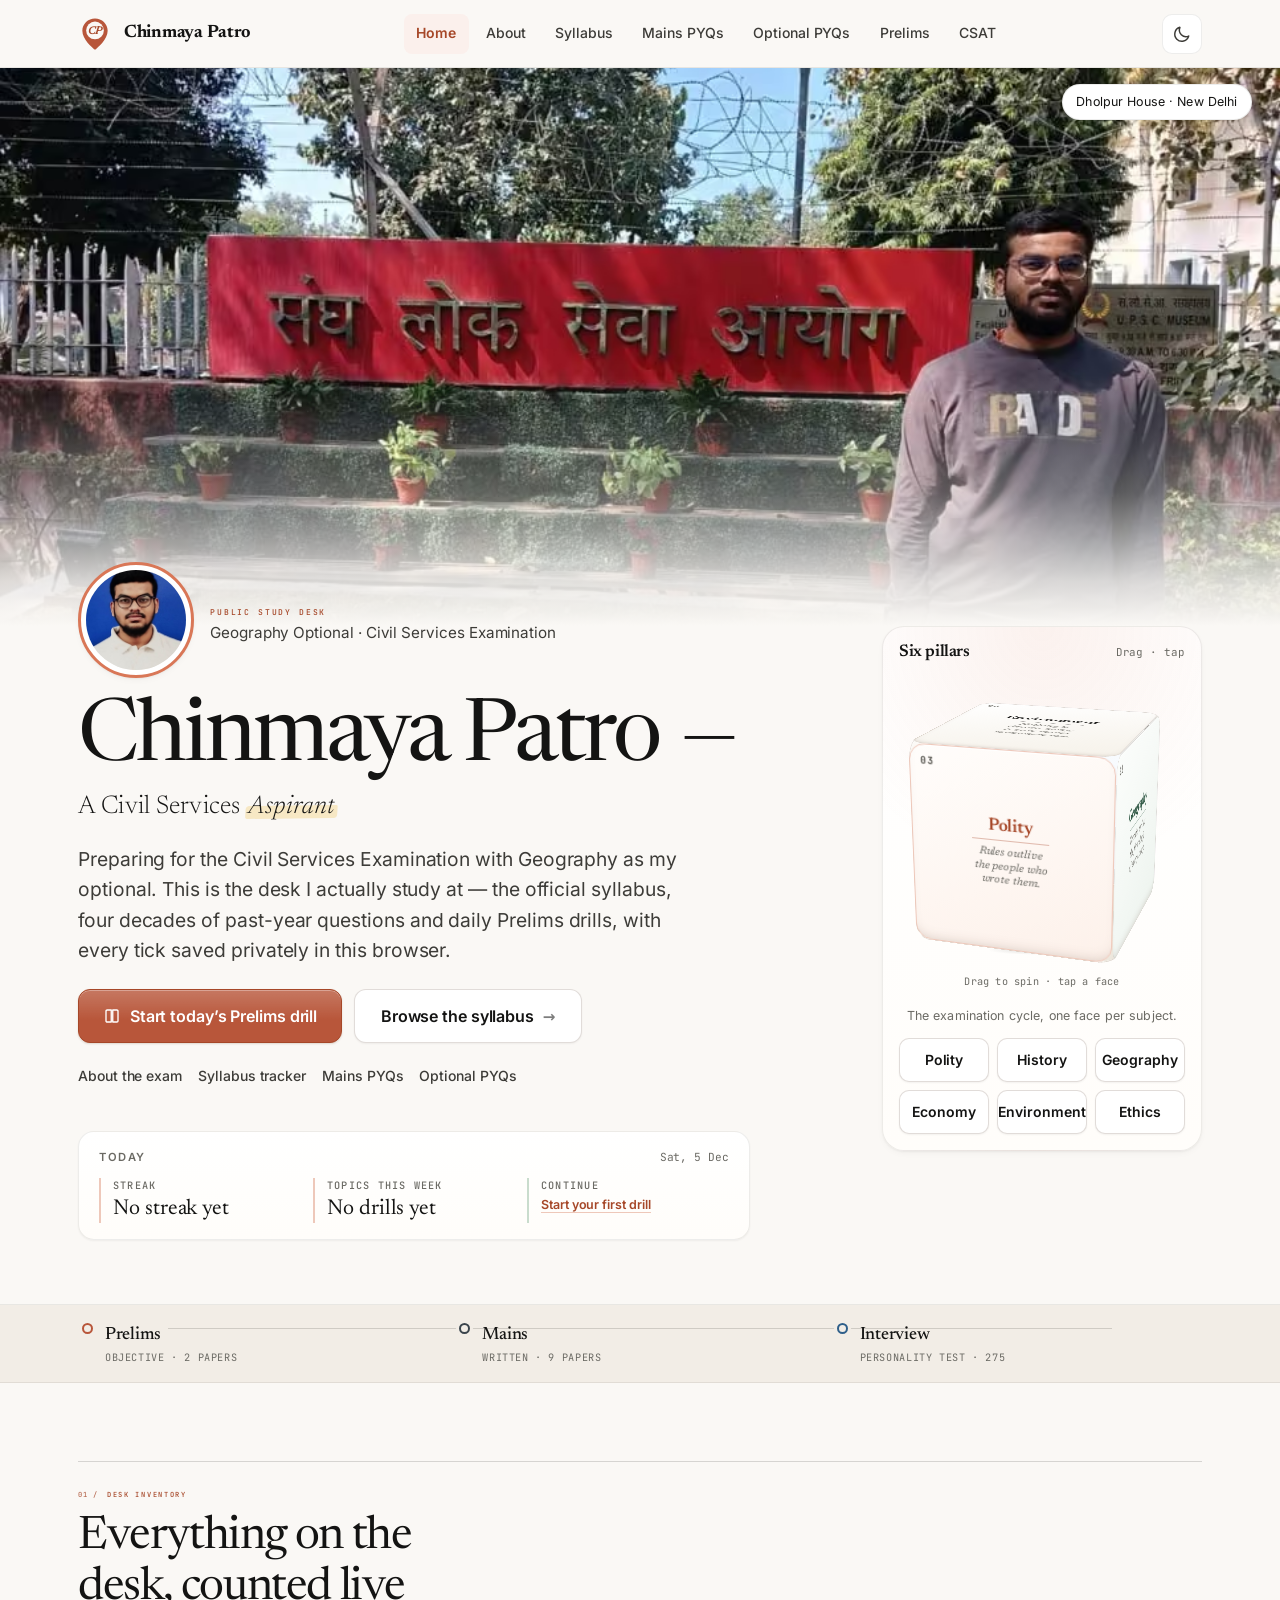
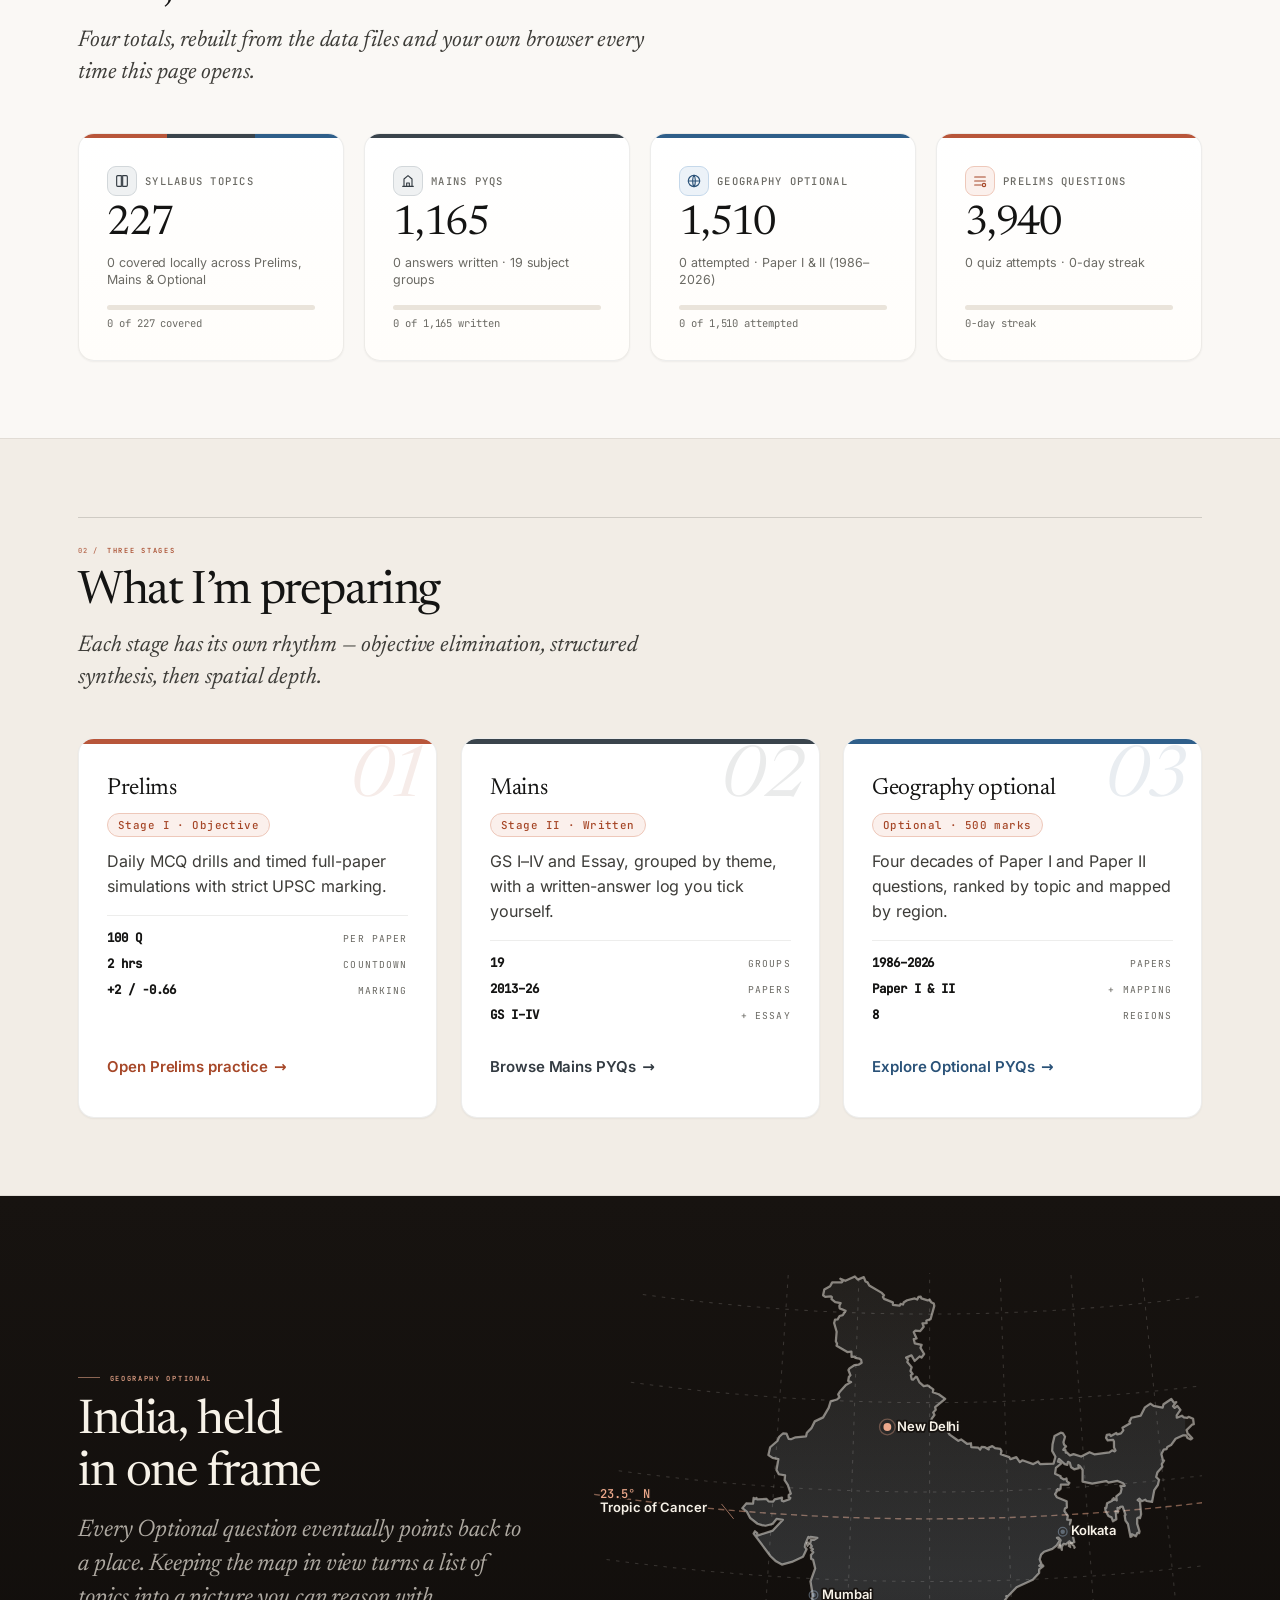
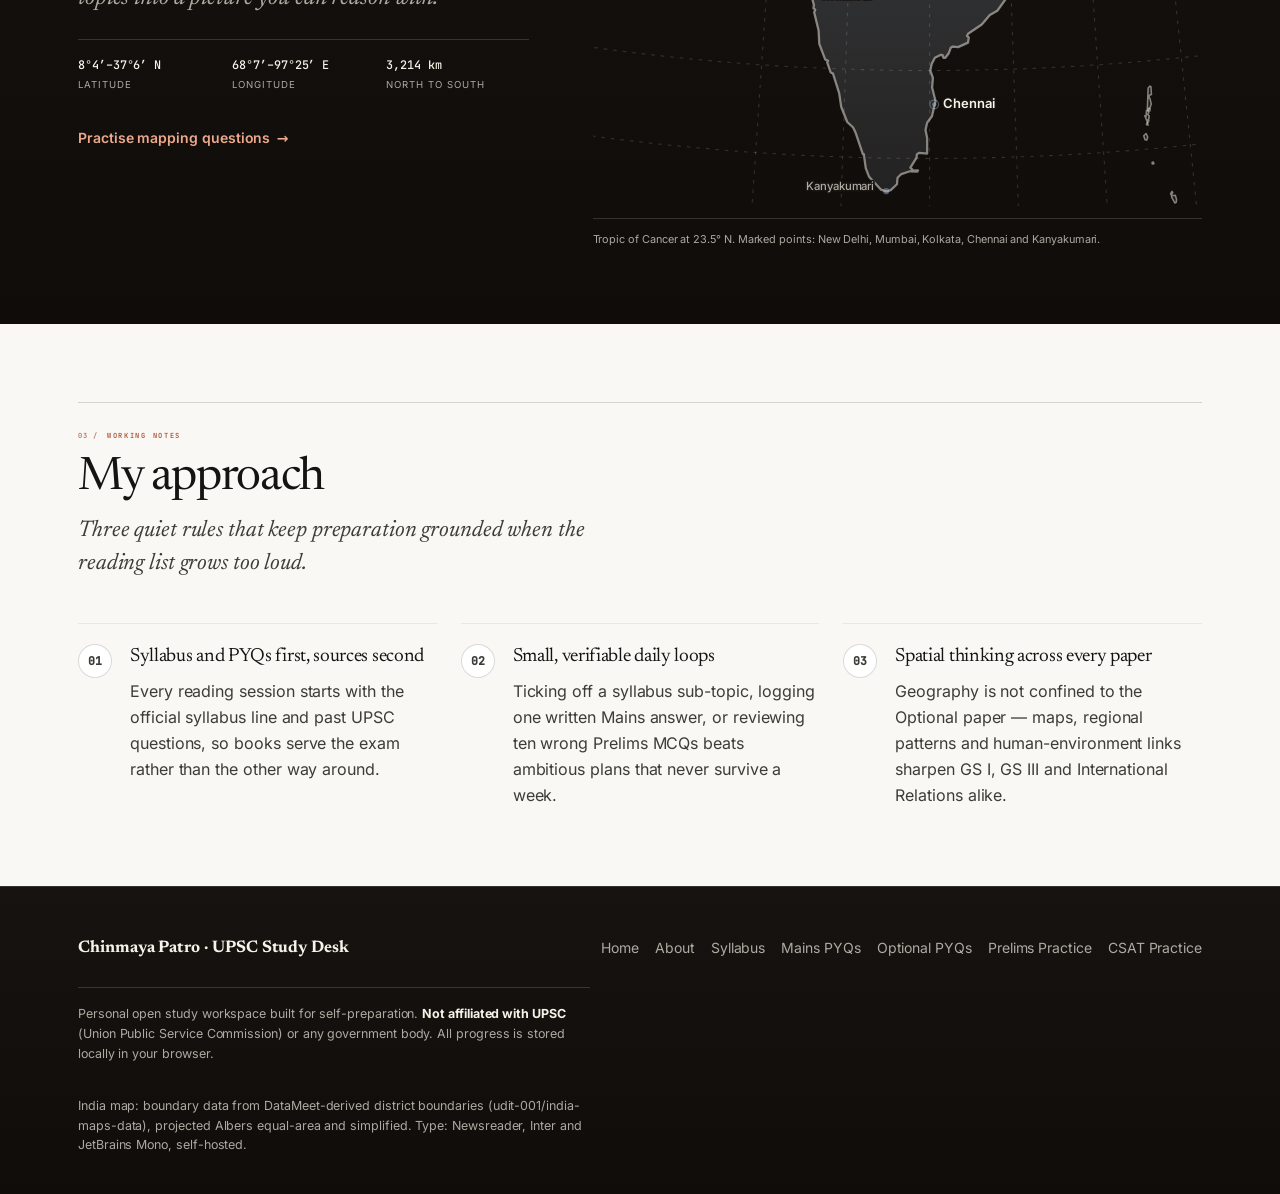
<file: index.html>
<!DOCTYPE html>
<html lang="en">
<head>
  <meta charset="UTF-8">
  <meta name="viewport" content="width=device-width, initial-scale=1.0">
  <meta name="description" content="Chinmaya Patro — UPSC Civil Services Aspirant (Geography Optional). Public study desk with interactive syllabus tracker, Mains PYQs, Geography Optional PYQs, and Prelims practice.">
  <title>Chinmaya Patro — UPSC Civil Services Aspirant</title>
  <link rel="icon" type="image/svg+xml" href="./assets/img/favicon.svg">
  <link rel="canonical" href="https://chinmayapatro456.github.io/ias/">
  <meta name="theme-color" content="#FAF8F5">
  <meta name="theme-color" content="#16130F" media="(prefers-color-scheme: dark)">
  <link rel="manifest" href="./manifest.json">
  <link rel="apple-touch-icon" href="./assets/img/icon-192.png">
  <meta property="og:type" content="website">
  <meta property="og:site_name" content="Chinmaya Patro · UPSC Study Desk">
  <meta property="og:title" content="Chinmaya Patro — UPSC Civil Services Aspirant">
  <meta property="og:description" content="Chinmaya Patro — UPSC Civil Services Aspirant (Geography Optional). Public study desk with interactive syllabus tracker, Mains PYQs, Geography Optional PYQs, and Prelims practice.">
  <meta property="og:url" content="https://chinmayapatro456.github.io/ias/">
  <meta property="og:image" content="https://chinmayapatro456.github.io/ias/assets/img/banner-share.webp">
  <meta property="og:image:type" content="image/webp">
  <meta property="og:image:width" content="1200">
  <meta property="og:image:height" content="630">
  <meta property="og:image:alt" content="Chinmaya Patro — UPSC Civil Services Study Desk, Geography Optional">
  <meta name="twitter:card" content="summary_large_image">
  <meta name="twitter:title" content="Chinmaya Patro — UPSC Civil Services Aspirant">
  <meta name="twitter:description" content="Chinmaya Patro — UPSC Civil Services Aspirant (Geography Optional). Public study desk with interactive syllabus tracker, Mains PYQs, Geography Optional PYQs, and Prelims practice.">
  <meta name="twitter:image" content="https://chinmayapatro456.github.io/ias/assets/img/banner-share.webp">

  <link rel="preload" href="./assets/fonts/newsreader-normal-latin.woff2" as="font" type="font/woff2" crossorigin>
  <link rel="preload" href="./assets/fonts/inter-normal-latin.woff2" as="font" type="font/woff2" crossorigin>
  <link rel="preload" href="./assets/img/banner-967.webp" as="image" fetchpriority="high">
  <script>
    /* Apply the saved theme before first paint. Light is the default. */
    try {
      if (localStorage.getItem('cp_theme') === 'dark') {
        document.documentElement.setAttribute('data-theme', 'dark');
        /* Keep the browser chrome dark from the first paint, not just after
           theme.js runs. Both metas are set, so the colour wins whatever the
           OS preference says. */
        var m = document.querySelectorAll('meta[name="theme-color"]');
        for (var i = 0; i < m.length; i++) m[i].setAttribute('content', '#16130F');
      }
    } catch (e) {}
  </script>
  <link rel="stylesheet" href="./assets/css/fonts.css?v=20261127z2">
  <link rel="stylesheet" href="./assets/css/tokens.css?v=20261127z2">
  <link rel="stylesheet" href="./assets/css/base.css?v=20261127z2">
  <link rel="stylesheet" href="./assets/css/home.css?v=20261127z2">
  <link rel="stylesheet" href="./assets/css/print.css?v=20261127z2" media="print">
</head>
<body class="page-home">
  <a class="skip-link" href="#main-content">Skip to main content</a>

  <header class="site-nav">
    <div class="container nav-inner">
      <a class="nav-brand" href="./index.html">
        <span class="nav-brand-mark" aria-hidden="true">
          <svg viewBox="0 0 40 40" focusable="false" aria-hidden="true">
            <path class="mark-pin" d="M20 1.8c-8.2 0-14.9 6.5-14.9 14.5 0 10.3 11.9 20 13.8 21.5a1.7 1.7 0 0 0 2.2 0C23 36.3 34.9 26.6 34.9 16.3 34.9 8.3 28.2 1.8 20 1.8Z"></path>
            <circle class="mark-disc" cx="20" cy="15.8" r="10.4"></circle>
            <text class="mark-text" x="20" y="20.2" text-anchor="middle">CP</text>
          </svg>
        </span>
        <span>Chinmaya Patro</span>
      </a>

      <nav aria-label="Primary navigation">
        <ul class="nav-links">
          <li><a class="nav-link" href="./index.html" aria-current="page">Home</a></li><li><a class="nav-link" href="./about/index.html">About</a></li>
          <li><a class="nav-link" href="./syllabus/index.html">Syllabus</a></li>
          <li><a class="nav-link" href="./mains-pyqs/index.html">Mains PYQs</a></li>
          <li><a class="nav-link" href="./optional-pyqs/index.html">Optional PYQs</a></li>
          <li><a class="nav-link" href="./prelims-practice/index.html">Prelims</a></li>
          <li><a class="nav-link" href="./csat-practice/index.html">CSAT</a></li>
        </ul>
      </nav>

      <div class="nav-actions">
        <button
          type="button"
          class="theme-toggle"
          data-theme-toggle
          aria-pressed="false"
          aria-label="Switch to dark theme"
          title="Switch to dark theme"
        >
          <svg class="theme-icon theme-icon-moon" viewBox="0 0 24 24" fill="none" stroke="currentColor" stroke-width="1.8" stroke-linecap="round" stroke-linejoin="round" aria-hidden="true">
            <path d="M20 14.5A8 8 0 0 1 9.5 4a8.5 8.5 0 1 0 10.5 10.5z"></path>
          </svg>
          <svg class="theme-icon theme-icon-sun" viewBox="0 0 24 24" fill="none" stroke="currentColor" stroke-width="1.8" stroke-linecap="round" stroke-linejoin="round" aria-hidden="true">
            <circle cx="12" cy="12" r="4"></circle>
            <path d="M12 2v2.5M12 19.5V22M2 12h2.5M19.5 12H22M4.9 4.9l1.8 1.8M17.3 17.3l1.8 1.8M19.1 4.9l-1.8 1.8M6.7 17.3l-1.8 1.8"></path>
          </svg>
        </button>

        <button
          type="button"
          class="nav-toggle"
          data-nav-toggle
          aria-expanded="false"
          aria-controls="mobile-nav-drawer"
          aria-label="Open navigation menu"
        >
          <svg data-icon-menu viewBox="0 0 24 24" fill="none" stroke="currentColor" stroke-width="2" stroke-linecap="round" aria-hidden="true">
            <line x1="4" y1="7" x2="20" y2="7"></line>
            <line x1="4" y1="12" x2="20" y2="12"></line>
            <line x1="4" y1="17" x2="20" y2="17"></line>
          </svg>
          <svg data-icon-close style="display:none" viewBox="0 0 24 24" fill="none" stroke="currentColor" stroke-width="2" stroke-linecap="round" aria-hidden="true">
            <line x1="6" y1="6" x2="18" y2="18"></line>
            <line x1="18" y1="6" x2="6" y2="18"></line>
          </svg>
        </button>
      </div>
    </div>
  </header>

  <div class="nav-backdrop" data-nav-backdrop></div>
  <nav id="mobile-nav-drawer" class="nav-drawer" data-nav-drawer aria-label="Mobile navigation" aria-hidden="true">
    <div class="nav-drawer-head">
      <span>Menu</span>
      <button type="button" class="nav-drawer-close" data-nav-close aria-label="Close navigation menu">
        <svg viewBox="0 0 24 24" width="20" height="20" fill="none" stroke="currentColor" stroke-width="2" stroke-linecap="round" aria-hidden="true">
          <line x1="6" y1="6" x2="18" y2="18"></line>
          <line x1="18" y1="6" x2="6" y2="18"></line>
        </svg>
      </button>
    </div>
    <ul class="nav-drawer-list">
      <li><a class="nav-link" href="./index.html" aria-current="page">Home</a></li><li><a class="nav-link" href="./about/index.html">About</a></li>
      <li><a class="nav-link" href="./syllabus/index.html">Syllabus</a></li>
      <li><a class="nav-link" href="./mains-pyqs/index.html">Mains PYQs</a></li>
      <li><a class="nav-link" href="./optional-pyqs/index.html">Optional PYQs</a></li>
      <li><a class="nav-link" href="./prelims-practice/index.html">Prelims Practice</a></li>
      <li><a class="nav-link" href="./csat-practice/index.html">CSAT Practice</a></li>
    </ul>
  </nav>

  <main id="main-content">
    <!-- Hero: gate photograph, then the editorial opening.
         H1 is the name only; the role lives in the eyebrow above it so the
         heading never runs past two lines on a 360px phone. -->
    <section class="hero" aria-labelledby="hero-title">
      <div class="hero-band">
        <picture>
          <source
            type="image/avif"
            srcset="./assets/img/banner-480.avif 480w, ./assets/img/banner-720.avif 720w, ./assets/img/banner-967.avif 967w"
            sizes="100vw"
          >
          <source
            type="image/webp"
            srcset="./assets/img/banner-480.webp 480w, ./assets/img/banner-720.webp 720w, ./assets/img/banner-967.webp 967w"
            sizes="100vw"
          >
          <img
            src="./assets/img/banner-967.webp"
            alt="Chinmaya Patro standing outside the Union Public Service Commission gate at Dholpur House, New Delhi"
            width="967"
            height="728"
            decoding="async"
            fetchpriority="high"
          >
        </picture>
        <span class="hero-band-tag">Dholpur House · New Delhi</span>
      </div>

      <div class="container hero-grid">
        <div class="hero-text">
          <div class="hero-identity">
            <div class="profile-ring">
              <img
                src="./assets/img/profile.webp"
                alt="Portrait of Chinmaya Patro"
                width="84"
                height="84"
                decoding="async"
              >
            </div>
            <div class="hero-identity-text">
              <p class="eyebrow hero-eyebrow">Public study desk</p>
              <p class="hero-subtitle">Geography Optional · Civil Services Examination</p>
            </div>
          </div>

          <h1 id="hero-title">Chinmaya Patro <span class="hero-h1-dash" aria-hidden="true">—</span></h1>

          <p class="hero-role">A Civil Services <span class="accent">Aspirant</span></p>

          <p class="lead hero-intro">
            Preparing for the Civil Services Examination with Geography as my optional.
            This is the desk I actually study at — the official syllabus, four decades of
            past-year questions and daily Prelims drills, with every tick saved privately
            in this browser.
          </p>

          <div class="hero-actions">
            <div class="hero-cta-row">
              <a class="btn btn-primary btn-lg hero-cta hero-cta--primary" href="./prelims-practice/index.html">
                <svg class="btn-icon" viewBox="0 0 24 24" fill="none" stroke="currentColor" stroke-width="1.8" stroke-linecap="round" stroke-linejoin="round" aria-hidden="true">
                  <path d="M4 5.5A1.5 1.5 0 0 1 5.5 4H11v16H5.5A1.5 1.5 0 0 1 4 18.5z"></path>
                  <path d="M20 5.5A1.5 1.5 0 0 0 18.5 4H13v16h5.5a1.5 1.5 0 0 0 1.5-1.5z"></path>
                </svg>
                <span>Start today’s Prelims drill</span>
              </a>
              <a class="btn btn-secondary btn-lg btn-arrow" href="./syllabus/index.html">Browse the syllabus</a>
            </div>
            <ul class="hero-links">
              <li><a class="hero-link" href="./about/index.html">About the exam</a></li>
              <li><a class="hero-link" href="./syllabus/index.html">Syllabus tracker</a></li>
              <li><a class="hero-link" href="./mains-pyqs/index.html">Mains PYQs</a></li>
              <li><a class="hero-link" href="./optional-pyqs/index.html">Optional PYQs</a></li>
            </ul>
          </div>

          <!-- Today strip — streak, topics this week, continue. Read from
               localStorage; each cell degrades to a prompt when empty. -->
          <section class="today-strip" aria-labelledby="today-heading" data-today>
            <div class="today-head">
              <h2 class="today-title" id="today-heading">Today</h2>
              <span class="today-date" data-today-date></span>
            </div>
            <dl class="today-grid">
              <div class="today-cell">
                <dt class="today-label">Streak</dt>
                <dd class="today-value" data-today-streak>—</dd>
              </div>
              <div class="today-cell">
                <dt class="today-label">Topics this week</dt>
                <dd class="today-value" data-today-topics>—</dd>
              </div>
              <div class="today-cell today-cell--continue">
                <dt class="today-label">Continue</dt>
                <dd class="today-value today-value--link">
                  <a class="today-continue" href="./prelims-practice/index.html" data-today-continue>Start your first drill</a>
                </dd>
              </div>
            </dl>
          </section>
        </div>

        <!-- Subject cube, now in its own panel instead of sitting on the photo -->
        <aside class="hero-aside cube-panel" aria-labelledby="cube-title">
          <div class="cube-panel-head">
            <h2 class="cube-panel-title" id="cube-title">Six pillars</h2>
            <span class="cube-panel-meta">Drag · tap</span>
          </div>
          <div class="cube-pedestal" data-cube>
            <div class="cube-stage" data-cube-stage>
              <div class="cube" data-cube-body>
              <button type="button" class="cube-face cube-face--front" data-cube-face="front"
                      data-href="./mains-pyqs/index.html?paper=GS%20Paper%20II"
                      aria-label="Polity — open Mains GS Paper II questions">
                <span class="cube-face-num" aria-hidden="true">03</span>
                <span class="cube-face-name">Polity</span>
                <span class="cube-face-rule" aria-hidden="true"></span>
                <span class="cube-face-line">Rules outlive the people who wrote them.</span>
              </button>
              <button type="button" class="cube-face cube-face--back" data-cube-face="back"
                      data-href="./mains-pyqs/index.html?paper=GS%20Paper%20I"
                      aria-label="History — open Mains GS Paper I questions">
                <span class="cube-face-num" aria-hidden="true">01</span>
                <span class="cube-face-name">History</span>
                <span class="cube-face-rule" aria-hidden="true"></span>
                <span class="cube-face-line">Every present is still arguing with its past.</span>
              </button>
              <button type="button" class="cube-face cube-face--right" data-cube-face="right"
                      data-href="./optional-pyqs/index.html"
                      aria-label="Geography — open Geography Optional questions">
                <span class="cube-face-num" aria-hidden="true">02</span>
                <span class="cube-face-name">Geography</span>
                <span class="cube-face-rule" aria-hidden="true"></span>
                <span class="cube-face-line">Terrain writes the first draft of every story.</span>
              </button>
              <button type="button" class="cube-face cube-face--left" data-cube-face="left"
                      data-href="./mains-pyqs/index.html?paper=GS%20Paper%20III"
                      aria-label="Economy — open Mains GS Paper III questions">
                <span class="cube-face-num" aria-hidden="true">04</span>
                <span class="cube-face-name">Economy</span>
                <span class="cube-face-rule" aria-hidden="true"></span>
                <span class="cube-face-line">Incentives move people further than intentions do.</span>
              </button>
              <button type="button" class="cube-face cube-face--top" data-cube-face="top"
                      data-href="./mains-pyqs/index.html?paper=GS%20Paper%20III"
                      aria-label="Environment — open Mains GS Paper III questions">
                <span class="cube-face-num" aria-hidden="true">06</span>
                <span class="cube-face-name">Environment</span>
                <span class="cube-face-rule" aria-hidden="true"></span>
                <span class="cube-face-line">Nothing is thrown away; it only moves somewhere else.</span>
              </button>
              <button type="button" class="cube-face cube-face--bottom" data-cube-face="bottom"
                      data-href="./mains-pyqs/index.html?paper=GS%20Paper%20IV"
                      aria-label="Ethics — open Mains GS Paper IV questions">
                <span class="cube-face-num" aria-hidden="true">05</span>
                <span class="cube-face-name">Ethics</span>
                <span class="cube-face-rule" aria-hidden="true"></span>
                <span class="cube-face-line">Right action is what you would defend out loud.</span>
              </button>
              </div>
            </div>
            <p class="cube-hint" aria-hidden="true">Drag to spin · tap a face</p>
          </div>
          <p class="cube-caption">The examination cycle, one face per subject.</p>

          <div class="cube-chips" role="group" aria-label="Jump to a subject">
            <a class="cube-chip" href="./mains-pyqs/index.html?paper=GS%20Paper%20II">Polity</a>
            <a class="cube-chip" href="./mains-pyqs/index.html?paper=GS%20Paper%20I">History</a>
            <a class="cube-chip" href="./optional-pyqs/index.html">Geography</a>
            <a class="cube-chip" href="./mains-pyqs/index.html?paper=GS%20Paper%20III">Economy</a>
            <a class="cube-chip" href="./mains-pyqs/index.html?paper=GS%20Paper%20III">Environment</a>
            <a class="cube-chip" href="./mains-pyqs/index.html?paper=GS%20Paper%20IV">Ethics</a>
          </div>
        </aside>
      </div>
    </section>

    <!-- Slim exam-timeline strip — a visual anchor between hero and inventory -->
    <section class="timeline-strip" aria-label="The examination cycle">
      <div class="container">
        <ol class="timeline">
          <li class="timeline-step timeline-step--prelims">
            <span class="timeline-dot" aria-hidden="true"></span>
            <span class="timeline-name">Prelims</span>
            <span class="timeline-meta">Objective · 2 papers</span>
          </li>
          <li class="timeline-step timeline-step--mains">
            <span class="timeline-dot" aria-hidden="true"></span>
            <span class="timeline-name">Mains</span>
            <span class="timeline-meta">Written · 9 papers</span>
          </li>
          <li class="timeline-step timeline-step--interview">
            <span class="timeline-dot" aria-hidden="true"></span>
            <span class="timeline-name">Interview</span>
            <span class="timeline-meta">Personality test · 275</span>
          </li>
        </ol>
      </div>
    </section>

    <!-- Desk inventory — one stage-coloured card per pillar -->
    <section class="section stats-section" aria-labelledby="stats-heading">
      <div class="container">
        <div class="section-head reveal">
          <span class="eyebrow">Desk inventory</span>
          <h2 id="stats-heading">Everything on the desk, counted live</h2>
          <p class="lead">Four totals, rebuilt from the data files and your own browser every time this page opens.</p>
        </div>

        <div class="stats-grid reveal">
          <article class="card stat-card stat-card--syllabus" data-stat="syllabus" data-state="loading">
            <span class="stat-band" aria-hidden="true"></span>
            <div class="stat-head">
              <span class="stat-icon" aria-hidden="true">
                <svg viewBox="0 0 24 24" fill="none" stroke="currentColor" stroke-width="1.7" stroke-linecap="round" stroke-linejoin="round"><path d="M4 5.5A1.5 1.5 0 0 1 5.5 4H11v16H5.5A1.5 1.5 0 0 1 4 18.5z"></path><path d="M20 5.5A1.5 1.5 0 0 0 18.5 4H13v16h5.5a1.5 1.5 0 0 0 1.5-1.5z"></path></svg>
              </span>
              <span class="stat-label">Syllabus topics</span>
            </div>
            <p class="stat-value" id="count-syllabus" data-counter data-target="0">—</p>
            <p class="stat-meta" id="meta-syllabus">Reading syllabus data…</p>
            <div class="stat-meter">
              <span class="meter" role="presentation"><span class="meter-fill" data-stat-meter></span></span>
              <span class="stat-meter-label" data-stat-meter-label>covered</span>
            </div>
            <div class="stat-skeleton" aria-hidden="true">
              <span class="skeleton skeleton--value"></span>
              <span class="skeleton skeleton--line"></span>
            </div>
          </article>
          <article class="card stat-card stat-card--mains" data-stat="mains" data-state="loading">
            <span class="stat-band" aria-hidden="true"></span>
            <div class="stat-head">
              <span class="stat-icon" aria-hidden="true">
                <svg viewBox="0 0 24 24" fill="none" stroke="currentColor" stroke-width="1.7" stroke-linecap="round" stroke-linejoin="round"><path d="M4 20h16M6 20V9l6-5 6 5v11M10 20v-5h4v5"></path></svg>
              </span>
              <span class="stat-label">Mains PYQs</span>
            </div>
            <p class="stat-value" id="count-mains" data-counter data-target="0">—</p>
            <p class="stat-meta" id="meta-mains">Reading Mains data…</p>
            <div class="stat-meter">
              <span class="meter" role="presentation"><span class="meter-fill" data-stat-meter></span></span>
              <span class="stat-meter-label" data-stat-meter-label>written</span>
            </div>
            <div class="stat-skeleton" aria-hidden="true">
              <span class="skeleton skeleton--value"></span>
              <span class="skeleton skeleton--line"></span>
            </div>
          </article>
          <article class="card stat-card stat-card--optional" data-stat="optional" data-state="loading">
            <span class="stat-band" aria-hidden="true"></span>
            <div class="stat-head">
              <span class="stat-icon" aria-hidden="true">
                <svg viewBox="0 0 24 24" fill="none" stroke="currentColor" stroke-width="1.7" stroke-linecap="round" stroke-linejoin="round"><circle cx="12" cy="12" r="8.5"></circle><path d="M3.5 12h17M12 3.5c2.6 2.4 2.6 14.6 0 17M12 3.5c-2.6 2.4-2.6 14.6 0 17"></path></svg>
              </span>
              <span class="stat-label">Geography optional</span>
            </div>
            <p class="stat-value" id="count-optional" data-counter data-target="0">—</p>
            <p class="stat-meta" id="meta-optional">Reading Optional data…</p>
            <div class="stat-meter">
              <span class="meter" role="presentation"><span class="meter-fill" data-stat-meter></span></span>
              <span class="stat-meter-label" data-stat-meter-label>attempted</span>
            </div>
            <div class="stat-skeleton" aria-hidden="true">
              <span class="skeleton skeleton--value"></span>
              <span class="skeleton skeleton--line"></span>
            </div>
          </article>
          <article class="card stat-card stat-card--prelims" data-stat="prelims" data-state="loading">
            <span class="stat-band" aria-hidden="true"></span>
            <div class="stat-head">
              <span class="stat-icon" aria-hidden="true">
                <svg viewBox="0 0 24 24" fill="none" stroke="currentColor" stroke-width="1.7" stroke-linecap="round" stroke-linejoin="round"><path d="M4 6h16M4 12h16M4 18h10"></path><circle cx="18" cy="18" r="2.5"></circle></svg>
              </span>
              <span class="stat-label">Prelims questions</span>
            </div>
            <p class="stat-value" id="count-prelims" data-counter data-target="0">—</p>
            <p class="stat-meta" id="meta-prelims">Reading Prelims data…</p>
            <div class="stat-meter">
              <span class="meter" role="presentation"><span class="meter-fill" data-stat-meter></span></span>
              <span class="stat-meter-label" data-stat-meter-label>streak</span>
            </div>
            <div class="stat-skeleton" aria-hidden="true">
              <span class="skeleton skeleton--value"></span>
              <span class="skeleton skeleton--line"></span>
            </div>
          </article>
        </div>
      </div>
    </section>

    <!-- Three stages: one sentence and three micro-stats each -->
    <section class="section section--subtle" aria-labelledby="preparing-heading">
      <div class="container">
        <div class="section-head reveal">
          <span class="eyebrow">Three stages</span>
          <h2 id="preparing-heading">What I’m preparing</h2>
          <p class="lead">Each stage has its own rhythm — objective elimination, structured synthesis, then spatial depth.</p>
        </div>

        <div class="trio-grid">
          <article class="card card--interactive tilt-card prep-card prep-card--prelims reveal pressable" data-tilt data-tilt-max="5">
            <span class="prep-band" aria-hidden="true"></span>
            <span class="prep-num" aria-hidden="true">01</span>
            <div class="prep-top">
              <h3>Prelims</h3>
              <span class="tag tag--stage">Stage I · Objective</span>
            </div>
            <p>Daily MCQ drills and timed full-paper simulations with strict UPSC marking.</p>
            <ul class="prep-stats">
              <li><span class="prep-stat-value">100 Q</span><span class="prep-stat-label">per paper</span></li>
              <li><span class="prep-stat-value">2 hrs</span><span class="prep-stat-label">countdown</span></li>
              <li><span class="prep-stat-value">+2 / −0.66</span><span class="prep-stat-label">marking</span></li>
            </ul>
            <div class="prep-card-foot">
              <a class="prep-link" href="./prelims-practice/index.html">Open Prelims practice <span aria-hidden="true">→</span></a>
            </div>
          </article>

          <article class="card card--interactive tilt-card prep-card prep-card--mains reveal pressable" data-tilt data-tilt-max="5">
            <span class="prep-band" aria-hidden="true"></span>
            <span class="prep-num" aria-hidden="true">02</span>
            <div class="prep-top">
              <h3>Mains</h3>
              <span class="tag tag--stage">Stage II · Written</span>
            </div>
            <p>GS I–IV and Essay, grouped by theme, with a written-answer log you tick yourself.</p>
            <ul class="prep-stats">
              <li><span class="prep-stat-value">19</span><span class="prep-stat-label">groups</span></li>
              <li><span class="prep-stat-value">2013–26</span><span class="prep-stat-label">papers</span></li>
              <li><span class="prep-stat-value">GS I–IV</span><span class="prep-stat-label">+ essay</span></li>
            </ul>
            <div class="prep-card-foot">
              <a class="prep-link" href="./mains-pyqs/index.html">Browse Mains PYQs <span aria-hidden="true">→</span></a>
            </div>
          </article>

          <article class="card card--interactive tilt-card prep-card prep-card--optional reveal pressable" data-tilt data-tilt-max="5">
            <span class="prep-band" aria-hidden="true"></span>
            <span class="prep-num" aria-hidden="true">03</span>
            <div class="prep-top">
              <h3>Geography optional</h3>
              <span class="tag tag--stage">Optional · 500 marks</span>
            </div>
            <p>Four decades of Paper I and Paper II questions, ranked by topic and mapped by region.</p>
            <ul class="prep-stats">
              <li><span class="prep-stat-value">1986–2026</span><span class="prep-stat-label">papers</span></li>
              <li><span class="prep-stat-value">Paper I &amp; II</span><span class="prep-stat-label">+ mapping</span></li>
              <li><span class="prep-stat-value">8</span><span class="prep-stat-label">regions</span></li>
            </ul>
            <div class="prep-card-foot">
              <a class="prep-link" href="./optional-pyqs/index.html">Explore Optional PYQs <span aria-hidden="true">→</span></a>
            </div>
          </article>
        </div>
      </div>
    </section>

    <!-- Strong-contrast band: the map, larger, with a faint Optional wash -->
    <section class="band band--map" aria-labelledby="map-heading">
      <div class="container band-grid">
        <div class="band-copy reveal">
          <span class="eyebrow">Geography optional</span>
          <h2 id="map-heading">India, held in one frame</h2>
          <p class="lead">
            Every Optional question eventually points back to a place. Keeping the map in
            view turns a list of topics into a picture you can reason with.
          </p>
          <ul class="band-facts">
            <li><span class="band-fact-value">8°4′–37°6′ N</span><span class="band-fact-label">Latitude</span></li>
            <li><span class="band-fact-value">68°7′–97°25′ E</span><span class="band-fact-label">Longitude</span></li>
            <li><span class="band-fact-value">3,214 km</span><span class="band-fact-label">North to south</span></li>
          </ul>
          <a class="band-link" href="./optional-pyqs/index.html">Practise mapping questions <span aria-hidden="true">→</span></a>
        </div>

        <figure class="band-map reveal">
<svg
              class="india-svg"
              viewBox="-172 -4 702.0 614.4"
              xmlns="http://www.w3.org/2000/svg"
              role="img"
              aria-labelledby="india-map-title india-map-desc"
              data-draw-svg
            >
              <title id="india-map-title">Outline map of India</title>
              <desc id="india-map-desc">Simplified outline of India including Jammu and Kashmir, Ladakh, Arunachal Pradesh, the Andaman and Nicobar Islands and Lakshadweep, with a latitude and longitude graticule, the Tropic of Cancer, and New Delhi, Mumbai, Kolkata, Chennai and Kanyakumari marked.</desc>
              <defs>
                <clipPath id="india-zone-clip">
                  <use href="#india-mainland"></use>
                </clipPath>
                <linearGradient id="india-zone-wash" x1="0" y1="0" x2="0" y2="1">
                  <stop offset="0%" stop-color="var(--band-zone)" stop-opacity="0.15"></stop>
                  <stop offset="55%" stop-color="var(--band-zone)" stop-opacity="0.85"></stop>
                  <stop offset="100%" stop-color="var(--band-zone)" stop-opacity="0.35"></stop>
                </linearGradient>
              </defs>


              <!-- Graticule — Albers equal-area projection, 12°N/35°N standard parallels -->
              <g class="india-grid" aria-hidden="true">
                <path d="M-184.1 527.8 -144.4 533.0 -104.5 537.6 -64.6 541.7 -24.7 545.3 15.3 548.3 55.4 550.8 95.4 552.7 135.5 554.0 175.6 554.9 215.7 555.1 255.8 554.9 295.9 554.0 336.0 552.7 376.1 550.8 416.1 548.3 456.1 545.3 496.1 541.7 536.0 537.6 575.8 533.0 615.6 527.8" />
                <path d="M-170.4 427.5 -132.0 432.5 -93.5 437.0 -55.0 441.0 -16.4 444.4 22.2 447.3 60.9 449.7 99.6 451.5 138.3 452.8 177.0 453.6 215.7 453.9 254.4 453.6 293.2 452.8 331.9 451.5 370.6 449.7 409.2 447.3 447.8 444.4 486.4 441.0 524.9 437.0 563.4 432.5 601.8 427.5" />
                <path d="M-156.4 326.0 -119.4 330.8 -82.3 335.1 -45.2 338.9 -8.0 342.2 29.2 345.0 66.5 347.3 103.8 349.1 141.1 350.4 178.4 351.1 215.7 351.4 253.0 351.1 290.4 350.4 327.7 349.1 365.0 347.3 402.2 345.0 439.5 342.2 476.6 338.9 513.8 335.1 550.9 330.8 587.9 326.0" />
                <path d="M-142.4 223.8 -106.8 228.4 -71.1 232.6 -35.4 236.3 0.4 239.4 36.2 242.1 72.1 244.3 108.0 246.0 143.9 247.3 179.8 248.0 215.7 248.3 251.6 248.0 287.6 247.3 323.5 246.0 359.3 244.3 395.2 242.1 431.0 239.4 466.8 236.3 502.5 232.6 538.2 228.4 573.9 223.8" />
                <path d="M-128.4 121.8 -94.2 126.3 -59.9 130.3 -25.6 133.8 8.8 136.8 43.2 139.4 77.7 141.5 112.2 143.2 146.7 144.4 181.2 145.1 215.7 145.3 250.2 145.1 284.7 144.4 319.2 143.2 353.7 141.5 388.2 139.4 422.6 136.8 457.0 133.8 491.3 130.3 525.6 126.3 559.9 121.8" />
                <path d="M-114.6 20.8 -81.7 25.1 -48.8 28.9 -15.8 32.3 17.2 35.2 50.2 37.7 83.3 39.8 116.4 41.3 149.5 42.5 182.6 43.1 215.7 43.4 248.8 43.1 282.0 42.5 315.1 41.3 348.2 39.8 381.2 37.7 414.3 35.2 447.3 32.3 480.2 28.9 513.1 25.1 546.0 20.8" />
                <path d="M9.9 627.8 11.2 608.0 12.6 588.2 14.0 568.3 15.3 548.3 16.7 528.2 18.1 508.1 19.4 487.9 20.8 467.6 22.2 447.3 23.6 426.9 25.0 406.5 26.4 386.0 27.8 365.5 29.2 345.0 30.6 324.5 32.0 303.9 33.4 283.3 34.8 262.7 36.2 242.1 37.6 221.6 39.0 201.0 40.4 180.4 41.8 159.9 43.2 139.4 44.6 119.0 46.0 98.6 47.4 78.2 48.8 57.9 50.2 37.7 51.6 17.6 52.9 -2.5 54.3 -22.4" />
                <path d="M112.7 633.1 113.4 613.3 114.1 593.4 114.8 573.5 115.5 553.4 116.1 533.3 116.8 513.1 117.5 492.9 118.2 472.6 118.9 452.2 119.6 431.8 120.3 411.4 121.0 390.9 121.7 370.3 122.4 349.8 123.1 329.2 123.8 308.6 124.5 288.0 125.2 267.3 125.9 246.7 126.6 226.1 127.3 205.5 128.0 184.9 128.7 164.4 129.4 143.8 130.1 123.3 130.8 102.9 131.5 82.5 132.2 62.2 132.9 42.0 133.6 21.8 134.3 1.7 135.0 -18.3" />
                <path d="M215.7 634.8 215.7 615.0 215.7 595.1 215.7 575.2 215.7 555.1 215.7 535.0 215.7 514.8 215.7 494.6 215.7 474.3 215.7 453.9 215.7 433.5 215.7 413.0 215.7 392.5 215.7 371.9 215.7 351.4 215.7 330.8 215.7 310.2 215.7 289.5 215.7 268.9 215.7 248.3 215.7 227.6 215.7 207.0 215.7 186.4 215.7 165.8 215.7 145.3 215.7 124.8 215.7 104.4 215.7 84.0 215.7 63.6 215.7 43.4 215.7 23.2 215.7 3.1 215.7 -16.9" />
                <path d="M318.7 633.1 318.0 613.3 317.3 593.4 316.7 573.5 316.0 553.4 315.3 533.3 314.6 513.1 313.9 492.9 313.2 472.6 312.5 452.2 311.8 431.8 311.1 411.4 310.4 390.9 309.7 370.3 309.0 349.8 308.3 329.2 307.6 308.6 306.9 288.0 306.2 267.3 305.5 246.7 304.8 226.1 304.1 205.5 303.4 184.9 302.7 164.4 302.0 143.8 301.3 123.3 300.6 102.9 299.9 82.5 299.2 62.2 298.5 42.0 297.8 21.8 297.2 1.7 296.5 -18.3" />
                <path d="M421.5 627.8 420.2 608.0 418.8 588.2 417.5 568.3 416.1 548.3 414.7 528.2 413.4 508.1 412.0 487.9 410.6 467.6 409.2 447.3 407.8 426.9 406.4 406.5 405.0 386.0 403.6 365.5 402.2 345.0 400.8 324.5 399.4 303.9 398.0 283.3 396.6 262.7 395.2 242.1 393.8 221.6 392.4 201.0 391.0 180.4 389.6 159.9 388.2 139.4 386.8 119.0 385.4 98.6 384.0 78.2 382.6 57.9 381.2 37.7 379.9 17.6 378.5 -2.5 377.1 -22.4" />
                <path d="M524.2 619.0 522.1 599.3 520.1 579.6 518.1 559.7 516.0 539.8 514.0 519.8 511.9 499.7 509.8 479.5 507.8 459.3 505.7 439.0 503.6 418.7 501.5 398.4 499.4 378.0 497.3 357.5 495.2 337.1 493.1 316.6 491.0 296.1 488.9 275.5 486.8 255.0 484.7 234.5 482.6 214.0 480.5 193.5 478.4 173.0 476.3 152.5 474.2 132.1 472.1 111.7 470.0 91.3 467.9 71.1 465.8 50.8 463.8 30.7 461.7 10.6 459.6 -9.4 457.6 -29.3" />
              </g>

              <!-- Tropic of Cancer, 23.5° N, labelled in the open Arabian Sea -->
              <path class="india-tropic" d="M-182.6 249.3 -146.6 254.5 -110.6 259.2 -74.5 263.4 -38.3 267.1 -2.1 270.3 34.1 273.0 70.4 275.2 106.7 277.0 143.0 278.2 179.4 279.0 215.7 279.2 252.1 279.0 288.4 278.2 324.7 277.0 361.0 275.2 397.3 273.0 433.6 270.3 469.8 267.1 505.9 263.4 542.0 259.2 578.1 254.5" aria-hidden="true"></path>
              
              <line class="india-leader" x1="-24" y1="262" x2="-10" y2="279.2" aria-hidden="true"></line>
              <text class="india-tropic-label india-tropic-label--value" x="-164" y="255">23.5° N</text>
              <text class="india-tropic-label" x="-164" y="271">Tropic of Cancer</text>

              <!-- Mainland outline (vetted boundary dataset — see CHANGELOG.md) -->
              <path id="india-mainland" class="india-outline" data-draw-path d="M159.5 591.0 146.0 576.3 142.2 566.5 139.9 550.3 138.9 550.4 130.3 525.2 127.6 519.5 120.8 513.1 113.9 495.9 111.5 479.8 104.4 457.4 101.7 456.0 97.6 444.2 98.7 442.6 95.5 441.2 88.6 423.2 87.8 407.7 82.7 386.7 84.0 383.9 81.9 382.0 82.4 378.2 80.3 370.6 81.2 367.7 78.5 351.3 83.9 336.3 81.5 326.2 79.2 325.3 79.0 320.8 81.7 317.7 79.5 315.4 81.2 314.1 78.4 312.2 79.9 310.7 78.0 307.8 79.3 303.0 82.7 303.3 86.4 301.0 78.5 300.0 77.4 301.3 76.0 300.0 72.4 308.6 72.0 311.5 74.0 314.2 69.9 322.8 57.0 328.8 45.5 331.8 38.7 328.1 32.5 322.2 13.0 296.1 14.5 293.5 17.2 295.6 17.3 298.4 35.1 292.7 46.7 280.3 39.4 279.3 34.8 285.1 26.7 287.1 22.5 286.4 17.4 284.8 8.8 278.0 5.4 271.2 0.0 266.8 4.8 261.2 12.3 261.7 13.0 255.0 14.4 256.3 16.3 255.1 17.2 256.8 27.9 256.2 30.2 258.9 35.5 259.2 37.2 256.8 45.7 254.7 45.5 258.2 47.2 259.0 54.2 256.6 55.3 255.0 53.4 254.7 53.4 251.6 55.8 250.1 52.3 240.1 48.7 234.7 49.2 229.0 42.0 227.8 39.3 222.9 41.5 210.4 34.8 209.0 30.0 205.7 32.0 196.7 40.3 189.5 42.5 184.6 47.0 180.6 50.8 180.9 53.4 187.0 55.9 187.4 61.3 185.2 73.3 184.2 74.3 180.0 79.5 174.7 83.4 166.9 93.0 162.3 99.4 151.4 101.7 143.8 108.9 141.7 111.8 139.2 110.4 135.7 112.0 133.2 119.2 125.1 125.2 121.7 121.9 120.3 122.7 115.6 124.5 113.8 122.2 107.9 123.4 105.9 129.4 102.0 133.8 101.6 137.4 99.4 136.8 96.0 134.6 94.5 130.2 93.8 129.3 92.2 125.8 92.7 125.6 86.6 120.9 87.1 108.5 79.8 109.1 77.4 107.7 74.6 108.6 63.7 105.7 53.6 106.8 49.6 109.7 49.4 112.0 45.5 115.6 44.5 118.9 39.5 112.1 36.8 111.7 33.9 113.2 30.6 107.0 29.5 102.7 26.2 103.1 23.8 102.1 22.9 95.5 23.6 93.0 21.7 94.4 14.9 101.1 11.3 103.5 6.8 114.6 6.7 115.6 5.3 112.9 2.6 118.7 5.0 129.6 0.0 132.9 3.6 139.9 0.8 141.9 5.8 144.2 6.8 146.2 10.4 160.7 18.9 163.2 21.7 161.9 23.5 163.3 25.8 173.4 29.8 173.4 32.6 181.1 33.7 182.2 31.6 185.0 32.3 186.0 29.7 189.8 27.4 198.6 25.3 201.4 26.5 202.8 23.6 205.5 23.3 206.2 25.3 213.6 27.6 215.7 26.5 217.5 29.6 220.5 31.1 221.1 33.9 216.8 49.2 212.0 50.9 212.3 53.8 207.5 54.0 208.9 57.9 204.9 62.9 199.4 62.5 197.4 64.1 200.7 71.4 197.5 72.2 198.7 77.1 206.5 78.7 205.2 82.2 209.4 89.3 206.4 93.5 204.2 92.2 198.5 97.4 194.8 90.9 188.6 93.5 190.9 95.8 190.0 98.5 195.0 104.4 193.7 108.9 196.1 112.3 194.1 113.7 195.1 118.5 196.6 118.9 199.9 115.4 201.0 115.9 204.1 122.0 208.9 126.2 213.4 125.4 220.0 130.0 219.4 133.3 226.2 135.6 233.7 140.9 222.1 150.6 222.8 153.6 219.9 156.7 221.3 159.6 218.2 163.7 216.8 169.2 221.2 173.5 225.4 172.2 236.9 179.0 238.8 182.2 248.8 189.2 252.0 187.7 258.8 192.7 263.3 192.1 263.8 196.5 271.9 197.1 273.8 199.4 275.5 196.4 279.4 196.6 283.8 199.2 283.2 197.3 287.9 195.4 291.1 197.8 297.2 198.7 298.5 201.1 297.7 204.7 307.6 208.1 308.8 210.4 315.6 208.1 319.6 213.8 322.6 211.7 335.1 216.1 340.6 213.1 342.9 216.2 358.4 215.6 360.6 207.7 356.8 200.9 357.3 193.3 359.6 183.6 366.7 179.9 369.1 180.3 371.7 184.6 369.9 190.8 370.6 193.8 372.9 195.6 369.7 199.6 372.2 200.0 372.5 203.0 373.3 202.3 377.3 206.0 381.5 204.7 390.2 207.4 399.9 202.4 405.4 204.8 422.7 202.6 425.9 200.2 428.9 201.4 429.8 200.4 428.1 197.0 428.0 190.0 427.1 188.3 420.8 188.9 418.9 185.9 419.8 182.4 423.2 182.0 424.4 183.7 430.7 180.3 431.8 181.9 436.1 180.7 438.8 177.2 437.8 174.2 446.7 169.0 445.8 167.2 448.2 162.7 458.9 160.2 463.7 150.7 470.0 146.4 473.7 149.0 484.1 151.0 485.1 147.2 494.1 141.1 497.3 145.5 499.8 144.7 496.1 149.4 498.0 151.4 501.0 149.1 504.6 153.7 500.3 160.0 500.4 162.7 506.3 160.4 508.6 162.2 512.4 162.8 513.9 161.6 519.2 163.9 520.0 170.2 517.9 170.7 511.7 177.0 512.8 180.5 518.2 186.4 516.5 187.6 512.7 186.0 511.2 182.9 507.9 182.9 499.1 186.9 493.8 194.2 489.6 196.3 488.6 198.9 485.3 199.5 482.7 204.6 484.4 211.5 485.7 212.1 483.1 216.2 483.8 219.2 478.0 225.9 476.7 230.9 480.0 234.2 478.6 240.2 474.5 246.0 471.9 259.7 465.5 258.6 464.1 257.1 460.0 258.8 457.4 256.0 455.3 257.6 458.0 259.3 459.3 273.8 458.0 278.4 456.0 277.6 454.8 278.7 454.8 284.9 457.5 293.5 457.0 295.6 455.0 295.4 453.3 299.3 448.7 296.9 448.6 299.2 447.1 300.0 444.1 285.1 441.3 281.3 440.3 275.2 441.3 274.5 438.0 265.2 435.3 265.3 434.4 267.3 432.1 266.5 432.6 271.9 430.0 270.3 430.8 279.6 426.8 281.9 425.2 277.5 421.6 275.9 418.2 269.5 417.9 266.5 419.2 266.6 420.1 261.1 425.9 258.4 426.2 256.7 428.1 257.4 427.7 255.3 431.2 257.9 430.7 253.2 435.7 249.2 436.8 244.4 435.4 241.2 440.5 241.1 438.6 238.2 432.2 235.5 421.7 237.4 419.1 235.6 403.0 238.6 391.8 236.2 391.9 222.8 388.8 218.4 387.0 217.3 387.5 220.7 382.2 222.1 378.6 219.7 377.2 214.6 375.1 213.5 374.3 216.9 371.3 216.2 364.6 210.1 363.6 213.2 366.3 213.8 367.0 215.7 361.2 220.5 360.2 227.1 366.7 230.2 366.6 231.6 370.4 233.8 373.3 232.7 373.9 236.0 376.7 237.7 375.4 239.7 366.9 239.8 366.5 244.6 364.5 246.3 363.4 244.9 362.0 246.0 362.6 247.0 360.2 250.7 362.3 254.3 373.6 258.9 373.8 266.0 371.6 267.2 371.0 270.3 374.9 275.6 374.2 280.0 378.5 280.3 377.3 285.3 379.4 287.7 378.5 289.6 382.4 306.0 378.5 306.8 376.7 305.0 372.7 308.6 370.0 307.9 367.9 311.5 368.0 315.0 365.4 306.9 366.6 303.8 363.9 300.7 362.4 301.1 366.0 303.8 362.1 309.7 357.1 313.7 347.6 317.1 344.1 320.4 342.5 325.9 344.9 332.0 343.1 332.3 342.0 333.3 346.0 332.4 346.7 333.5 341.9 337.4 341.8 341.6 334.6 349.2 315.9 358.0 305.3 368.9 304.0 368.1 305.2 369.0 293.7 385.0 285.1 390.0 275.8 400.9 260.0 411.5 258.7 414.0 260.8 415.6 260.0 421.7 248.6 426.9 242.4 426.3 240.0 427.7 237.8 433.9 233.8 439.2 231.7 439.4 230.6 436.1 228.8 435.8 221.8 439.1 218.1 446.4 216.5 453.7 219.5 462.3 218.6 473.4 222.5 489.0 218.4 506.5 212.9 513.8 211.0 522.4 212.9 531.5 212.9 549.5 203.5 548.7 201.0 550.5 200.7 554.1 193.6 565.7 196.9 569.1 202.3 568.9 201.7 570.2 193.0 569.9 183.1 573.1 178.8 577.3 178.1 584.9 170.9 591.6 166.1 593.2 159.5 591.0Z"></path>

              <!-- Islands at their true positions -->
              <path class="india-island" d="M74.8 586.4 74.6 586.5 74.1 586.3 74.8 586.4Z"></path>
              <path class="india-island" d="M75.0 310.7 74.0 307.1 75.6 305.9 76.7 308.1 75.0 310.7Z"></path>
              <path class="india-island" d="M365.4 312.7 363.7 312.5 364.8 309.3 366.0 309.6 365.4 312.7Z"></path>
              <path class="india-island" d="M378.0 312.1 375.7 310.5 376.0 307.3 377.1 308.0 378.0 312.1Z"></path>
              <path class="india-island" d="M498.7 597.6 500.1 602.5 499.7 605.7 498.1 606.4 494.3 599.5 494.8 598.2 498.7 597.6Z"></path>
              <path class="india-island" d="M494.8 593.1 495.8 594.4 493.9 597.2 493.2 595.9 494.8 593.1Z"></path>
              <path class="india-island" d="M472.2 561.5 471.9 559.7 473.3 559.2 474.1 561.1 472.2 561.5Z"></path>
              <path class="india-island" d="M466.9 530.6 465.8 534.0 463.8 533.5 462.3 529.0 465.0 526.4 466.9 530.6Z"></path>
              <path class="india-island" d="M467.5 516.6 465.4 516.2 466.3 513.9 467.5 516.6Z"></path>
              <path class="india-island" d="M466.8 514.0 463.5 506.0 464.9 507.2 465.5 499.7 467.4 500.3 468.1 502.8 466.8 504.5 468.6 506.1 468.2 509.9 466.4 511.0 468.3 511.7 466.8 514.0Z"></path>
              <path class="india-island" d="M467.0 498.9 469.5 497.6 469.4 500.5 467.7 500.2 467.0 498.9Z"></path>
              <path class="india-island" d="M466.5 497.9 467.4 473.9 469.5 471.7 470.6 472.5 471.2 481.5 468.9 482.3 468.1 485.5 469.4 485.7 471.0 492.5 469.4 497.0 466.5 497.9Z"></path>
              <path class="india-island" d="M382.3 313.0 381.6 309.6 383.2 312.1 382.3 313.0Z"></path>
              <path class="india-island" d="M379.0 307.0 380.1 306.9 380.4 309.9 377.9 306.8 379.0 307.0Z"></path>


              <!-- Faint Optional-zone wash, clipped to the mainland outline -->
              <rect class="india-zone-wash" x="-190" y="-10" width="700" height="640"
                    clip-path="url(#india-zone-clip)" aria-hidden="true"></rect>

              <!-- Pulsing study points (positions from the repo's Albers projection) -->
              <g class="india-pulse" aria-hidden="true">
                <circle class="india-pulse-ring" cx="82.0" cy="367.0" r="5"></circle>
                <circle class="india-pulse-core" cx="82.0" cy="367.0" r="2.6"></circle>
                <circle class="india-pulse-ring" cx="369.0" cy="294.0" r="5" style="animation-delay:0.7s"></circle>
                <circle class="india-pulse-core" cx="369.0" cy="294.0" r="2.6"></circle>
                <circle class="india-pulse-ring" cx="221.0" cy="493.0" r="5" style="animation-delay:1.4s"></circle>
                <circle class="india-pulse-core" cx="221.0" cy="493.0" r="2.6"></circle>
              </g>

              <!-- Reference points -->
              <g class="india-marker">
                <circle class="india-marker-halo" cx="167.0" cy="173.4" r="9"></circle>
                <circle cx="167.0" cy="173.4" r="4.5"></circle>
                <text x="178.0" y="178.4">New Delhi</text>
              </g>
              <g class="india-marker india-marker--south">
                <circle cx="165.7" cy="592.9" r="3.6"></circle>
                <text x="152" y="592" text-anchor="end">Kanyakumari</text>
              </g>
              <g class="india-marker india-marker--city">
                <text x="92" y="371" class="india-marker-city">Mumbai</text>
                <text x="379" y="298" class="india-marker-city">Kolkata</text>
                <text x="231" y="497" class="india-marker-city">Chennai</text>
              </g>
            </svg>
          <figcaption class="band-caption">
            Tropic of Cancer at 23.5° N. Marked points: New Delhi, Mumbai, Kolkata, Chennai and Kanyakumari.
          </figcaption>
        </figure>
      </div>
    </section>

    <!-- Working notes -->
    <section class="section" aria-labelledby="approach-heading">
      <div class="container">
        <div class="section-head reveal">
          <span class="eyebrow">Working notes</span>
          <h2 id="approach-heading">My approach</h2>
          <p class="lead">Three quiet rules that keep preparation grounded when the reading list grows too loud.</p>
        </div>

        <ol class="principles-list">
          <li class="principle-item reveal">
            <span class="principle-index" aria-hidden="true">01</span>
            <div>
              <h3>Syllabus and PYQs first, sources second</h3>
              <p>Every reading session starts with the official syllabus line and past UPSC questions, so books serve the exam rather than the other way around.</p>
            </div>
          </li>

          <li class="principle-item reveal">
            <span class="principle-index" aria-hidden="true">02</span>
            <div>
              <h3>Small, verifiable daily loops</h3>
              <p>Ticking off a syllabus sub-topic, logging one written Mains answer, or reviewing ten wrong Prelims MCQs beats ambitious plans that never survive a week.</p>
            </div>
          </li>

          <li class="principle-item reveal">
            <span class="principle-index" aria-hidden="true">03</span>
            <div>
              <h3>Spatial thinking across every paper</h3>
              <p>Geography is not confined to the Optional paper — maps, regional patterns and human-environment links sharpen GS I, GS III and International Relations alike.</p>
            </div>
          </li>
        </ol>
      </div>
    </section>
  </main>

  <footer class="site-footer site-footer--band">
    <div class="container footer-inner">
      <div class="footer-top">
        <span class="footer-brand">Chinmaya Patro · UPSC Study Desk</span>
        <ul class="footer-links">
          <li><a href="./index.html">Home</a></li><li><a href="./about/index.html">About</a></li>
          <li><a href="./syllabus/index.html">Syllabus</a></li>
          <li><a href="./mains-pyqs/index.html">Mains PYQs</a></li>
          <li><a href="./optional-pyqs/index.html">Optional PYQs</a></li>
          <li><a href="./prelims-practice/index.html">Prelims Practice</a></li>
          <li><a href="./csat-practice/index.html">CSAT Practice</a></li>
        </ul>
      </div>
      <p class="footer-disclaimer">
        Personal open study workspace built for self-preparation. <strong>Not affiliated with UPSC</strong> (Union Public Service Commission) or any government body. All progress is stored locally in your browser.
      </p>
      <p class="footer-credit">
        India map: boundary data from DataMeet-derived district boundaries (udit-001/india-maps-data),
        projected Albers equal-area and simplified. Type: Newsreader, Inter and JetBrains Mono, self-hosted.
      </p>
    </div>
  </footer>

  <!-- Deferred data scripts for live desk counts (page remains fully functional if empty/pending) -->
  <script src="./data/syllabus-data.js?v=20261127z2" defer></script>
  <script src="./data/mains-data.js?v=20261127z2" defer></script>
  <script src="./data/optional-data.js?v=20261127z2" defer></script>
  <script src="./data/prelims-data.js?v=20261127z2" defer></script>

  <script src="./assets/js/storage.js?v=20261127z2" defer></script>
  <script src="./assets/js/theme.js?v=20261127z2" defer></script>
  <script src="./assets/js/data-counts.js?v=20261127z2" defer></script>
  <script src="./assets/js/nav.js?v=20261127z2" defer></script>
  <script src="./assets/js/motion.js?v=20261127z2" defer></script>
  <script src="./assets/js/home.js?v=20261127z2" defer></script>
</body>
</html>
</file>
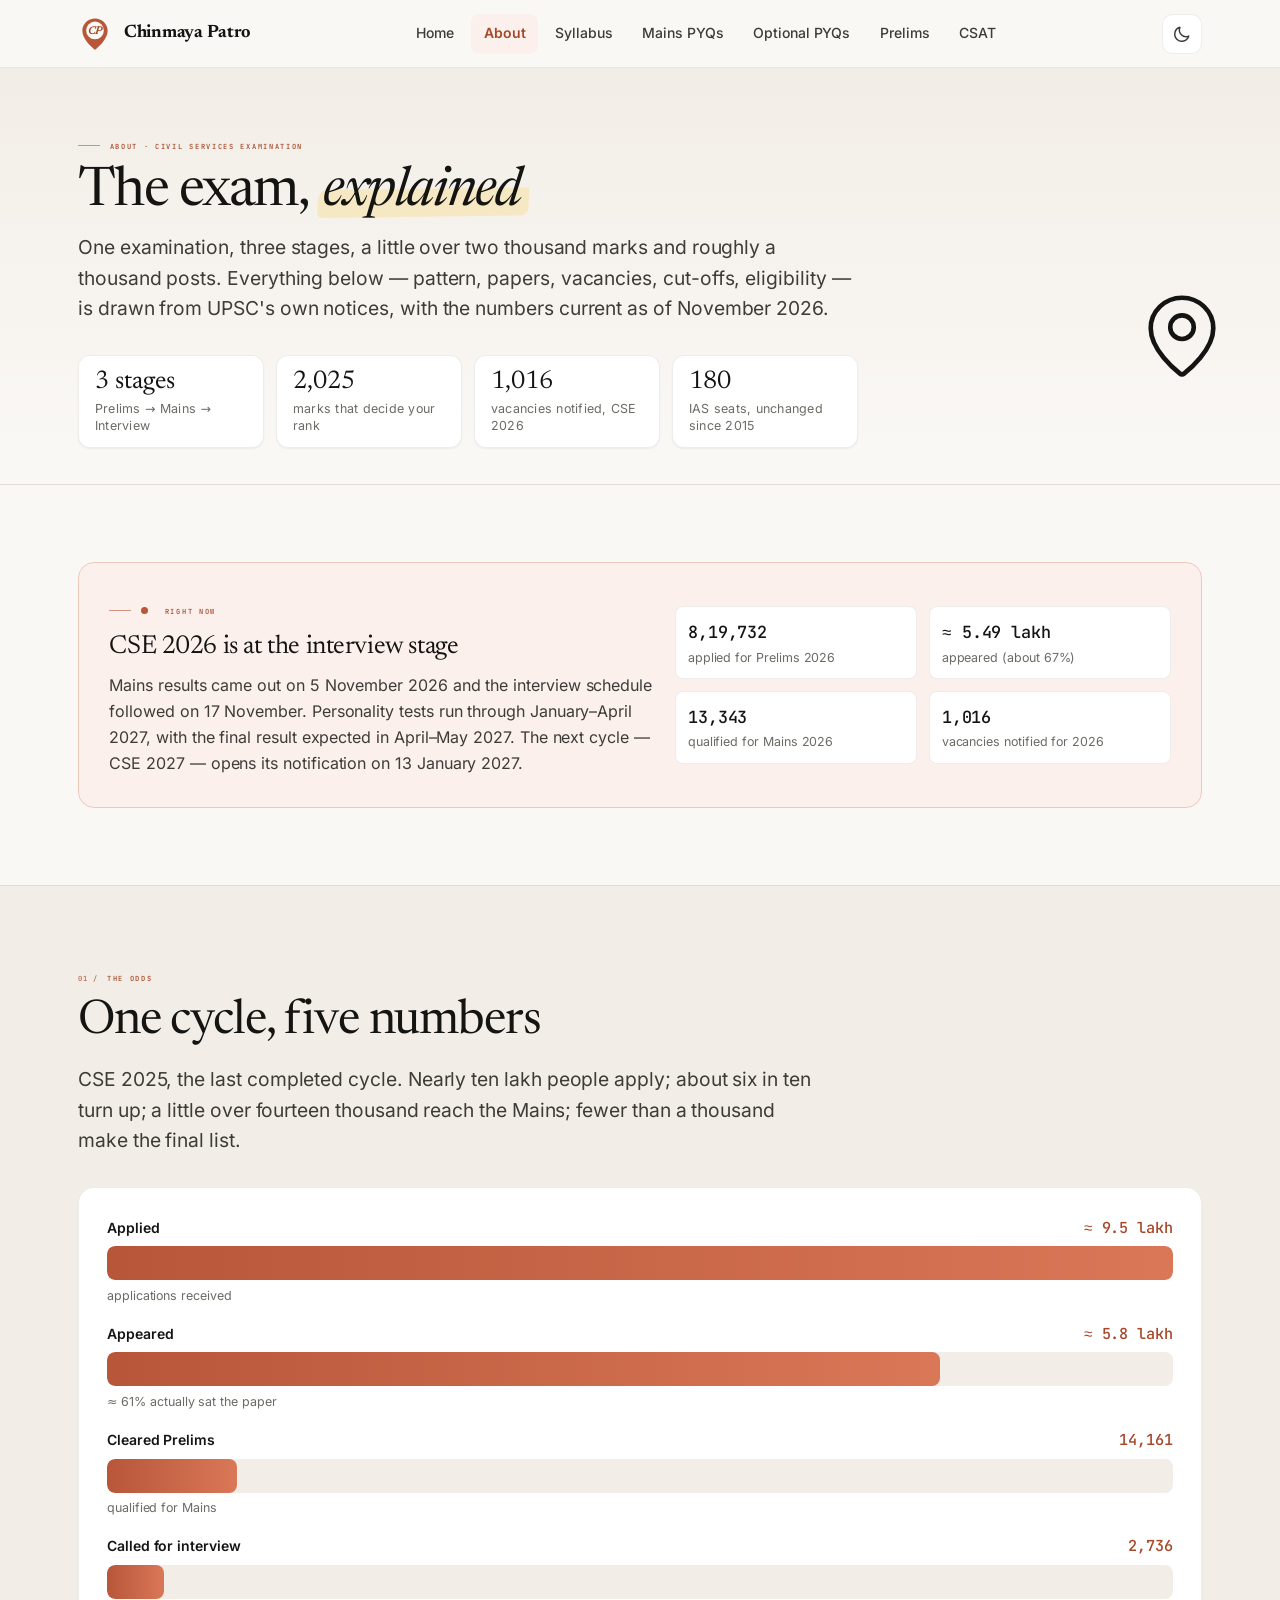
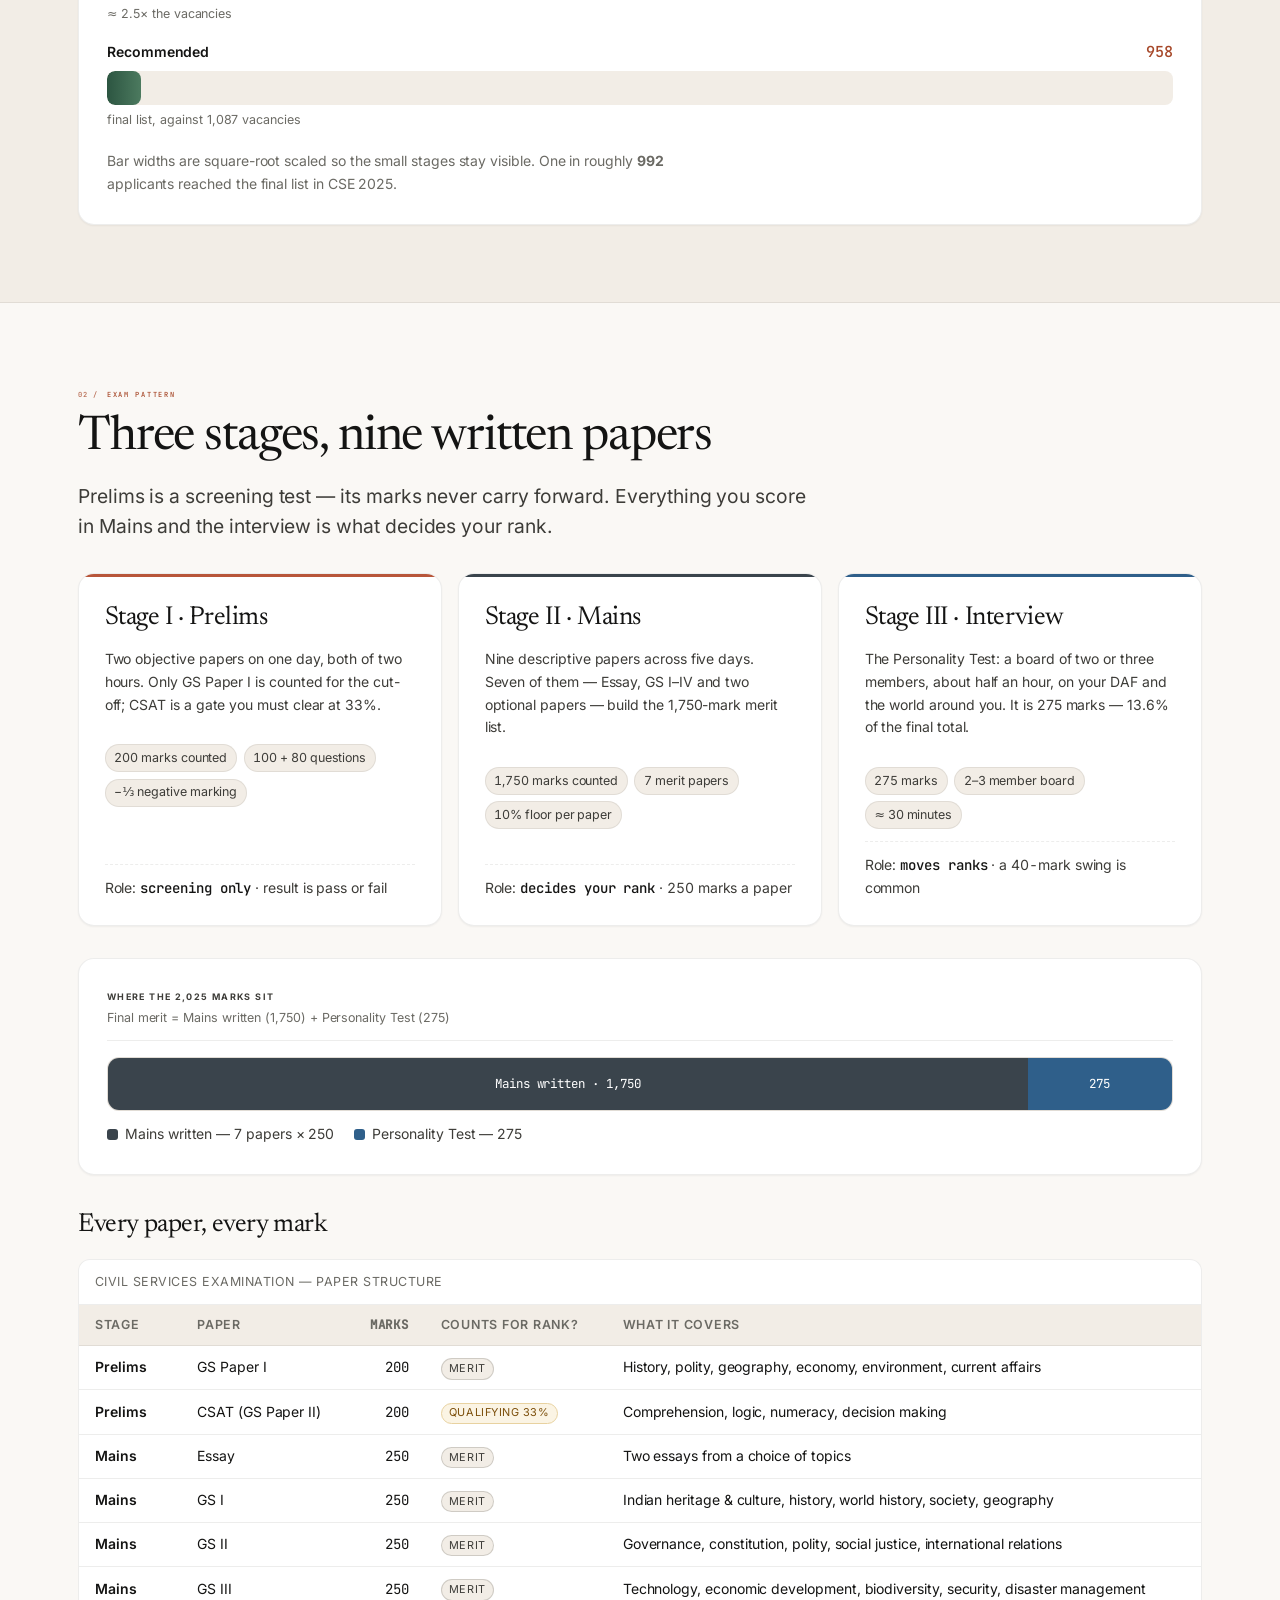
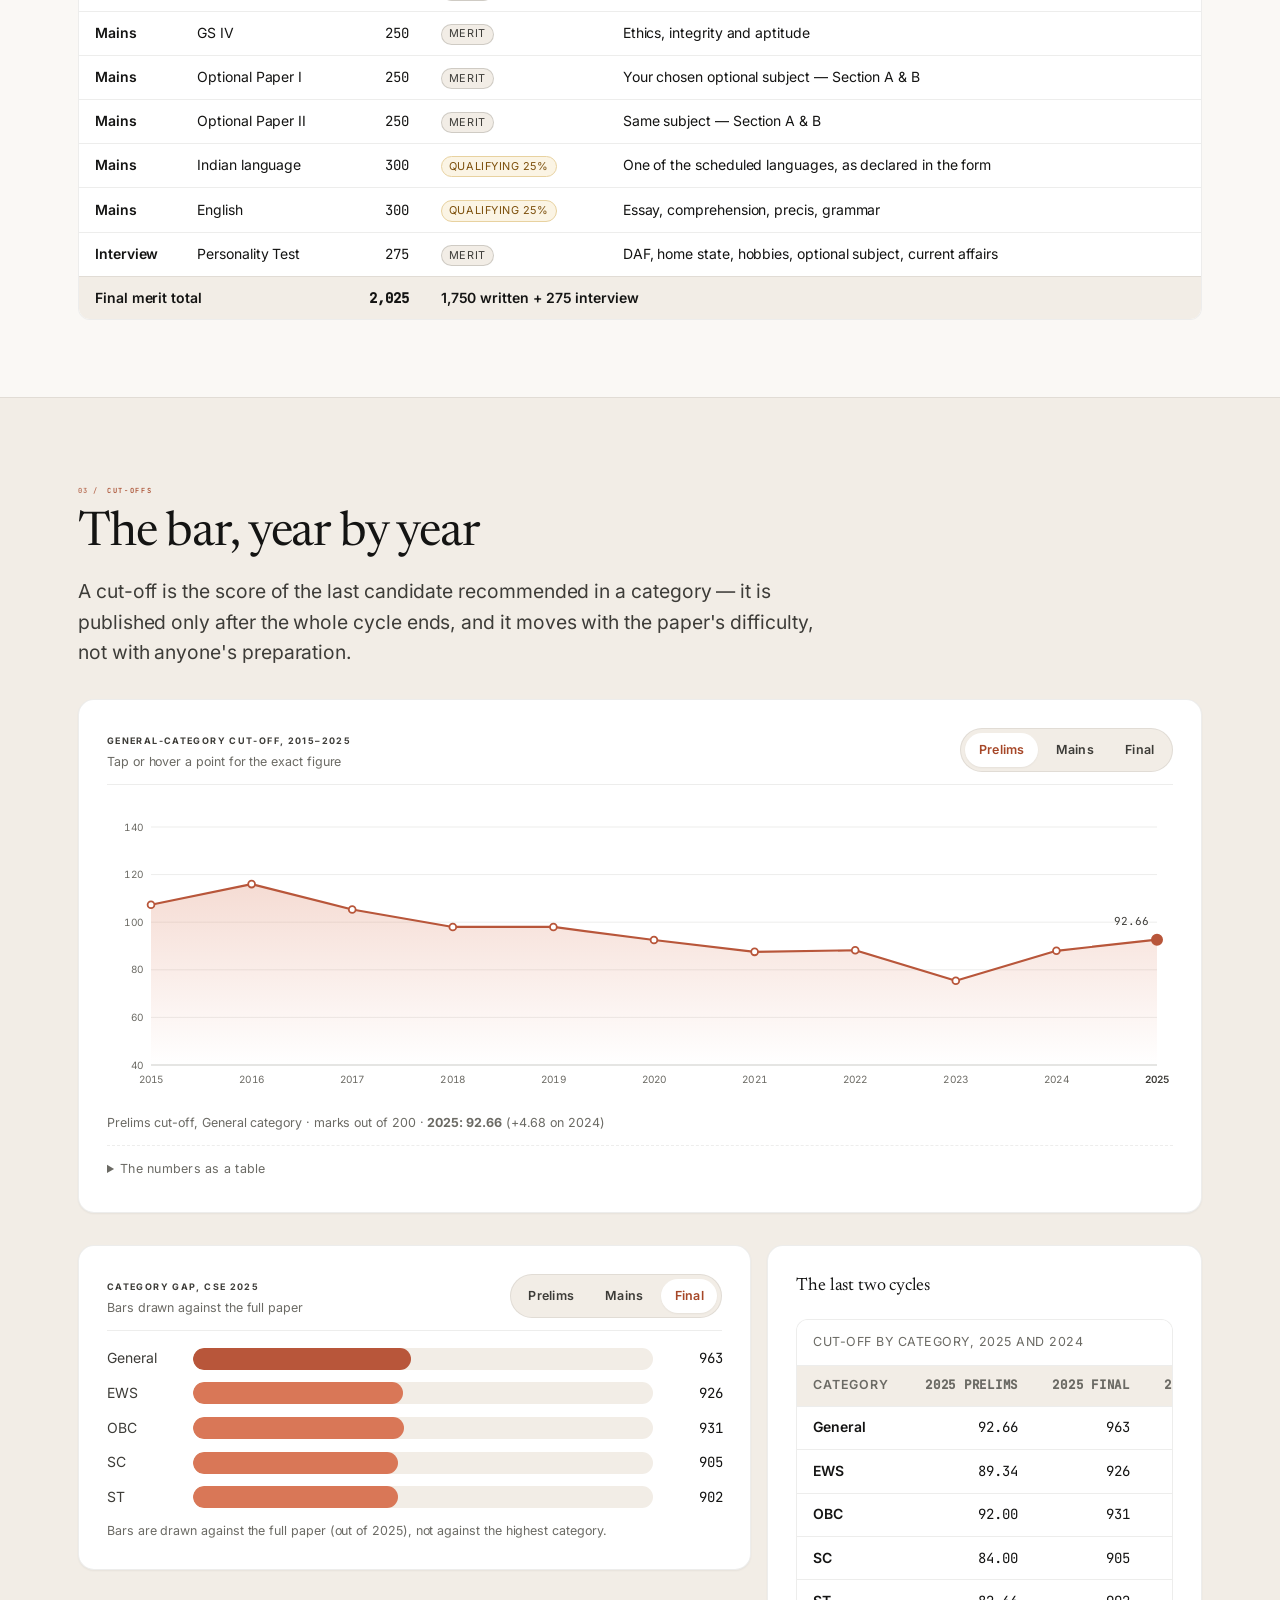
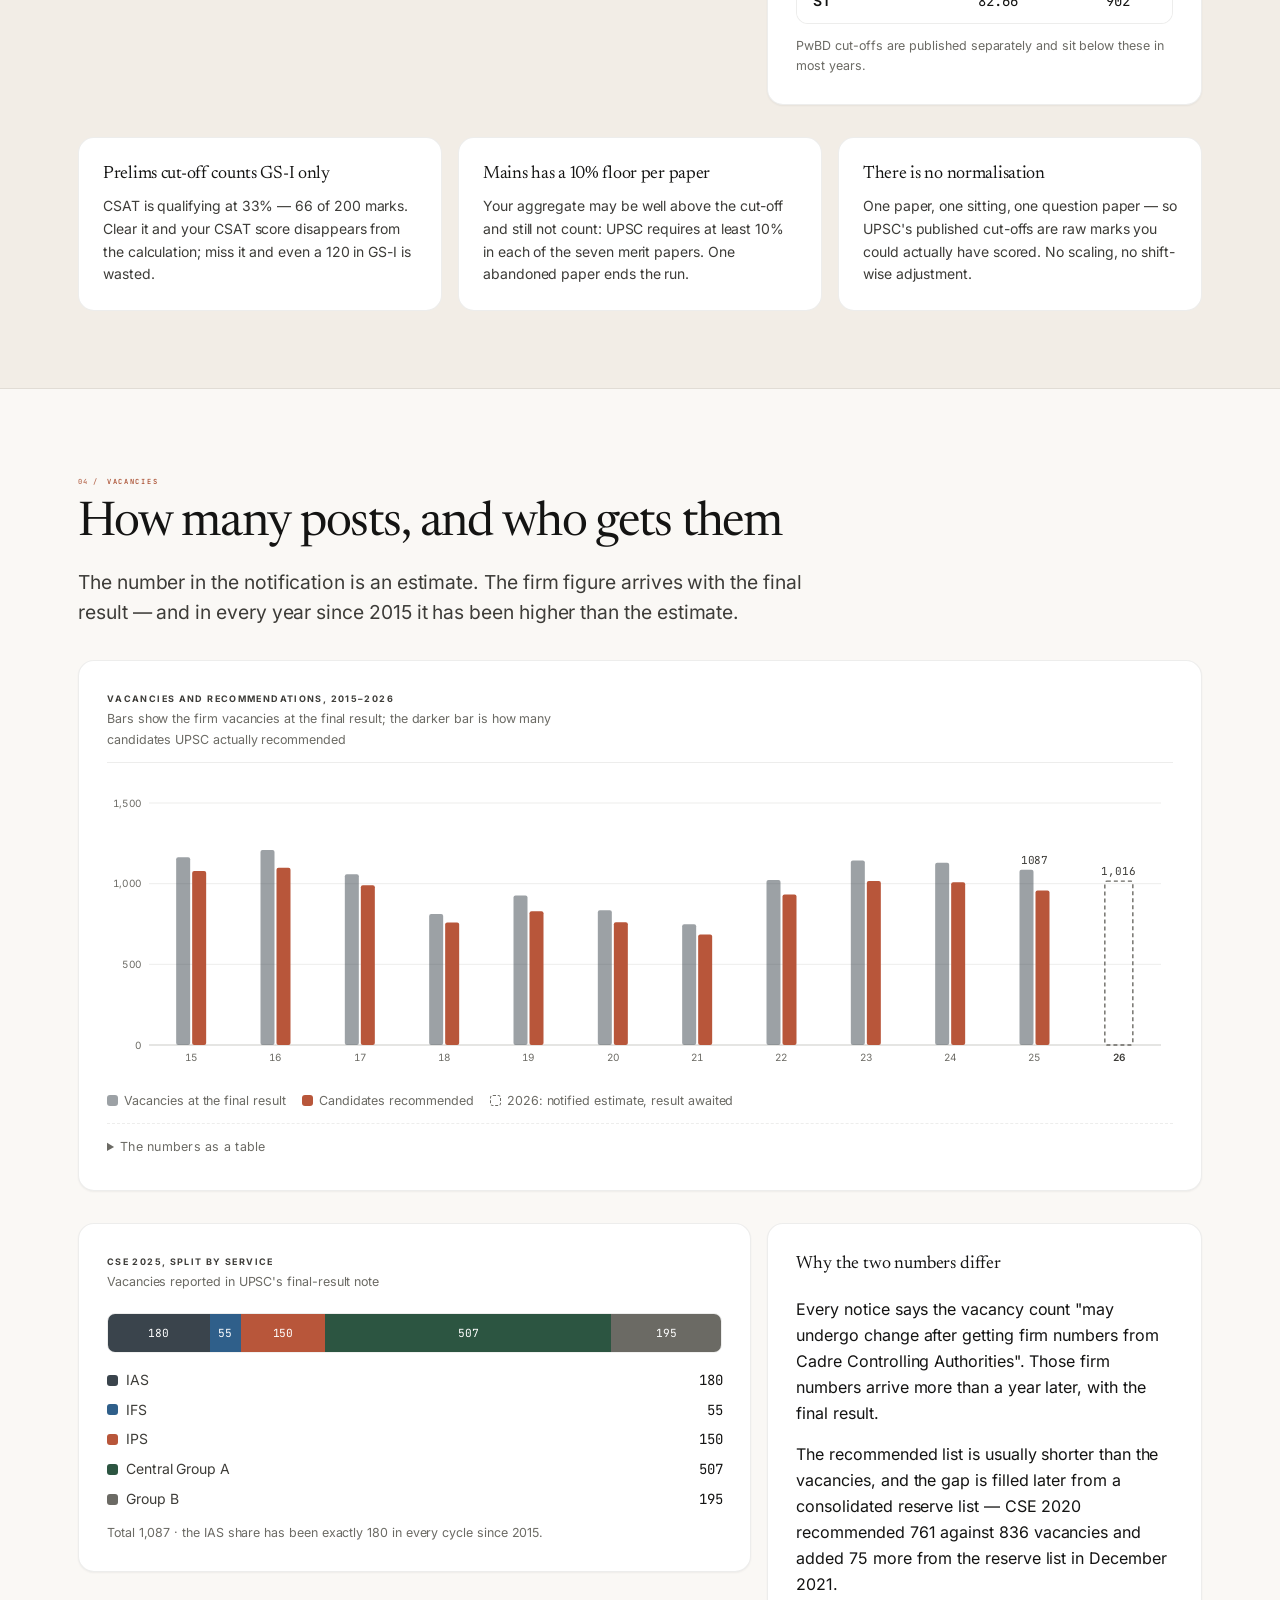
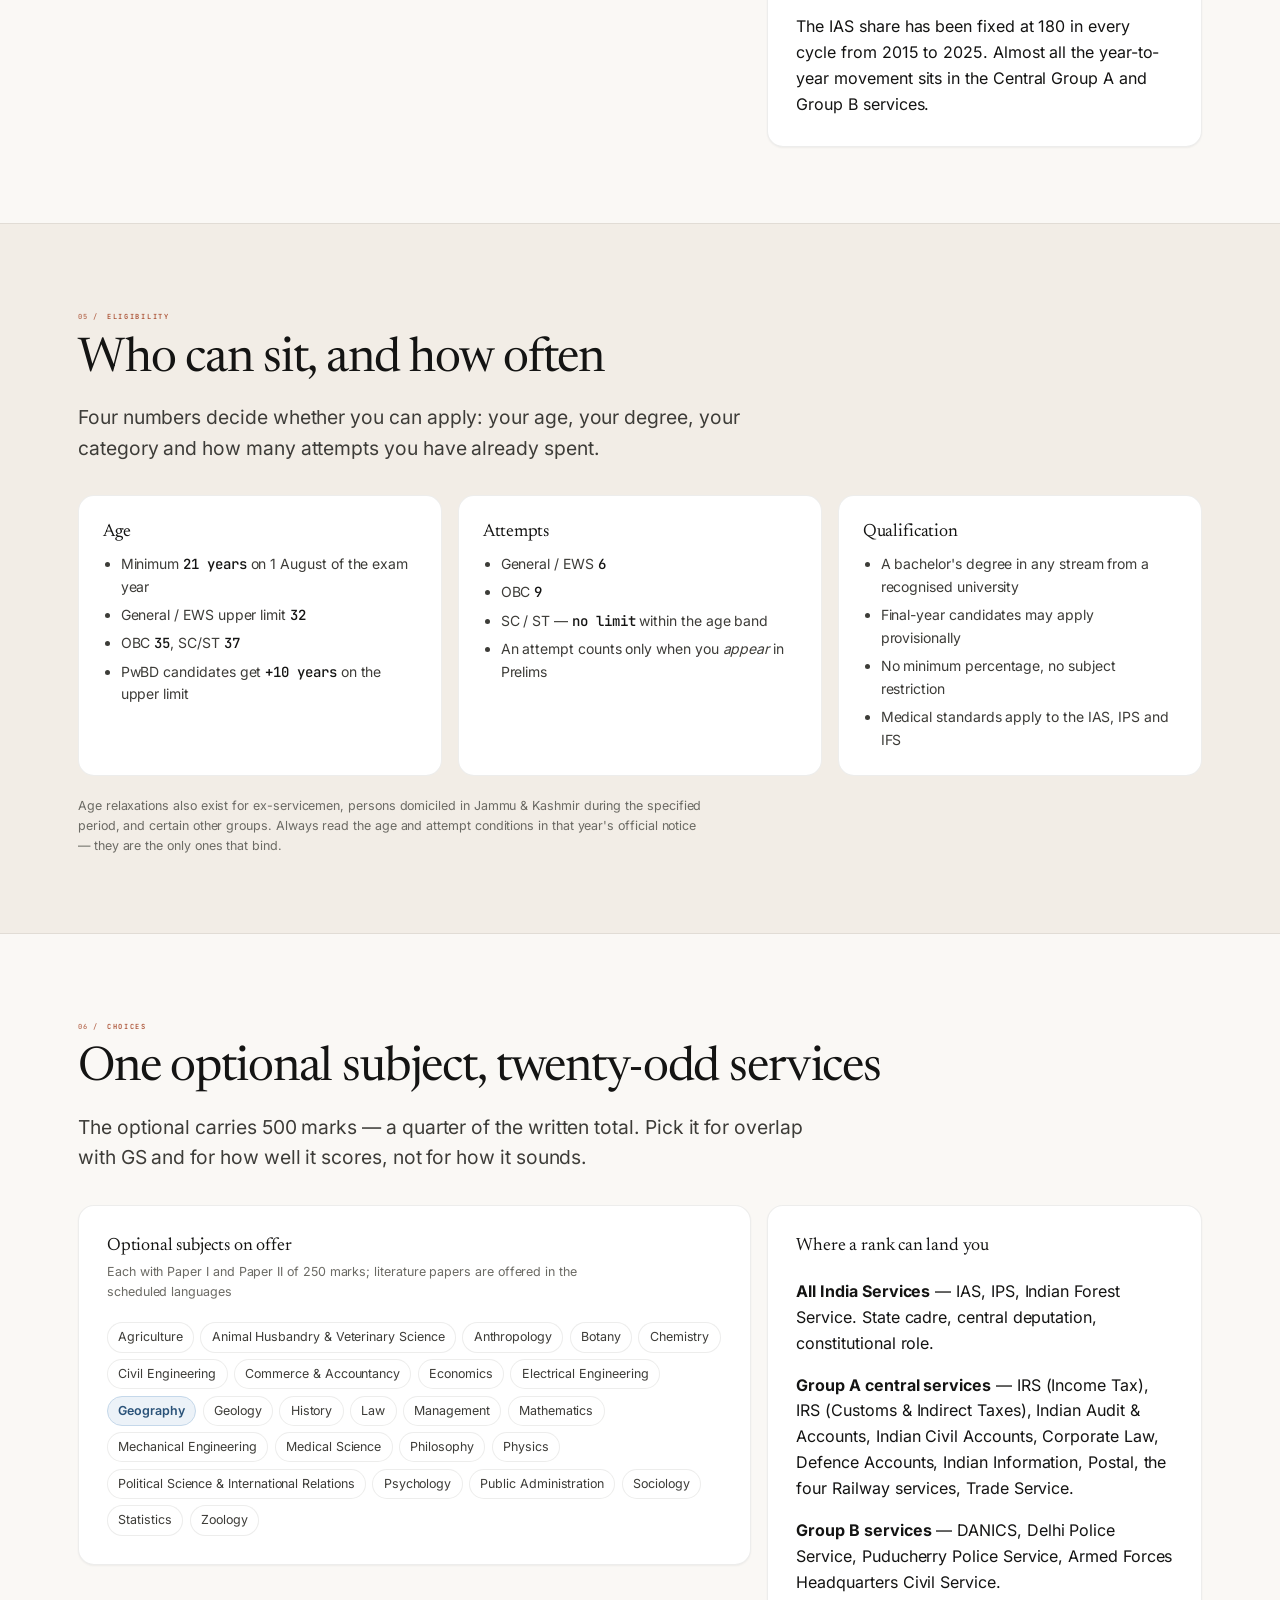
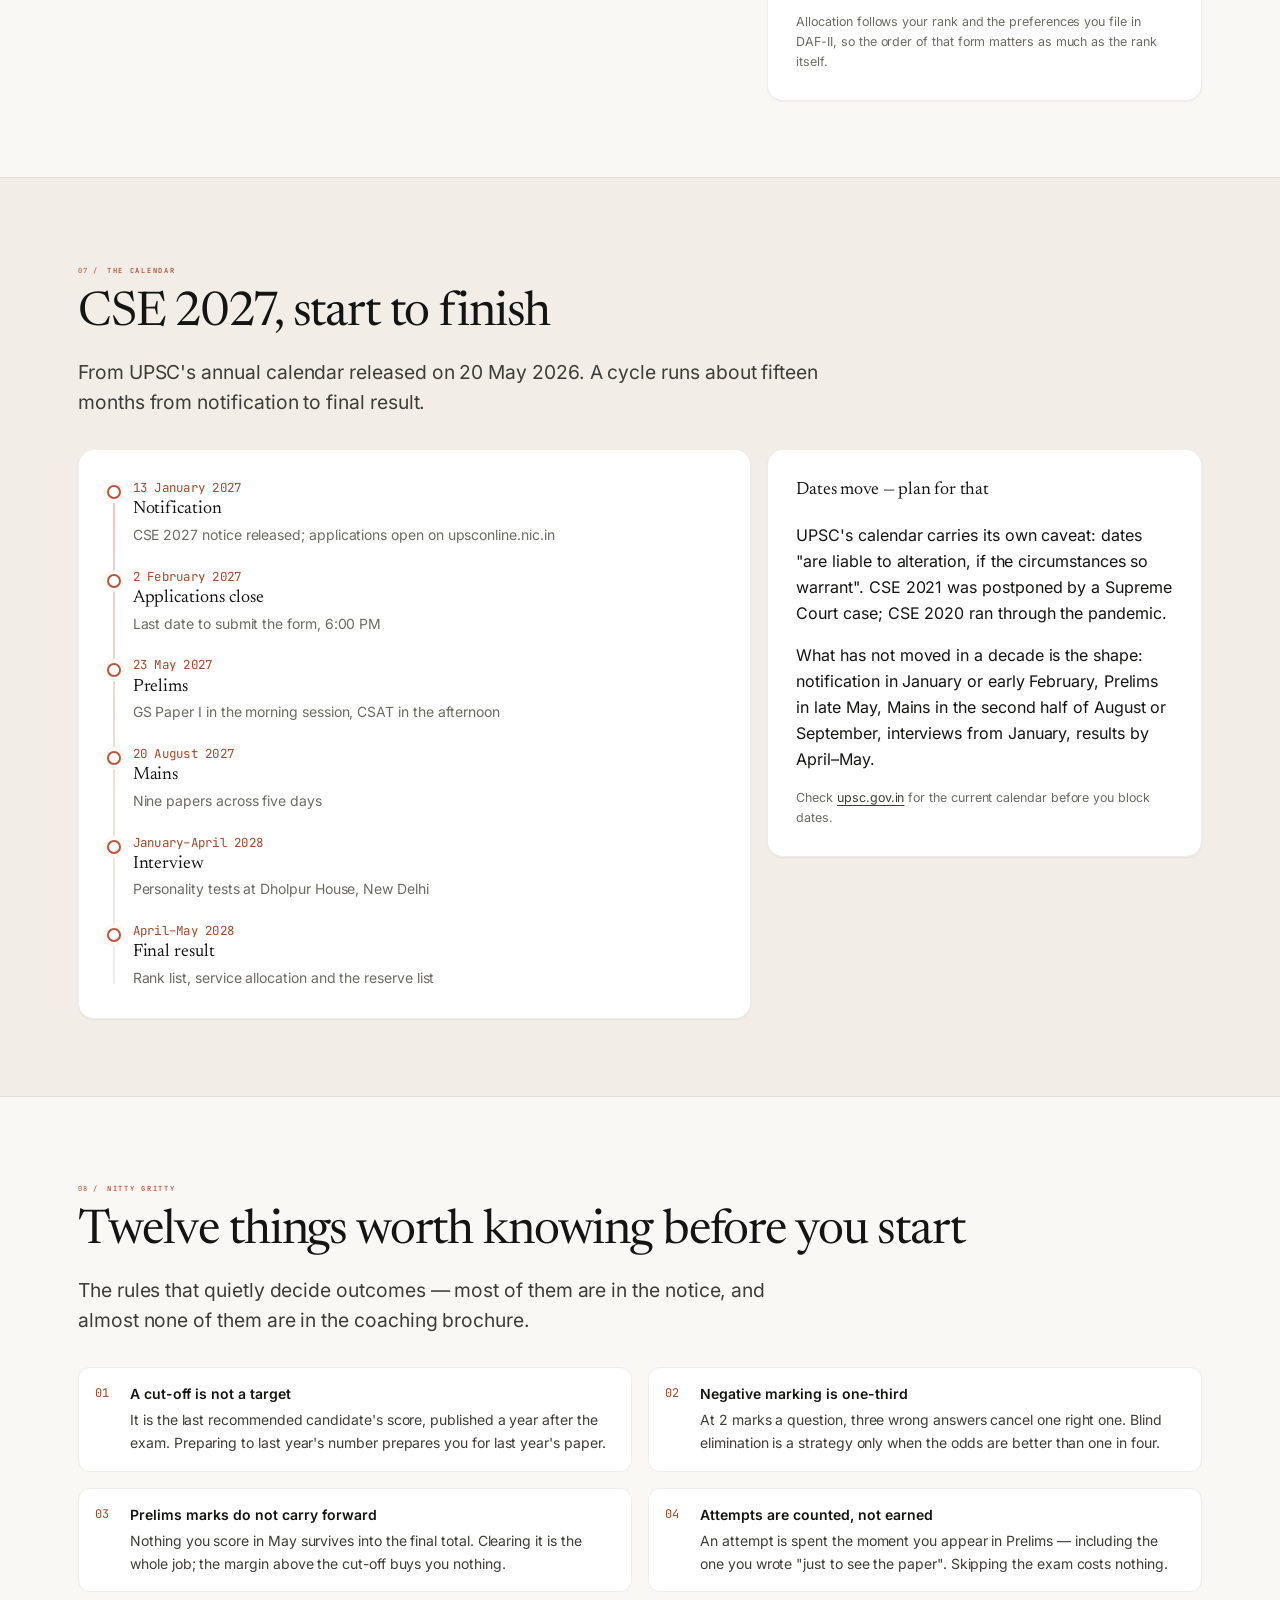
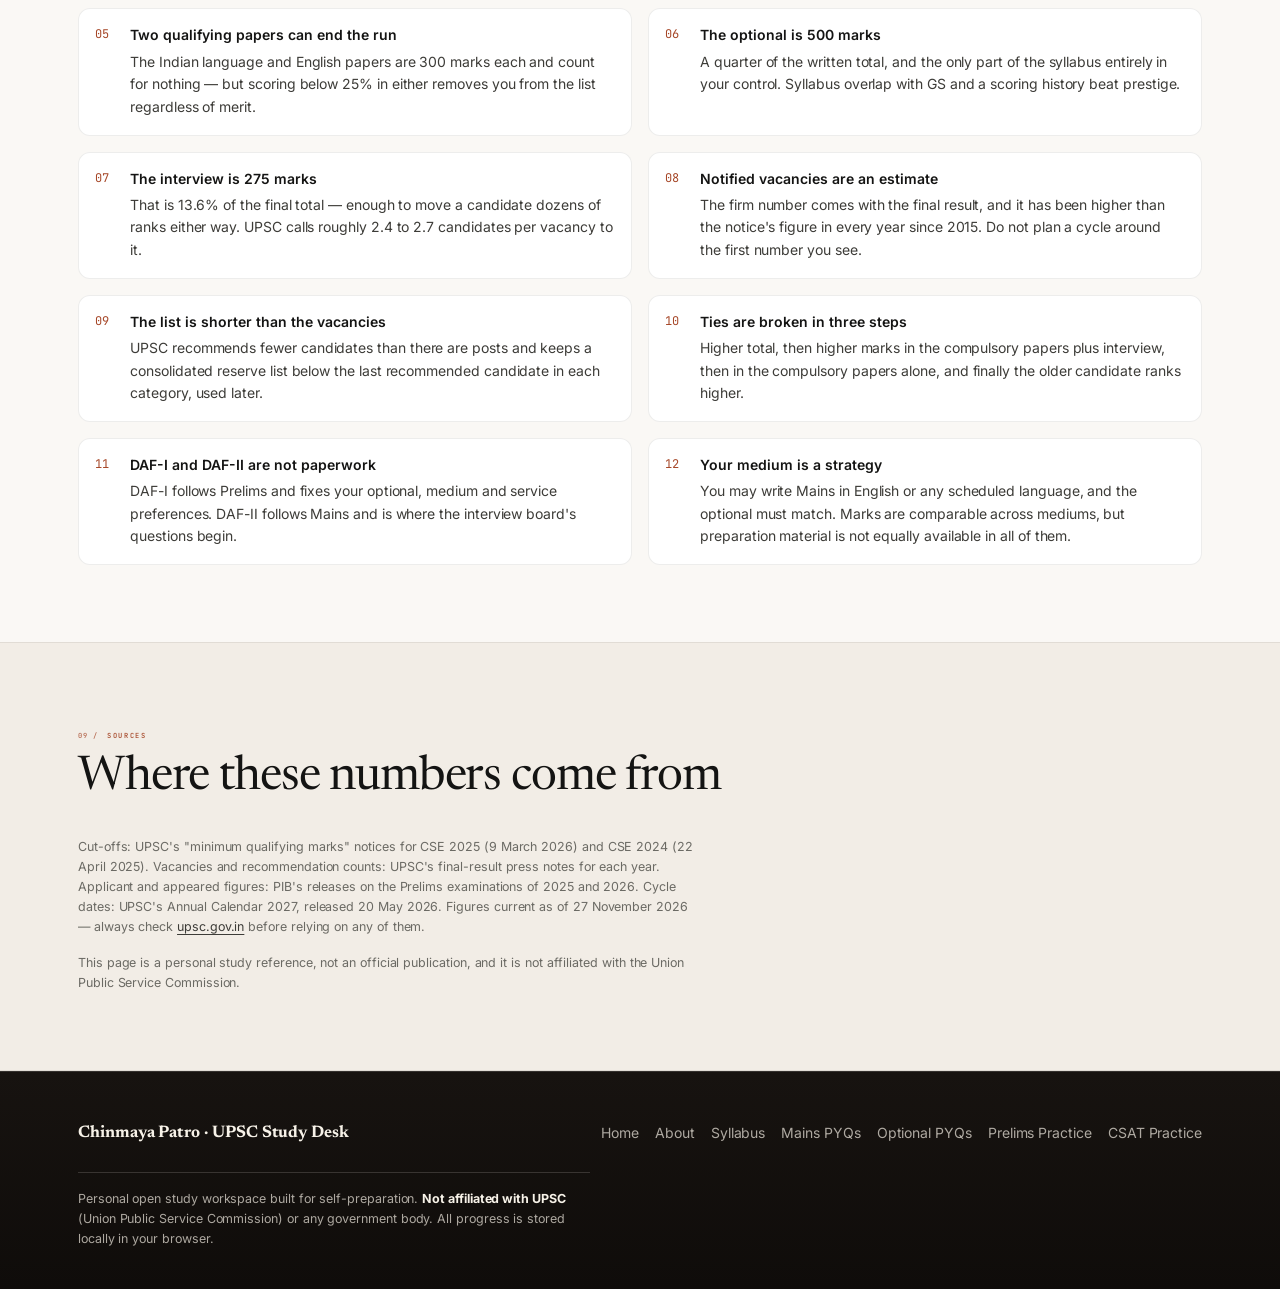
<file: about/index.html>
<!DOCTYPE html>
<html lang="en">
<head>
  <meta charset="UTF-8">
  <meta name="viewport" content="width=device-width, initial-scale=1.0">
  <meta name="description" content="About the UPSC Civil Services Examination: exam pattern, paper-wise marks, year-wise vacancies, prelims-mains-final cut-offs, eligibility, attempts and the CSE 2027 calendar — in charts.">
  <title>About the Exam — Chinmaya Patro UPSC Study Desk</title>
  <link rel="icon" type="image/svg+xml" href="../assets/img/favicon.svg">
  <link rel="canonical" href="https://chinmayapatro456.github.io/ias/about/">
  <meta name="theme-color" content="#FAF8F5">
  <meta name="theme-color" content="#16130F" media="(prefers-color-scheme: dark)">
  <link rel="manifest" href="../manifest.json">
  <link rel="apple-touch-icon" href="../assets/img/icon-192.png">
  <meta property="og:type" content="website">
  <meta property="og:site_name" content="Chinmaya Patro · UPSC Study Desk">
  <meta property="og:title" content="About the Exam — Chinmaya Patro UPSC Study Desk">
  <meta property="og:description" content="Exam pattern, marks, year-wise vacancies, cut-off trends and the CSE 2027 calendar — the whole Civil Services Examination in one page of charts.">
  <meta property="og:url" content="https://chinmayapatro456.github.io/ias/about/">
  <meta property="og:image" content="https://chinmayapatro456.github.io/ias/assets/img/banner-share.webp">
  <meta property="og:image:type" content="image/webp">
  <meta property="og:image:width" content="1200">
  <meta property="og:image:height" content="630">
  <meta property="og:image:alt" content="Chinmaya Patro — UPSC Civil Services Study Desk, Geography Optional">
  <meta name="twitter:card" content="summary_large_image">
  <meta name="twitter:title" content="About the Exam — Chinmaya Patro UPSC Study Desk">
  <meta name="twitter:description" content="Exam pattern, marks, year-wise vacancies, cut-off trends and the CSE 2027 calendar — the whole Civil Services Examination in one page of charts.">
  <meta name="twitter:image" content="https://chinmayapatro456.github.io/ias/assets/img/banner-share.webp">

  <link rel="preload" href="../assets/fonts/newsreader-normal-latin.woff2" as="font" type="font/woff2" crossorigin>
  <link rel="preload" href="../assets/fonts/inter-normal-latin.woff2" as="font" type="font/woff2" crossorigin>
  <script>
    /* Apply the saved theme before first paint. Light is the default. */
    try {
      if (localStorage.getItem('cp_theme') === 'dark') {
        document.documentElement.setAttribute('data-theme', 'dark');
        /* Keep the browser chrome dark from the first paint, not just after
           theme.js runs. Both metas are set, so the colour wins whatever the
           OS preference says. */
        var m = document.querySelectorAll('meta[name="theme-color"]');
        for (var i = 0; i < m.length; i++) m[i].setAttribute('content', '#16130F');
      }
    } catch (e) {}
  </script>
  <link rel="stylesheet" href="../assets/css/fonts.css?v=20261127z2">
  <link rel="stylesheet" href="../assets/css/tokens.css?v=20261127z2">
  <link rel="stylesheet" href="../assets/css/base.css?v=20261127z2">
  <link rel="stylesheet" href="../assets/css/about.css?v=20261127z2">
  <link rel="stylesheet" href="../assets/css/print.css?v=20261127z2" media="print">
</head>
<body class="page-about">
  <a class="skip-link" href="#main-content">Skip to main content</a>

  <header class="site-nav">
    <div class="container nav-inner">
      <a class="nav-brand" href="../index.html">
        <span class="nav-brand-mark" aria-hidden="true">
          <svg viewBox="0 0 40 40" focusable="false" aria-hidden="true">
            <path class="mark-pin" d="M20 1.8c-8.2 0-14.9 6.5-14.9 14.5 0 10.3 11.9 20 13.8 21.5a1.7 1.7 0 0 0 2.2 0C23 36.3 34.9 26.6 34.9 16.3 34.9 8.3 28.2 1.8 20 1.8Z"></path>
            <circle class="mark-disc" cx="20" cy="15.8" r="10.4"></circle>
            <text class="mark-text" x="20" y="20.2" text-anchor="middle">CP</text>
          </svg>
        </span>
        <span>Chinmaya Patro</span>
      </a>

      <nav aria-label="Primary navigation">
        <ul class="nav-links">
          <li><a class="nav-link" href="../index.html">Home</a></li>
          <li><a class="nav-link" href="./index.html" aria-current="page">About</a></li>
          <li><a class="nav-link" href="../syllabus/index.html">Syllabus</a></li>
          <li><a class="nav-link" href="../mains-pyqs/index.html">Mains PYQs</a></li>
          <li><a class="nav-link" href="../optional-pyqs/index.html">Optional PYQs</a></li>
          <li><a class="nav-link" href="../prelims-practice/index.html">Prelims</a></li>
          <li><a class="nav-link" href="../csat-practice/index.html">CSAT</a></li>
        </ul>
      </nav>

      <div class="nav-actions">
        <button
          type="button"
          class="theme-toggle"
          data-theme-toggle
          aria-pressed="false"
          aria-label="Switch to dark theme"
          title="Switch to dark theme"
        >
          <svg class="theme-icon theme-icon-moon" viewBox="0 0 24 24" fill="none" stroke="currentColor" stroke-width="1.8" stroke-linecap="round" stroke-linejoin="round" aria-hidden="true">
            <path d="M20 14.5A8 8 0 0 1 9.5 4a8.5 8.5 0 1 0 10.5 10.5z"></path>
          </svg>
          <svg class="theme-icon theme-icon-sun" viewBox="0 0 24 24" fill="none" stroke="currentColor" stroke-width="1.8" stroke-linecap="round" stroke-linejoin="round" aria-hidden="true">
            <circle cx="12" cy="12" r="4"></circle>
            <path d="M12 2v2.5M12 19.5V22M2 12h2.5M19.5 12H22M4.9 4.9l1.8 1.8M17.3 17.3l1.8 1.8M19.1 4.9l-1.8 1.8M6.7 17.3l-1.8 1.8"></path>
          </svg>
        </button>

        <button
          type="button"
          class="nav-toggle"
        data-nav-toggle
        aria-expanded="false"
        aria-controls="mobile-nav-drawer"
        aria-label="Open navigation menu"
      >
        <svg data-icon-menu viewBox="0 0 24 24" fill="none" stroke="currentColor" stroke-width="2" stroke-linecap="round" aria-hidden="true">
          <line x1="4" y1="7" x2="20" y2="7"></line>
          <line x1="4" y1="12" x2="20" y2="12"></line>
          <line x1="4" y1="17" x2="20" y2="17"></line>
        </svg>
        <svg data-icon-close style="display:none" viewBox="0 0 24 24" fill="none" stroke="currentColor" stroke-width="2" stroke-linecap="round" aria-hidden="true">
          <line x1="6" y1="6" x2="18" y2="18"></line>
          <line x1="18" y1="6" x2="6" y2="18"></line>
        </svg>
      </button>
    </div>
  </header>

  <div class="nav-backdrop" data-nav-backdrop></div>
  <nav id="mobile-nav-drawer" class="nav-drawer" data-nav-drawer aria-label="Mobile navigation" aria-hidden="true">
    <div class="nav-drawer-head">
      <span>Menu</span>
      <button type="button" class="nav-drawer-close" data-nav-close aria-label="Close navigation menu">
        <svg viewBox="0 0 24 24" width="20" height="20" fill="none" stroke="currentColor" stroke-width="2" stroke-linecap="round" aria-hidden="true">
          <line x1="6" y1="6" x2="18" y2="18"></line>
          <line x1="18" y1="6" x2="6" y2="18"></line>
        </svg>
      </button>
    </div>
    <ul class="nav-drawer-list">
      <li><a class="nav-link" href="../index.html">Home</a></li>
      <li><a class="nav-link" href="./index.html" aria-current="page">About</a></li>
      <li><a class="nav-link" href="../syllabus/index.html">Syllabus</a></li>
      <li><a class="nav-link" href="../mains-pyqs/index.html">Mains PYQs</a></li>
      <li><a class="nav-link" href="../optional-pyqs/index.html">Optional PYQs</a></li>
      <li><a class="nav-link" href="../prelims-practice/index.html">Prelims Practice</a></li>
      <li><a class="nav-link" href="../csat-practice/index.html">CSAT Practice</a></li>
    </ul>
  </nav>

  <main id="main-content">
    <section class="page-header">
      <div class="container intro">
        <span class="stage-emblem" aria-hidden="true">
          <svg viewBox="0 0 96 96" fill="none" stroke="currentColor" stroke-width="2.2"
               stroke-linecap="round" stroke-linejoin="round" data-draw-svg focusable="false">
            <g transform="translate(6 6) scale(2.1)">
              <path data-draw-path d="M20 1.8c-8.2 0-14.9 6.5-14.9 14.5 0 10.3 11.9 20 13.8 21.5a1.7 1.7 0 0 0 2.2 0C23 36.3 34.9 26.6 34.9 16.3 34.9 8.3 28.2 1.8 20 1.8Z"></path>
              <path data-draw-path d="M20 10.2a5.6 5.6 0 1 1 0 11.2a5.6 5.6 0 1 1 0-11.2"></path>
            </g>
          </svg>
        </span>
        <span class="eyebrow">About · Civil Services Examination</span>
        <h1>The exam, <span class="accent">explained</span></h1>
        <p class="lead">
          One examination, three stages, a little over two thousand marks and roughly a
          thousand posts. Everything below — pattern, papers, vacancies, cut-offs,
          eligibility — is drawn from UPSC's own notices, with the numbers current as of
          November 2026.
        </p>

        <div class="about-quick">
          <div class="quick-fact">
            <span class="quick-value" data-counter data-target="3" data-suffix=" stages">3 stages</span>
            <span class="quick-label">Prelims → Mains → Interview</span>
          </div>
          <div class="quick-fact">
            <span class="quick-value" data-counter data-target="2025">2,025</span>
            <span class="quick-label">marks that decide your rank</span>
          </div>
          <div class="quick-fact">
            <span class="quick-value" data-counter data-target="1016">1,016</span>
            <span class="quick-label">vacancies notified, CSE 2026</span>
          </div>
          <div class="quick-fact">
            <span class="quick-value" data-counter data-target="180">180</span>
            <span class="quick-label">IAS seats, unchanged since 2015</span>
          </div>
        </div>
      </div>
    </section>

    <!-- Where the cycle stands right now ---------------------------------- -->
    <section class="section" aria-labelledby="status-heading">
      <div class="container">
        <div class="status-card reveal">
          <div>
            <span class="eyebrow"><span class="live-dot" aria-hidden="true"></span>Right now</span>
            <h3 id="status-heading">CSE 2026 is at the interview stage</h3>
            <p>
              Mains results came out on 5 November 2026 and the interview schedule followed on
              17 November. Personality tests run through January–April 2027, with the final
              result expected in April–May 2027. The next cycle — CSE 2027 — opens its
              notification on 13 January 2027.
            </p>
          </div>
          <ul class="status-facts">
            <li>
              <span class="fact-value" data-counter data-target="819732">8,19,732</span>
              <span class="fact-label">applied for Prelims 2026</span>
            </li>
            <li>
              <span class="fact-value">≈ 5.49 lakh</span>
              <span class="fact-label">appeared (about 67%)</span>
            </li>
            <li>
              <span class="fact-value" data-counter data-target="13343">13,343</span>
              <span class="fact-label">qualified for Mains 2026</span>
            </li>
            <li>
              <span class="fact-value" data-counter data-target="1016">1,016</span>
              <span class="fact-label">vacancies notified for 2026</span>
            </li>
          </ul>
        </div>
      </div>
    </section>

    <!-- What the funnel looks like ---------------------------------------- -->
    <section class="section section--subtle" aria-labelledby="funnel-heading">
      <div class="container">
        <div class="section-head reveal">
          <span class="eyebrow">The odds</span>
          <h2 id="funnel-heading">One cycle, five numbers</h2>
          <p class="lead">
            CSE 2025, the last completed cycle. Nearly ten lakh people apply; about six in ten
            turn up; a little over fourteen thousand reach the Mains; fewer than a thousand
            make the final list.
          </p>
        </div>

        <div class="card reveal">
          <div id="about-funnel"></div>
        </div>
      </div>
    </section>

    <!-- Exam pattern ------------------------------------------------------ -->
    <section class="section" aria-labelledby="pattern-heading">
      <div class="container">
        <div class="section-head reveal">
          <span class="eyebrow">Exam pattern</span>
          <h2 id="pattern-heading">Three stages, nine written papers</h2>
          <p class="lead">
            Prelims is a screening test — its marks never carry forward. Everything you score
            in Mains and the interview is what decides your rank.
          </p>
        </div>

        <div class="stage-grid">
          <article class="stage-card stage-card--prelims reveal">
            <h3>Stage I · Prelims</h3>
            <p>
              Two objective papers on one day, both of two hours. Only GS Paper I is counted
              for the cut-off; CSAT is a gate you must clear at 33%.
            </p>
            <ul class="stage-meta">
              <li>200 marks counted</li>
              <li>100 + 80 questions</li>
              <li>−⅓ negative marking</li>
            </ul>
            <p class="stage-total">Role: <strong>screening only</strong> · result is pass or fail</p>
          </article>

          <article class="stage-card stage-card--mains reveal">
            <h3>Stage II · Mains</h3>
            <p>
              Nine descriptive papers across five days. Seven of them — Essay, GS I–IV and two
              optional papers — build the 1,750-mark merit list.
            </p>
            <ul class="stage-meta">
              <li>1,750 marks counted</li>
              <li>7 merit papers</li>
              <li>10% floor per paper</li>
            </ul>
            <p class="stage-total">Role: <strong>decides your rank</strong> · 250 marks a paper</p>
          </article>

          <article class="stage-card stage-card--interview reveal">
            <h3>Stage III · Interview</h3>
            <p>
              The Personality Test: a board of two or three members, about half an hour, on
              your DAF and the world around you. It is 275 marks — 13.6% of the final total.
            </p>
            <ul class="stage-meta">
              <li>275 marks</li>
              <li>2–3 member board</li>
              <li>≈ 30 minutes</li>
            </ul>
            <p class="stage-total">Role: <strong>moves ranks</strong> · a 40-mark swing is common</p>
          </article>
        </div>

        <!-- Marks architecture -->
        <div class="card chart-card mt-8 reveal">
          <div class="chart-head">
            <div>
              <h3 class="chart-title">Where the 2,025 marks sit</h3>
              <p class="chart-sub">Final merit = Mains written (1,750) + Personality Test (275)</p>
            </div>
          </div>
          <div class="marks-bar" role="img" aria-label="Stacked bar: 1,750 marks of Mains written papers and 275 marks of interview, totalling 2,025">
            <div class="marks-seg marks-seg--mains" style="--fg:1750">Mains written · 1,750</div>
            <div class="marks-seg marks-seg--interview" style="--fg:275">275</div>
          </div>
          <ul class="marks-legend">
            <li><span class="swatch swatch--mains"></span>Mains written — 7 papers × 250</li>
            <li><span class="swatch swatch--interview"></span>Personality Test — 275</li>
          </ul>
        </div>

        <!-- Paper-by-paper table -->
        <div class="mt-8 reveal">
          <h3>Every paper, every mark</h3>
          <div class="table-wrap">
            <table class="about-table">
              <caption>Civil Services Examination — paper structure</caption>
              <thead>
                <tr>
                  <th scope="col">Stage</th>
                  <th scope="col">Paper</th>
                  <th scope="col" class="num">Marks</th>
                  <th scope="col">Counts for rank?</th>
                  <th scope="col">What it covers</th>
                </tr>
              </thead>
              <tbody>
                <tr>
                  <th scope="row">Prelims</th>
                  <td>GS Paper I</td>
                  <td class="num">200</td>
                  <td><span class="merit-tag">Merit</span></td>
                  <td>History, polity, geography, economy, environment, current affairs</td>
                </tr>
                <tr>
                  <th scope="row">Prelims</th>
                  <td>CSAT (GS Paper II)</td>
                  <td class="num">200</td>
                  <td><span class="qual-tag">Qualifying 33%</span></td>
                  <td>Comprehension, logic, numeracy, decision making</td>
                </tr>
                <tr>
                  <th scope="row">Mains</th>
                  <td>Essay</td>
                  <td class="num">250</td>
                  <td><span class="merit-tag">Merit</span></td>
                  <td>Two essays from a choice of topics</td>
                </tr>
                <tr>
                  <th scope="row">Mains</th>
                  <td>GS I</td>
                  <td class="num">250</td>
                  <td><span class="merit-tag">Merit</span></td>
                  <td>Indian heritage &amp; culture, history, world history, society, geography</td>
                </tr>
                <tr>
                  <th scope="row">Mains</th>
                  <td>GS II</td>
                  <td class="num">250</td>
                  <td><span class="merit-tag">Merit</span></td>
                  <td>Governance, constitution, polity, social justice, international relations</td>
                </tr>
                <tr>
                  <th scope="row">Mains</th>
                  <td>GS III</td>
                  <td class="num">250</td>
                  <td><span class="merit-tag">Merit</span></td>
                  <td>Technology, economic development, biodiversity, security, disaster management</td>
                </tr>
                <tr>
                  <th scope="row">Mains</th>
                  <td>GS IV</td>
                  <td class="num">250</td>
                  <td><span class="merit-tag">Merit</span></td>
                  <td>Ethics, integrity and aptitude</td>
                </tr>
                <tr>
                  <th scope="row">Mains</th>
                  <td>Optional Paper I</td>
                  <td class="num">250</td>
                  <td><span class="merit-tag">Merit</span></td>
                  <td>Your chosen optional subject — Section A &amp; B</td>
                </tr>
                <tr>
                  <th scope="row">Mains</th>
                  <td>Optional Paper II</td>
                  <td class="num">250</td>
                  <td><span class="merit-tag">Merit</span></td>
                  <td>Same subject — Section A &amp; B</td>
                </tr>
                <tr>
                  <th scope="row">Mains</th>
                  <td>Indian language</td>
                  <td class="num">300</td>
                  <td><span class="qual-tag">Qualifying 25%</span></td>
                  <td>One of the scheduled languages, as declared in the form</td>
                </tr>
                <tr>
                  <th scope="row">Mains</th>
                  <td>English</td>
                  <td class="num">300</td>
                  <td><span class="qual-tag">Qualifying 25%</span></td>
                  <td>Essay, comprehension, precis, grammar</td>
                </tr>
                <tr>
                  <th scope="row">Interview</th>
                  <td>Personality Test</td>
                  <td class="num">275</td>
                  <td><span class="merit-tag">Merit</span></td>
                  <td>DAF, home state, hobbies, optional subject, current affairs</td>
                </tr>
                <tr class="table-total">
                  <th scope="row" colspan="2">Final merit total</th>
                  <td class="num">2,025</td>
                  <td colspan="2">1,750 written + 275 interview</td>
                </tr>
              </tbody>
            </table>
          </div>
        </div>
      </div>
    </section>

    <!-- Cut-offs ---------------------------------------------------------- -->
    <section class="section section--subtle" aria-labelledby="cutoff-heading">
      <div class="container">
        <div class="section-head reveal">
          <span class="eyebrow">Cut-offs</span>
          <h2 id="cutoff-heading">The bar, year by year</h2>
          <p class="lead">
            A cut-off is the score of the last candidate recommended in a category — it is
            published only after the whole cycle ends, and it moves with the paper's
            difficulty, not with anyone's preparation.
          </p>
        </div>

        <div class="card chart-card reveal">
          <div class="chart-head">
            <div>
              <h3 class="chart-title">General-category cut-off, 2015–2025</h3>
              <p class="chart-sub">Tap or hover a point for the exact figure</p>
            </div>
            <div class="chart-tabs" id="trend-tabs" role="tablist" aria-label="Choose a stage">
              <button type="button" class="chart-tab" role="tab" aria-selected="true" data-stage="prelims">Prelims</button>
              <button type="button" class="chart-tab" role="tab" aria-selected="false" data-stage="mains">Mains</button>
              <button type="button" class="chart-tab" role="tab" aria-selected="false" data-stage="final">Final</button>
            </div>
          </div>

          <div class="chart-canvas" id="cutoff-trend"></div>

          <details class="data-details">
            <summary>The numbers as a table</summary>
            <div class="table-wrap">
              <table class="about-table">
                <caption>General-category cut-off by stage, 2015–2025</caption>
                <thead>
                  <tr>
                    <th scope="col">Year</th>
                    <th scope="col" class="num">Prelims /200</th>
                    <th scope="col" class="num">Mains /1750</th>
                    <th scope="col" class="num">Final /2025</th>
                  </tr>
                </thead>
                <tbody>
                  <tr><th scope="row">2015</th><td class="num">107.34</td><td class="num">676</td><td class="num">877</td></tr>
                  <tr><th scope="row">2016</th><td class="num">116.00</td><td class="num">787</td><td class="num">988</td></tr>
                  <tr><th scope="row">2017</th><td class="num">105.34</td><td class="num">809</td><td class="num">1006</td></tr>
                  <tr><th scope="row">2018</th><td class="num">98.00</td><td class="num">774</td><td class="num">982</td></tr>
                  <tr><th scope="row">2019</th><td class="num">98.00</td><td class="num">751</td><td class="num">961</td></tr>
                  <tr><th scope="row">2020</th><td class="num">92.51</td><td class="num">736</td><td class="num">944</td></tr>
                  <tr><th scope="row">2021</th><td class="num">87.54</td><td class="num">745</td><td class="num">953</td></tr>
                  <tr><th scope="row">2022</th><td class="num">88.22</td><td class="num">748</td><td class="num">960</td></tr>
                  <tr><th scope="row">2023</th><td class="num">75.41</td><td class="num">741</td><td class="num">953</td></tr>
                  <tr><th scope="row">2024</th><td class="num">87.98</td><td class="num">729</td><td class="num">947</td></tr>
                  <tr><th scope="row">2025</th><td class="num">92.66</td><td class="num">739</td><td class="num">963</td></tr>
                </tbody>
              </table>
            </div>
          </details>
        </div>

        <div class="split mt-8">
          <div class="card chart-card reveal">
            <div class="chart-head">
              <div>
                <h3 class="chart-title">Category gap, CSE 2025</h3>
                <p class="chart-sub">Bars drawn against the full paper</p>
              </div>
              <div class="chart-tabs" id="cat-tabs" role="tablist" aria-label="Choose a stage">
                <button type="button" class="chart-tab" role="tab" aria-selected="false" data-stage="prelims">Prelims</button>
                <button type="button" class="chart-tab" role="tab" aria-selected="false" data-stage="mains">Mains</button>
                <button type="button" class="chart-tab" role="tab" aria-selected="true" data-stage="final">Final</button>
              </div>
            </div>
            <div id="cutoff-cats"></div>
          </div>

          <div class="card reveal">
            <h3 class="chart-title">The last two cycles</h3>
            <div class="table-wrap mt-5">
              <table class="about-table">
                <caption>Cut-off by category, 2025 and 2024</caption>
                <thead>
                  <tr>
                    <th scope="col">Category</th>
                    <th scope="col" class="num">2025 Prelims</th>
                    <th scope="col" class="num">2025 Final</th>
                    <th scope="col" class="num">2024 Final</th>
                  </tr>
                </thead>
                <tbody>
                  <tr><th scope="row">General</th><td class="num">92.66</td><td class="num">963</td><td class="num">947</td></tr>
                  <tr><th scope="row">EWS</th><td class="num">89.34</td><td class="num">926</td><td class="num">917</td></tr>
                  <tr><th scope="row">OBC</th><td class="num">92.00</td><td class="num">931</td><td class="num">910</td></tr>
                  <tr><th scope="row">SC</th><td class="num">84.00</td><td class="num">905</td><td class="num">880</td></tr>
                  <tr><th scope="row">ST</th><td class="num">82.66</td><td class="num">902</td><td class="num">884</td></tr>
                </tbody>
              </table>
            </div>
            <p class="chart-foot">
              <span>PwBD cut-offs are published separately and sit below these in most years.</span>
            </p>
          </div>
        </div>

        <div class="facts-grid facts-grid--three mt-8">
          <article class="fact-card reveal">
            <h3>Prelims cut-off counts GS-I only</h3>
            <p>
              CSAT is qualifying at 33% — 66 of 200 marks. Clear it and your CSAT score
              disappears from the calculation; miss it and even a 120 in GS-I is wasted.
            </p>
          </article>
          <article class="fact-card reveal">
            <h3>Mains has a 10% floor per paper</h3>
            <p>
              Your aggregate may be well above the cut-off and still not count: UPSC requires
              at least 10% in each of the seven merit papers. One abandoned paper ends the run.
            </p>
          </article>
          <article class="fact-card reveal">
            <h3>There is no normalisation</h3>
            <p>
              One paper, one sitting, one question paper — so UPSC's published cut-offs are raw
              marks you could actually have scored. No scaling, no shift-wise adjustment.
            </p>
          </article>
        </div>
      </div>
    </section>

    <!-- Vacancies --------------------------------------------------------- -->
    <section class="section" aria-labelledby="vacancy-heading">
      <div class="container">
        <div class="section-head reveal">
          <span class="eyebrow">Vacancies</span>
          <h2 id="vacancy-heading">How many posts, and who gets them</h2>
          <p class="lead">
            The number in the notification is an estimate. The firm figure arrives with the
            final result — and in every year since 2015 it has been higher than the estimate.
          </p>
        </div>

        <div class="card chart-card reveal">
          <div class="chart-head">
            <div>
              <h3 class="chart-title">Vacancies and recommendations, 2015–2026</h3>
              <p class="chart-sub">Bars show the firm vacancies at the final result; the darker bar is how many candidates UPSC actually recommended</p>
            </div>
          </div>
          <div class="chart-canvas" id="vacancy-chart"></div>

          <details class="data-details">
            <summary>The numbers as a table</summary>
            <div class="table-wrap">
              <table class="about-table">
                <caption>Vacancies at the final result and candidates recommended</caption>
                <thead>
                  <tr>
                    <th scope="col">Exam year</th>
                    <th scope="col" class="num">Vacancies</th>
                    <th scope="col" class="num">Recommended</th>
                  </tr>
                </thead>
                <tbody>
                  <tr><th scope="row">2015</th><td class="num">1,164</td><td class="num">1,078</td></tr>
                  <tr><th scope="row">2016</th><td class="num">1,209</td><td class="num">1,099</td></tr>
                  <tr><th scope="row">2017</th><td class="num">1,058</td><td class="num">990</td></tr>
                  <tr><th scope="row">2018</th><td class="num">812</td><td class="num">759</td></tr>
                  <tr><th scope="row">2019</th><td class="num">927</td><td class="num">829</td></tr>
                  <tr><th scope="row">2020</th><td class="num">836</td><td class="num">761</td></tr>
                  <tr><th scope="row">2021</th><td class="num">749</td><td class="num">685</td></tr>
                  <tr><th scope="row">2022</th><td class="num">1,022</td><td class="num">933</td></tr>
                  <tr><th scope="row">2023</th><td class="num">1,143</td><td class="num">1,016</td></tr>
                  <tr><th scope="row">2024</th><td class="num">1,129</td><td class="num">1,009</td></tr>
                  <tr><th scope="row">2025</th><td class="num">1,087</td><td class="num">958</td></tr>
                  <tr><th scope="row">2026</th><td class="num">1,016 notified</td><td class="num">Awaited</td></tr>
                </tbody>
              </table>
            </div>
          </details>
        </div>

        <div class="split mt-8">
          <div class="card chart-card reveal">
            <h3 class="chart-title">CSE 2025, split by service</h3>
            <p class="chart-sub">Vacancies reported in UPSC's final-result note</p>
            <div class="mt-5" id="service-split"></div>
          </div>

          <div class="card reveal">
            <h3 class="chart-title">Why the two numbers differ</h3>
            <p class="mt-5">
              Every notice says the vacancy count "may undergo change after getting firm numbers
              from Cadre Controlling Authorities". Those firm numbers arrive more than a year
              later, with the final result.
            </p>
            <p>
              The recommended list is usually shorter than the vacancies, and the gap is filled
              later from a consolidated reserve list — CSE 2020 recommended 761 against 836
              vacancies and added 75 more from the reserve list in December 2021.
            </p>
            <p>
              The IAS share has been fixed at 180 in every cycle from 2015 to 2025. Almost all
              the year-to-year movement sits in the Central Group A and Group B services.
            </p>
          </div>
        </div>
      </div>
    </section>

    <!-- Eligibility ------------------------------------------------------- -->
    <section class="section section--subtle" aria-labelledby="eligibility-heading">
      <div class="container">
        <div class="section-head reveal">
          <span class="eyebrow">Eligibility</span>
          <h2 id="eligibility-heading">Who can sit, and how often</h2>
          <p class="lead">
            Four numbers decide whether you can apply: your age, your degree, your category
            and how many attempts you have already spent.
          </p>
        </div>

        <div class="facts-grid facts-grid--three">
          <article class="fact-card reveal">
            <h3>Age</h3>
            <ul>
              <li>Minimum <span class="fact-em">21 years</span> on 1 August of the exam year</li>
              <li>General / EWS upper limit <span class="fact-em">32</span></li>
              <li>OBC <span class="fact-em">35</span>, SC/ST <span class="fact-em">37</span></li>
              <li>PwBD candidates get <span class="fact-em">+10 years</span> on the upper limit</li>
            </ul>
          </article>

          <article class="fact-card reveal">
            <h3>Attempts</h3>
            <ul>
              <li>General / EWS <span class="fact-em">6</span></li>
              <li>OBC <span class="fact-em">9</span></li>
              <li>SC / ST — <span class="fact-em">no limit</span> within the age band</li>
              <li>An attempt counts only when you <em>appear</em> in Prelims</li>
            </ul>
          </article>

          <article class="fact-card reveal">
            <h3>Qualification</h3>
            <ul>
              <li>A bachelor's degree in any stream from a recognised university</li>
              <li>Final-year candidates may apply provisionally</li>
              <li>No minimum percentage, no subject restriction</li>
              <li>Medical standards apply to the IAS, IPS and IFS</li>
            </ul>
          </article>
        </div>

        <p class="source-note mt-5">
          Age relaxations also exist for ex-servicemen, persons domiciled in Jammu &amp; Kashmir
          during the specified period, and certain other groups. Always read the age and attempt
          conditions in that year's official notice — they are the only ones that bind.
        </p>
      </div>
    </section>

    <!-- Optional subjects and services ------------------------------------ -->
    <section class="section" aria-labelledby="optional-heading">
      <div class="container">
        <div class="section-head reveal">
          <span class="eyebrow">Choices</span>
          <h2 id="optional-heading">One optional subject, twenty-odd services</h2>
          <p class="lead">
            The optional carries 500 marks — a quarter of the written total. Pick it for
            overlap with GS and for how well it scores, not for how it sounds.
          </p>
        </div>

        <div class="split">
          <div class="card reveal">
            <h3 class="chart-title">Optional subjects on offer</h3>
            <p class="chart-sub">Each with Paper I and Paper II of 250 marks; literature papers are offered in the scheduled languages</p>
            <ul class="chips-wrap mt-5">
              <li>Agriculture</li>
              <li>Animal Husbandry &amp; Veterinary Science</li>
              <li>Anthropology</li>
              <li>Botany</li>
              <li>Chemistry</li>
              <li>Civil Engineering</li>
              <li>Commerce &amp; Accountancy</li>
              <li>Economics</li>
              <li>Electrical Engineering</li>
              <li class="is-mine">Geography</li>
              <li>Geology</li>
              <li>History</li>
              <li>Law</li>
              <li>Management</li>
              <li>Mathematics</li>
              <li>Mechanical Engineering</li>
              <li>Medical Science</li>
              <li>Philosophy</li>
              <li>Physics</li>
              <li>Political Science &amp; International Relations</li>
              <li>Psychology</li>
              <li>Public Administration</li>
              <li>Sociology</li>
              <li>Statistics</li>
              <li>Zoology</li>
            </ul>
          </div>

          <div class="card reveal">
            <h3 class="chart-title">Where a rank can land you</h3>
            <div class="mt-5">
              <p><strong>All India Services</strong> — IAS, IPS, Indian Forest Service. State cadre, central deputation, constitutional role.</p>
              <p><strong>Group A central services</strong> — IRS (Income Tax), IRS (Customs &amp; Indirect Taxes), Indian Audit &amp; Accounts, Indian Civil Accounts, Corporate Law, Defence Accounts, Indian Information, Postal, the four Railway services, Trade Service.</p>
              <p><strong>Group B services</strong> — DANICS, Delhi Police Service, Puducherry Police Service, Armed Forces Headquarters Civil Service.</p>
              <p class="source-note reveal">
                Allocation follows your rank and the preferences you file in DAF-II, so the
                order of that form matters as much as the rank itself.
              </p>
            </div>
          </div>
        </div>
      </div>
    </section>

    <!-- The cycle --------------------------------------------------------- -->
    <section class="section section--subtle" aria-labelledby="cycle-heading">
      <div class="container">
        <div class="section-head reveal">
          <span class="eyebrow">The calendar</span>
          <h2 id="cycle-heading">CSE 2027, start to finish</h2>
          <p class="lead">
            From UPSC's annual calendar released on 20 May 2026. A cycle runs about fifteen
            months from notification to final result.
          </p>
        </div>

        <div class="split">
          <div class="card reveal">
            <ol class="cycle">
              <li class="cycle-step">
                <span class="cycle-date">13 January 2027</span>
                <span class="cycle-title">Notification</span>
                <span class="cycle-detail">CSE 2027 notice released; applications open on upsconline.nic.in</span>
              </li>
              <li class="cycle-step">
                <span class="cycle-date">2 February 2027</span>
                <span class="cycle-title">Applications close</span>
                <span class="cycle-detail">Last date to submit the form, 6:00 PM</span>
              </li>
              <li class="cycle-step">
                <span class="cycle-date">23 May 2027</span>
                <span class="cycle-title">Prelims</span>
                <span class="cycle-detail">GS Paper I in the morning session, CSAT in the afternoon</span>
              </li>
              <li class="cycle-step">
                <span class="cycle-date">20 August 2027</span>
                <span class="cycle-title">Mains</span>
                <span class="cycle-detail">Nine papers across five days</span>
              </li>
              <li class="cycle-step">
                <span class="cycle-date">January–April 2028</span>
                <span class="cycle-title">Interview</span>
                <span class="cycle-detail">Personality tests at Dholpur House, New Delhi</span>
              </li>
              <li class="cycle-step">
                <span class="cycle-date">April–May 2028</span>
                <span class="cycle-title">Final result</span>
                <span class="cycle-detail">Rank list, service allocation and the reserve list</span>
              </li>
            </ol>
          </div>

          <div class="card reveal">
            <h3 class="chart-title">Dates move — plan for that</h3>
            <p class="mt-5">
              UPSC's calendar carries its own caveat: dates "are liable to alteration, if the
              circumstances so warrant". CSE 2021 was postponed by a Supreme Court case; CSE
              2020 ran through the pandemic.
            </p>
            <p>
              What has not moved in a decade is the shape: notification in January or early
              February, Prelims in late May, Mains in the second half of August or September,
              interviews from January, results by April–May.
            </p>
            <p class="source-note reveal">
              Check <a href="https://www.upsc.gov.in/examination-calendar/" rel="noopener">upsc.gov.in</a>
              for the current calendar before you block dates.
            </p>
          </div>
        </div>
      </div>
    </section>

    <!-- Nitty gritty ------------------------------------------------------ -->
    <section class="section" aria-labelledby="notes-heading">
      <div class="container">
        <div class="section-head reveal">
          <span class="eyebrow">Nitty gritty</span>
          <h2 id="notes-heading">Twelve things worth knowing before you start</h2>
          <p class="lead">
            The rules that quietly decide outcomes — most of them are in the notice, and almost
            none of them are in the coaching brochure.
          </p>
        </div>

        <div class="notes">
          <article class="note reveal">
            <h3>A cut-off is not a target</h3>
            <p>
              It is the last recommended candidate's score, published a year after the exam.
              Preparing to last year's number prepares you for last year's paper.
            </p>
          </article>

          <article class="note reveal">
            <h3>Negative marking is one-third</h3>
            <p>
              At 2 marks a question, three wrong answers cancel one right one. Blind elimination
              is a strategy only when the odds are better than one in four.
            </p>
          </article>

          <article class="note reveal">
            <h3>Prelims marks do not carry forward</h3>
            <p>
              Nothing you score in May survives into the final total. Clearing it is the whole
              job; the margin above the cut-off buys you nothing.
            </p>
          </article>

          <article class="note reveal">
            <h3>Attempts are counted, not earned</h3>
            <p>
              An attempt is spent the moment you appear in Prelims — including the one you
              wrote "just to see the paper". Skipping the exam costs nothing.
            </p>
          </article>

          <article class="note reveal">
            <h3>Two qualifying papers can end the run</h3>
            <p>
              The Indian language and English papers are 300 marks each and count for nothing —
              but scoring below 25% in either removes you from the list regardless of merit.
            </p>
          </article>

          <article class="note reveal">
            <h3>The optional is 500 marks</h3>
            <p>
              A quarter of the written total, and the only part of the syllabus entirely in your
              control. Syllabus overlap with GS and a scoring history beat prestige.
            </p>
          </article>

          <article class="note reveal">
            <h3>The interview is 275 marks</h3>
            <p>
              That is 13.6% of the final total — enough to move a candidate dozens of ranks
              either way. UPSC calls roughly 2.4 to 2.7 candidates per vacancy to it.
            </p>
          </article>

          <article class="note reveal">
            <h3>Notified vacancies are an estimate</h3>
            <p>
              The firm number comes with the final result, and it has been higher than the
              notice's figure in every year since 2015. Do not plan a cycle around the first
              number you see.
            </p>
          </article>

          <article class="note reveal">
            <h3>The list is shorter than the vacancies</h3>
            <p>
              UPSC recommends fewer candidates than there are posts and keeps a consolidated
              reserve list below the last recommended candidate in each category, used later.
            </p>
          </article>

          <article class="note reveal">
            <h3>Ties are broken in three steps</h3>
            <p>
              Higher total, then higher marks in the compulsory papers plus interview, then in
              the compulsory papers alone, and finally the older candidate ranks higher.
            </p>
          </article>

          <article class="note reveal">
            <h3>DAF-I and DAF-II are not paperwork</h3>
            <p>
              DAF-I follows Prelims and fixes your optional, medium and service preferences.
              DAF-II follows Mains and is where the interview board's questions begin.
            </p>
          </article>

          <article class="note reveal">
            <h3>Your medium is a strategy</h3>
            <p>
              You may write Mains in English or any scheduled language, and the optional must
              match. Marks are comparable across mediums, but preparation material is not
              equally available in all of them.
            </p>
          </article>
        </div>
      </div>
    </section>

    <!-- Sources ----------------------------------------------------------- -->
    <section class="section section--subtle" aria-labelledby="sources-heading">
      <div class="container">
        <div class="section-head reveal">
          <span class="eyebrow">Sources</span>
          <h2 id="sources-heading">Where these numbers come from</h2>
        </div>
        <p class="source-note reveal">
          Cut-offs: UPSC's "minimum qualifying marks" notices for CSE 2025 (9 March 2026) and
          CSE 2024 (22 April 2025). Vacancies and recommendation counts: UPSC's final-result
          press notes for each year. Applicant and appeared figures: PIB's releases on the
          Prelims examinations of 2025 and 2026. Cycle dates: UPSC's Annual Calendar 2027,
          released 20 May 2026. Figures current as of 27 November 2026 — always check
          <a href="https://www.upsc.gov.in/" rel="noopener">upsc.gov.in</a> before relying on any
          of them.
        </p>
        <p class="source-note reveal">
          This page is a personal study reference, not an official publication, and it is not
          affiliated with the Union Public Service Commission.
        </p>
      </div>
    </section>
  </main>

  <footer class="site-footer site-footer--band">
    <div class="container footer-inner">
      <div class="footer-top">
        <span class="footer-brand">Chinmaya Patro · UPSC Study Desk</span>
        <ul class="footer-links">
          <li><a href="../index.html">Home</a></li>
          <li><a href="./index.html">About</a></li>
          <li><a href="../syllabus/index.html">Syllabus</a></li>
          <li><a href="../mains-pyqs/index.html">Mains PYQs</a></li>
          <li><a href="../optional-pyqs/index.html">Optional PYQs</a></li>
          <li><a href="../prelims-practice/index.html">Prelims Practice</a></li>
          <li><a href="../csat-practice/index.html">CSAT Practice</a></li>
        </ul>
      </div>
      <p class="footer-disclaimer">
        Personal open study workspace built for self-preparation. <strong>Not affiliated with UPSC</strong> (Union Public Service Commission) or any government body. All progress is stored locally in your browser.
      </p>
    </div>
  </footer>

  <script src="../data/about-data.js?v=20261127z2" defer></script>
  <script src="../assets/js/theme.js?v=20261127z2" defer></script>
  <script src="../assets/js/nav.js?v=20261127z2" defer></script>
  <script src="../assets/js/motion.js?v=20261127z2" defer></script>
  <script src="../assets/js/about.js?v=20261127z2" defer></script>
</body>
</html>
</file>
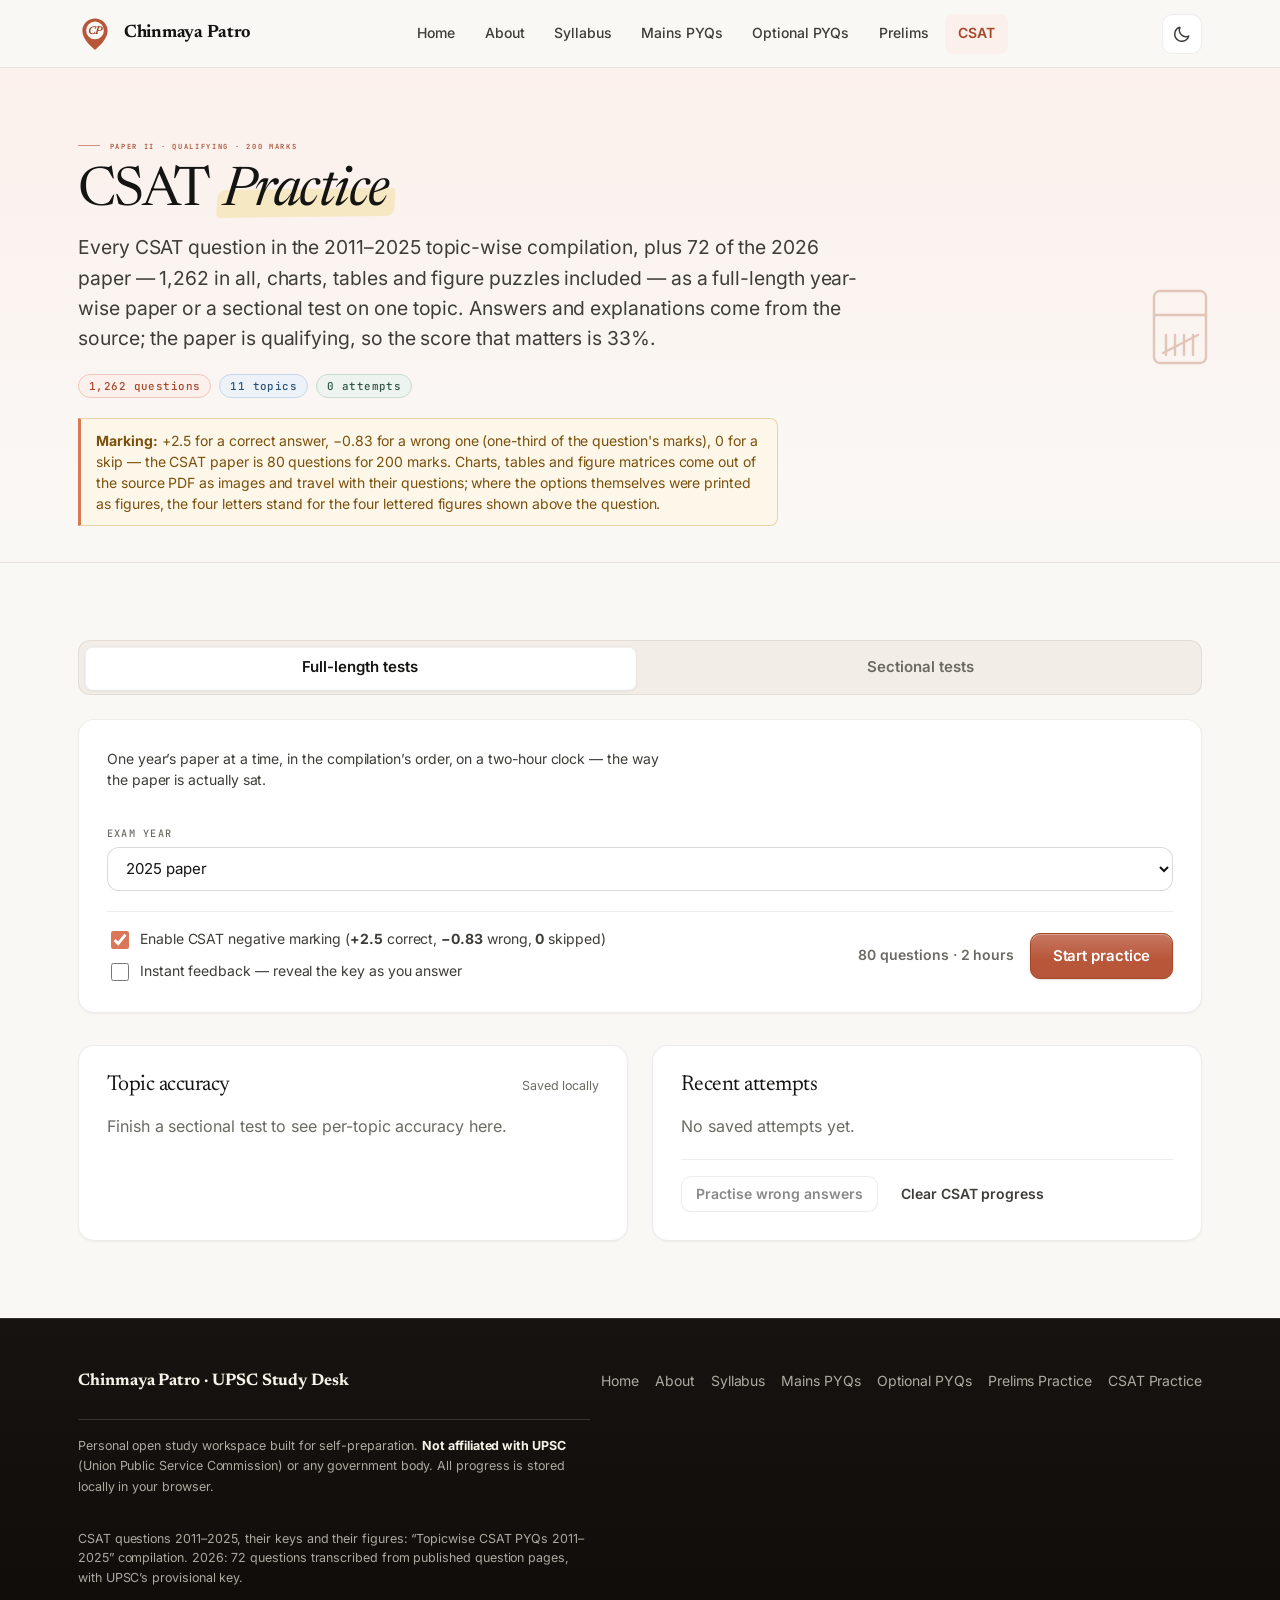
<file: csat-practice/index.html>
<!DOCTYPE html>
<html lang="en">
<head>
  <meta charset="UTF-8">
  <meta name="viewport" content="width=device-width, initial-scale=1.0">
  <meta name="description" content="CSAT Paper II practice — 1,096 questions from 2011 to 2026, taken as full-length year-wise papers or topic-wise sectional tests, with answers and explanations.">
  <title>CSAT Practice — Chinmaya Patro UPSC Study Desk</title>
  <link rel="icon" type="image/svg+xml" href="../assets/img/favicon.svg">
  <link rel="canonical" href="https://chinmayapatro456.github.io/ias/csat-practice/">
  <meta name="theme-color" content="#FAF8F5">
  <meta name="theme-color" content="#16130F" media="(prefers-color-scheme: dark)">
  <link rel="manifest" href="../manifest.json">
  <link rel="apple-touch-icon" href="../assets/img/icon-192.png">
  <meta property="og:type" content="website">
  <meta property="og:site_name" content="Chinmaya Patro · UPSC Study Desk">
  <meta property="og:title" content="CSAT Practice — Chinmaya Patro UPSC Study Desk">
  <meta property="og:description" content="CSAT Paper II practice — 1,096 questions from 2011 to 2026, as full-length papers or topic-wise sectional tests.">
  <meta property="og:url" content="https://chinmayapatro456.github.io/ias/csat-practice/">
  <meta property="og:image" content="https://chinmayapatro456.github.io/ias/assets/img/banner-share.webp">
  <meta property="og:image:type" content="image/webp">
  <meta property="og:image:width" content="1200">
  <meta property="og:image:height" content="630">
  <meta property="og:image:alt" content="Chinmaya Patro — UPSC Civil Services Study Desk, Geography Optional">
  <meta name="twitter:card" content="summary_large_image">
  <meta name="twitter:title" content="CSAT Practice — Chinmaya Patro UPSC Study Desk">
  <meta name="twitter:description" content="CSAT Paper II practice — 1,096 questions from 2011 to 2026, as full-length papers or topic-wise sectional tests.">
  <meta name="twitter:image" content="https://chinmayapatro456.github.io/ias/assets/img/banner-share.webp">

  <link rel="preload" href="../assets/fonts/newsreader-normal-latin.woff2" as="font" type="font/woff2" crossorigin>
  <link rel="preload" href="../assets/fonts/inter-normal-latin.woff2" as="font" type="font/woff2" crossorigin>
  <script>
    /* Apply the saved theme before first paint. Light is the default. */
    try {
      if (localStorage.getItem('cp_theme') === 'dark') {
        document.documentElement.setAttribute('data-theme', 'dark');
        /* Keep the browser chrome dark from the first paint, not just after
           theme.js runs. Both metas are set, so the colour wins whatever the
           OS preference says. */
        var m = document.querySelectorAll('meta[name="theme-color"]');
        for (var i = 0; i < m.length; i++) m[i].setAttribute('content', '#16130F');
      }
    } catch (e) {}
  </script>
  <link rel="stylesheet" href="../assets/css/fonts.css?v=20261127z2">
  <link rel="stylesheet" href="../assets/css/tokens.css?v=20261127z2">
  <link rel="stylesheet" href="../assets/css/base.css?v=20261127z2">
  <link rel="stylesheet" href="../assets/css/prelims.css?v=20261127z2">
  <link rel="stylesheet" href="../assets/css/csat.css?v=20261127z2">
  <link rel="stylesheet" href="../assets/css/print.css?v=20261127z2" media="print">
</head>
<body class="page-prelims">
  <a class="skip-link" href="#main-content">Skip to main content</a>

  <header class="site-nav">
    <div class="container nav-inner">
      <a class="nav-brand" href="../index.html">
        <span class="nav-brand-mark" aria-hidden="true">
          <svg viewBox="0 0 40 40" focusable="false" aria-hidden="true">
            <path class="mark-pin" d="M20 1.8c-8.2 0-14.9 6.5-14.9 14.5 0 10.3 11.9 20 13.8 21.5a1.7 1.7 0 0 0 2.2 0C23 36.3 34.9 26.6 34.9 16.3 34.9 8.3 28.2 1.8 20 1.8Z"></path>
            <circle class="mark-disc" cx="20" cy="15.8" r="10.4"></circle>
            <text class="mark-text" x="20" y="20.2" text-anchor="middle">CP</text>
          </svg>
        </span>
        <span>Chinmaya Patro</span>
      </a>

      <nav aria-label="Primary navigation">
        <ul class="nav-links">
          <li><a class="nav-link" href="../index.html">Home</a></li>
          <li><a class="nav-link" href="../about/index.html">About</a></li>
          <li><a class="nav-link" href="../syllabus/index.html">Syllabus</a></li>
          <li><a class="nav-link" href="../mains-pyqs/index.html">Mains PYQs</a></li>
          <li><a class="nav-link" href="../optional-pyqs/index.html">Optional PYQs</a></li>
          <li><a class="nav-link" href="../prelims-practice/index.html">Prelims</a></li>
          <li><a class="nav-link" href="./index.html" aria-current="page">CSAT</a></li>
        </ul>
      </nav>

      <div class="nav-actions">
        <button
          type="button"
          class="theme-toggle"
          data-theme-toggle
          aria-pressed="false"
          aria-label="Switch to dark theme"
          title="Switch to dark theme"
        >
          <svg class="theme-icon theme-icon-moon" viewBox="0 0 24 24" fill="none" stroke="currentColor" stroke-width="1.8" stroke-linecap="round" stroke-linejoin="round" aria-hidden="true">
            <path d="M20 14.5A8 8 0 0 1 9.5 4a8.5 8.5 0 1 0 10.5 10.5z"></path>
          </svg>
          <svg class="theme-icon theme-icon-sun" viewBox="0 0 24 24" fill="none" stroke="currentColor" stroke-width="1.8" stroke-linecap="round" stroke-linejoin="round" aria-hidden="true">
            <circle cx="12" cy="12" r="4"></circle>
            <path d="M12 2v2.5M12 19.5V22M2 12h2.5M19.5 12H22M4.9 4.9l1.8 1.8M17.3 17.3l1.8 1.8M19.1 4.9l-1.8 1.8M6.7 17.3l-1.8 1.8"></path>
          </svg>
        </button>

        <button
          type="button"
          class="nav-toggle"
          data-nav-toggle
          aria-expanded="false"
          aria-controls="mobile-nav-drawer"
          aria-label="Open navigation menu"
        >
          <svg data-icon-menu viewBox="0 0 24 24" fill="none" stroke="currentColor" stroke-width="2" stroke-linecap="round" aria-hidden="true">
            <line x1="4" y1="7" x2="20" y2="7"></line>
            <line x1="4" y1="12" x2="20" y2="12"></line>
            <line x1="4" y1="17" x2="20" y2="17"></line>
          </svg>
          <svg data-icon-close style="display:none" viewBox="0 0 24 24" fill="none" stroke="currentColor" stroke-width="2" stroke-linecap="round" aria-hidden="true">
            <line x1="6" y1="6" x2="18" y2="18"></line>
            <line x1="18" y1="6" x2="6" y2="18"></line>
          </svg>
        </button>
      </div>
    </div>
  </header>

  <div class="nav-backdrop" data-nav-backdrop></div>
  <nav id="mobile-nav-drawer" class="nav-drawer" data-nav-drawer aria-label="Mobile navigation" aria-hidden="true">
    <div class="nav-drawer-head">
      <span>Menu</span>
      <button type="button" class="nav-drawer-close" data-nav-close aria-label="Close navigation menu">
        <svg viewBox="0 0 24 24" width="20" height="20" fill="none" stroke="currentColor" stroke-width="2" stroke-linecap="round" aria-hidden="true">
          <line x1="6" y1="6" x2="18" y2="18"></line>
          <line x1="18" y1="6" x2="6" y2="18"></line>
        </svg>
      </button>
    </div>
    <ul class="nav-drawer-list">
      <li><a class="nav-link" href="../index.html">Home</a></li>
      <li><a class="nav-link" href="../about/index.html">About</a></li>
      <li><a class="nav-link" href="../syllabus/index.html">Syllabus</a></li>
      <li><a class="nav-link" href="../mains-pyqs/index.html">Mains PYQs</a></li>
      <li><a class="nav-link" href="../optional-pyqs/index.html">Optional PYQs</a></li>
      <li><a class="nav-link" href="../prelims-practice/index.html">Prelims Practice</a></li>
      <li><a class="nav-link" href="./index.html" aria-current="page">CSAT Practice</a></li>
    </ul>
  </nav>

  <main id="main-content">
    <section class="page-header">
      <div class="container">
        <span class="stage-emblem" aria-hidden="true">
          <svg viewBox="0 0 96 96" fill="none" stroke="currentColor" stroke-width="2.4"
               stroke-linecap="round" stroke-linejoin="round" data-draw-svg focusable="false">
            <path data-draw-path d="M26 12h40a6 6 0 0 1 6 6v60a6 6 0 0 1-6 6H26a6 6 0 0 1-6-6V18a6 6 0 0 1 6-6z"></path>
            <path data-draw-path d="M20 36h52"></path>
            <path data-draw-path d="M32 56v20"></path>
            <path data-draw-path d="M41 56v20"></path>
            <path data-draw-path d="M50 56v20"></path>
            <path data-draw-path d="M59 56v20"></path>
            <path data-draw-path d="M29 74L64 56"></path>
          </svg>
        </span>
        <span class="eyebrow">Paper II · Qualifying · 200 marks</span>
        <h1>CSAT <span class="accent">Practice</span></h1>
        <p class="lead">
          Every CSAT question in the 2011–2025 topic-wise compilation, plus 72 of the
          2026 paper — 1,262 in all, charts, tables and figure puzzles included — as a
          full-length year-wise paper or a sectional test on one topic. Answers and
          explanations come from the source; the paper is qualifying, so the score that
          matters is 33%.
        </p>

        <div class="prelims-badges" id="csat-badges" aria-live="polite">
          <span class="tag tag--accent" id="csat-total-badge">0 questions</span>
          <span class="tag tag--sky" id="csat-topic-badge">0 topics</span>
          <span class="tag tag--sage" id="csat-attempt-badge">0 attempts</span>
        </div>

        <div class="notice notice--callout">
          <span class="notice-body">
            <strong>Marking:</strong> +2.5 for a correct answer, −0.83 for a wrong one
            (one-third of the question's marks), 0 for a skip — the CSAT paper is 80
            questions for 200 marks. Charts, tables and figure matrices come out of
            the source PDF as images and travel with their questions; where the options
            themselves were printed as figures, the four letters stand for the four
            lettered figures shown above the question.
          </span>
        </div>
      </div>
    </section>

    <section class="section">
      <div class="container">

        <!-- VIEW 1: LOBBY -->
        <div id="view-lobby">
          <div class="tabs mode-tabs" role="tablist" aria-label="Practice mode" id="csat-mode-tabs">
            <button type="button" class="tab-btn" role="tab" aria-selected="true" data-mode="full">Full-length tests</button>
            <button type="button" class="tab-btn" role="tab" aria-selected="false" data-mode="sectional">Sectional tests</button>
          </div>

          <div class="card setup-card">
            <p class="mode-desc" id="csat-mode-desc"></p>

            <div class="setup-grid">
              <div data-field="year">
                <label class="field-label" for="csat-year">Exam year</label>
                <select id="csat-year" class="select"></select>
              </div>

              <div data-field="topic" hidden>
                <label class="field-label" for="csat-topic">Topic</label>
                <select id="csat-topic" class="select"></select>
              </div>

              <div data-field="count" hidden>
                <label class="field-label" for="csat-count">Question count</label>
                <select id="csat-count" class="select">
                  <option value="10">10 questions</option>
                  <option value="20" selected>20 questions</option>
                  <option value="30">30 questions</option>
                  <option value="50">50 questions</option>
                  <option value="all">All matching</option>
                </select>
              </div>
            </div>

            <div class="setup-footer">
              <div class="setup-options">
                <label class="neg-toggle">
                  <input type="checkbox" id="csat-neg-marking" checked>
                  <span>Enable CSAT negative marking (<strong>+2.5</strong> correct, <strong>−0.83</strong> wrong, <strong>0</strong> skipped)</span>
                </label>
                <label class="neg-toggle">
                  <input type="checkbox" id="csat-instant">
                  <span>Instant feedback — reveal the key as you answer</span>
                </label>
              </div>

              <div class="start-row">
                <span class="muted match-count" id="csat-match-count">0 questions</span>
                <button type="button" class="btn btn-primary" id="csat-start">Start practice</button>
              </div>
            </div>
          </div>

          <div class="lobby-lower">
            <article class="card">
              <div class="card-head-row">
                <h2 class="sub-heading">Topic accuracy</h2>
                <span class="muted small-meta">Saved locally</span>
              </div>
              <div id="csat-topic-accuracy" class="accuracy-list"></div>
            </article>

            <article class="card">
              <div class="card-head-row">
                <h2 class="sub-heading">Recent attempts</h2>
              </div>
              <div id="csat-attempts" class="attempts-list"></div>
              <div class="backup-bar">
                <button type="button" class="btn btn-secondary btn-sm" id="csat-retry-wrong">Practise wrong answers</button>
                <button type="button" class="btn btn-ghost btn-sm" id="csat-clear">Clear CSAT progress</button>
              </div>
            </article>
          </div>
        </div>

        <!-- VIEW 2: QUIZ -->
        <div id="view-quiz" hidden>
          <div class="quiz-progressbar" aria-hidden="true">
            <span class="quiz-progressbar-fill" data-quiz-progress></span>
          </div>

          <div class="card quiz-topbar">
            <div class="quiz-top-left">
              <span class="tag tag--accent" id="csat-mode-label">Practice</span>
              <span class="quiz-progress-text" id="csat-progress-text">Question 1 of 20</span>
            </div>
            <div class="quiz-top-right">
              <span class="quiz-timer" id="csat-timer" aria-live="off">00:00</span>
              <button type="button" class="btn btn-primary btn-sm" id="csat-submit">Submit</button>
              <button type="button" class="btn btn-ghost btn-sm" id="csat-exit">Exit</button>
            </div>
          </div>

          <div class="quiz-timer-track" data-timer-track hidden aria-hidden="true">
            <span class="quiz-timer-fill" data-timer-fill></span>
          </div>

          <div class="quiz-layout">
            <article class="card question-stage" aria-live="polite">
              <div class="q-meta-row" id="csat-q-meta"></div>
              <div id="csat-unscored-note" class="notice notice--warning" hidden></div>

              <div class="q-figure" id="csat-q-figure" hidden></div>
              <div class="q-passage" id="csat-q-passage" hidden></div>
              <div class="q-stem" id="csat-q-stem"></div>

              <div class="options-list" id="csat-q-options" role="radiogroup" aria-label="Answer choices"></div>

              <p class="q-feedback" id="csat-q-feedback" role="status" aria-live="polite" hidden></p>

              <div class="q-tools-row">
                <button type="button" class="btn btn-ghost btn-sm" id="csat-clear-choice">Clear answer</button>
                <button type="button" class="btn btn-secondary btn-sm" id="csat-flag" aria-pressed="false">⚑ Flag for review</button>
                <button type="button" class="btn btn-secondary btn-sm" id="csat-bookmark" aria-pressed="false">☆ Bookmark</button>
              </div>

              <div class="q-nav-row">
                <button type="button" class="btn btn-secondary" id="csat-prev">← Previous (P)</button>
                <span class="kbd-hint">Keys: <kbd>A</kbd>–<kbd>D</kbd> answer · <kbd>N</kbd> next · <kbd>P</kbd> prev</span>
                <button type="button" class="btn btn-primary" id="csat-next">Next (N) →</button>
              </div>
            </article>

            <aside class="card palette-panel" aria-label="Question palette">
              <div class="palette-head">
                <h2 class="palette-title">Question palette</h2>
                <span class="muted small-meta" id="csat-palette-summary">0 answered</span>
              </div>
              <div class="palette-grid" id="csat-palette"></div>
              <div class="palette-legend" aria-hidden="true">
                <span><i class="dot dot--answered"></i> Answered</span>
                <span><i class="dot dot--current"></i> Current</span>
                <span><i class="dot dot--flagged"></i> Flagged</span>
              </div>
            </aside>
          </div>
        </div>

        <!-- VIEW 3: RESULTS -->
        <div id="view-results" hidden>
          <div class="results-header">
            <div>
              <span class="eyebrow">Session summary</span>
              <h2 id="csat-results-title">Practice complete</h2>
            </div>
            <div class="results-actions">
              <button type="button" class="btn btn-primary" id="csat-retry-wrong-2">Retry wrong only</button>
              <button type="button" class="btn btn-secondary" id="csat-back">Back to setup</button>
            </div>
          </div>

          <div class="score-hero" id="csat-score" aria-live="polite"></div>
          <div class="results-kpis" id="csat-kpis"></div>

          <section class="card results-breakdown" aria-labelledby="csat-breakdown-heading">
            <h3 id="csat-breakdown-heading">Topic-wise breakdown</h3>
            <div id="csat-topic-chart" class="subject-bars"></div>
          </section>

          <section class="results-review" aria-labelledby="csat-review-heading">
            <div class="review-head">
              <h3 id="csat-review-heading">Question review</h3>
              <div class="review-filters" role="group" aria-label="Filter reviewed questions">
                <button type="button" class="chip is-active" data-review="wrong" aria-pressed="true">Wrong only</button>
                <button type="button" class="chip" data-review="all" aria-pressed="false">All questions</button>
                <button type="button" class="chip" data-review="unscored" aria-pressed="false">Unscored</button>
              </div>
            </div>
            <div id="csat-review-list" class="review-list"></div>
          </section>
        </div>

      </div>
    </section>
  </main>

  <footer class="site-footer site-footer--band">
    <div class="container footer-inner">
      <div class="footer-top">
        <span class="footer-brand">Chinmaya Patro · UPSC Study Desk</span>
        <ul class="footer-links">
          <li><a href="../index.html">Home</a></li>
          <li><a href="../about/index.html">About</a></li>
          <li><a href="../syllabus/index.html">Syllabus</a></li>
          <li><a href="../mains-pyqs/index.html">Mains PYQs</a></li>
          <li><a href="../optional-pyqs/index.html">Optional PYQs</a></li>
          <li><a href="../prelims-practice/index.html">Prelims Practice</a></li>
          <li><a href="./index.html">CSAT Practice</a></li>
        </ul>
      </div>
      <p class="footer-disclaimer">
        Personal open study workspace built for self-preparation. <strong>Not affiliated with UPSC</strong> (Union Public Service Commission) or any government body. All progress is stored locally in your browser.
      </p>
      <p class="footer-credit">
        CSAT questions 2011–2025, their keys and their figures: “Topicwise CSAT PYQs
        2011–2025” compilation. 2026: 72 questions transcribed from published question
        pages, with UPSC’s provisional key.
      </p>
    </div>
  </footer>

  <script src="../data/csat-data.js?v=20261127z2" defer></script>
  <script src="../assets/js/storage.js?v=20261127z2" defer></script>
  <script src="../assets/js/theme.js?v=20261127z2" defer></script>
  <script src="../assets/js/nav.js?v=20261127z2" defer></script>
  <script src="../assets/js/motion.js?v=20261127z2" defer></script>
  <script src="../assets/js/csat.js?v=20261127z2" defer></script>
</body>
</html>
</file>
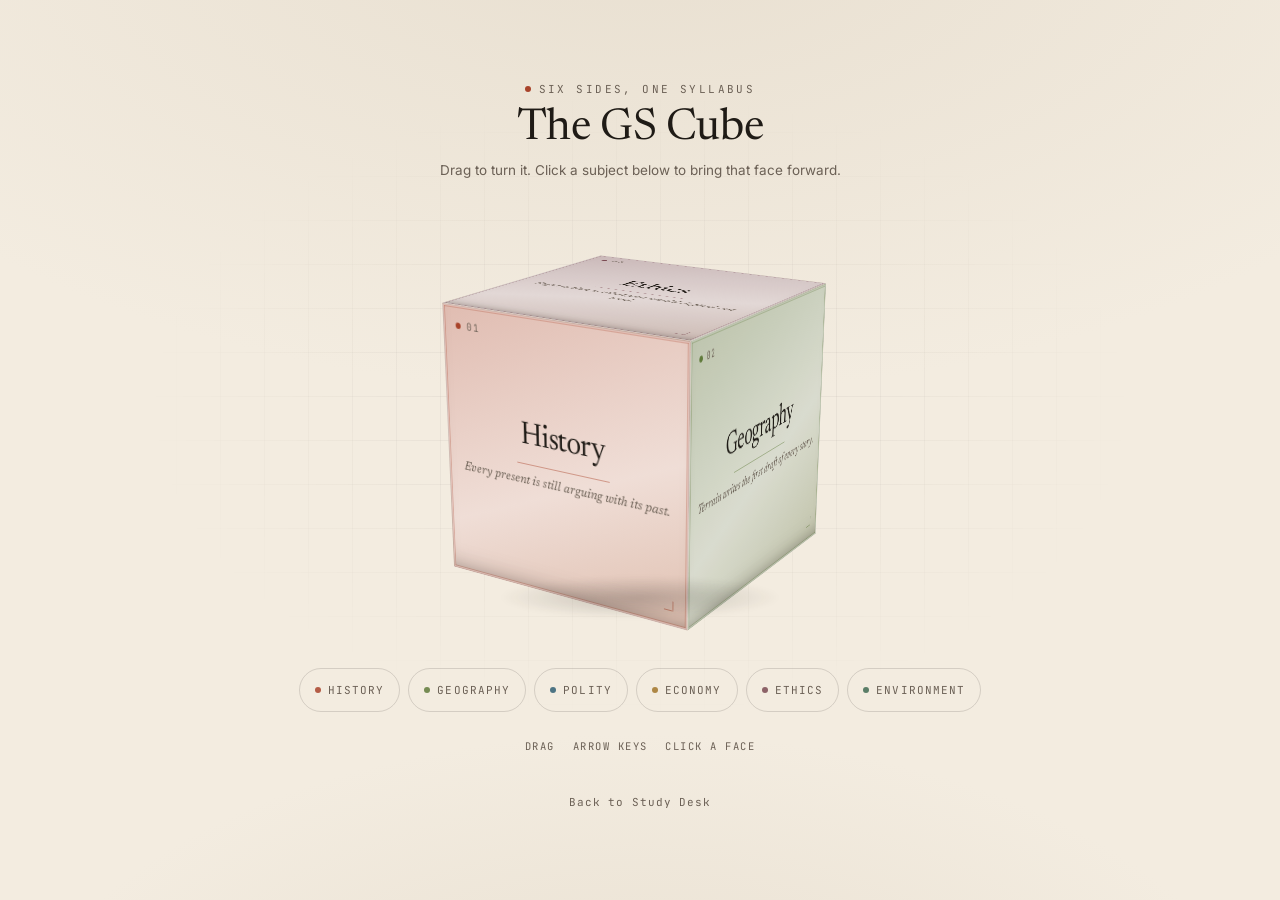
<file: cube/index.html>
<!DOCTYPE html>
<html lang="en">
<head>
<meta charset="UTF-8">
<meta name="viewport" content="width=device-width, initial-scale=1.0">
<title>The Six-Sided Syllabus — GS Cube | Study Desk</title>
<link rel="stylesheet" href="../assets/css/fonts.css">
<link rel="stylesheet" href="../assets/css/print.css?v=20261127z2" media="print">
<link rel="icon" href="../assets/img/favicon.svg" type="image/svg+xml">
<style>
  :root{
    --bg:#f3ece0;
    --bg-2:#e8dfd0;
    --surface:#fdfbf7;
    --ink:#1f1b16;
    --ink-dim:#6b6055;
    --rule:rgba(31,27,22,0.14);
    --rule-soft:rgba(31,27,22,0.07);
    --c-history:#a8432a;
    --c-geo:#5f7a3a;
    --c-polity:#2f5f73;
    --c-econ:#a1762a;
    --c-ethics:#7a4a52;
    --c-env:#3f6b52;
    --font-display:"Newsreader","Iowan Old Style",Georgia,serif;
    --font-body:"Inter",system-ui,-apple-system,"Segoe UI",sans-serif;
    --font-mono:"JetBrains Mono",ui-monospace,"SFMono-Regular",Consolas,monospace;
    --s:clamp(140px,min(46vmin,30vh),320px);
    --half:calc(var(--s)/2);
    --r:0px;
  }
  @media (prefers-color-scheme: dark){
    :root{
      --bg:#17150f;
      --bg-2:#12110c;
      --surface:#211d16;
      --ink:#f2ece0;
      --ink-dim:#a99e8d;
      --rule:rgba(242,236,224,0.16);
      --rule-soft:rgba(242,236,224,0.08);
      --c-history:#d0705a;
      --c-geo:#9db56a;
      --c-polity:#7fa9bb;
      --c-econ:#d3a95c;
      --c-ethics:#c08a92;
      --c-env:#7fb092;
    }
  }

  *{box-sizing:border-box}
  html,body{height:100%}
  body{
    margin:0;
    background:
      radial-gradient(120% 90% at 50% -10%, var(--bg-2) 0%, transparent 60%),
      radial-gradient(90% 70% at 50% 120%, var(--bg-2) 0%, transparent 55%),
      var(--bg);
    color:var(--ink);
    font-family:var(--font-body);
    display:flex;
    flex-direction:column;
    align-items:center;
    justify-content:safe center;
    gap:clamp(12px,3vh,38px);
    padding:clamp(20px,4vw,48px);
    min-height:100vh;
    min-height:100svh;
    overflow-x:hidden;
    -webkit-font-smoothing:antialiased;
  }
  /* faint paper grid */
  body::before{
    content:"";
    position:fixed;inset:0;
    background-image:
      linear-gradient(to right, var(--rule-soft) 1px, transparent 1px),
      linear-gradient(to bottom, var(--rule-soft) 1px, transparent 1px);
    background-size:44px 44px;
    mask-image:radial-gradient(closest-side at 50% 45%, #000 0%, transparent 78%);
    pointer-events:none;
    z-index:0;
  }

  header, .stage, .legend, footer{position:relative;z-index:1}

  header{text-align:center;max-width:56ch}
  .eyebrow{
    font-family:var(--font-mono);
    font-size:11px;
    letter-spacing:0.22em;
    text-transform:uppercase;
    color:var(--ink-dim);
    display:inline-flex;align-items:center;gap:8px;
  }
  .eyebrow::before{
    content:"";width:6px;height:6px;border-radius:50%;
    background:var(--c-history);
  }
  h1{
    font-family:var(--font-display);
    font-weight:400;
    font-size:clamp(28px,4.6vw,44px);
    line-height:1.05;
    letter-spacing:-0.01em;
    margin:10px 0 8px;
  }
  header p{
    margin:0;
    color:var(--ink-dim);
    font-size:13.5px;
    line-height:1.6;
  }

  /* ---------- 3D stage ---------- */
  .stage{
    perspective:1400px;
    flex:none;
    width:min(calc(var(--s) * 1.9), 100%);
    height:calc(var(--s) * 1.6);
    display:grid;
    place-items:center;
    cursor:grab;
    touch-action:none;
    user-select:none;
  }
  .stage:active{cursor:grabbing}
  .stage::after{
    content:"";
    position:absolute;
    width:calc(var(--s) * 1.05);
    height:calc(var(--s) * 0.16);
    bottom:calc(50% - var(--s) * 0.72);
    border-radius:50%;
    background:radial-gradient(ellipse at center, rgba(31,27,22,0.22), rgba(31,27,22,0) 70%);
    filter:blur(2px);
    pointer-events:none;
  }

  .cube{
    position:relative;
    width:var(--s);
    height:var(--s);
    -webkit-transform-style:preserve-3d;
    transform-style:preserve-3d;
    transform:rotateX(-18deg) rotateY(-32deg) translateZ(0);
    will-change:transform;
  }

  .face{
    position:absolute;
    inset:0;
    padding:clamp(10px,4%,22px);
    display:grid;
    place-items:center;
    text-align:center;
    background:
      linear-gradient(158deg,
        color-mix(in srgb, var(--face-accent) 34%, var(--surface)) 0%,
        color-mix(in srgb, var(--face-accent) 16%, var(--surface)) 58%,
        color-mix(in srgb, var(--face-accent) 26%, var(--bg)) 100%);
    border:1px solid var(--rule);
    border-radius:var(--r);
    box-shadow:
      inset 0 0 0 1px rgba(255,255,255,0.5),
      inset 0 0 0 1.5px color-mix(in srgb, var(--face-accent) 55%, transparent),
      inset 0 -18px 26px -22px rgba(31,27,22,0.55);
    -webkit-backface-visibility:hidden;
    backface-visibility:hidden;
  }
  .face::before{
    content:"";
    position:absolute;inset:0;
    background:rgba(31,27,22,var(--shade,0));
    pointer-events:none;
  }
  .f-top{--shade:0.03}
  .f-right{--shade:0.05}
  .f-left{--shade:0.09}
  .f-bottom{--shade:0.10}
  .f-back{--shade:0.07}
  .face::after{
    /* corner registration mark */
    content:"";
    position:absolute;right:14px;bottom:14px;
    width:9px;height:9px;
    border-right:1px solid var(--face-accent);
    border-bottom:1px solid var(--face-accent);
    opacity:0.5;
    border-bottom-right-radius:2px;
  }
  .face__top{
    position:absolute;
    top:clamp(12px,3.6%,18px);
    left:clamp(14px,4%,22px);
    display:flex;align-items:center;gap:7px;
  }
  .face__dot{
    width:6px;height:6px;border-radius:50%;
    background:var(--face-accent);
    flex:none;
  }
  .face__num{
    font-family:var(--font-mono);
    font-size:10px;
    letter-spacing:0.18em;
    color:var(--ink-dim);
  }
  .face__name{
    font-family:var(--font-display);
    font-weight:400;
    font-size:clamp(15px,calc(var(--s) * 0.115),38px);
    line-height:1;
    letter-spacing:-0.015em;
    margin:0;
    color:var(--ink);
  }
  .face__rule{
    height:1px;background:var(--face-accent);opacity:0.45;
    margin:12px auto 0;width:42%;
  }
  .face > div:nth-of-type(2){
    display:flex;flex-direction:column;align-items:center;
    width:100%;
  }
  .face__bottom{
    position:static;
    width:100%;
    margin-top:clamp(8px,2.6%,13px);
  }
  .face__thought{
    font-family:var(--font-display);
    font-style:italic;
    font-size:clamp(10px,calc(var(--s) * 0.047),15px);
    line-height:1.35;
    color:var(--ink-dim);
    margin:0;
    text-align:center;
  }

  .f-front {transform:translateZ(var(--half))}
  .f-back  {transform:rotateY(180deg) translateZ(var(--half))}
  .f-right {transform:rotateY(90deg)  translateZ(var(--half))}
  .f-left  {transform:rotateY(-90deg) translateZ(var(--half))}
  .f-top   {transform:rotateX(90deg)  translateZ(var(--half))}
  .f-bottom{transform:rotateX(-90deg) translateZ(var(--half))}

  /* ---------- legend ---------- */
  .legend{
    display:flex;flex-wrap:wrap;gap:8px;justify-content:center;
    max-width:min(760px,92vw);
  }
  .chip{
    font-family:var(--font-mono);
    font-size:11px;
    letter-spacing:0.1em;
    text-transform:uppercase;
    color:var(--ink-dim);
    background:transparent;
    border:1px solid var(--rule);
    border-radius:999px;
    min-height:44px;
    padding:11px 15px;
    display:inline-flex;align-items:center;gap:7px;
    cursor:pointer;
    transition:color .18s ease, border-color .18s ease, background .18s ease, transform .18s ease;
  }
  .chip::before{
    content:"";width:6px;height:6px;border-radius:50%;
    background:var(--chip-accent);
    opacity:.85;
  }
  .chip:hover{color:var(--ink);border-color:var(--ink-dim);transform:translateY(-1px)}
  .chip.is-active{
    color:var(--ink);
    border-color:var(--chip-accent);
    background:color-mix(in srgb, var(--chip-accent) 12%, transparent);
  }

  footer{
    font-family:var(--font-mono);
    font-size:10.5px;
    letter-spacing:0.14em;
    text-transform:uppercase;
    color:var(--ink-dim);
    display:flex;gap:18px;flex-wrap:wrap;justify-content:center;
  }

  .back{
    margin:0;
    font-family:var(--font-mono);
    font-size:11px;
    letter-spacing:0.08em;
  }
  .back a{
    color:var(--ink-dim);text-decoration:none;
    display:inline-block;padding:15px 6px;   /* 44px-tall tap target on touch */
  }
  .back a:hover{color:var(--ink)}

  @media (prefers-reduced-motion: reduce){
    .chip{transition:none}
  }
  /* Phones: the cube is the page, so give it the width. 68vw is the largest
     square whose rotated silhouette (about 1.38x) still clears a 360px screen. */
  @media (max-width:640px) and (orientation:portrait){
    :root{--s:min(68vw,40vh)}
    .stage{height:calc(var(--s) * 1.45);touch-action:pan-y}
    header p{max-width:34ch;margin:0 auto}
  }

  @media (max-width:420px){
    .legend{gap:6px}
    .chip{padding:10px 11px;font-size:10px;min-height:44px}
    header p{font-size:12.5px}
  }

  /* Touch: no keyboard, so the "arrow keys" hint is noise and the header has
     to say tap, not click. */
  @media (hover:none){
    footer span:nth-child(2){display:none}
  }

  /* Short phones: the footer only repeats what the header already says, and
     every pixel it frees goes to the cube. */
  @media (max-height:640px) and (orientation:portrait){
    footer{display:none}
    body{gap:10px;padding:14px 16px}
    .stage{height:calc(var(--s) * 1.55)}
  }

  /* Landscape phones: side-by-side, so the cube keeps a workable size instead
     of being squeezed between a tall header and a two-row chip list. */
  @media (max-height:520px) and (orientation:landscape){
    body{
      display:grid;
      grid-template-columns:minmax(0,1fr) auto;
      align-content:center;
      justify-items:center;
      gap:10px 22px;
      padding:14px 18px;
    }
    header,.legend,footer,.back{grid-column:1}
    header p{font-size:12px;line-height:1.45}
    h1{font-size:clamp(24px,3.4vw,34px);margin:6px 0 4px}
    .stage{grid-column:2;grid-row:1 / span 4;align-self:center}
    .chip{min-height:44px;padding:8px 12px}
  }
</style>
</head>
<body>

<header>
  <span class="eyebrow">Six sides, one syllabus</span>
  <h1>The GS Cube</h1>
  <p>Drag to turn it. Click a subject below to bring that face forward.</p>
</header>

<main class="stage" id="stage" aria-label="Rotatable cube with six subjects">
  <div class="cube" id="cube">
    <section class="face f-front" data-face="0" style="--face-accent:var(--c-history)">
      <div class="face__top"><span class="face__dot"></span><span class="face__num">01</span></div>
      <div>
        <h2 class="face__name">History</h2>
        <div class="face__rule"></div>
        <div class="face__bottom"><p class="face__thought">Every present is still arguing with its past.</p></div>
      </div>
    </section>

    <section class="face f-right" data-face="1" style="--face-accent:var(--c-geo)">
      <div class="face__top"><span class="face__dot"></span><span class="face__num">02</span></div>
      <div>
        <h2 class="face__name">Geography</h2>
        <div class="face__rule"></div>
        <div class="face__bottom"><p class="face__thought">Terrain writes the first draft of every story.</p></div>
      </div>
    </section>

    <section class="face f-back" data-face="2" style="--face-accent:var(--c-polity)">
      <div class="face__top"><span class="face__dot"></span><span class="face__num">03</span></div>
      <div>
        <h2 class="face__name">Polity</h2>
        <div class="face__rule"></div>
        <div class="face__bottom"><p class="face__thought">Rules outlive the people who wrote them.</p></div>
      </div>
    </section>

    <section class="face f-left" data-face="3" style="--face-accent:var(--c-econ)">
      <div class="face__top"><span class="face__dot"></span><span class="face__num">04</span></div>
      <div>
        <h2 class="face__name">Economy</h2>
        <div class="face__rule"></div>
        <div class="face__bottom"><p class="face__thought">Incentives move people further than intentions do.</p></div>
      </div>
    </section>

    <section class="face f-top" data-face="4" style="--face-accent:var(--c-ethics)">
      <div class="face__top"><span class="face__dot"></span><span class="face__num">05</span></div>
      <div>
        <h2 class="face__name">Ethics</h2>
        <div class="face__rule"></div>
        <div class="face__bottom"><p class="face__thought">Right action is what you would defend out loud.</p></div>
      </div>
    </section>

    <section class="face f-bottom" data-face="5" style="--face-accent:var(--c-env)">
      <div class="face__top"><span class="face__dot"></span><span class="face__num">06</span></div>
      <div>
        <h2 class="face__name">Environment</h2>
        <div class="face__rule"></div>
        <div class="face__bottom"><p class="face__thought">Nothing is thrown away; it only moves somewhere else.</p></div>
      </div>
    </section>
  </div>
</main>

<nav class="legend" aria-label="Jump to a face">
  <button class="chip" data-target="0" style="--chip-accent:var(--c-history)">History</button>
  <button class="chip" data-target="1" style="--chip-accent:var(--c-geo)">Geography</button>
  <button class="chip" data-target="2" style="--chip-accent:var(--c-polity)">Polity</button>
  <button class="chip" data-target="3" style="--chip-accent:var(--c-econ)">Economy</button>
  <button class="chip" data-target="4" style="--chip-accent:var(--c-ethics)">Ethics</button>
  <button class="chip" data-target="5" style="--chip-accent:var(--c-env)">Environment</button>
</nav>

<footer>
  <span>Drag</span><span>Arrow keys</span><span>Click a face</span>
</footer>

<p class="back"><a href="../index.html">Back to Study Desk</a></p>

<script>
(function(){
  const stage = document.getElementById('stage');
  const cube  = document.getElementById('cube');
  const chips = Array.from(document.querySelectorAll('.chip'));
  const reduced = window.matchMedia('(prefers-reduced-motion: reduce)').matches;

  // phones have no pointer, so say "tap" where the copy says "click"
  if (window.matchMedia('(hover:none)').matches){
    const lead = document.querySelector('header p');
    if (lead) lead.textContent = 'Drag to turn it. Tap a subject below to bring that face forward.';
    const hint = document.querySelector('footer span:nth-child(3)');
    if (hint) hint.textContent = 'Tap a face';
  }

  // rotation state (degrees)
  let rx = -18, ry = -32;
  let targetX = null, targetY = null;   // snap targets
  let dragging = false, lastX = 0, lastY = 0;
  let travel = 0;                 // pixels moved during this gesture
  let swallowClick = false;       // a drag just ended, ignore the click it leaves
  let autoSpin = false;      // the cube holds still until the visitor turns it

  // face -> (rx, ry) that brings it to the front
  const SNAP = [
    [0, 0],        // front   History
    [0, -90],      // right   Geography
    [0, 180],      // back    Polity
    [0, 90],       // left    Economy
    [-90, 0],      // top     Ethics
    [90, 0]        // bottom  Environment
  ];

  function render(){
    cube.style.transform = 'rotateX(' + rx.toFixed(2) + 'deg) rotateY(' + ry.toFixed(2) + 'deg) translateZ(0)';
  }

  function tick(){
    if (dragging){
      // handled in pointermove
    } else if (targetX !== null){
      // ease toward the snap target
      rx += (targetX - rx) * 0.14;
      ry += (targetY - ry) * 0.14;
      if (Math.abs(targetX - rx) < 0.15 && Math.abs(targetY - ry) < 0.15){
        rx = targetX; ry = targetY; targetX = targetY = null;
      }
      render();
    } else {
      // gentle drift until the user takes over
      if (autoSpin){
        ry += 0.16;
        render();
      }
    }
    requestAnimationFrame(tick);
  }

  function setActive(i){
    chips.forEach(c => c.classList.toggle('is-active', Number(c.dataset.target) === i));
  }

  // ---- drag ----
  function down(e){
    dragging = true;
    autoSpin = false;
    setActive(-1);
    targetX = targetY = null;
    const p = e.touches ? e.touches[0] : e;
    lastX = p.clientX; lastY = p.clientY;
    travel = 0;
    swallowClick = false;
    stage.setPointerCapture && e.pointerId != null && stage.setPointerCapture(e.pointerId);
  }
  function move(e){
    if (!dragging) return;
    const p = e.touches ? e.touches[0] : e;
    const dx = p.clientX - lastX;
    const dy = p.clientY - lastY;
    lastX = p.clientX; lastY = p.clientY;
    travel += Math.abs(dx) + Math.abs(dy);
    if (travel > 8) swallowClick = true;
    ry += dx * 0.42;
    rx -= dy * 0.42;
    rx = Math.max(-90, Math.min(90, rx));
    render();
  }
  function up(){ dragging = false; }

  stage.addEventListener('pointerdown', down);
  window.addEventListener('pointermove', move, {passive:true});
  window.addEventListener('pointerup', up);
  window.addEventListener('pointercancel', up);

  // ---- click a face to bring it forward ----
  document.querySelectorAll('.face').forEach(face => {
    face.addEventListener('click', ev => {
      // a drag that happens to end on a face is not a request to open it
      if (swallowClick){ swallowClick = false; return; }
      const i = Number(face.dataset.face);
      snapTo(i);
      ev.stopPropagation();
    });
  });

  function snapTo(i){
    autoSpin = false;
    // choose the shortest way round
    const wantX = SNAP[i][0];
    let wantY = SNAP[i][1];
    const current = ((ry % 360) + 360) % 360;
    const normalizedTarget = ((wantY % 360) + 360) % 360;
    let delta = normalizedTarget - current;
    if (delta > 180) delta -= 360;
    if (delta < -180) delta += 360;
    targetX = wantX;
    targetY = ry + delta;
    setActive(i);
  }

  chips.forEach(chip => {
    chip.addEventListener('click', () => snapTo(Number(chip.dataset.target)));
  });

  // ---- keyboard ----
  window.addEventListener('keydown', e => {
    const step = 12;
    autoSpin = false;
    if (e.key === 'ArrowLeft'){ ry -= step; targetX = targetY = null; }
    else if (e.key === 'ArrowRight'){ ry += step; targetX = targetY = null; }
    else if (e.key === 'ArrowUp'){ rx = Math.min(90, rx + step); targetX = targetY = null; }
    else if (e.key === 'ArrowDown'){ rx = Math.max(-90, rx - step); targetX = targetY = null; }
    else return;
    e.preventDefault();
    render();
  });

  render();
  requestAnimationFrame(tick);
})();
</script>
</body>
</html>
</file>
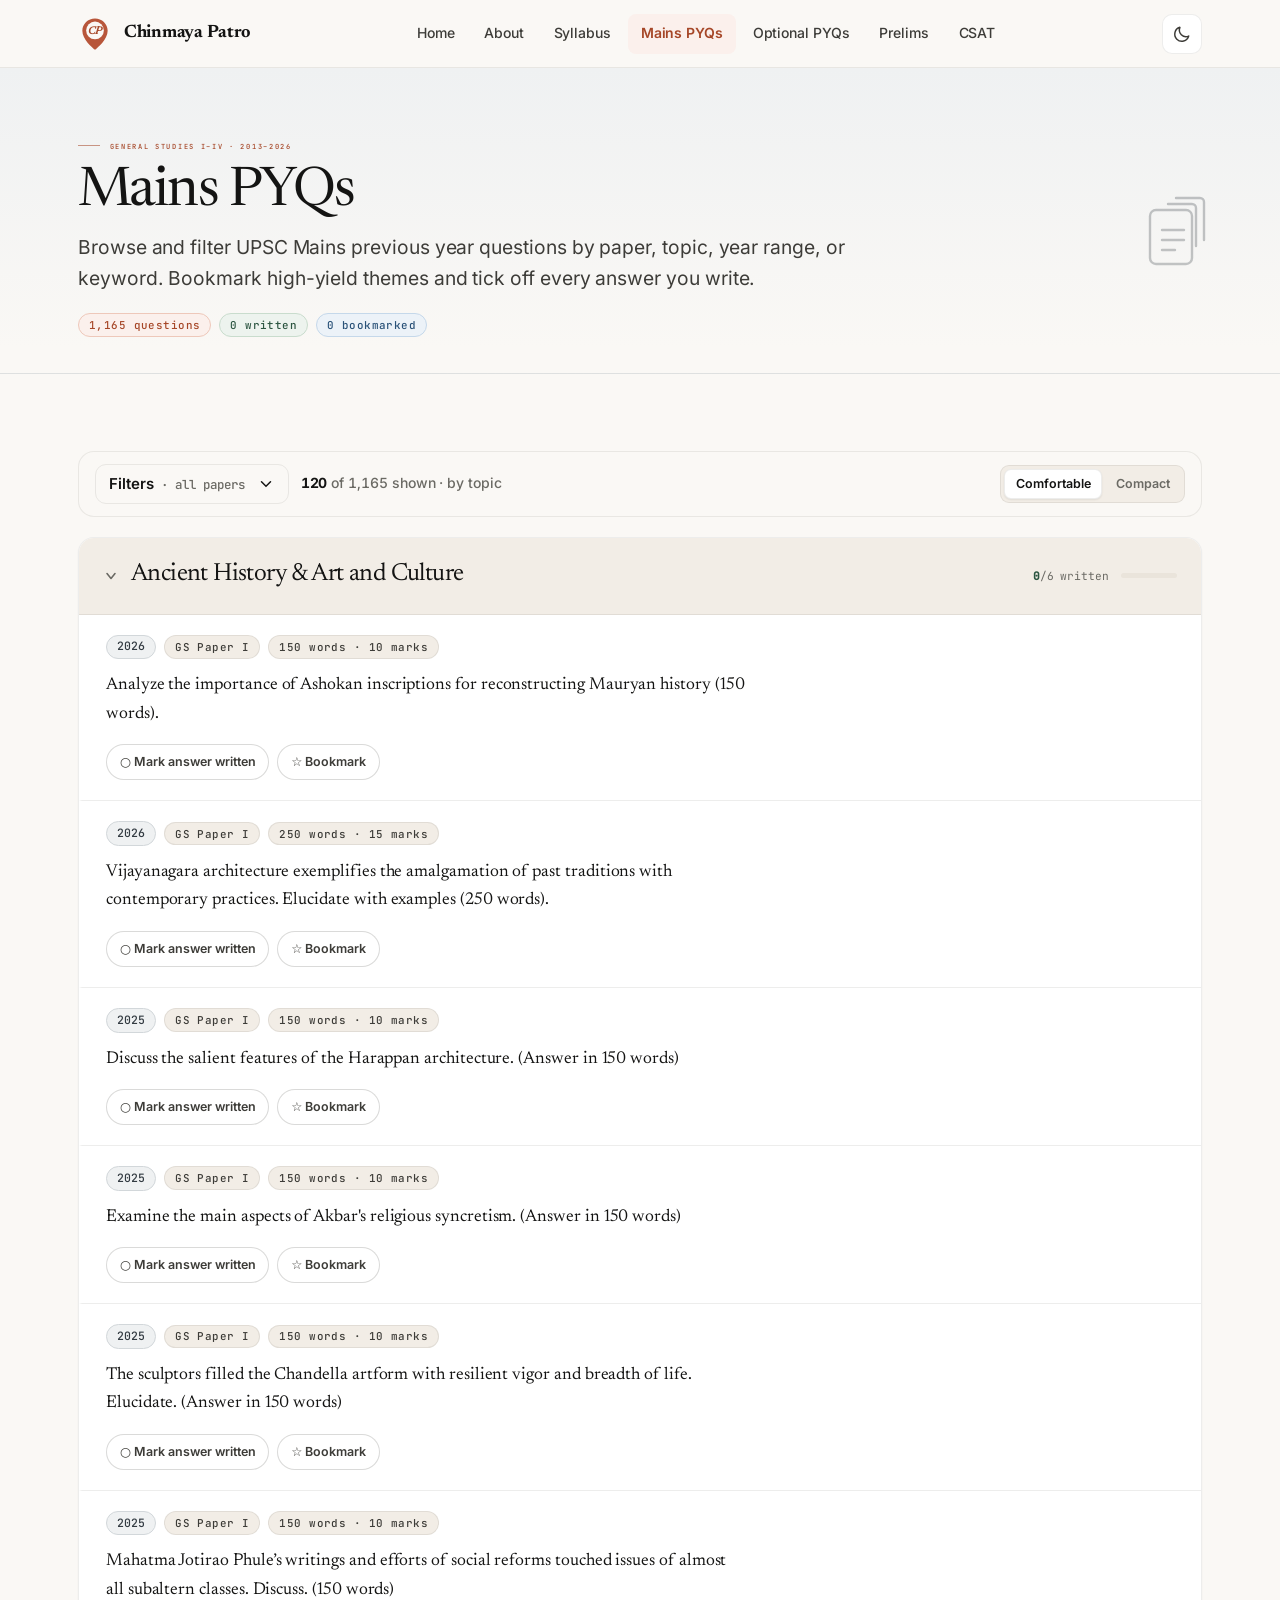
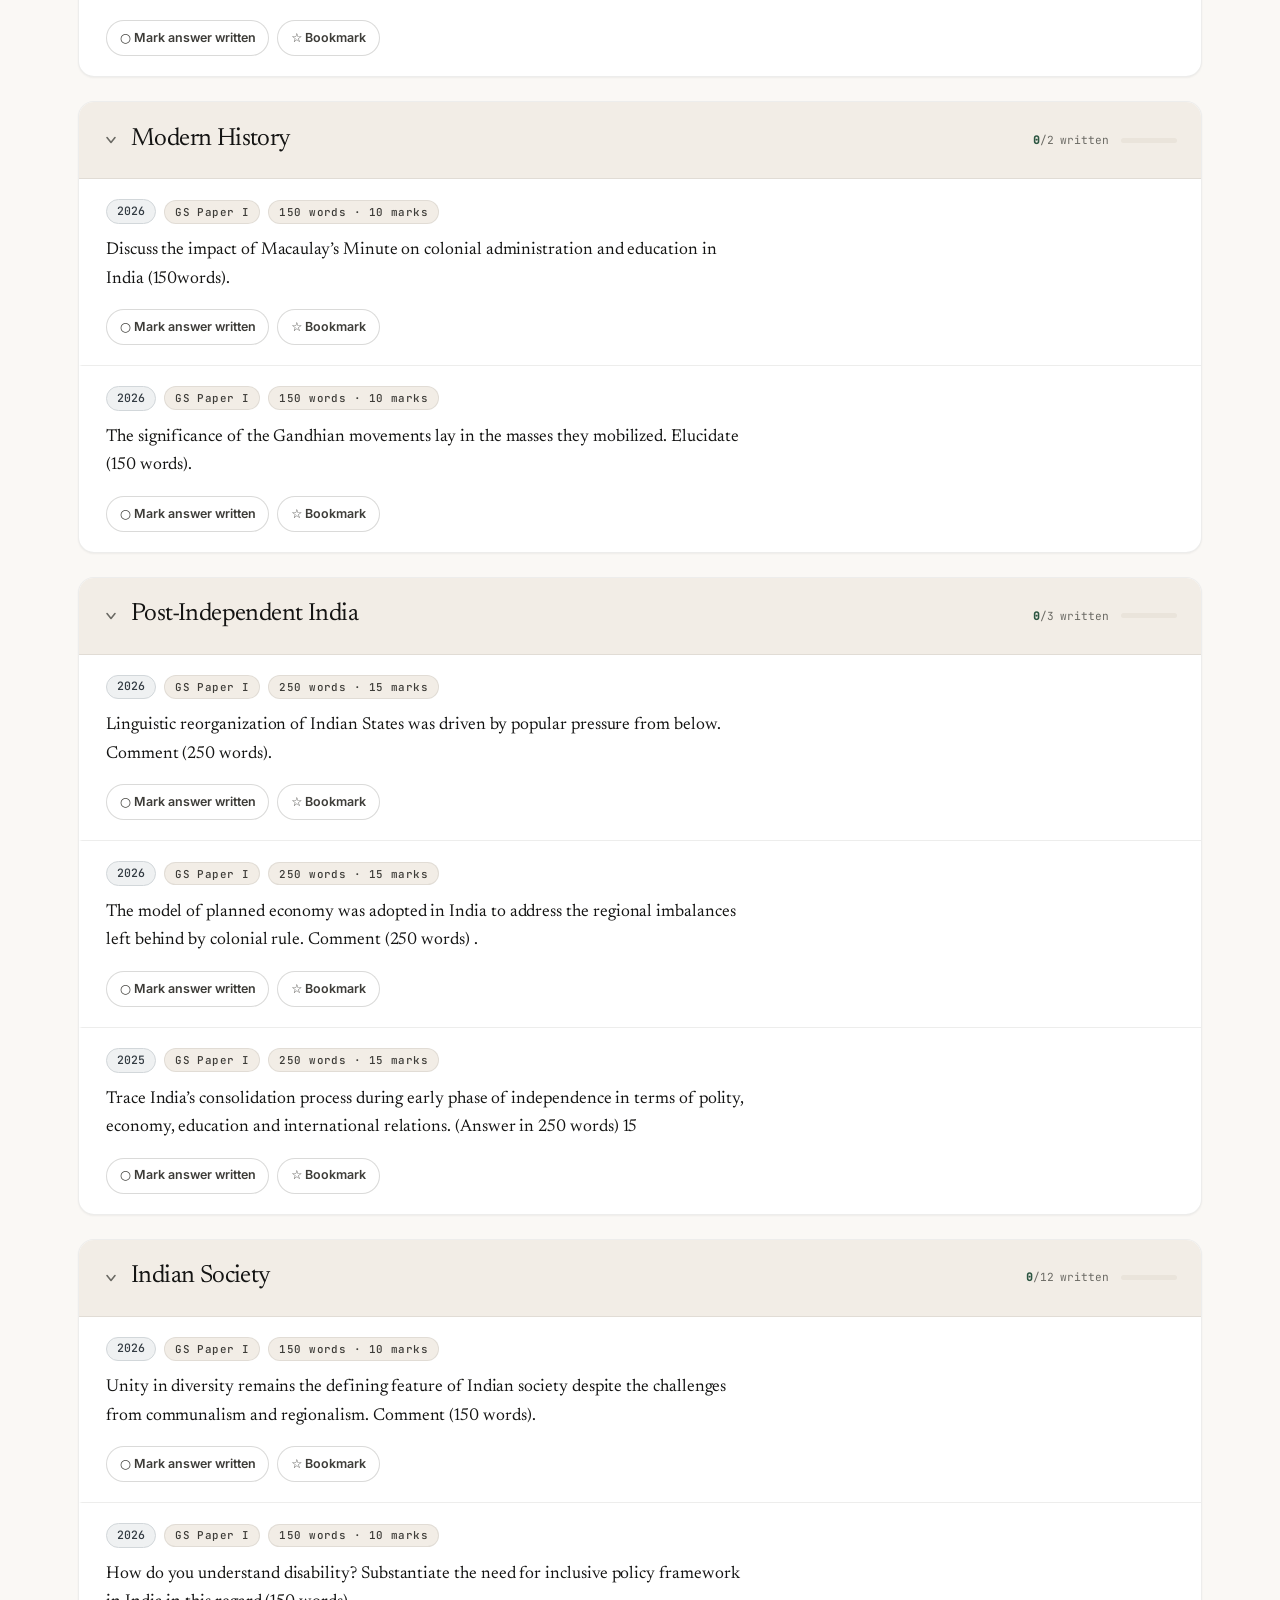
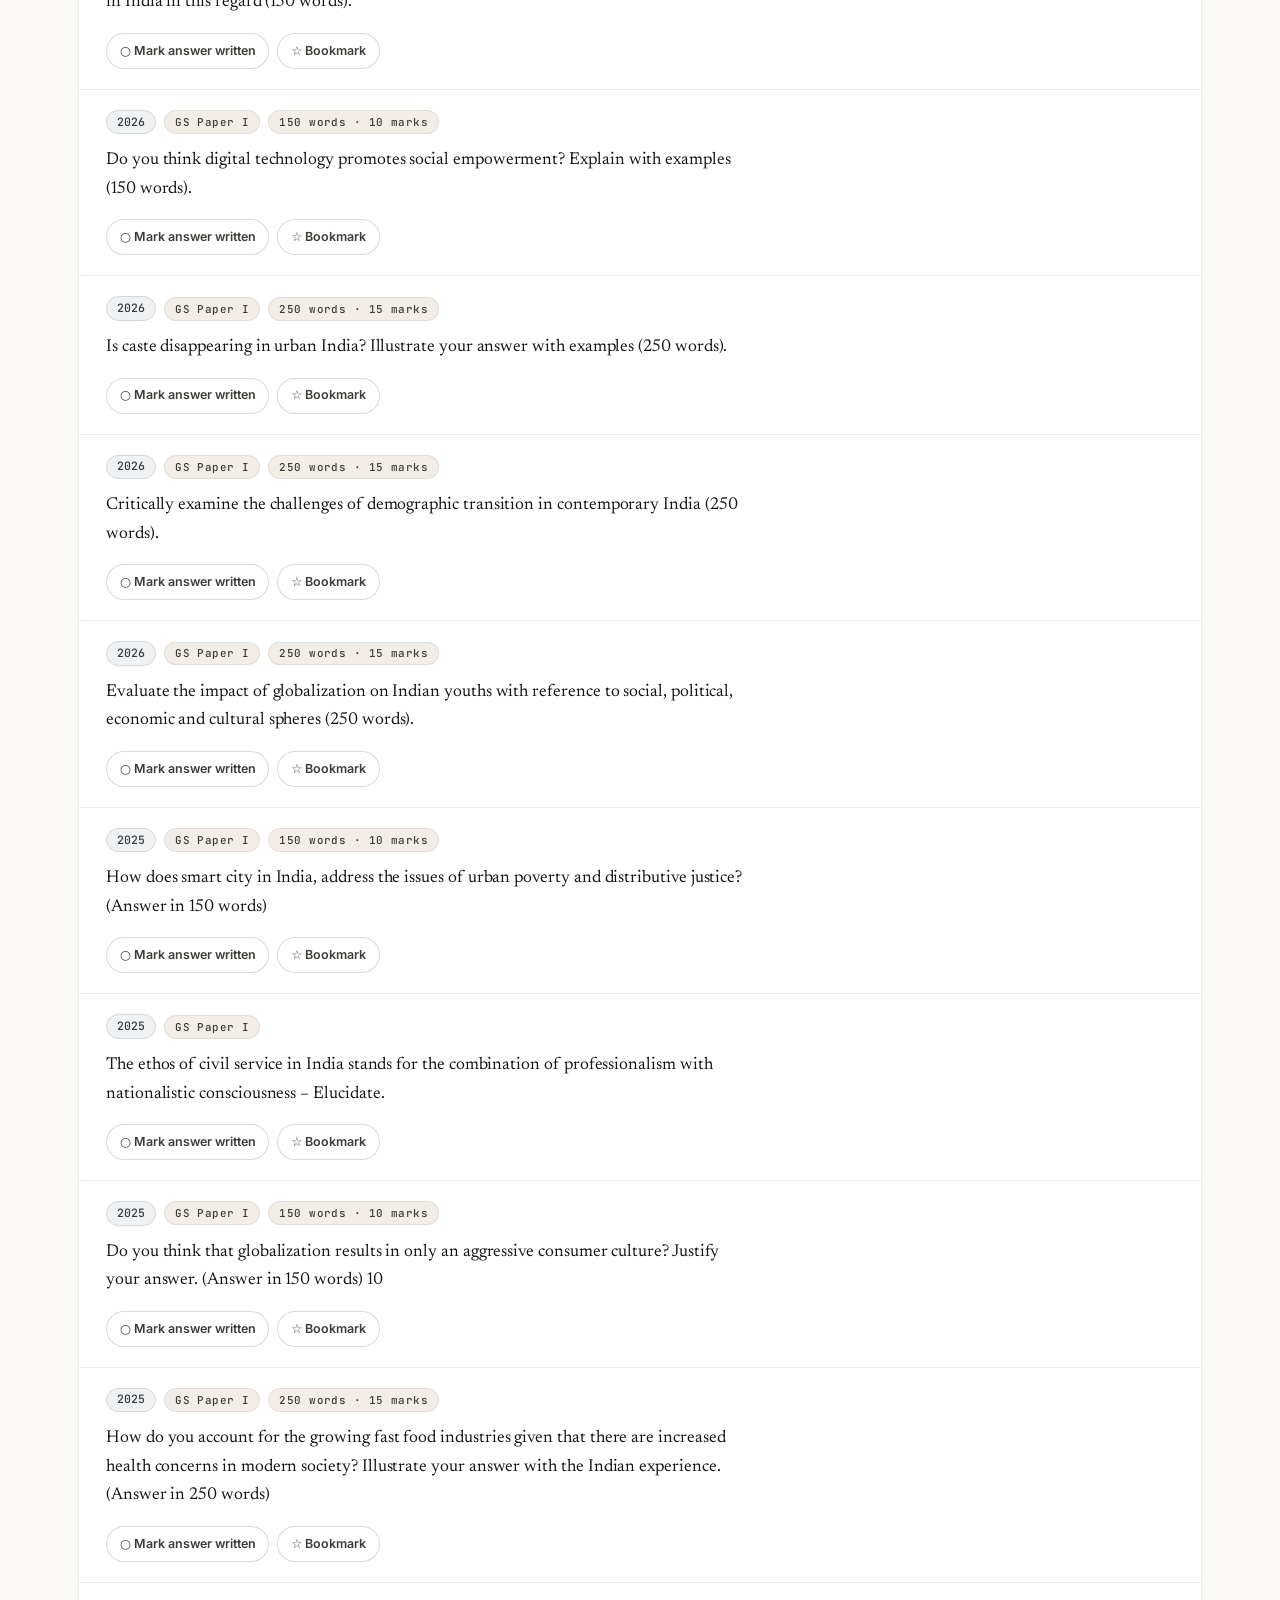
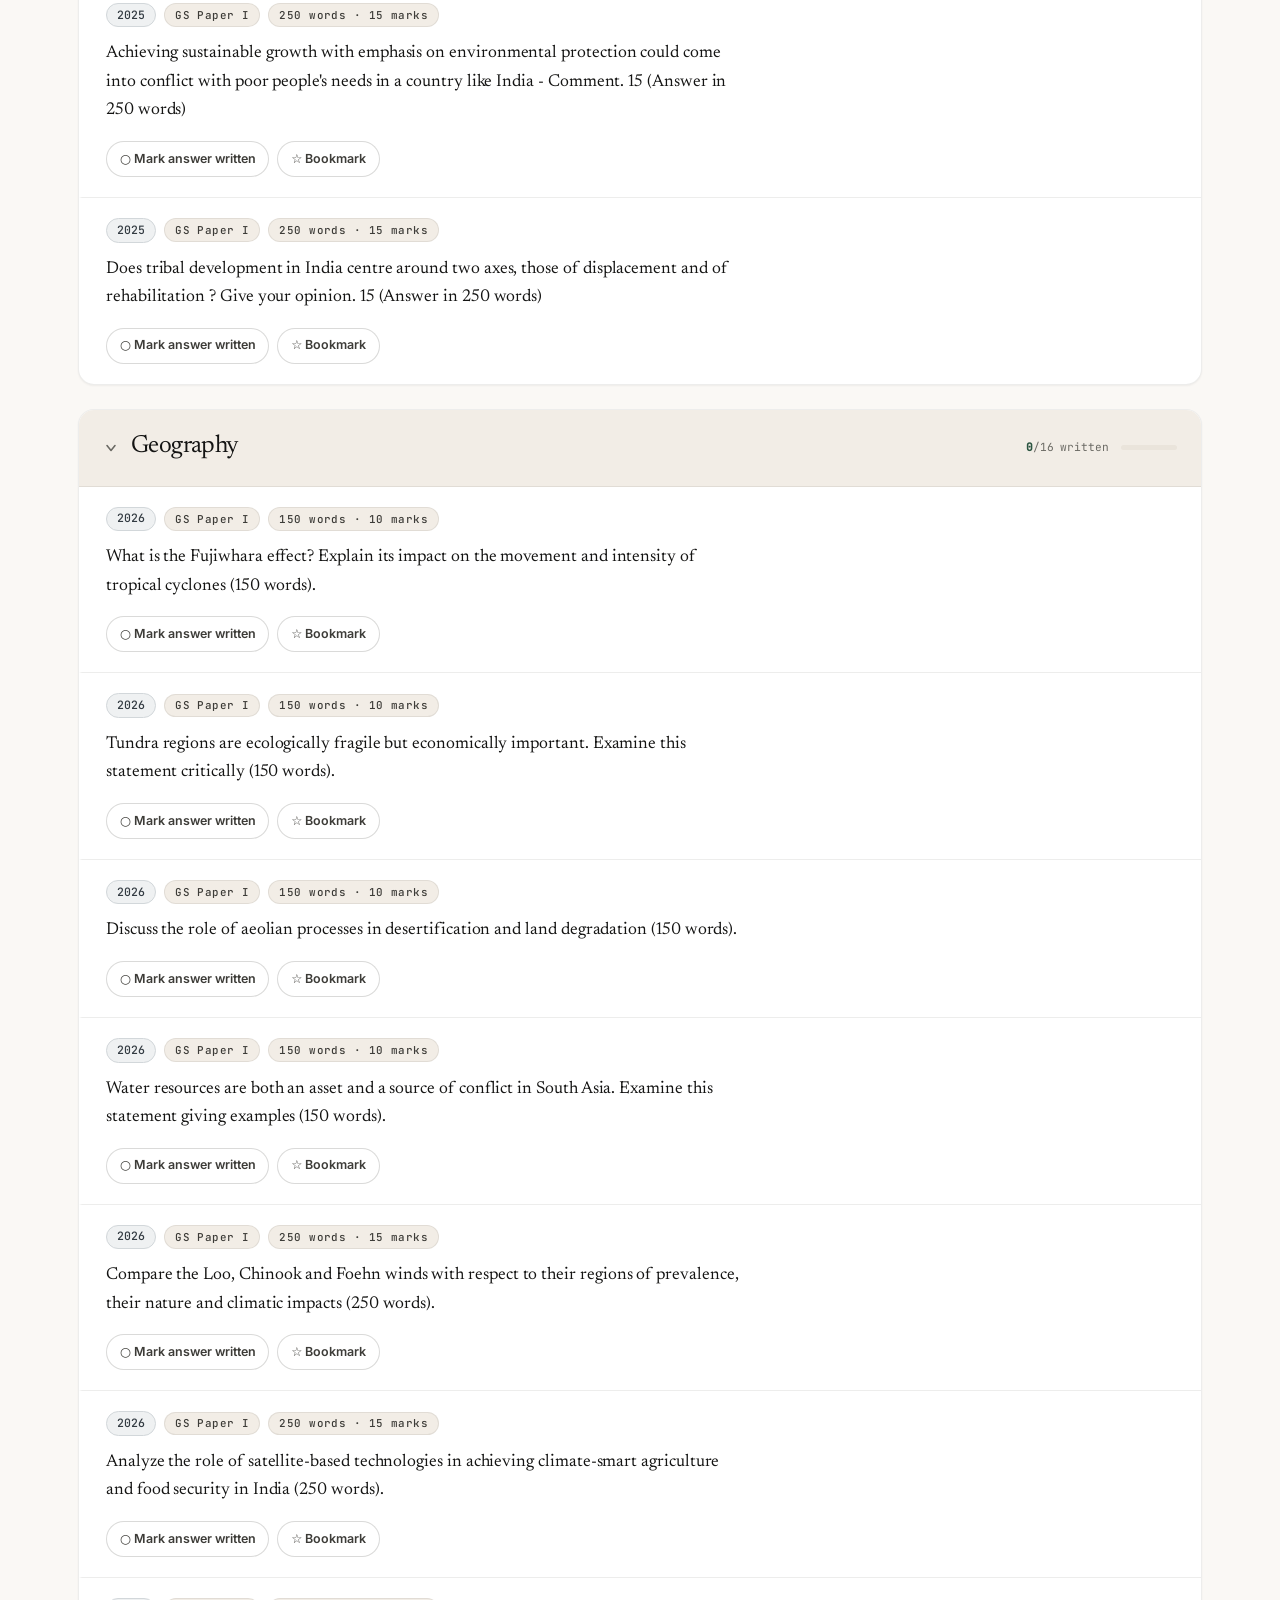
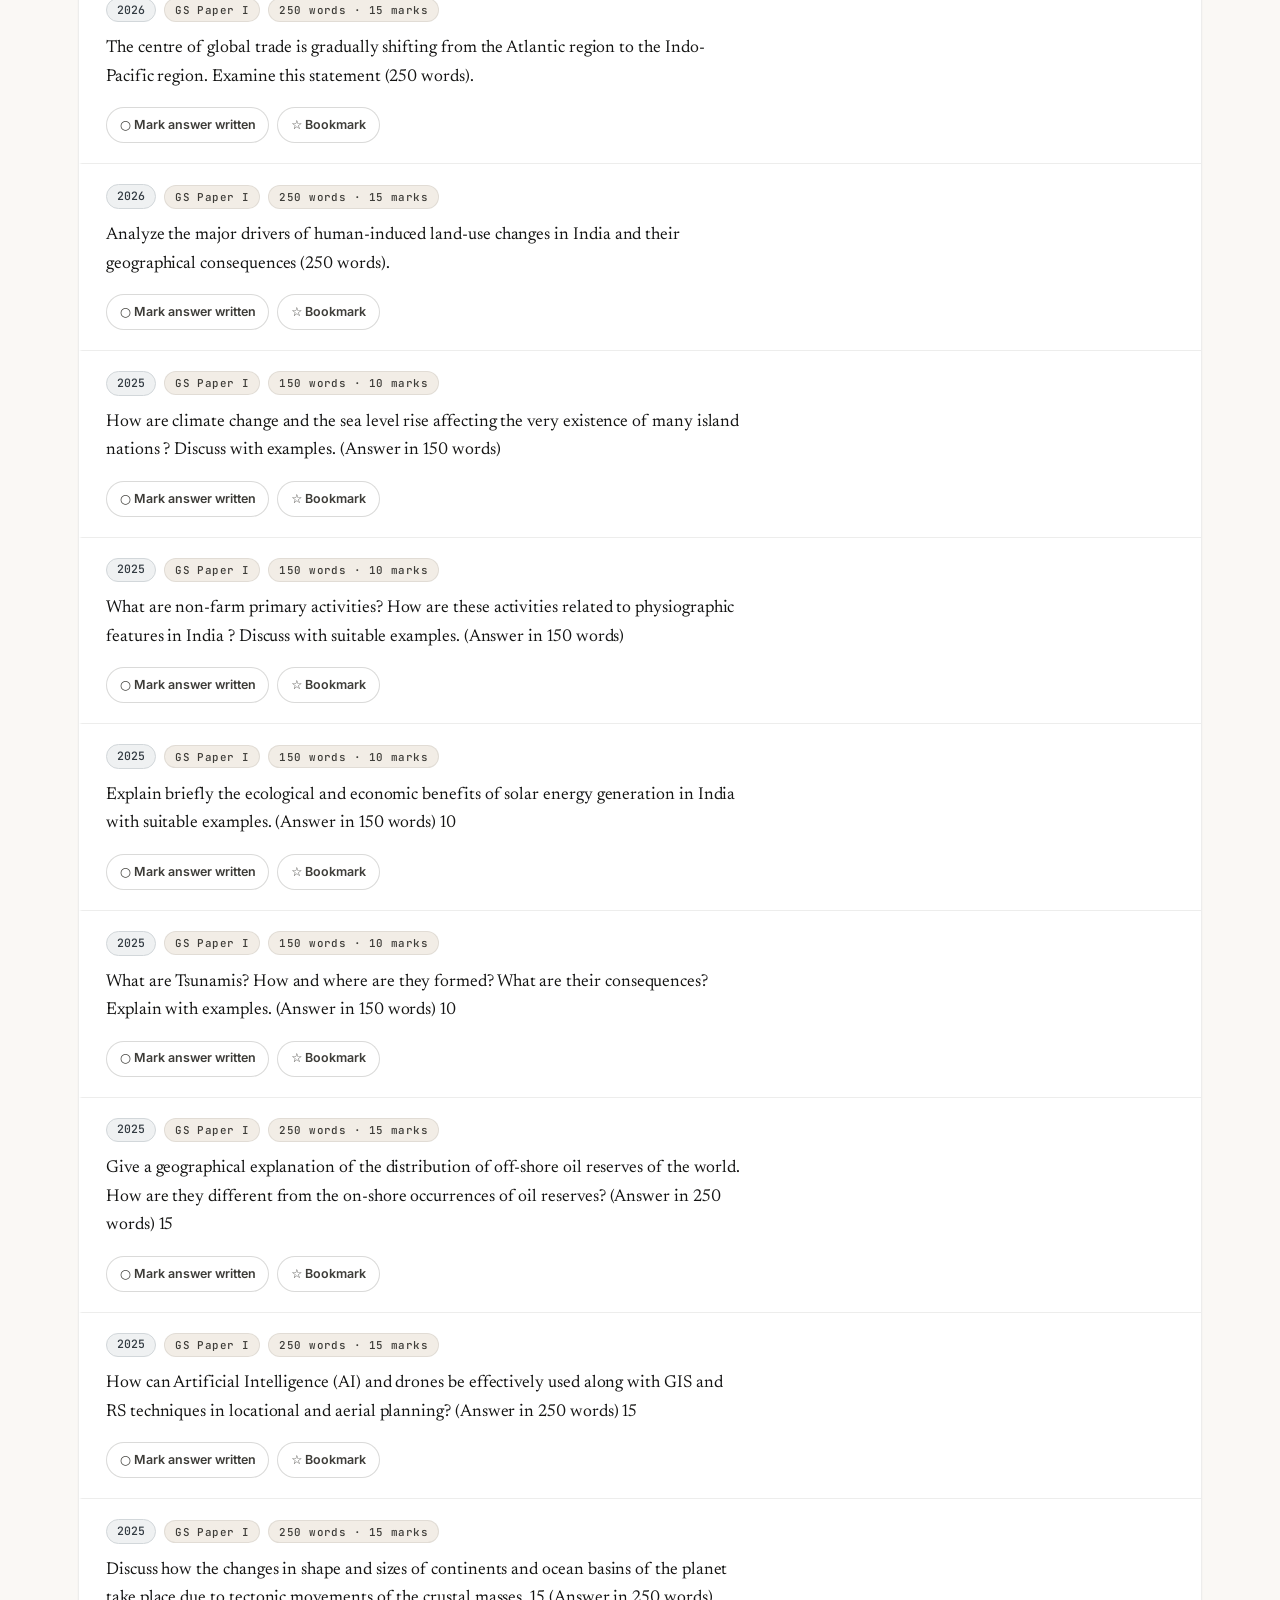
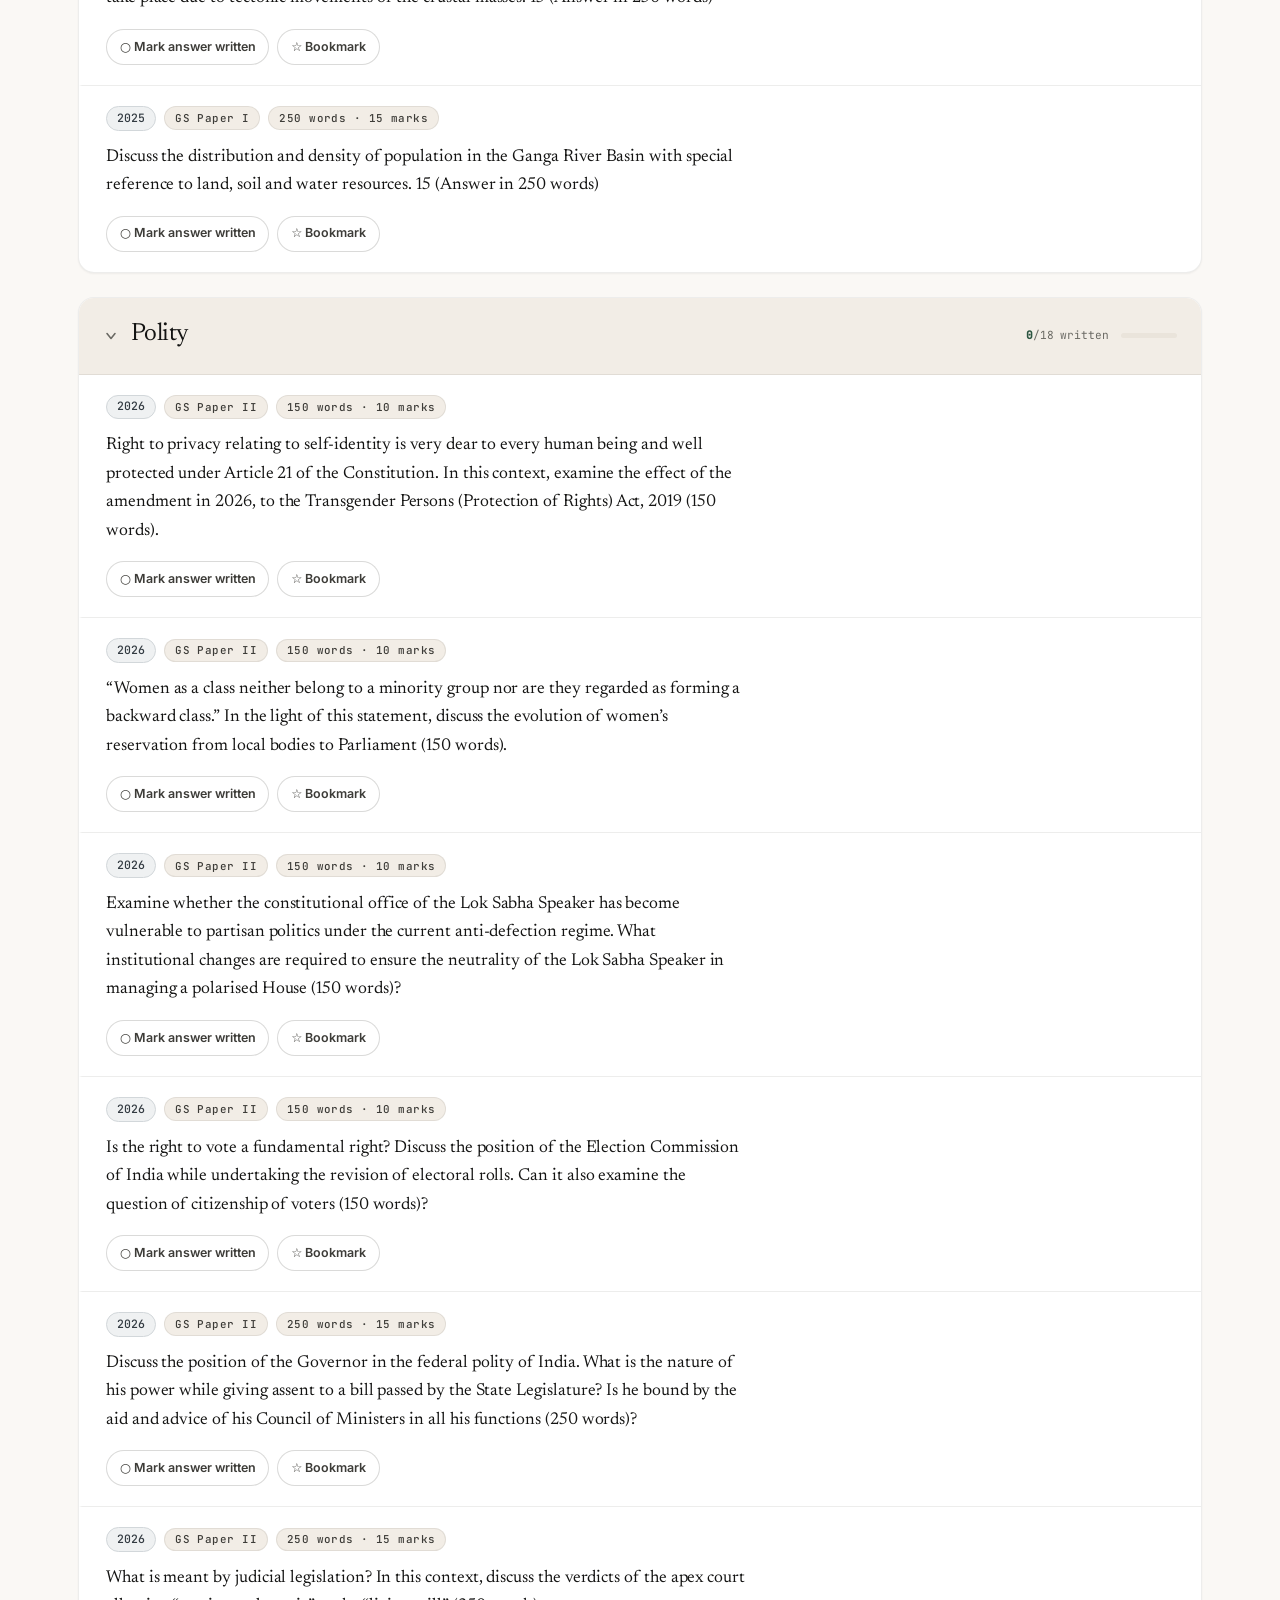
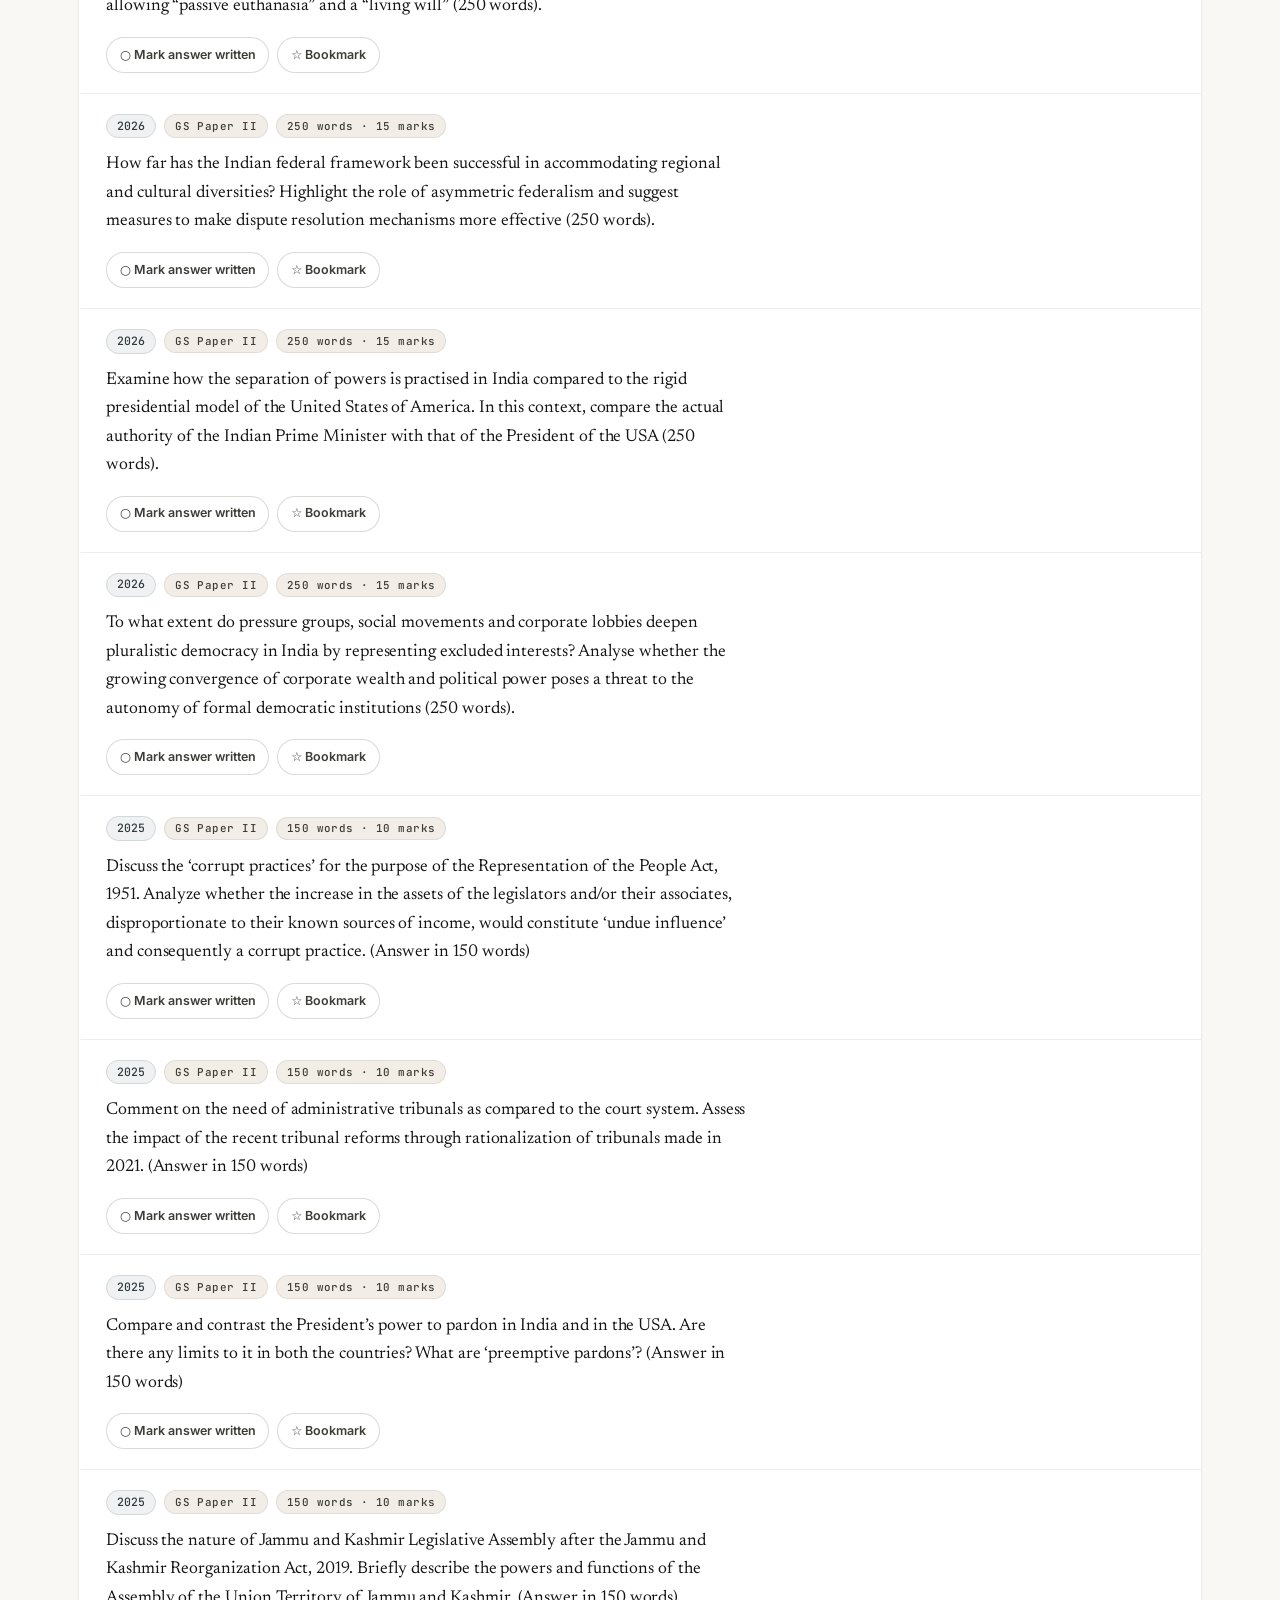
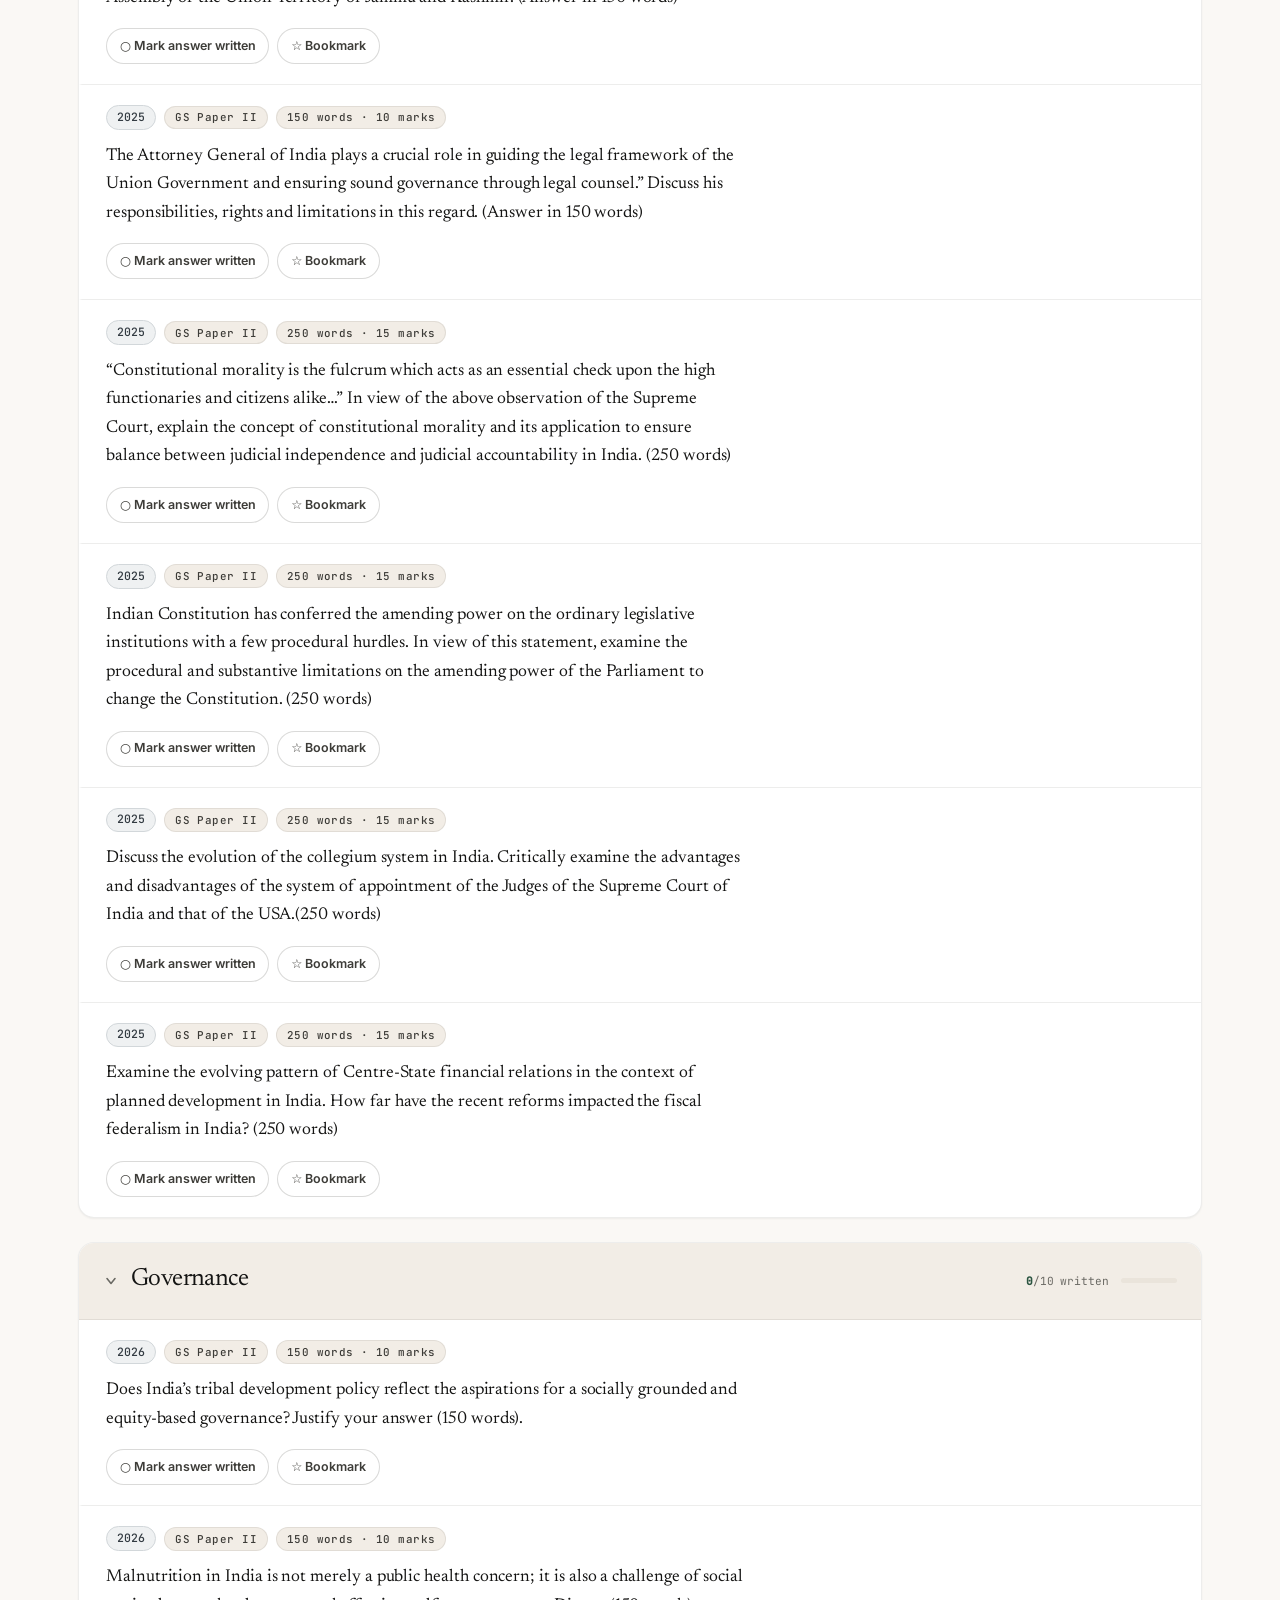
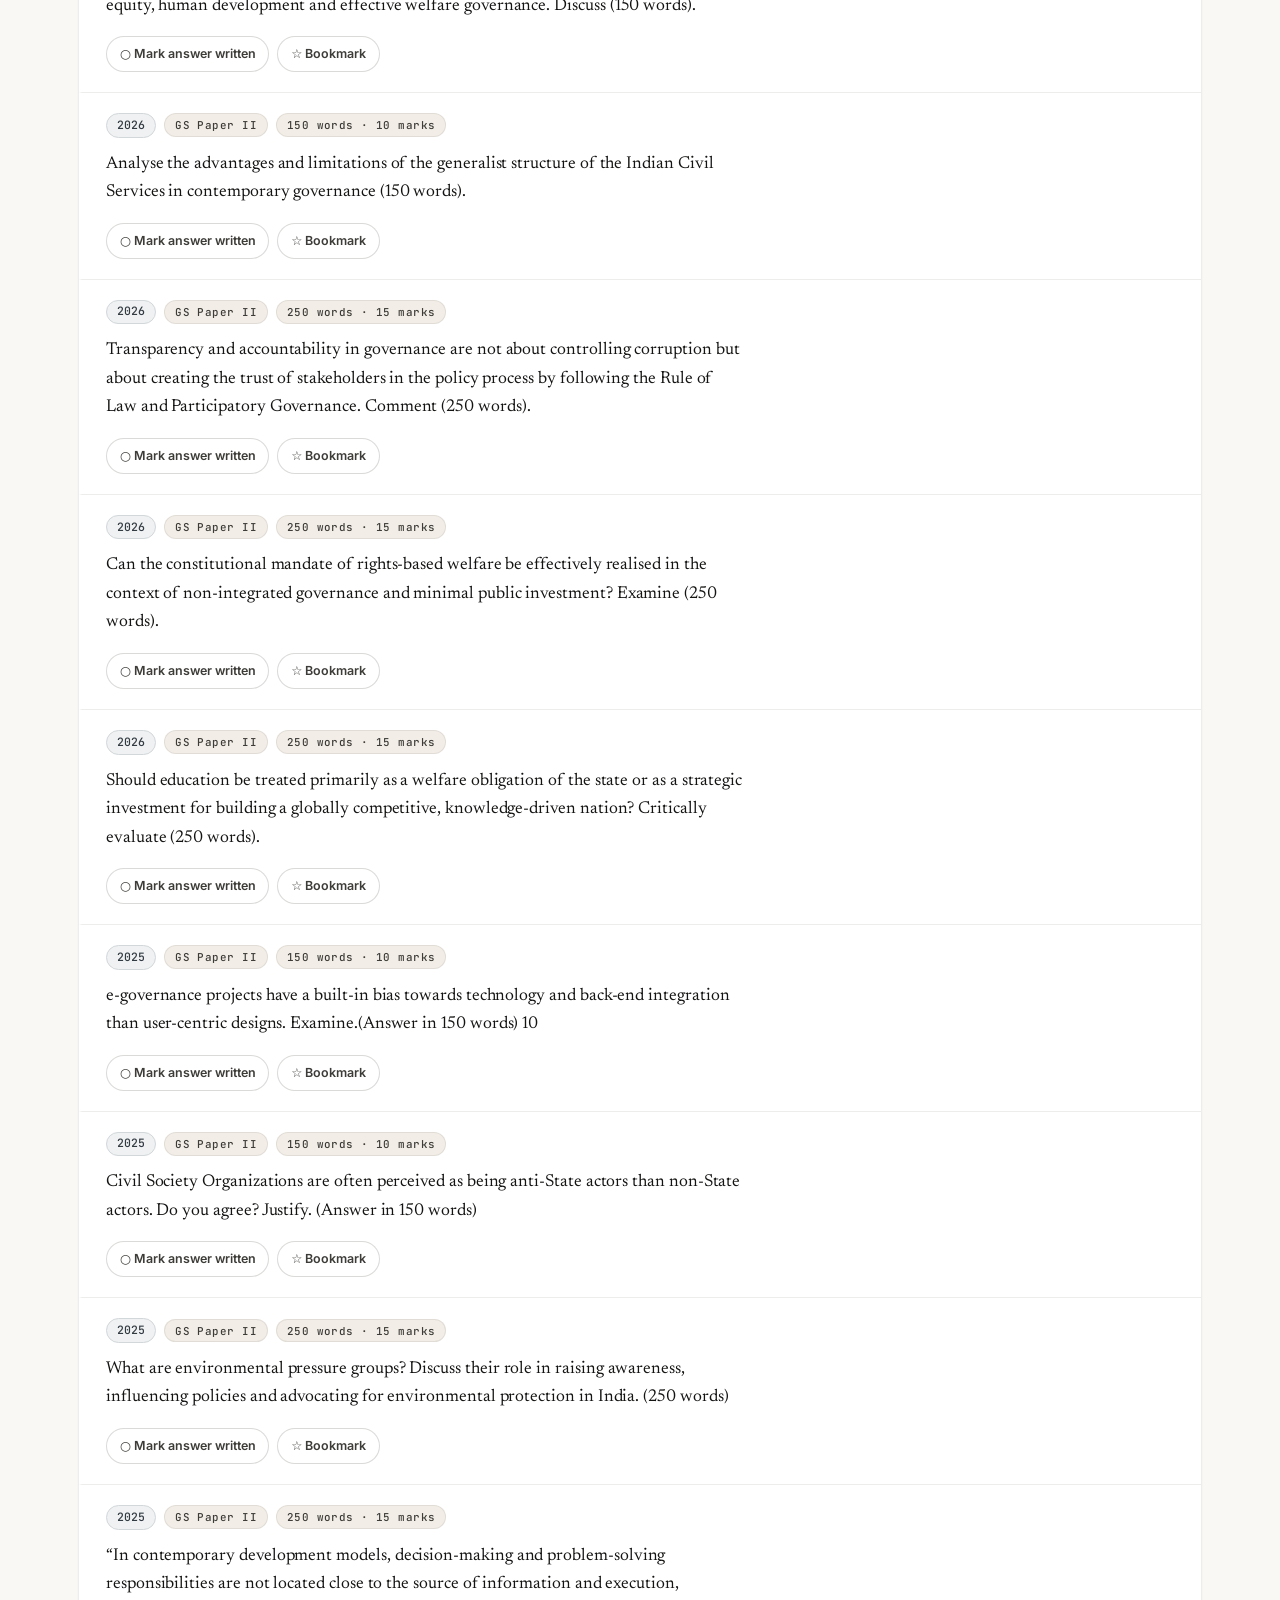
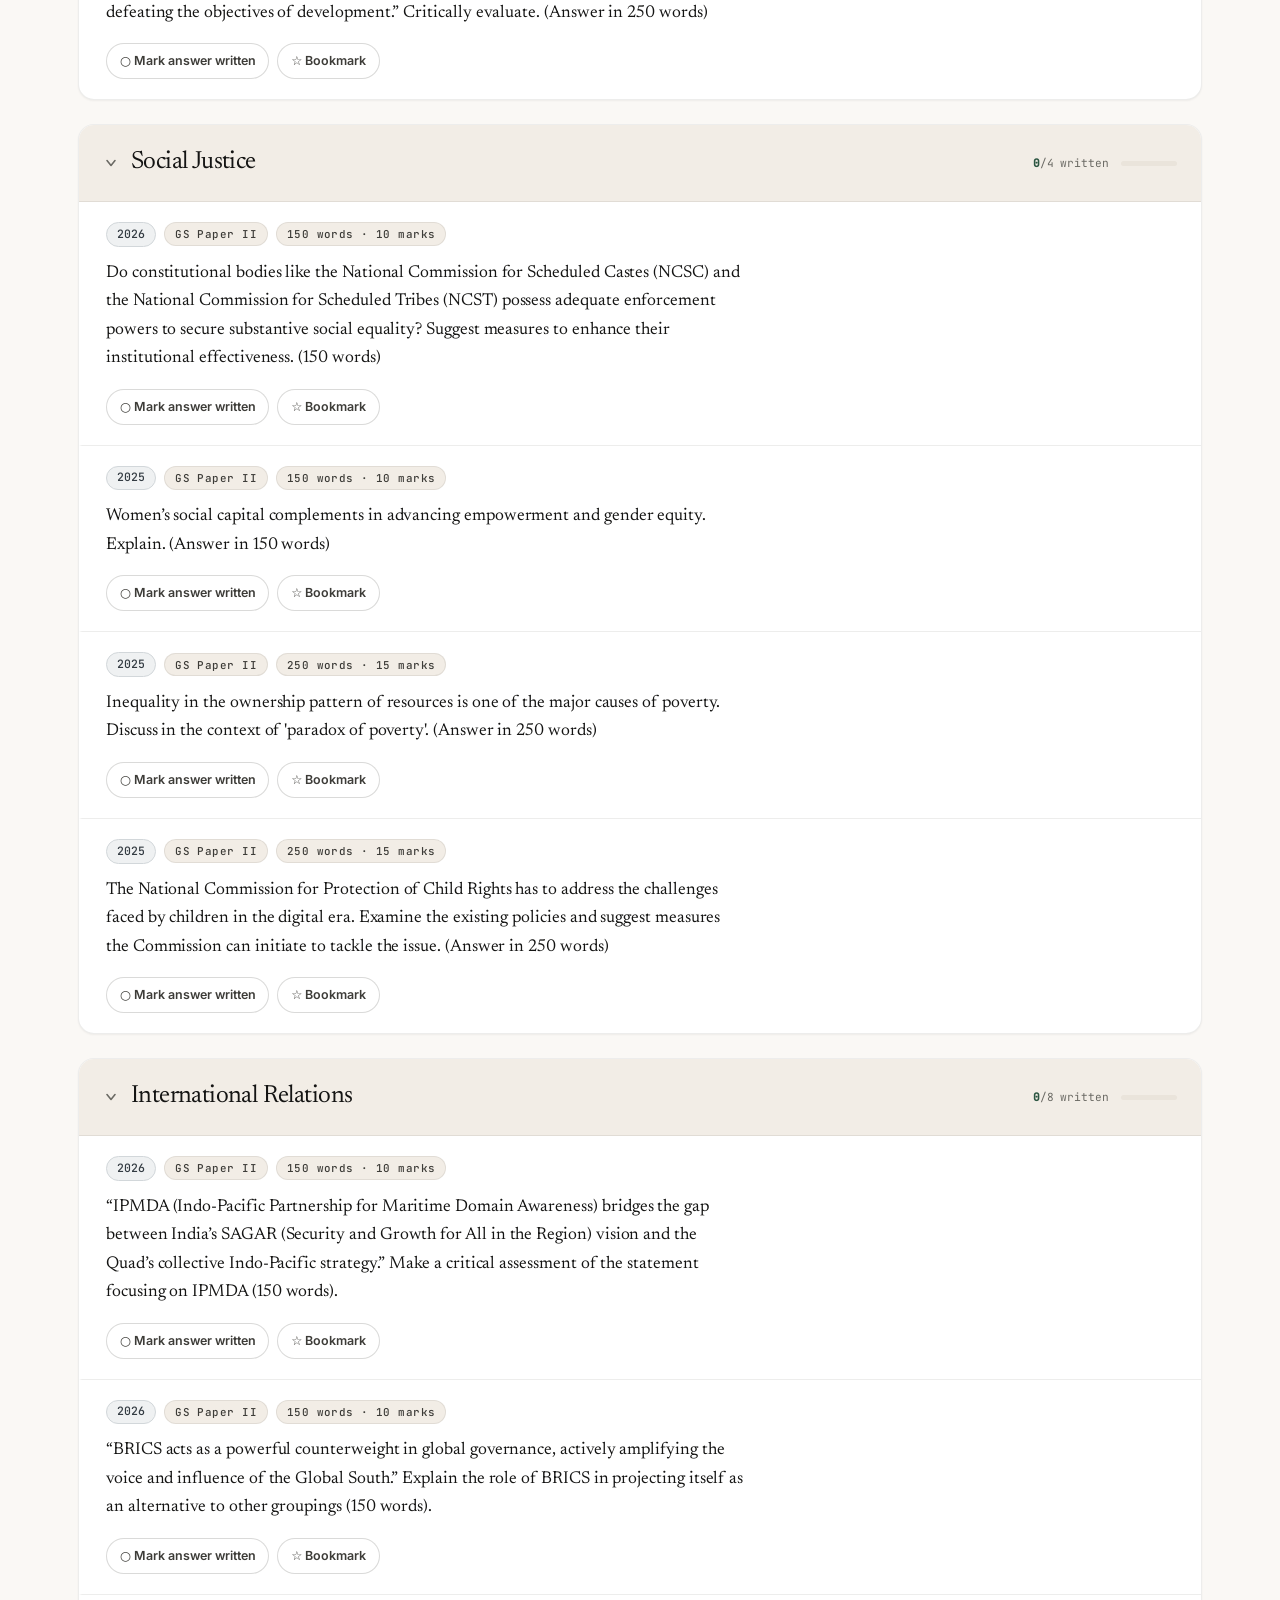
<file: mains-pyqs/index.html>
<!DOCTYPE html>
<html lang="en">
<head>
  <meta charset="UTF-8">
  <meta name="viewport" content="width=device-width, initial-scale=1.0">
  <meta name="description" content="UPSC CSE Mains Previous Year Questions (2013–2026) across 19 subject groups. Filter by subject, topic, year, or keyword and track written answers locally.">
  <title>Mains PYQs — Chinmaya Patro UPSC Study Desk</title>
  <link rel="icon" type="image/svg+xml" href="../assets/img/favicon.svg">
  <link rel="canonical" href="https://chinmayapatro456.github.io/ias/mains-pyqs/">
  <meta name="theme-color" content="#FAF8F5">
  <meta name="theme-color" content="#16130F" media="(prefers-color-scheme: dark)">
  <link rel="manifest" href="../manifest.json">
  <link rel="apple-touch-icon" href="../assets/img/icon-192.png">
  <meta property="og:type" content="website">
  <meta property="og:site_name" content="Chinmaya Patro · UPSC Study Desk">
  <meta property="og:title" content="Mains PYQs — Chinmaya Patro UPSC Study Desk">
  <meta property="og:description" content="UPSC CSE Mains Previous Year Questions (2013–2026) across 19 subject groups. Filter by subject, topic, year, or keyword and track written answers locally.">
  <meta property="og:url" content="https://chinmayapatro456.github.io/ias/mains-pyqs/">
  <meta property="og:image" content="https://chinmayapatro456.github.io/ias/assets/img/banner-share.webp">
  <meta property="og:image:type" content="image/webp">
  <meta property="og:image:width" content="1200">
  <meta property="og:image:height" content="630">
  <meta property="og:image:alt" content="Chinmaya Patro — UPSC Civil Services Study Desk, Geography Optional">
  <meta name="twitter:card" content="summary_large_image">
  <meta name="twitter:title" content="Mains PYQs — Chinmaya Patro UPSC Study Desk">
  <meta name="twitter:description" content="UPSC CSE Mains Previous Year Questions (2013–2026) across 19 subject groups. Filter by subject, topic, year, or keyword and track written answers locally.">
  <meta name="twitter:image" content="https://chinmayapatro456.github.io/ias/assets/img/banner-share.webp">

  <link rel="preload" href="../assets/fonts/newsreader-normal-latin.woff2" as="font" type="font/woff2" crossorigin>
  <link rel="preload" href="../assets/fonts/inter-normal-latin.woff2" as="font" type="font/woff2" crossorigin>
  <script>
    /* Apply the saved theme before first paint. Light is the default. */
    try {
      if (localStorage.getItem('cp_theme') === 'dark') {
        document.documentElement.setAttribute('data-theme', 'dark');
        /* Keep the browser chrome dark from the first paint, not just after
           theme.js runs. Both metas are set, so the colour wins whatever the
           OS preference says. */
        var m = document.querySelectorAll('meta[name="theme-color"]');
        for (var i = 0; i < m.length; i++) m[i].setAttribute('content', '#16130F');
      }
    } catch (e) {}
  </script>
  <link rel="stylesheet" href="../assets/css/fonts.css?v=20261127z2">
  <link rel="stylesheet" href="../assets/css/tokens.css?v=20261127z2">
  <link rel="stylesheet" href="../assets/css/base.css?v=20261127z2">
  <link rel="stylesheet" href="../assets/css/mains.css?v=20261127z2">
  <link rel="stylesheet" href="../assets/css/print.css?v=20261127z2" media="print">
</head>
<body class="page-mains">
  <a class="skip-link" href="#main-content">Skip to main content</a>

  <header class="site-nav">
    <div class="container nav-inner">
      <a class="nav-brand" href="../index.html">
        <span class="nav-brand-mark" aria-hidden="true">
          <svg viewBox="0 0 40 40" focusable="false" aria-hidden="true">
            <path class="mark-pin" d="M20 1.8c-8.2 0-14.9 6.5-14.9 14.5 0 10.3 11.9 20 13.8 21.5a1.7 1.7 0 0 0 2.2 0C23 36.3 34.9 26.6 34.9 16.3 34.9 8.3 28.2 1.8 20 1.8Z"></path>
            <circle class="mark-disc" cx="20" cy="15.8" r="10.4"></circle>
            <text class="mark-text" x="20" y="20.2" text-anchor="middle">CP</text>
          </svg>
        </span>
        <span>Chinmaya Patro</span>
      </a>

      <nav aria-label="Primary navigation">
        <ul class="nav-links">
          <li><a class="nav-link" href="../index.html">Home</a></li><li><a class="nav-link" href="../about/index.html">About</a></li>
          <li><a class="nav-link" href="../syllabus/index.html">Syllabus</a></li>
          <li><a class="nav-link" href="./index.html" aria-current="page">Mains PYQs</a></li>
          <li><a class="nav-link" href="../optional-pyqs/index.html">Optional PYQs</a></li>
          <li><a class="nav-link" href="../prelims-practice/index.html">Prelims</a></li>
          <li><a class="nav-link" href="../csat-practice/index.html">CSAT</a></li>
        </ul>
      </nav>

      <div class="nav-actions">
        <button
          type="button"
          class="theme-toggle"
          data-theme-toggle
          aria-pressed="false"
          aria-label="Switch to dark theme"
          title="Switch to dark theme"
        >
          <svg class="theme-icon theme-icon-moon" viewBox="0 0 24 24" fill="none" stroke="currentColor" stroke-width="1.8" stroke-linecap="round" stroke-linejoin="round" aria-hidden="true">
            <path d="M20 14.5A8 8 0 0 1 9.5 4a8.5 8.5 0 1 0 10.5 10.5z"></path>
          </svg>
          <svg class="theme-icon theme-icon-sun" viewBox="0 0 24 24" fill="none" stroke="currentColor" stroke-width="1.8" stroke-linecap="round" stroke-linejoin="round" aria-hidden="true">
            <circle cx="12" cy="12" r="4"></circle>
            <path d="M12 2v2.5M12 19.5V22M2 12h2.5M19.5 12H22M4.9 4.9l1.8 1.8M17.3 17.3l1.8 1.8M19.1 4.9l-1.8 1.8M6.7 17.3l-1.8 1.8"></path>
          </svg>
        </button>

        <button
          type="button"
          class="nav-toggle"
        data-nav-toggle
        aria-expanded="false"
        aria-controls="mobile-nav-drawer"
        aria-label="Open navigation menu"
      >
        <svg data-icon-menu viewBox="0 0 24 24" fill="none" stroke="currentColor" stroke-width="2" stroke-linecap="round" aria-hidden="true">
          <line x1="4" y1="7" x2="20" y2="7"></line>
          <line x1="4" y1="12" x2="20" y2="12"></line>
          <line x1="4" y1="17" x2="20" y2="17"></line>
        </svg>
        <svg data-icon-close style="display:none" viewBox="0 0 24 24" fill="none" stroke="currentColor" stroke-width="2" stroke-linecap="round" aria-hidden="true">
          <line x1="6" y1="6" x2="18" y2="18"></line>
          <line x1="18" y1="6" x2="6" y2="18"></line>
        </svg>
      </button>
    </div>
  </header>

  <div class="nav-backdrop" data-nav-backdrop></div>
  <nav id="mobile-nav-drawer" class="nav-drawer" data-nav-drawer aria-label="Mobile navigation" aria-hidden="true">
    <div class="nav-drawer-head">
      <span>Menu</span>
      <button type="button" class="nav-drawer-close" data-nav-close aria-label="Close navigation menu">
        <svg viewBox="0 0 24 24" width="20" height="20" fill="none" stroke="currentColor" stroke-width="2" stroke-linecap="round" aria-hidden="true">
          <line x1="6" y1="6" x2="18" y2="18"></line>
          <line x1="18" y1="6" x2="6" y2="18"></line>
        </svg>
      </button>
    </div>
    <ul class="nav-drawer-list">
      <li><a class="nav-link" href="../index.html">Home</a></li><li><a class="nav-link" href="../about/index.html">About</a></li>
      <li><a class="nav-link" href="../syllabus/index.html">Syllabus</a></li>
      <li><a class="nav-link" href="./index.html" aria-current="page">Mains PYQs</a></li>
      <li><a class="nav-link" href="../optional-pyqs/index.html">Optional PYQs</a></li>
      <li><a class="nav-link" href="../prelims-practice/index.html">Prelims Practice</a></li>
      <li><a class="nav-link" href="../csat-practice/index.html">CSAT Practice</a></li>
    </ul>
  </nav>

  <main id="main-content">
    <section class="page-header">
      <div class="container">
        <span class="stage-emblem" aria-hidden="true">
          <svg viewBox="0 0 96 96" fill="none" stroke="currentColor" stroke-width="2.4"
               stroke-linecap="round" stroke-linejoin="round" data-draw-svg focusable="false">
            <path data-draw-path d="M42 14h24a4 4 0 0 1 4 4v38"></path>
            <path data-draw-path d="M34 20h24a4 4 0 0 1 4 4v38"></path>
            <path data-draw-path d="M22 26h30a6 6 0 0 1 6 6v42a6 6 0 0 1-6 6H22a6 6 0 0 1-6-6V32a6 6 0 0 1 6-6z"></path>
            <path data-draw-path d="M28 46h22"></path>
            <path data-draw-path d="M28 56h22"></path>
            <path data-draw-path d="M28 66h13"></path>
          </svg>
        </span>
        <span class="eyebrow">General Studies I–IV · 2013–2026</span>
        <h1>Mains PYQs</h1>
        <p class="lead">
          Browse and filter UPSC Mains previous year questions by paper, topic, year range, or keyword.
          Bookmark high-yield themes and tick off every answer you write.
        </p>

        <div class="mains-stats" aria-live="polite">
          <span class="tag tag--accent" id="mains-total-badge">0 questions</span>
          <span class="tag tag--sage" id="mains-written-badge">0 written</span>
          <span class="tag tag--sky" id="mains-bookmarked-badge">0 bookmarked</span>
        </div>
      </div>
    </section>

    <section class="section">
      <div class="container">
        <!-- Sticky filter bar: live result count, density toggle and the full
             filter panel one tap away on every width. -->
        <div class="filterbar" data-filterbar aria-label="Filter Mains questions">
          <div class="filterbar-row">
            <button
              type="button"
              class="filters-toggle"
              data-panel-toggle
              aria-expanded="false"
              aria-controls="mains-filters-panel"
            >
              <span>Filters<span class="filters-toggle-meta" id="mains-filters-meta"> · all papers</span></span>
              <svg class="filters-toggle-icon" viewBox="0 0 24 24" fill="none" stroke="currentColor" stroke-width="2" stroke-linecap="round" aria-hidden="true">
                <polyline points="6 9 12 15 18 9"></polyline>
              </svg>
            </button>

            <p class="results-meta filterbar-count" id="mains-results-meta" aria-live="polite"></p>

            <span class="filterbar-spacer"></span>

            <div class="density-toggle" role="group" aria-label="Question density">
              <button type="button" class="chip is-active" data-density="comfortable" aria-pressed="true">Comfortable</button>
              <button type="button" class="chip" data-density="compact" aria-pressed="false">Compact</button>
            </div>
          </div>

          <div class="filters-panel" id="mains-filters-panel">
            <div class="controls-grid">
              <div>
                <label class="field-label" for="mains-subject">Paper / Subject</label>
                <select id="mains-subject" class="select">
                  <option value="all">All papers & subjects</option>
                </select>
              </div>

              <div>
                <label class="field-label" for="mains-topic">Topic Group</label>
                <select id="mains-topic" class="select">
                  <option value="all">All topic groups</option>
                </select>
              </div>

              <div class="year-pair">
                <div>
                  <label class="field-label" for="mains-year-from">From year</label>
                  <select id="mains-year-from" class="select"></select>
                </div>
                <div>
                  <label class="field-label" for="mains-year-to">To year</label>
                  <select id="mains-year-to" class="select"></select>
                </div>
              </div>

              <div>
                <label class="field-label" for="mains-search">Keyword search</label>
                <input
                  type="search"
                  id="mains-search"
                  class="input"
                  placeholder="e.g. federalism, monsoon, ethics, MSP…"
                  autocomplete="off"
                >
              </div>
            </div>

            <div class="controls-bar">
              <div class="chip-row" role="group" aria-label="Filter by personal status">
                <button type="button" class="chip is-active" data-mains-status="all" aria-pressed="true">All</button>
                <button type="button" class="chip" data-mains-status="unwritten" aria-pressed="false">Unwritten</button>
                <button type="button" class="chip" data-mains-status="written" aria-pressed="false">Answer written</button>
                <button type="button" class="chip" data-mains-status="bookmarked" aria-pressed="false">Bookmarked</button>
              </div>

              <div class="bar-right">
                <div class="group-switch" role="group" aria-label="Group questions by">
                  <span class="group-label">Group by:</span>
                  <button type="button" class="chip is-active" data-group-mode="topic" aria-pressed="true">Topic</button>
                  <button type="button" class="chip" data-group-mode="year" aria-pressed="false">Year</button>
                </div>

                <button type="button" class="btn btn-ghost btn-sm" id="mains-reset">Reset filters</button>
              </div>
            </div>

            <div class="filters-panel-foot">
              <button type="button" class="btn btn-sm" data-panel-close>Hide filters</button>
            </div>
          </div><!-- /.filters-panel -->
        </div>

        <!-- Grouped Question List -->
        <div id="mains-list" class="mains-list"></div>
      </div>
    </section>
  </main>

  <footer class="site-footer site-footer--band">
    <div class="container footer-inner">
      <div class="footer-top">
        <span class="footer-brand">Chinmaya Patro · UPSC Study Desk</span>
        <ul class="footer-links">
          <li><a href="../index.html">Home</a></li><li><a href="../about/index.html">About</a></li>
          <li><a href="../syllabus/index.html">Syllabus</a></li>
          <li><a href="./index.html">Mains PYQs</a></li>
          <li><a href="../optional-pyqs/index.html">Optional PYQs</a></li>
          <li><a href="../prelims-practice/index.html">Prelims Practice</a></li>
          <li><a href="../csat-practice/index.html">CSAT Practice</a></li>
        </ul>
      </div>
      <p class="footer-disclaimer">
        Personal open study workspace built for self-preparation. <strong>Not affiliated with UPSC</strong> (Union Public Service Commission) or any government body. All progress is stored locally in your browser.
      </p>
    </div>
  </footer>

  <script src="../data/mains-data.js?v=20261127z2" defer></script>
  <script src="../assets/js/storage.js?v=20261127z2" defer></script>
  <script src="../assets/js/theme.js?v=20261127z2" defer></script>
  <script src="../assets/js/nav.js?v=20261127z2" defer></script>
  <script src="../assets/js/motion.js?v=20261127z2" defer></script>
  <script src="../assets/js/mains.js?v=20261127z2" defer></script>
</body>
</html>
</file>
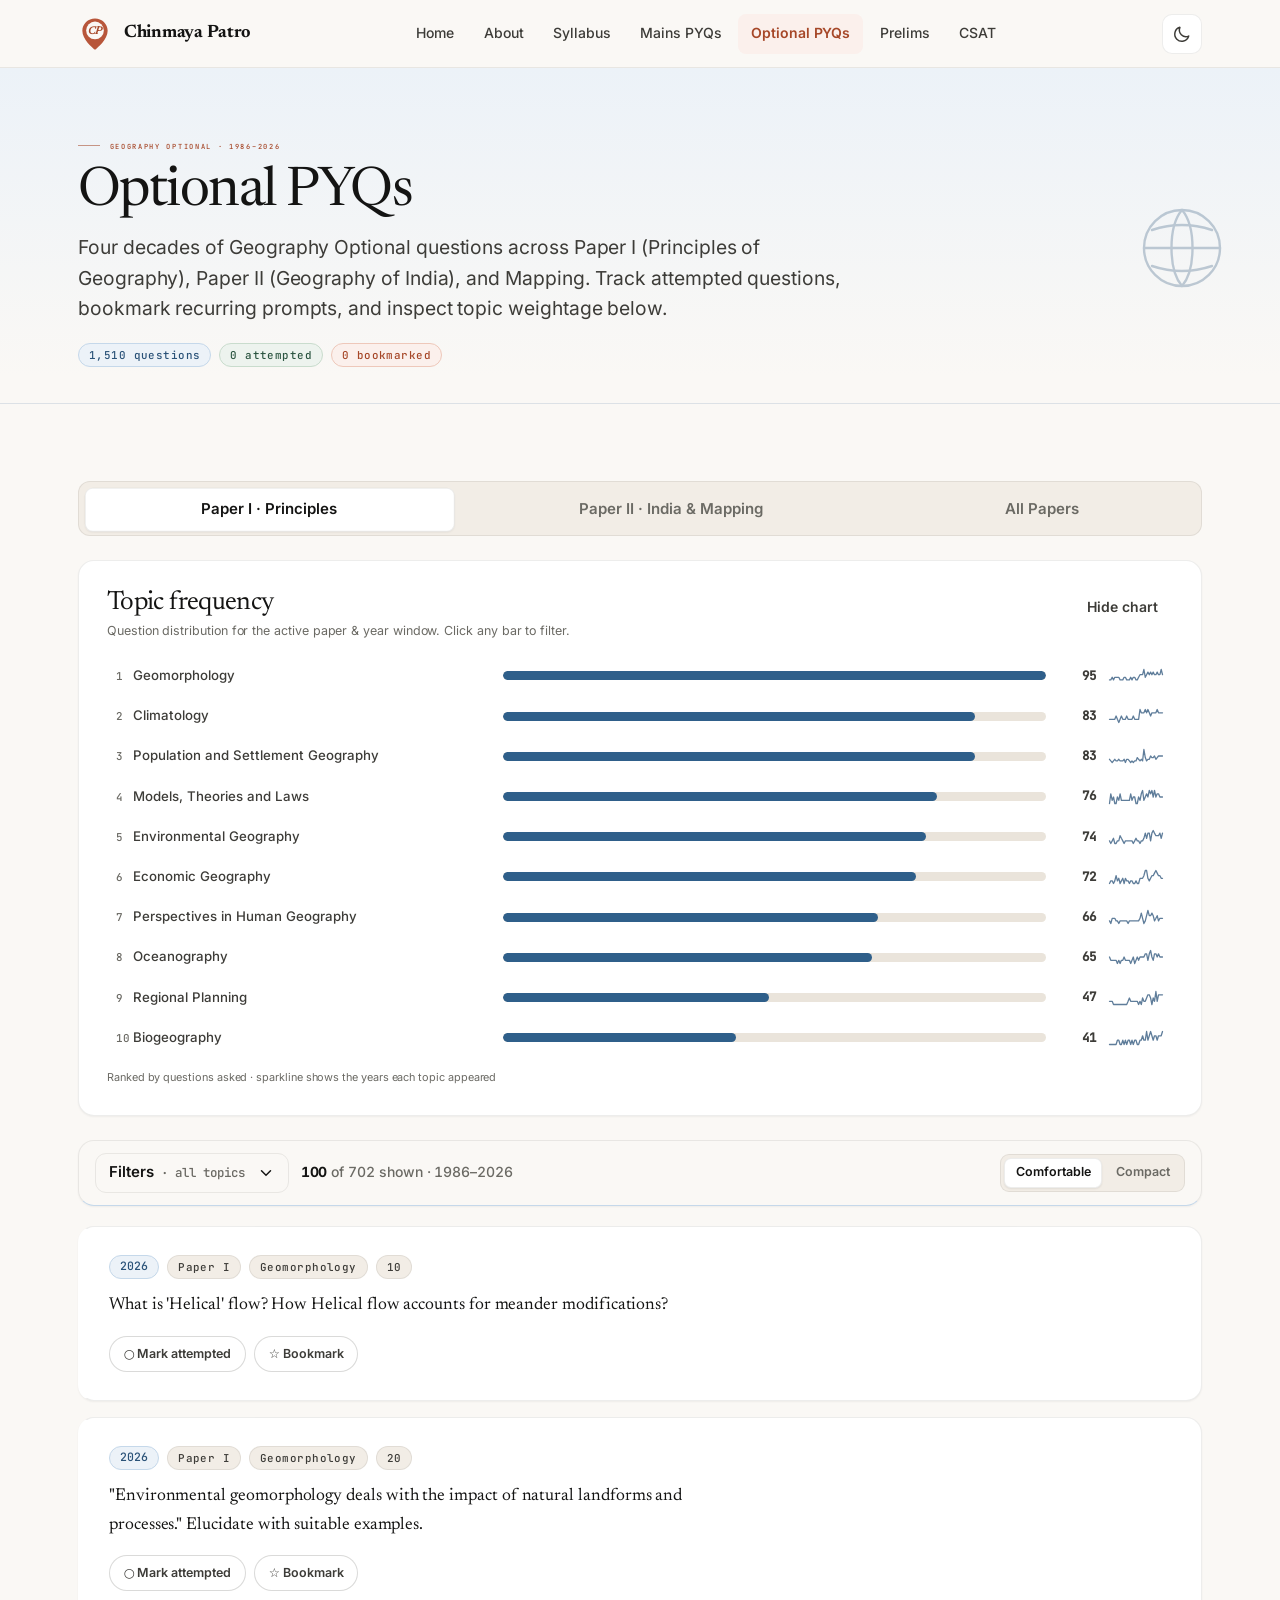
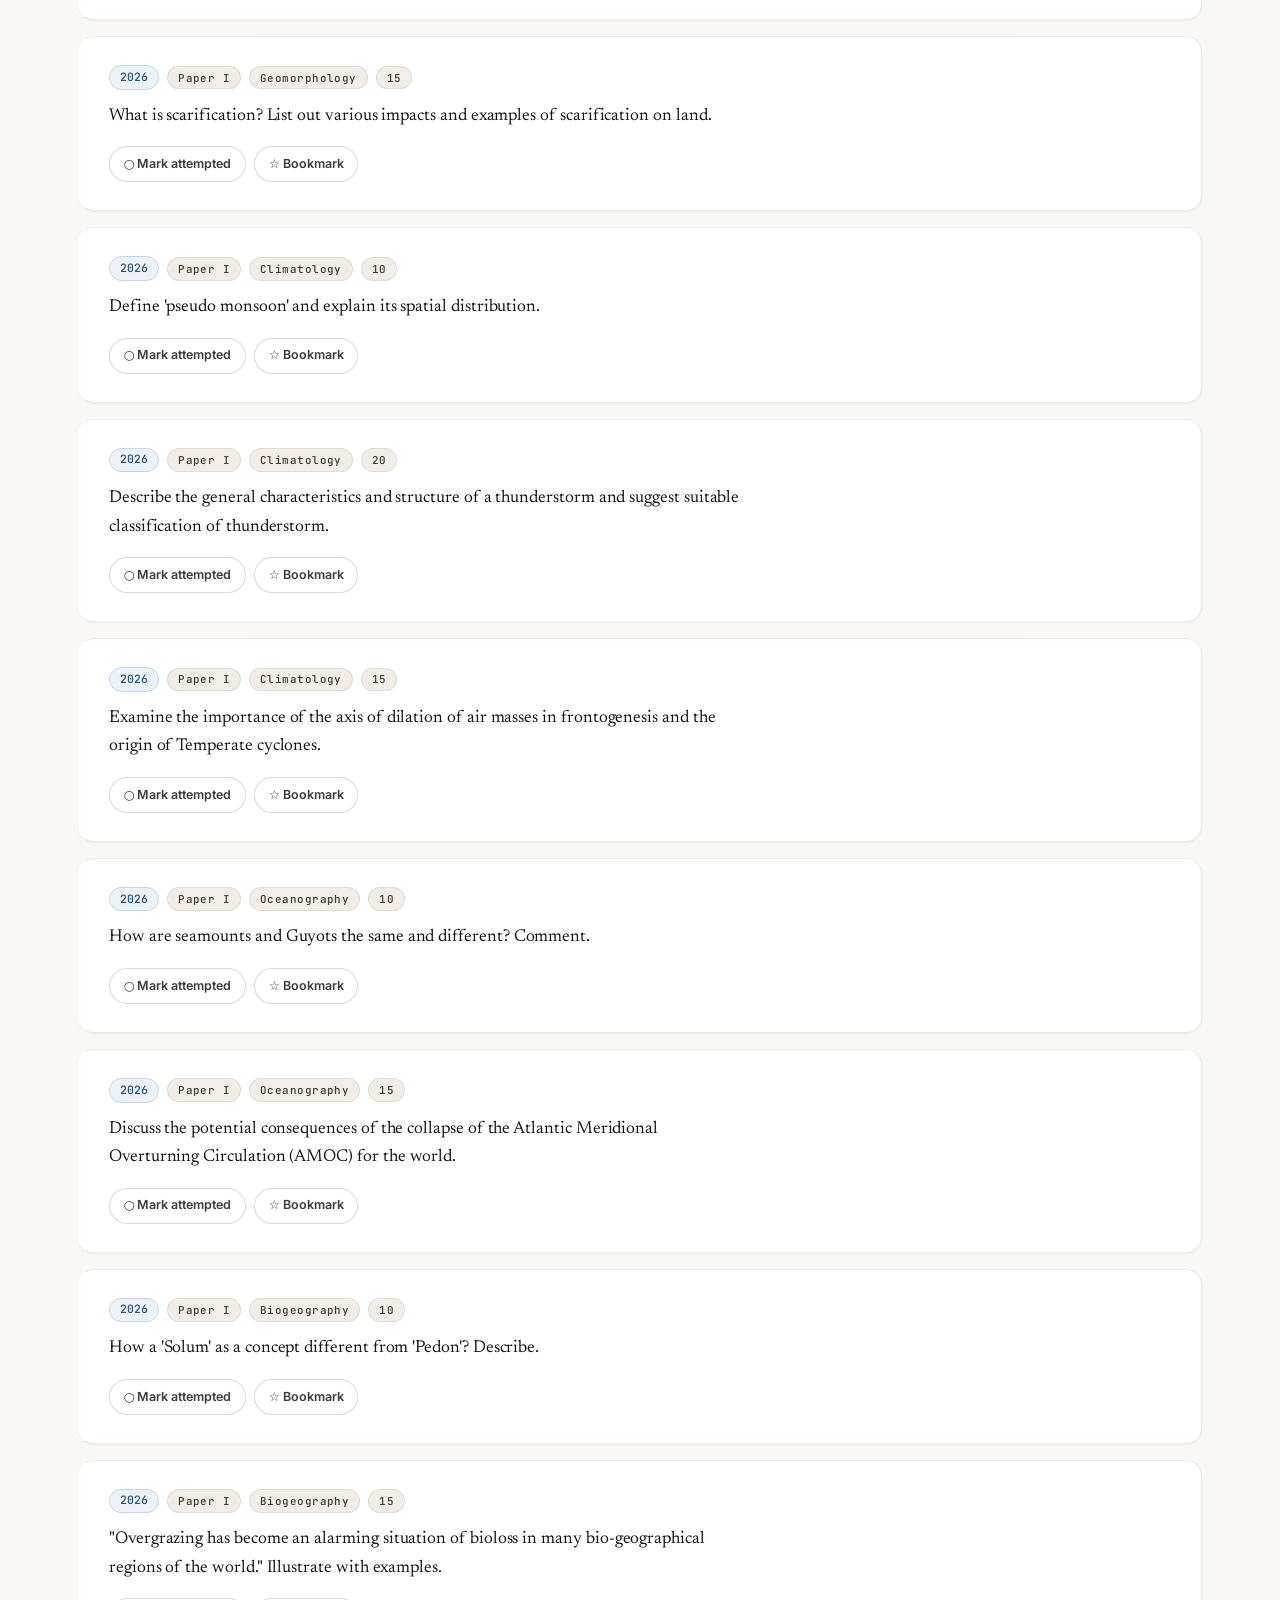
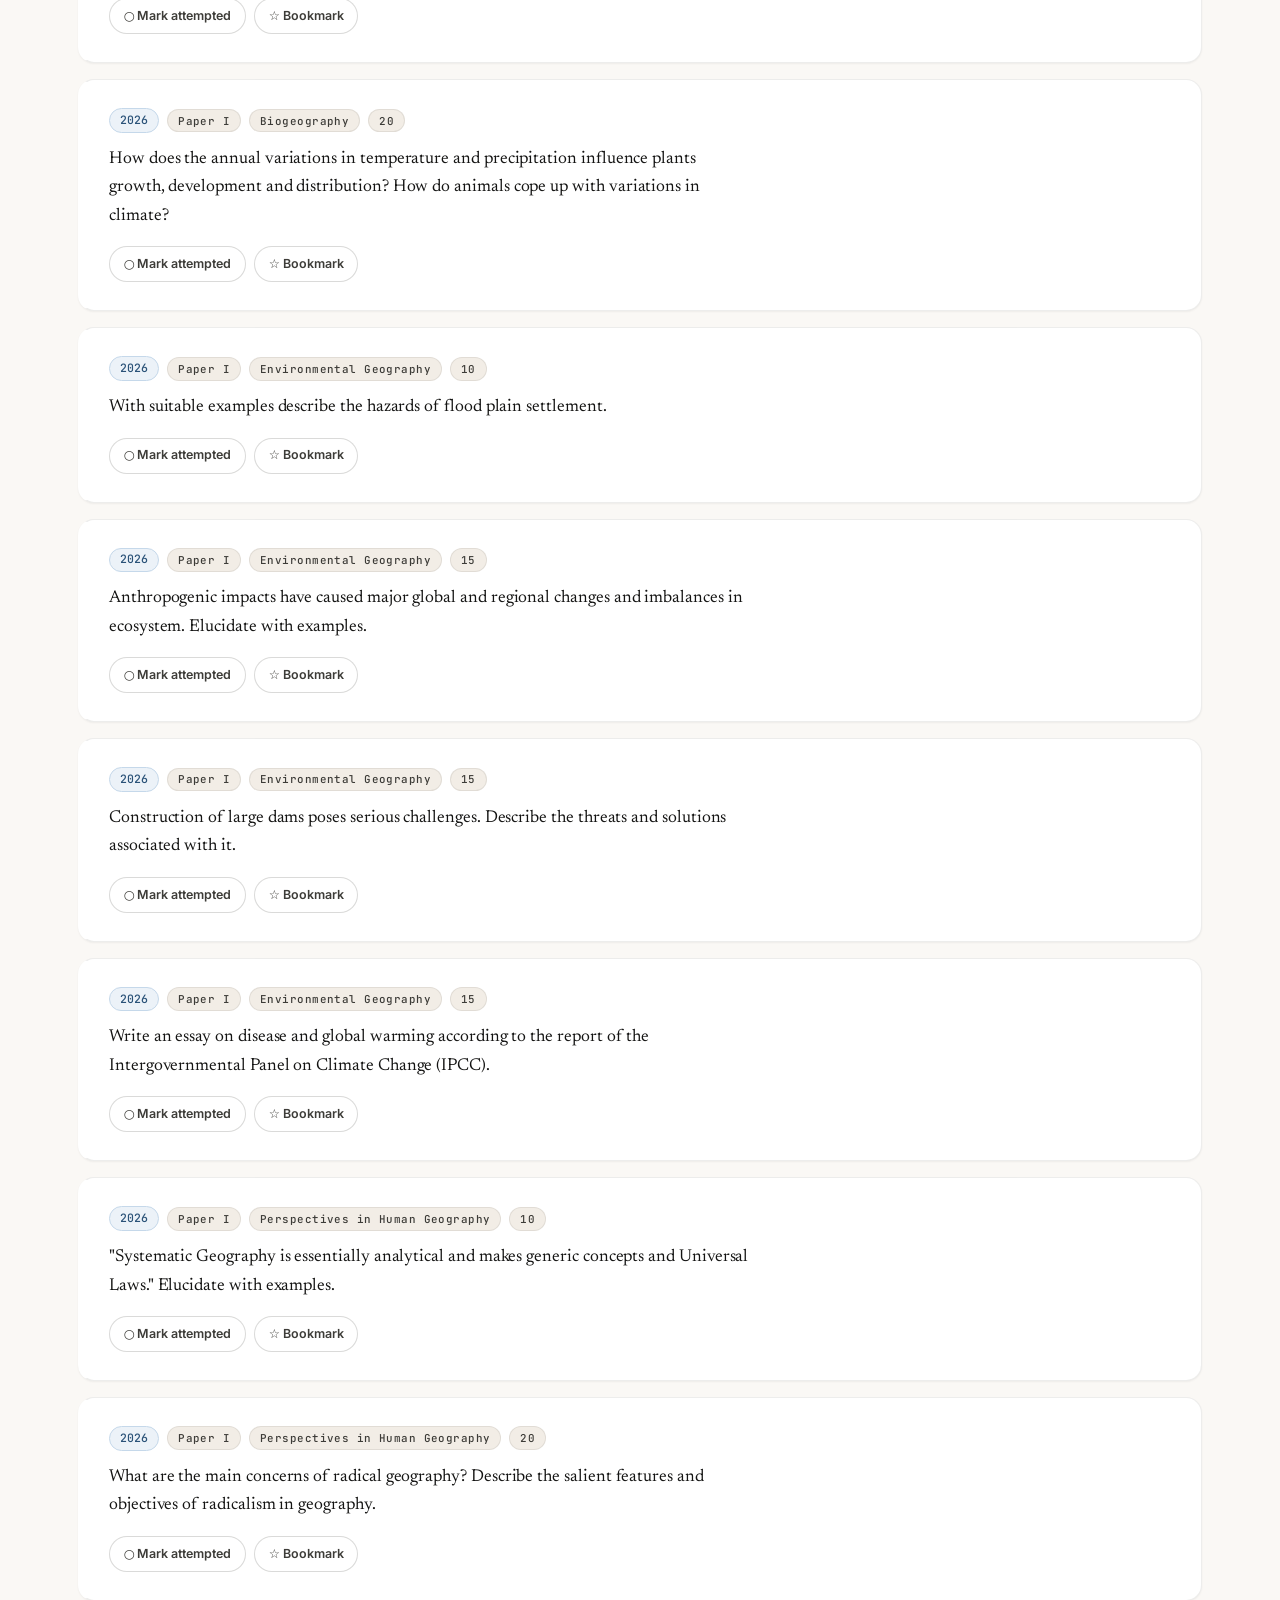
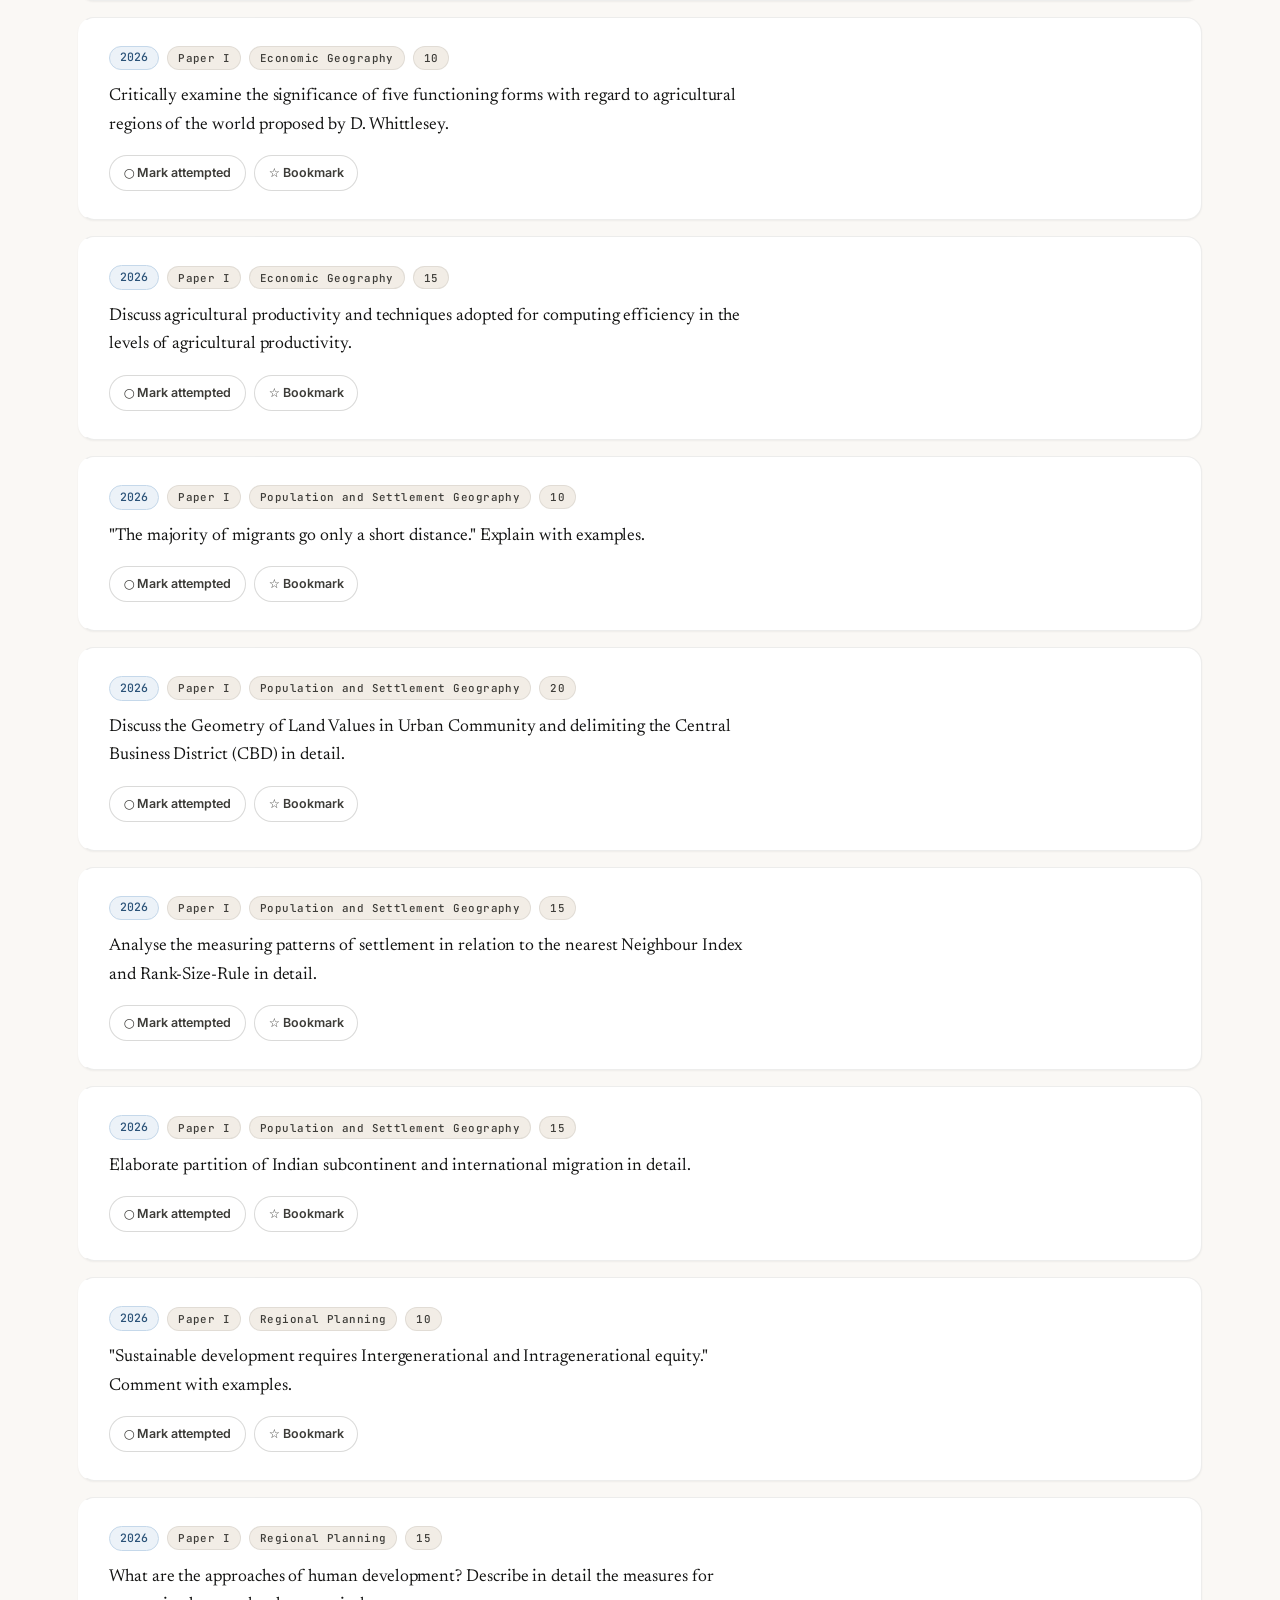
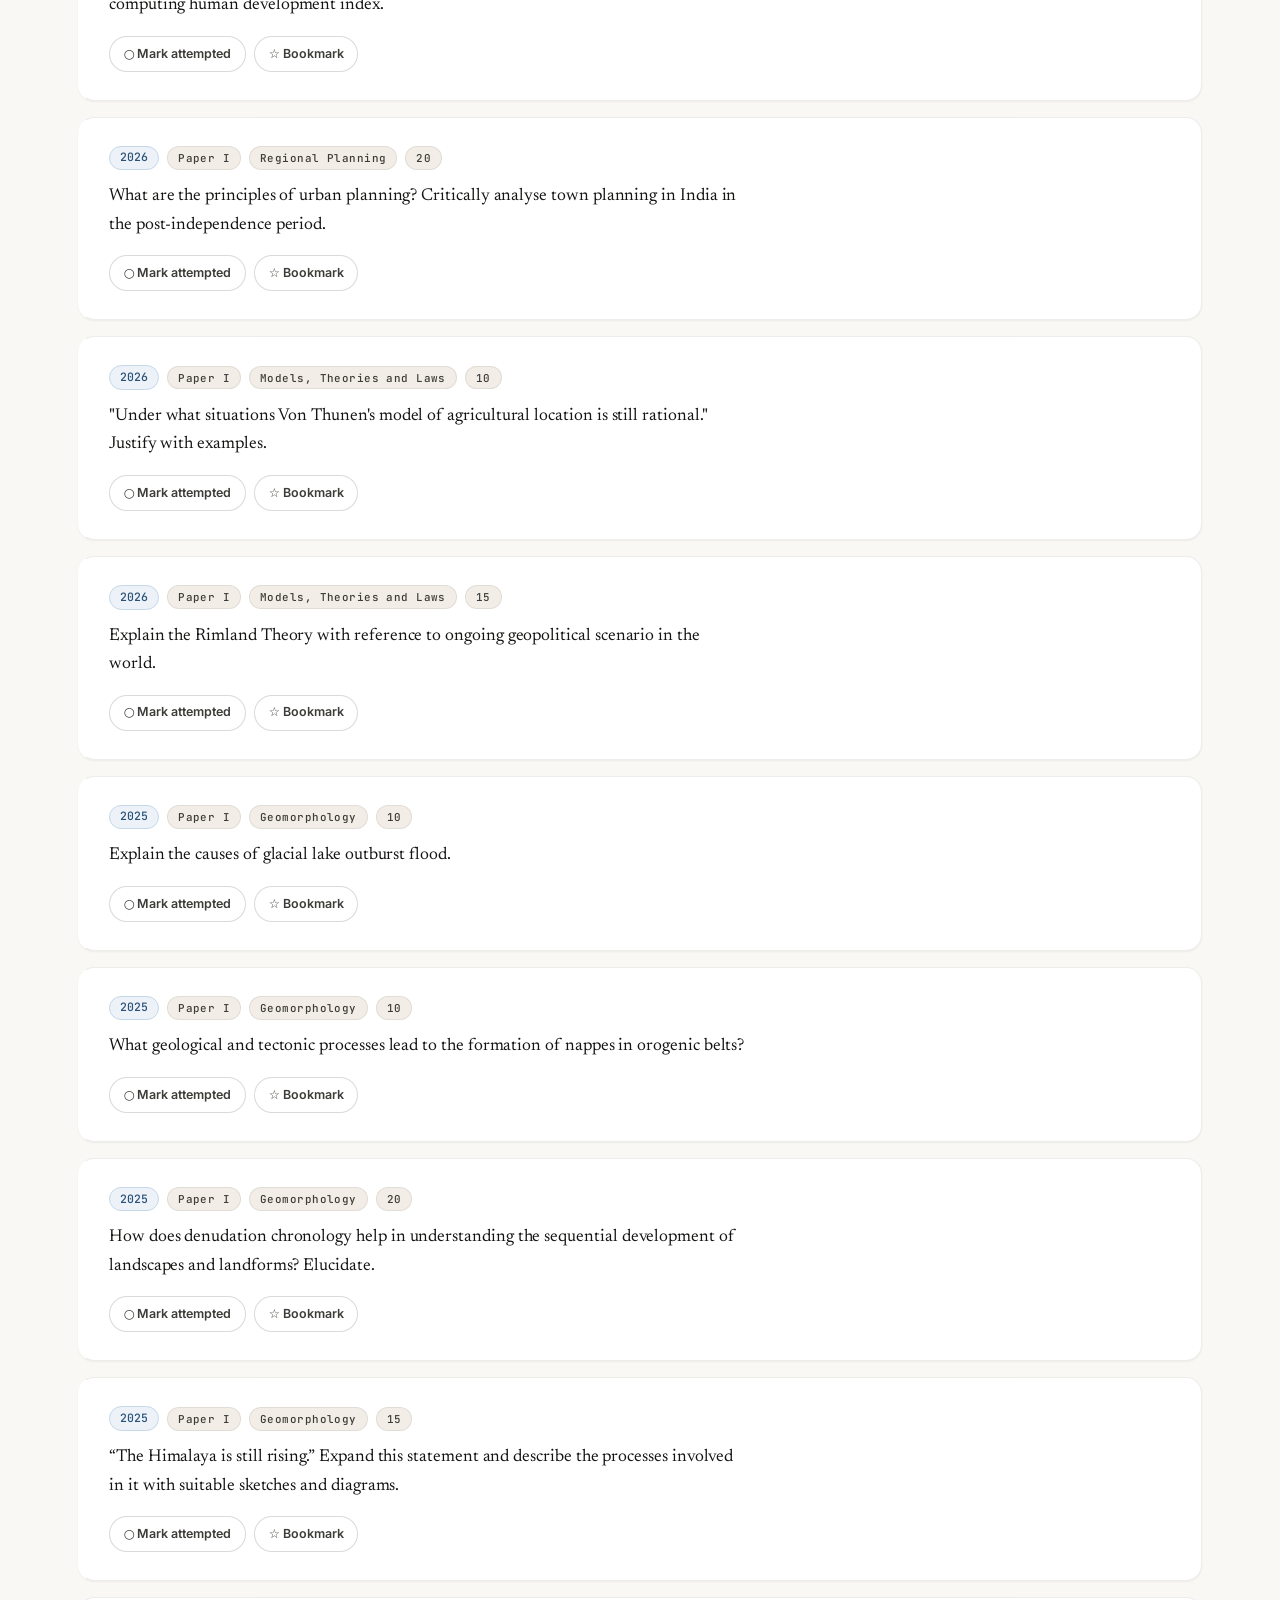
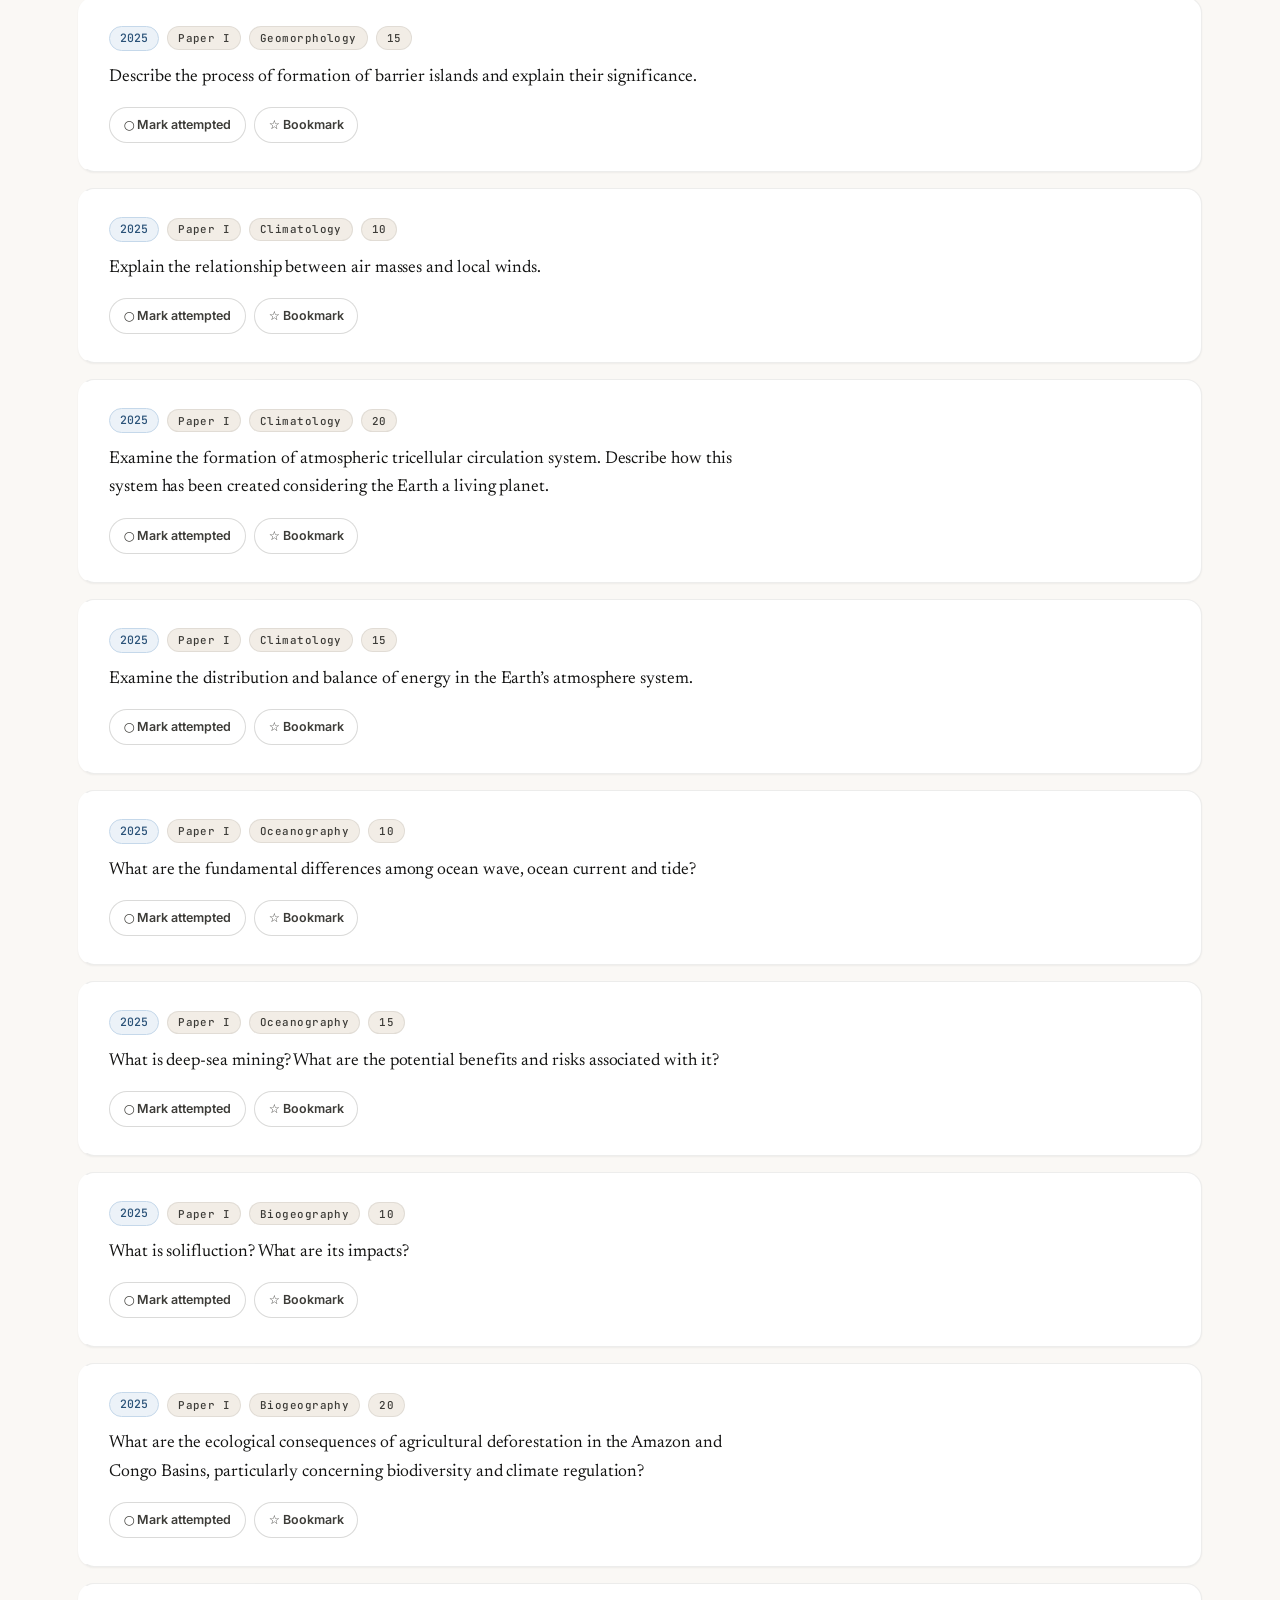
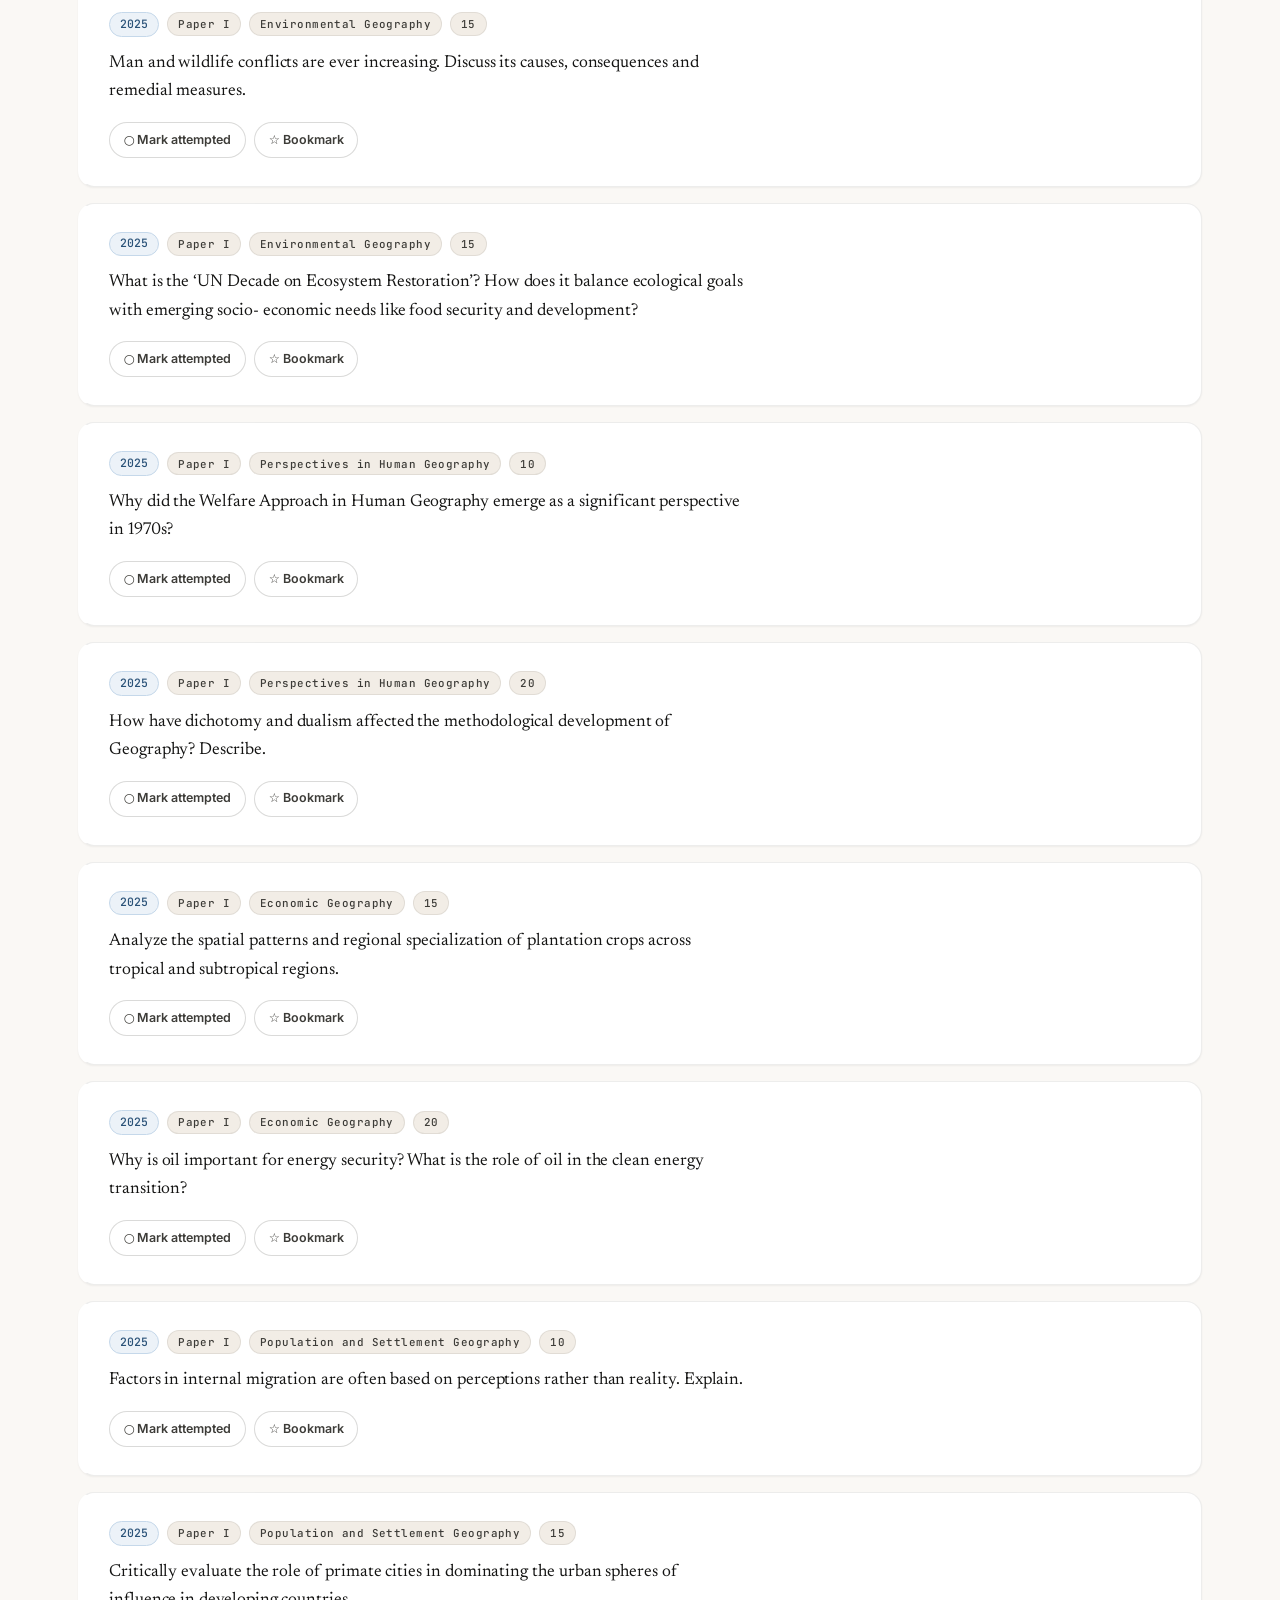
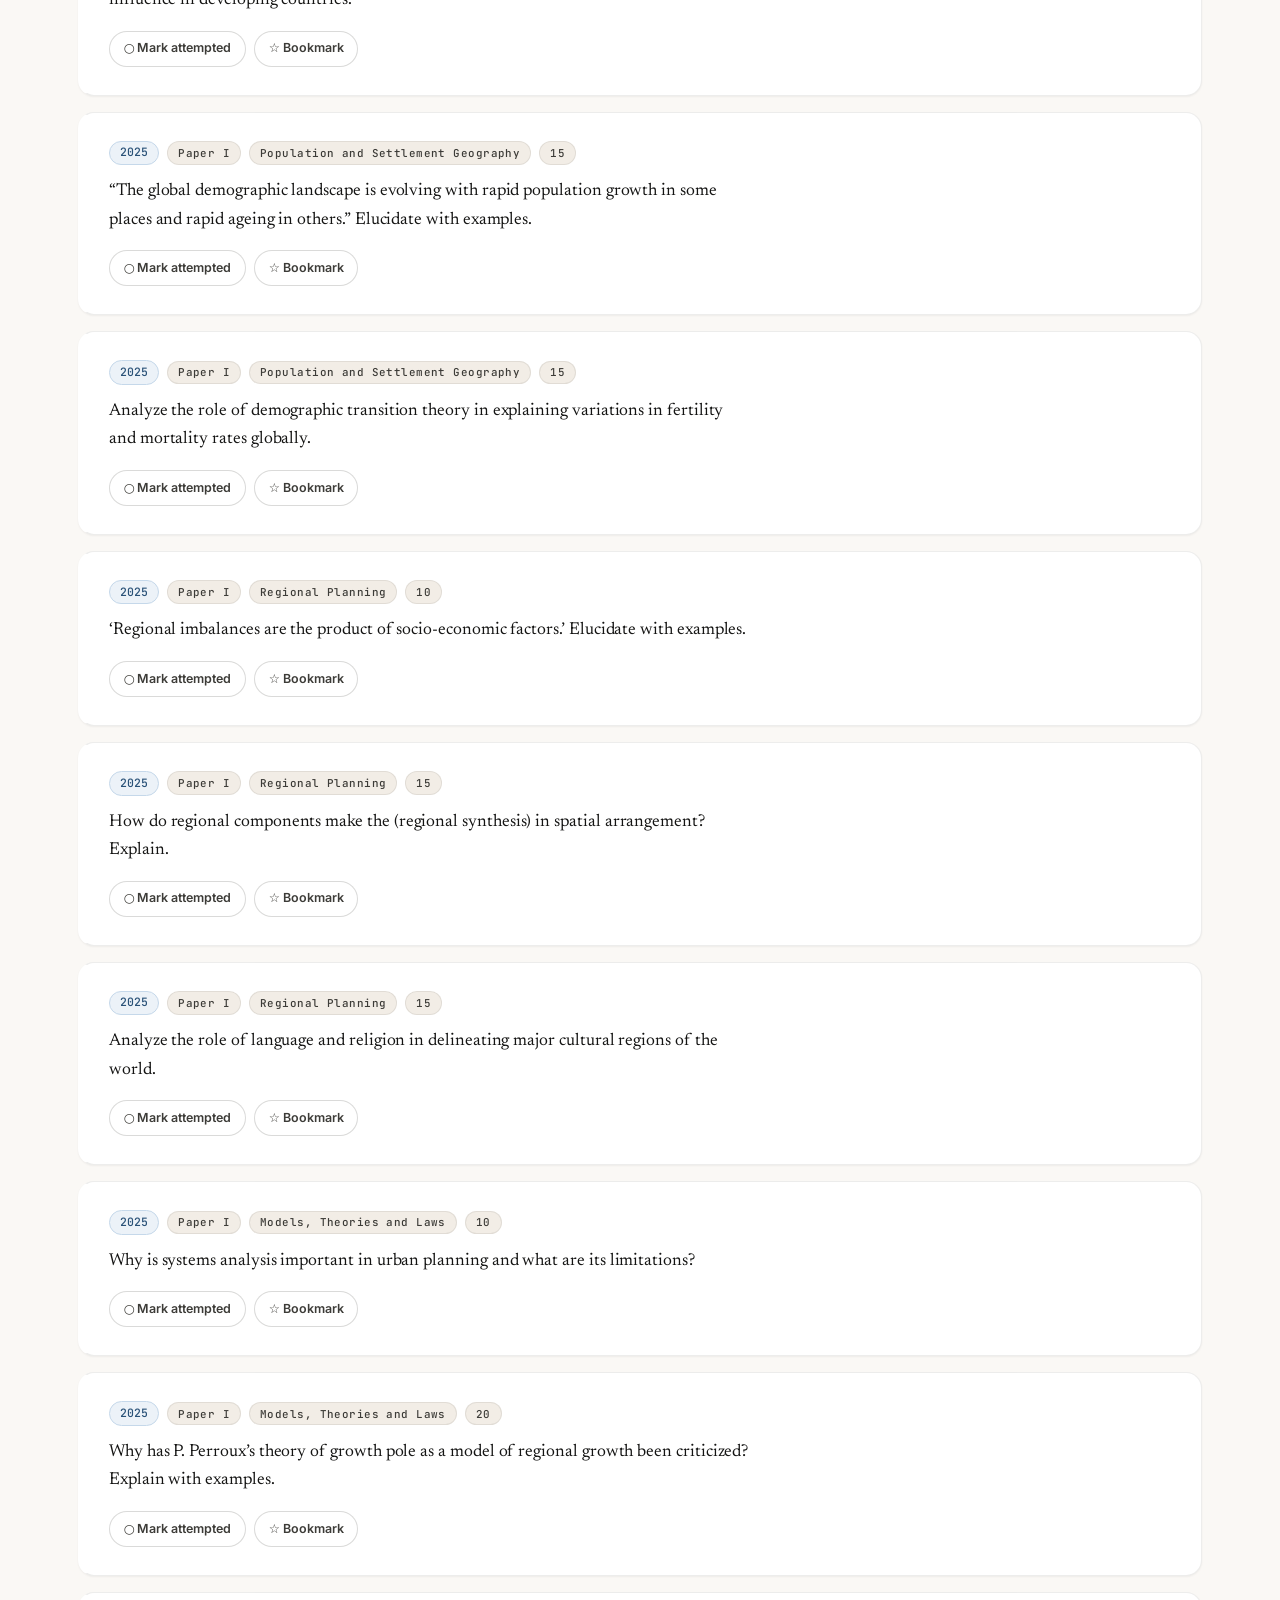
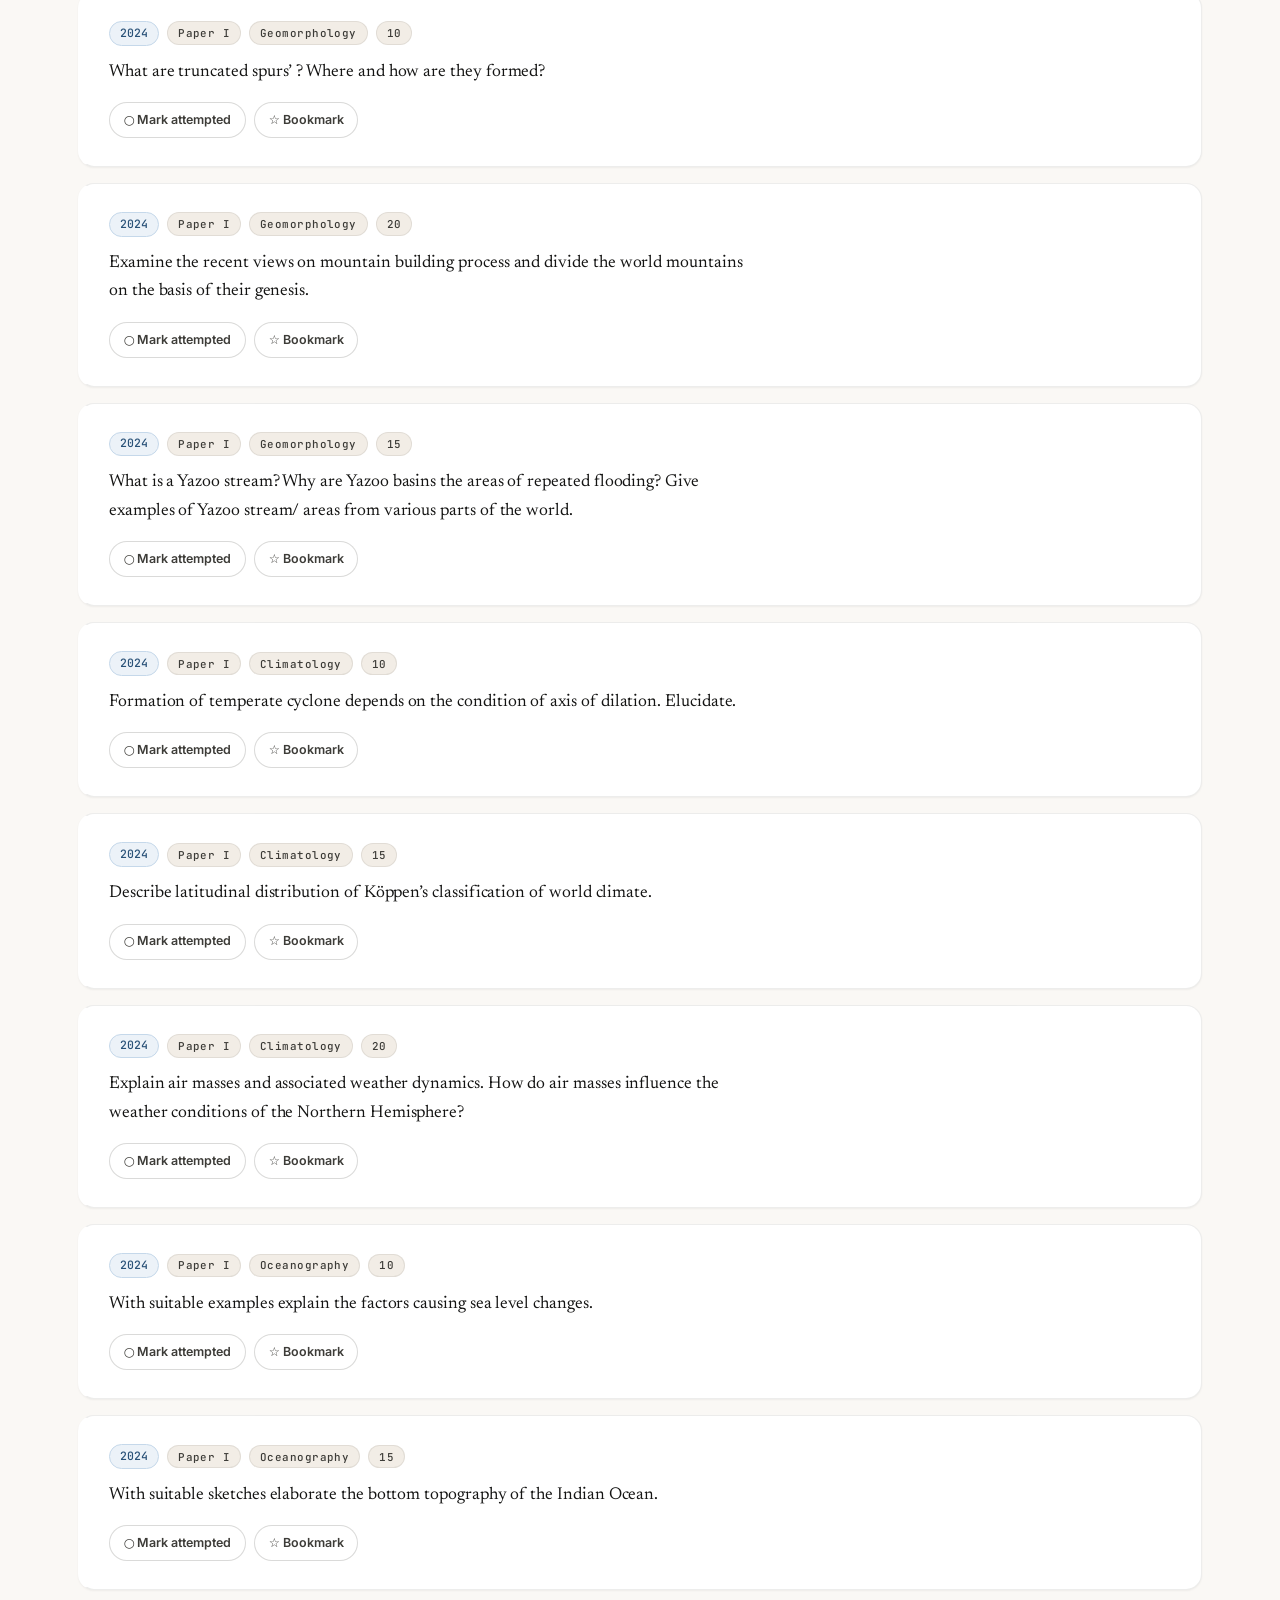
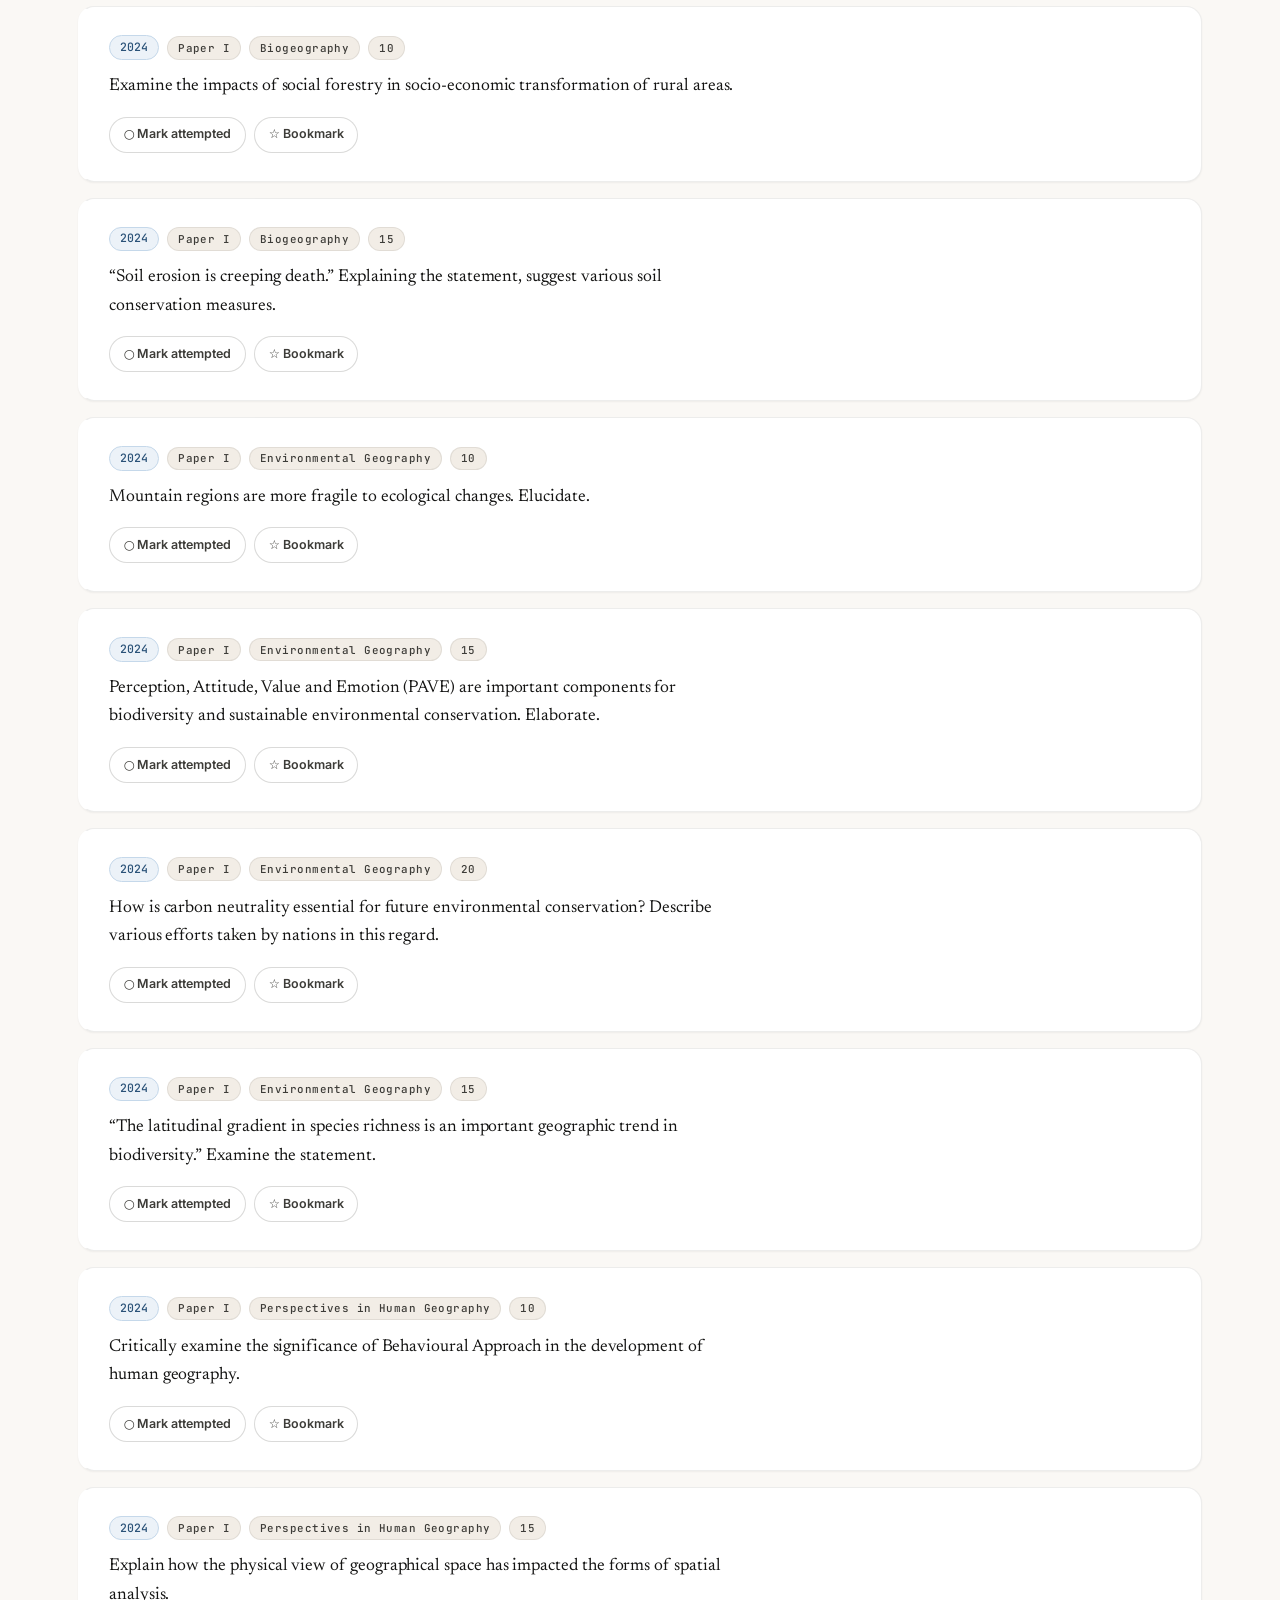
<file: optional-pyqs/index.html>
<!DOCTYPE html>
<html lang="en">
<head>
  <meta charset="UTF-8">
  <meta name="viewport" content="width=device-width, initial-scale=1.0">
  <meta name="description" content="UPSC Geography Optional Previous Year Questions (1986–2026) for Paper I, Paper II, and Mapping with animated topic-frequency chart and local progress tracking.">
  <title>Geography Optional PYQs — Chinmaya Patro UPSC Study Desk</title>
  <link rel="icon" type="image/svg+xml" href="../assets/img/favicon.svg">
  <link rel="canonical" href="https://chinmayapatro456.github.io/ias/optional-pyqs/">
  <meta name="theme-color" content="#FAF8F5">
  <meta name="theme-color" content="#16130F" media="(prefers-color-scheme: dark)">
  <link rel="manifest" href="../manifest.json">
  <link rel="apple-touch-icon" href="../assets/img/icon-192.png">
  <meta property="og:type" content="website">
  <meta property="og:site_name" content="Chinmaya Patro · UPSC Study Desk">
  <meta property="og:title" content="Geography Optional PYQs — Chinmaya Patro UPSC Study Desk">
  <meta property="og:description" content="UPSC Geography Optional Previous Year Questions (1986–2026) for Paper I, Paper II, and Mapping with animated topic-frequency chart and local progress tracking.">
  <meta property="og:url" content="https://chinmayapatro456.github.io/ias/optional-pyqs/">
  <meta property="og:image" content="https://chinmayapatro456.github.io/ias/assets/img/banner-share.webp">
  <meta property="og:image:type" content="image/webp">
  <meta property="og:image:width" content="1200">
  <meta property="og:image:height" content="630">
  <meta property="og:image:alt" content="Chinmaya Patro — UPSC Civil Services Study Desk, Geography Optional">
  <meta name="twitter:card" content="summary_large_image">
  <meta name="twitter:title" content="Geography Optional PYQs — Chinmaya Patro UPSC Study Desk">
  <meta name="twitter:description" content="UPSC Geography Optional Previous Year Questions (1986–2026) for Paper I, Paper II, and Mapping with animated topic-frequency chart and local progress tracking.">
  <meta name="twitter:image" content="https://chinmayapatro456.github.io/ias/assets/img/banner-share.webp">

  <link rel="preload" href="../assets/fonts/newsreader-normal-latin.woff2" as="font" type="font/woff2" crossorigin>
  <link rel="preload" href="../assets/fonts/inter-normal-latin.woff2" as="font" type="font/woff2" crossorigin>
  <script>
    /* Apply the saved theme before first paint. Light is the default. */
    try {
      if (localStorage.getItem('cp_theme') === 'dark') {
        document.documentElement.setAttribute('data-theme', 'dark');
        /* Keep the browser chrome dark from the first paint, not just after
           theme.js runs. Both metas are set, so the colour wins whatever the
           OS preference says. */
        var m = document.querySelectorAll('meta[name="theme-color"]');
        for (var i = 0; i < m.length; i++) m[i].setAttribute('content', '#16130F');
      }
    } catch (e) {}
  </script>
  <link rel="stylesheet" href="../assets/css/fonts.css?v=20261127z2">
  <link rel="stylesheet" href="../assets/css/tokens.css?v=20261127z2">
  <link rel="stylesheet" href="../assets/css/base.css?v=20261127z2">
  <link rel="stylesheet" href="../assets/css/optional.css?v=20261127z2">
  <link rel="stylesheet" href="../assets/css/print.css?v=20261127z2" media="print">
</head>
<body class="page-optional">
  <a class="skip-link" href="#main-content">Skip to main content</a>

  <header class="site-nav">
    <div class="container nav-inner">
      <a class="nav-brand" href="../index.html">
        <span class="nav-brand-mark" aria-hidden="true">
          <svg viewBox="0 0 40 40" focusable="false" aria-hidden="true">
            <path class="mark-pin" d="M20 1.8c-8.2 0-14.9 6.5-14.9 14.5 0 10.3 11.9 20 13.8 21.5a1.7 1.7 0 0 0 2.2 0C23 36.3 34.9 26.6 34.9 16.3 34.9 8.3 28.2 1.8 20 1.8Z"></path>
            <circle class="mark-disc" cx="20" cy="15.8" r="10.4"></circle>
            <text class="mark-text" x="20" y="20.2" text-anchor="middle">CP</text>
          </svg>
        </span>
        <span>Chinmaya Patro</span>
      </a>

      <nav aria-label="Primary navigation">
        <ul class="nav-links">
          <li><a class="nav-link" href="../index.html">Home</a></li><li><a class="nav-link" href="../about/index.html">About</a></li>
          <li><a class="nav-link" href="../syllabus/index.html">Syllabus</a></li>
          <li><a class="nav-link" href="../mains-pyqs/index.html">Mains PYQs</a></li>
          <li><a class="nav-link" href="./index.html" aria-current="page">Optional PYQs</a></li>
          <li><a class="nav-link" href="../prelims-practice/index.html">Prelims</a></li>
          <li><a class="nav-link" href="../csat-practice/index.html">CSAT</a></li>
        </ul>
      </nav>

      <div class="nav-actions">
        <button
          type="button"
          class="theme-toggle"
          data-theme-toggle
          aria-pressed="false"
          aria-label="Switch to dark theme"
          title="Switch to dark theme"
        >
          <svg class="theme-icon theme-icon-moon" viewBox="0 0 24 24" fill="none" stroke="currentColor" stroke-width="1.8" stroke-linecap="round" stroke-linejoin="round" aria-hidden="true">
            <path d="M20 14.5A8 8 0 0 1 9.5 4a8.5 8.5 0 1 0 10.5 10.5z"></path>
          </svg>
          <svg class="theme-icon theme-icon-sun" viewBox="0 0 24 24" fill="none" stroke="currentColor" stroke-width="1.8" stroke-linecap="round" stroke-linejoin="round" aria-hidden="true">
            <circle cx="12" cy="12" r="4"></circle>
            <path d="M12 2v2.5M12 19.5V22M2 12h2.5M19.5 12H22M4.9 4.9l1.8 1.8M17.3 17.3l1.8 1.8M19.1 4.9l-1.8 1.8M6.7 17.3l-1.8 1.8"></path>
          </svg>
        </button>

        <button
          type="button"
          class="nav-toggle"
        data-nav-toggle
        aria-expanded="false"
        aria-controls="mobile-nav-drawer"
        aria-label="Open navigation menu"
      >
        <svg data-icon-menu viewBox="0 0 24 24" fill="none" stroke="currentColor" stroke-width="2" stroke-linecap="round" aria-hidden="true">
          <line x1="4" y1="7" x2="20" y2="7"></line>
          <line x1="4" y1="12" x2="20" y2="12"></line>
          <line x1="4" y1="17" x2="20" y2="17"></line>
        </svg>
        <svg data-icon-close style="display:none" viewBox="0 0 24 24" fill="none" stroke="currentColor" stroke-width="2" stroke-linecap="round" aria-hidden="true">
          <line x1="6" y1="6" x2="18" y2="18"></line>
          <line x1="18" y1="6" x2="6" y2="18"></line>
        </svg>
      </button>
    </div>
  </header>

  <div class="nav-backdrop" data-nav-backdrop></div>
  <nav id="mobile-nav-drawer" class="nav-drawer" data-nav-drawer aria-label="Mobile navigation" aria-hidden="true">
    <div class="nav-drawer-head">
      <span>Menu</span>
      <button type="button" class="nav-drawer-close" data-nav-close aria-label="Close navigation menu">
        <svg viewBox="0 0 24 24" width="20" height="20" fill="none" stroke="currentColor" stroke-width="2" stroke-linecap="round" aria-hidden="true">
          <line x1="6" y1="6" x2="18" y2="18"></line>
          <line x1="18" y1="6" x2="6" y2="18"></line>
        </svg>
      </button>
    </div>
    <ul class="nav-drawer-list">
      <li><a class="nav-link" href="../index.html">Home</a></li><li><a class="nav-link" href="../about/index.html">About</a></li>
      <li><a class="nav-link" href="../syllabus/index.html">Syllabus</a></li>
      <li><a class="nav-link" href="../mains-pyqs/index.html">Mains PYQs</a></li>
      <li><a class="nav-link" href="./index.html" aria-current="page">Optional PYQs</a></li>
      <li><a class="nav-link" href="../prelims-practice/index.html">Prelims Practice</a></li>
      <li><a class="nav-link" href="../csat-practice/index.html">CSAT Practice</a></li>
    </ul>
  </nav>

  <main id="main-content">
    <section class="page-header">
      <div class="container">
        <span class="stage-emblem" aria-hidden="true">
          <svg viewBox="0 0 96 96" fill="none" stroke="currentColor" stroke-width="2.4"
               stroke-linecap="round" stroke-linejoin="round" data-draw-svg focusable="false">
            <path data-draw-path d="M48 10A38 38 0 0 1 48 86A38 38 0 0 1 48 10"></path>
            <path data-draw-path d="M48 10C62 26 62 70 48 86C34 70 34 26 48 10"></path>
            <path data-draw-path d="M10 48h76"></path>
            <path data-draw-path d="M18 30q30-10 60 0"></path>
            <path data-draw-path d="M18 66q30 10 60 0"></path>
          </svg>
        </span>
        <span class="eyebrow">Geography Optional · 1986–2026</span>
        <h1>Optional PYQs</h1>
        <p class="lead">
          Four decades of Geography Optional questions across Paper I (Principles of Geography),
          Paper II (Geography of India), and Mapping. Track attempted questions, bookmark recurring
          prompts, and inspect topic weightage below.
        </p>

        <div class="opt-stats" aria-live="polite">
          <span class="tag tag--sky" id="opt-total-badge">0 questions</span>
          <span class="tag tag--sage" id="opt-attempted-badge">0 attempted</span>
          <span class="tag tag--accent" id="opt-bookmarked-badge">0 bookmarked</span>
        </div>
      </div>
    </section>

    <section class="section">
      <div class="container">
        <!-- Paper Tabs -->
        <div class="tabs opt-tabs" role="tablist" aria-label="Geography Optional papers" id="opt-paper-tabs">
          <button type="button" class="tab-btn" role="tab" aria-selected="true" data-paper="Paper I">Paper I · Principles</button>
          <button type="button" class="tab-btn" role="tab" aria-selected="false" data-paper="Paper II">Paper II · India & Mapping</button>
          <button type="button" class="tab-btn" role="tab" aria-selected="false" data-paper="all">All Papers</button>
        </div>

        <!-- Animated SVG Topic-Frequency Chart -->
        <section class="card chart-card" aria-labelledby="chart-heading">
          <div class="chart-head">
            <div>
              <h2 id="chart-heading" class="chart-title">Topic frequency</h2>
              <p class="chart-sub muted">Question distribution for the active paper & year window. Click any bar to filter.</p>
            </div>
            <button type="button" class="btn btn-ghost btn-sm" id="opt-chart-toggle" aria-expanded="true">Hide chart</button>
          </div>
          <div id="opt-chart-wrap" class="chart-wrap"></div>
        </section>

        <!-- Sticky filter bar: live count, density toggle, and the full panel
             one tap away on every width. -->
        <div class="filterbar" data-filterbar aria-label="Filter Geography Optional questions">
          <div class="filterbar-row">
            <button
              type="button"
              class="filters-toggle"
              data-panel-toggle
              aria-expanded="false"
              aria-controls="opt-filters-panel"
            >
              <span>Filters<span class="filters-toggle-meta" id="opt-filters-meta"> · all topics</span></span>
              <svg class="filters-toggle-icon" viewBox="0 0 24 24" fill="none" stroke="currentColor" stroke-width="2" stroke-linecap="round" aria-hidden="true">
                <polyline points="6 9 12 15 18 9"></polyline>
              </svg>
            </button>

            <p class="results-meta filterbar-count" id="opt-results-meta" aria-live="polite"></p>

            <span class="filterbar-spacer"></span>

            <div class="density-toggle" role="group" aria-label="Question density">
              <button type="button" class="chip is-active" data-density="comfortable" aria-pressed="true">Comfortable</button>
              <button type="button" class="chip" data-density="compact" aria-pressed="false">Compact</button>
            </div>
          </div>

          <div class="filters-panel" id="opt-filters-panel">
            <div class="opt-top-controls">
              <div class="opt-search-wrap">
                <label class="field-label" for="opt-search">Search questions</label>
                <input
                  type="search"
                  id="opt-search"
                  class="input"
                  placeholder="e.g. plate tectonics, monsoon, Christaller, map…"
                  autocomplete="off"
                >
              </div>

              <div class="slider-box">
                <div class="slider-head">
                  <label class="field-label" for="opt-year-slider">From year</label>
                  <span class="slider-readout" id="opt-year-readout">1986 – 2026</span>
                </div>
                <input
                  type="range"
                  id="opt-year-slider"
                  class="year-slider"
                  min="1986"
                  max="2026"
                  value="1986"
                  step="1"
                >
                <div class="slider-scale" aria-hidden="true">
                  <span>1986</span>
                  <span>2000</span>
                  <span>2013</span>
                  <span>2026</span>
                </div>
              </div>
            </div>

            <div class="opt-toggle-row">
              <label class="check-pill">
                <input type="checkbox" id="opt-unattempted-only">
                <span>Unattempted only</span>
              </label>
              <label class="check-pill">
                <input type="checkbox" id="opt-bookmarked-only">
                <span>Bookmarked only</span>
              </label>
              <button type="button" class="btn btn-ghost btn-sm" id="opt-reset">Reset filters</button>
            </div>

            <div class="topic-chips-section">
              <span class="field-label">Topics</span>
              <div class="topic-chips" id="opt-topic-chips" role="group" aria-label="Filter by Geography topic"></div>
            </div>

            <div class="filters-panel-foot">
              <button type="button" class="btn btn-sm" data-panel-close>Hide filters</button>
            </div>
          </div><!-- /.filters-panel -->
        </div>

        <!-- Interactive region map — Paper II (India & Mapping) -->
        <section class="card opt-map-card" id="opt-map-card" aria-labelledby="opt-map-heading" hidden>
          <div class="opt-map-head">
            <div>
              <h2 id="opt-map-heading" class="chart-title">India &amp; mapping</h2>
              <p class="chart-sub muted">
                Pick a region to see the questions that name its states or physical features.
                Regions are state groupings, not official physiographic boundaries.
              </p>
            </div>
            <button type="button" class="btn btn-ghost btn-sm" id="opt-map-reset" hidden>Clear region</button>
          </div>

          <div class="opt-map-body">
            <div class="opt-map-figure">
              <svg
                id="opt-map-svg"
                class="india-zones"
                role="group"
                aria-label="Clickable regions of India"
              ></svg>
              <div class="opt-map-tooltip" id="opt-map-tooltip" role="status" aria-live="polite"></div>
            </div>
            <div class="opt-map-legend" id="opt-map-legend" role="group" aria-label="Regions of India"></div>
          </div>
        </section>


        <!-- Question Cards -->
        <div id="opt-list" class="opt-list"></div>
      </div>
    </section>
  </main>

  <footer class="site-footer site-footer--band">
    <div class="container footer-inner">
      <div class="footer-top">
        <span class="footer-brand">Chinmaya Patro · UPSC Study Desk</span>
        <ul class="footer-links">
          <li><a href="../index.html">Home</a></li><li><a href="../about/index.html">About</a></li>
          <li><a href="../syllabus/index.html">Syllabus</a></li>
          <li><a href="../mains-pyqs/index.html">Mains PYQs</a></li>
          <li><a href="./index.html">Optional PYQs</a></li>
          <li><a href="../prelims-practice/index.html">Prelims Practice</a></li>
          <li><a href="../csat-practice/index.html">CSAT Practice</a></li>
        </ul>
      </div>
      <p class="footer-disclaimer">
        Personal open study workspace built for self-preparation. <strong>Not affiliated with UPSC</strong> (Union Public Service Commission) or any government body. All progress is stored locally in your browser.
      </p>
    </div>
  </footer>

  <script src="../data/optional-data.js?v=20261127z2" defer></script>
  <script src="../assets/js/storage.js?v=20261127z2" defer></script>
  <script src="../assets/js/theme.js?v=20261127z2" defer></script>
  <script src="../assets/js/data-counts.js?v=20261127z2" defer></script>
  <script src="../assets/js/india-map.js?v=20261127z2" defer></script>
  <script src="../assets/js/nav.js?v=20261127z2" defer></script>
  <script src="../assets/js/motion.js?v=20261127z2" defer></script>
  <script src="../assets/js/optional.js?v=20261127z2" defer></script>
</body>
</html>
</file>
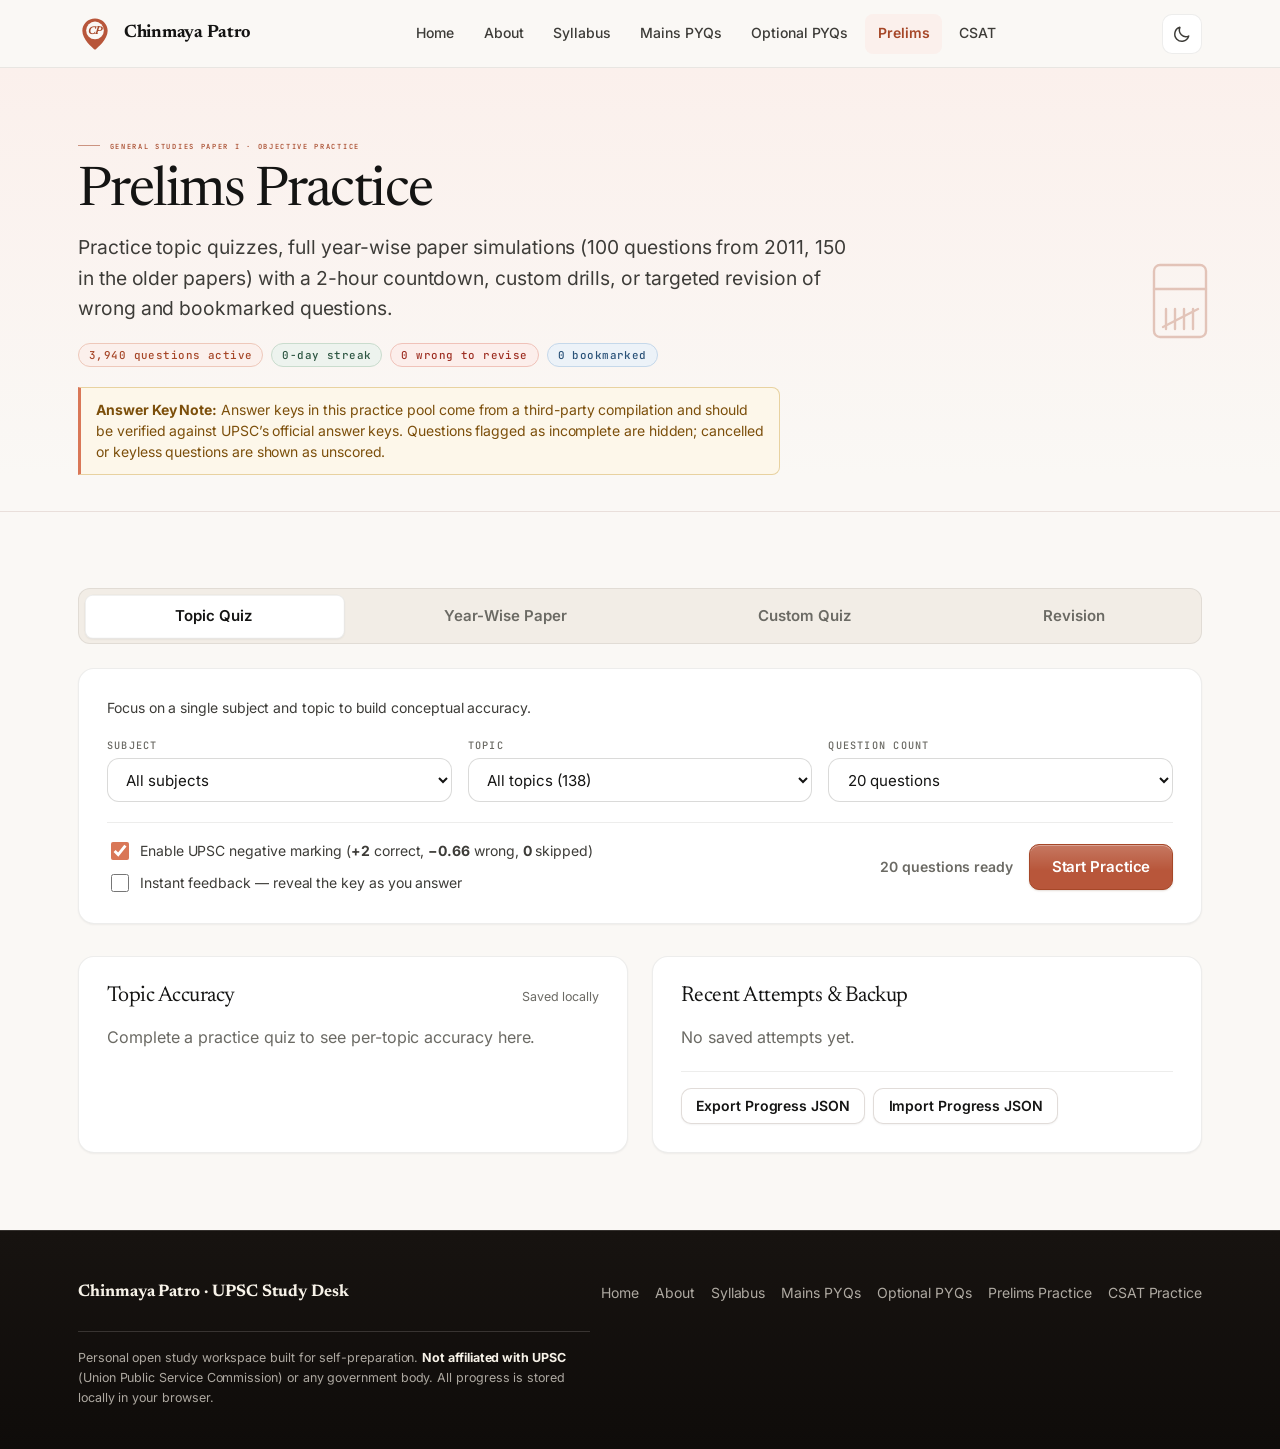
<file: prelims-practice/index.html>
<!DOCTYPE html>
<html lang="en">
<head>
  <meta charset="UTF-8">
  <meta name="viewport" content="width=device-width, initial-scale=1.0">
  <meta name="description" content="UPSC Prelims PYQ Practice Engine — Topic quizzes, timed year-wise paper simulations (1995–2026), custom quizzes, wrong/bookmarked revision, +2/-0.66 scoring, and JSON progress backup.">
  <title>Prelims Practice — Chinmaya Patro UPSC Study Desk</title>
  <link rel="icon" type="image/svg+xml" href="../assets/img/favicon.svg">
  <link rel="canonical" href="https://chinmayapatro456.github.io/ias/prelims-practice/">
  <meta name="theme-color" content="#FAF8F5">
  <meta name="theme-color" content="#16130F" media="(prefers-color-scheme: dark)">
  <link rel="manifest" href="../manifest.json">
  <link rel="apple-touch-icon" href="../assets/img/icon-192.png">
  <meta property="og:type" content="website">
  <meta property="og:site_name" content="Chinmaya Patro · UPSC Study Desk">
  <meta property="og:title" content="Prelims Practice — Chinmaya Patro UPSC Study Desk">
  <meta property="og:description" content="UPSC Prelims PYQ Practice Engine — Topic quizzes, timed year-wise paper simulations (1995–2026), custom quizzes, wrong/bookmarked revision, +2/-0.66 scoring, and JSON progress backup.">
  <meta property="og:url" content="https://chinmayapatro456.github.io/ias/prelims-practice/">
  <meta property="og:image" content="https://chinmayapatro456.github.io/ias/assets/img/banner-share.webp">
  <meta property="og:image:type" content="image/webp">
  <meta property="og:image:width" content="1200">
  <meta property="og:image:height" content="630">
  <meta property="og:image:alt" content="Chinmaya Patro — UPSC Civil Services Study Desk, Geography Optional">
  <meta name="twitter:card" content="summary_large_image">
  <meta name="twitter:title" content="Prelims Practice — Chinmaya Patro UPSC Study Desk">
  <meta name="twitter:description" content="UPSC Prelims PYQ Practice Engine — Topic quizzes, timed year-wise paper simulations (1995–2026), custom quizzes, wrong/bookmarked revision, +2/-0.66 scoring, and JSON progress backup.">
  <meta name="twitter:image" content="https://chinmayapatro456.github.io/ias/assets/img/banner-share.webp">

  <link rel="preload" href="../assets/fonts/newsreader-normal-latin.woff2" as="font" type="font/woff2" crossorigin>
  <link rel="preload" href="../assets/fonts/inter-normal-latin.woff2" as="font" type="font/woff2" crossorigin>
  <script>
    /* Apply the saved theme before first paint. Light is the default. */
    try {
      if (localStorage.getItem('cp_theme') === 'dark') {
        document.documentElement.setAttribute('data-theme', 'dark');
        /* Keep the browser chrome dark from the first paint, not just after
           theme.js runs. Both metas are set, so the colour wins whatever the
           OS preference says. */
        var m = document.querySelectorAll('meta[name="theme-color"]');
        for (var i = 0; i < m.length; i++) m[i].setAttribute('content', '#16130F');
      }
    } catch (e) {}
  </script>
  <link rel="stylesheet" href="../assets/css/fonts.css?v=20261127z2">
  <link rel="stylesheet" href="../assets/css/tokens.css?v=20261127z2">
  <link rel="stylesheet" href="../assets/css/base.css?v=20261127z2">
  <link rel="stylesheet" href="../assets/css/prelims.css?v=20261127z2">
  <link rel="stylesheet" href="../assets/css/print.css?v=20261127z2" media="print">
</head>
<body class="page-prelims">
  <a class="skip-link" href="#main-content">Skip to main content</a>

  <header class="site-nav">
    <div class="container nav-inner">
      <a class="nav-brand" href="../index.html">
        <span class="nav-brand-mark" aria-hidden="true">
          <svg viewBox="0 0 40 40" focusable="false" aria-hidden="true">
            <path class="mark-pin" d="M20 1.8c-8.2 0-14.9 6.5-14.9 14.5 0 10.3 11.9 20 13.8 21.5a1.7 1.7 0 0 0 2.2 0C23 36.3 34.9 26.6 34.9 16.3 34.9 8.3 28.2 1.8 20 1.8Z"></path>
            <circle class="mark-disc" cx="20" cy="15.8" r="10.4"></circle>
            <text class="mark-text" x="20" y="20.2" text-anchor="middle">CP</text>
          </svg>
        </span>
        <span>Chinmaya Patro</span>
      </a>

      <nav aria-label="Primary navigation">
        <ul class="nav-links">
          <li><a class="nav-link" href="../index.html">Home</a></li><li><a class="nav-link" href="../about/index.html">About</a></li>
          <li><a class="nav-link" href="../syllabus/index.html">Syllabus</a></li>
          <li><a class="nav-link" href="../mains-pyqs/index.html">Mains PYQs</a></li>
          <li><a class="nav-link" href="../optional-pyqs/index.html">Optional PYQs</a></li>
          <li><a class="nav-link" href="./index.html" aria-current="page">Prelims</a></li>
          <li><a class="nav-link" href="../csat-practice/index.html">CSAT</a></li>
        </ul>
      </nav>

      <div class="nav-actions">
        <button
          type="button"
          class="theme-toggle"
          data-theme-toggle
          aria-pressed="false"
          aria-label="Switch to dark theme"
          title="Switch to dark theme"
        >
          <svg class="theme-icon theme-icon-moon" viewBox="0 0 24 24" fill="none" stroke="currentColor" stroke-width="1.8" stroke-linecap="round" stroke-linejoin="round" aria-hidden="true">
            <path d="M20 14.5A8 8 0 0 1 9.5 4a8.5 8.5 0 1 0 10.5 10.5z"></path>
          </svg>
          <svg class="theme-icon theme-icon-sun" viewBox="0 0 24 24" fill="none" stroke="currentColor" stroke-width="1.8" stroke-linecap="round" stroke-linejoin="round" aria-hidden="true">
            <circle cx="12" cy="12" r="4"></circle>
            <path d="M12 2v2.5M12 19.5V22M2 12h2.5M19.5 12H22M4.9 4.9l1.8 1.8M17.3 17.3l1.8 1.8M19.1 4.9l-1.8 1.8M6.7 17.3l-1.8 1.8"></path>
          </svg>
        </button>

        <button
          type="button"
          class="nav-toggle"
        data-nav-toggle
        aria-expanded="false"
        aria-controls="mobile-nav-drawer"
        aria-label="Open navigation menu"
      >
        <svg data-icon-menu viewBox="0 0 24 24" fill="none" stroke="currentColor" stroke-width="2" stroke-linecap="round" aria-hidden="true">
          <line x1="4" y1="7" x2="20" y2="7"></line>
          <line x1="4" y1="12" x2="20" y2="12"></line>
          <line x1="4" y1="17" x2="20" y2="17"></line>
        </svg>
        <svg data-icon-close style="display:none" viewBox="0 0 24 24" fill="none" stroke="currentColor" stroke-width="2" stroke-linecap="round" aria-hidden="true">
          <line x1="6" y1="6" x2="18" y2="18"></line>
          <line x1="18" y1="6" x2="6" y2="18"></line>
        </svg>
      </button>
    </div>
  </header>

  <div class="nav-backdrop" data-nav-backdrop></div>
  <nav id="mobile-nav-drawer" class="nav-drawer" data-nav-drawer aria-label="Mobile navigation" aria-hidden="true">
    <div class="nav-drawer-head">
      <span>Menu</span>
      <button type="button" class="nav-drawer-close" data-nav-close aria-label="Close navigation menu">
        <svg viewBox="0 0 24 24" width="20" height="20" fill="none" stroke="currentColor" stroke-width="2" stroke-linecap="round" aria-hidden="true">
          <line x1="6" y1="6" x2="18" y2="18"></line>
          <line x1="18" y1="6" x2="6" y2="18"></line>
        </svg>
      </button>
    </div>
    <ul class="nav-drawer-list">
      <li><a class="nav-link" href="../index.html">Home</a></li><li><a class="nav-link" href="../about/index.html">About</a></li>
      <li><a class="nav-link" href="../syllabus/index.html">Syllabus</a></li>
      <li><a class="nav-link" href="../mains-pyqs/index.html">Mains PYQs</a></li>
      <li><a class="nav-link" href="../optional-pyqs/index.html">Optional PYQs</a></li>
      <li><a class="nav-link" href="./index.html" aria-current="page">Prelims Practice</a></li>
      <li><a class="nav-link" href="../csat-practice/index.html">CSAT Practice</a></li>
    </ul>
  </nav>

  <main id="main-content">
    <section class="page-header">
      <div class="container">
        <span class="stage-emblem" aria-hidden="true">
          <svg viewBox="0 0 96 96" fill="none" stroke="currentColor" stroke-width="2.4"
               stroke-linecap="round" stroke-linejoin="round" data-draw-svg focusable="false">
            <path data-draw-path d="M26 12h40a6 6 0 0 1 6 6v60a6 6 0 0 1-6 6H26a6 6 0 0 1-6-6V18a6 6 0 0 1 6-6z"></path>
            <path data-draw-path d="M20 36h52"></path>
            <path data-draw-path d="M32 56v20"></path>
            <path data-draw-path d="M41 56v20"></path>
            <path data-draw-path d="M50 56v20"></path>
            <path data-draw-path d="M59 56v20"></path>
            <path data-draw-path d="M29 74L64 56"></path>
          </svg>
        </span>
        <span class="eyebrow">General Studies Paper I · Objective Practice</span>
        <h1>Prelims Practice</h1>
        <p class="lead">
          Practice topic quizzes, full year-wise paper simulations (100 questions from 2011,
          150 in the older papers) with a 2-hour countdown, custom drills, or targeted
          revision of wrong and bookmarked questions.
        </p>

        <div class="prelims-badges" aria-live="polite">
          <span class="tag tag--accent" id="pre-pool-badge">0 questions active</span>
          <span class="tag tag--sage" id="pre-streak-badge">0-day streak</span>
          <span class="tag tag--danger" id="pre-wrong-badge">0 wrong to revise</span>
          <span class="tag tag--sky" id="pre-bm-badge">0 bookmarked</span>
        </div>

        <!-- Contextual notice: anchored in the page hero, above the workspace -->
        <div class="notice notice--callout key-disclaimer" id="pre-key-note" role="note">
          <span class="notice-body">
            <strong>Answer Key Note:</strong> Answer keys in this practice pool come from a third-party compilation
            and should be verified against UPSC’s official answer keys. Questions flagged as incomplete are hidden;
            cancelled or keyless questions are shown as unscored.
          </span>
          <button
            type="button"
            class="notice-dismiss"
            data-dismiss="pre-key-note"
            aria-label="Dismiss answer key note"
          >&times;</button>
        </div>
      </div>
    </section>

    <section class="section">
      <div class="container">
        <!-- VIEW 1: LOBBY / SETUP -->
        <div id="view-lobby">
          <div class="tabs mode-tabs" role="tablist" aria-label="Practice modes" id="pre-mode-tabs">
            <button type="button" class="tab-btn" role="tab" aria-selected="true" data-mode="topic">Topic Quiz</button>
            <button type="button" class="tab-btn" role="tab" aria-selected="false" data-mode="year">Year-Wise Paper</button>
            <button type="button" class="tab-btn" role="tab" aria-selected="false" data-mode="custom">Custom Quiz</button>
            <button type="button" class="tab-btn" role="tab" aria-selected="false" data-mode="revision">Revision</button>
          </div>

          <div class="card setup-card">
            <div id="mode-description" class="mode-desc"></div>

            <div class="setup-grid" id="setup-fields">
              <div data-field="subject">
                <label class="field-label" for="pre-subject">Subject</label>
                <select id="pre-subject" class="select"></select>
              </div>

              <div data-field="topic">
                <label class="field-label" for="pre-topic">Topic</label>
                <select id="pre-topic" class="select"></select>
              </div>

              <div data-field="year">
                <!-- Year-Wise Paper: one paper at a time, so a single select -->
                <div class="year-select-wrap" id="pre-year-select-wrap">
                  <label class="field-label" for="pre-year">Exam Year</label>
                  <select id="pre-year" class="select"></select>
                </div>

                <!-- Custom Quiz: tick any number of years at once -->
                <fieldset class="year-checks" id="pre-year-checks-field" hidden>
                  <legend class="field-label">
                    Exam Years <span class="year-checks-summary" id="pre-year-summary">All years</span>
                  </legend>
                  <div class="year-checks-tools">
                    <button type="button" class="btn btn-ghost btn-sm" data-year-action="all">All years</button>
                    <button type="button" class="btn btn-ghost btn-sm" data-year-action="recent">Last 5 years</button>
                    <button type="button" class="btn btn-ghost btn-sm" data-year-action="none">Clear</button>
                  </div>
                  <div class="year-checks-list" id="pre-year-checks" role="group" aria-label="Filter by exam year"></div>
                </fieldset>
              </div>

              <div data-field="count">
                <label class="field-label" for="pre-count">Question Count</label>
                <select id="pre-count" class="select">
                  <option value="10">10 questions</option>
                  <option value="20" selected>20 questions</option>
                  <option value="30">30 questions</option>
                  <option value="50">50 questions</option>
                  <option value="100">100 questions</option>
                  <option value="150">150 questions</option>
                  <option value="all">All matching</option>
                </select>
              </div>

              <div data-field="revision-source" hidden>
                <label class="field-label" for="pre-revision-source">Revision Set</label>
                <select id="pre-revision-source" class="select">
                  <option value="wrong">Wrong answers only</option>
                  <option value="bookmarked">Bookmarked questions only</option>
                  <option value="both">Wrong + Bookmarked combined</option>
                </select>
              </div>
            </div>

            <div class="setup-footer">
              <div class="setup-options">
                <label class="neg-toggle">
                  <input type="checkbox" id="pre-neg-marking" checked>
                  <span>Enable UPSC negative marking (<strong>+2</strong> correct, <strong>−0.66</strong> wrong, <strong>0</strong> skipped)</span>
                </label>
                <label class="neg-toggle">
                  <input type="checkbox" id="pre-instant-feedback">
                  <span>Instant feedback — reveal the key as you answer</span>
                </label>
              </div>

              <div class="start-row">
                <span class="muted match-count" id="pre-match-count">0 matching questions</span>
                <button type="button" class="btn btn-primary" id="btn-start-quiz">Start Practice</button>
              </div>
            </div>
          </div>

          <!-- Progress, Topic Accuracy & Export/Import Backup -->
          <div class="lobby-lower">
            <article class="card">
              <div class="card-head-row">
                <h2 class="sub-heading">Topic Accuracy</h2>
                <span class="muted small-meta">Saved locally</span>
              </div>
              <div id="lobby-topic-accuracy" class="accuracy-list"></div>
            </article>

            <article class="card">
              <div class="card-head-row">
                <h2 class="sub-heading">Recent Attempts & Backup</h2>
              </div>
              <div id="lobby-attempts" class="attempts-list"></div>

              <div class="backup-bar">
                <button type="button" class="btn btn-secondary btn-sm" id="btn-export-json">Export Progress JSON</button>
                <label class="btn btn-secondary btn-sm import-label">
                  Import Progress JSON
                  <input type="file" id="input-import-json" accept="application/json,.json" class="sr-only">
                </label>
              </div>
            </article>
          </div>
        </div>

        <!-- VIEW 2: ACTIVE QUIZ -->
        <div id="view-quiz" hidden>
          <!-- Thin progress bar: how far through the paper you are -->
          <div class="quiz-progressbar" aria-hidden="true">
            <span class="quiz-progressbar-fill" data-quiz-progress></span>
          </div>

          <div class="card quiz-topbar">
            <div class="quiz-top-left">
              <span class="tag tag--accent" id="quiz-mode-label">Practice</span>
              <span class="quiz-progress-text" id="quiz-progress-text">Question 1 of 20</span>
            </div>
            <div class="quiz-top-right">
              <span class="quiz-timer" id="quiz-timer" aria-live="off">00:00</span>
              <button type="button" class="btn btn-primary btn-sm" id="btn-submit-quiz">Submit</button>
              <button type="button" class="btn btn-ghost btn-sm" id="btn-exit-quiz">Exit</button>
            </div>
          </div>

          <!-- Depleting countdown bar: scaleX only, driven by prelims.js -->
          <div class="quiz-timer-track" data-timer-track hidden aria-hidden="true">
            <span class="quiz-timer-fill" data-timer-fill></span>
          </div>

          <div class="quiz-layout">
            <article class="card question-stage" aria-live="polite">
              <div class="q-meta-row" id="q-meta-row"></div>
              <div id="q-unscored-note" class="notice notice--warning" hidden></div>

              <div class="q-stem" id="q-stem"></div>

              <div class="options-list" id="q-options" role="radiogroup" aria-label="Answer choices"></div>

              <!-- Instant-feedback line: only filled when that mode is on -->
              <p class="q-feedback" id="q-feedback" role="status" aria-live="polite" hidden></p>

              <div class="q-tools-row">
                <button type="button" class="btn btn-ghost btn-sm" id="btn-clear-choice">Clear answer</button>
                <button type="button" class="btn btn-secondary btn-sm" id="btn-flag-review" aria-pressed="false">⚑ Flag for review</button>
                <button type="button" class="btn btn-secondary btn-sm" id="btn-bookmark-q" aria-pressed="false">☆ Bookmark</button>
              </div>

              <div class="q-nav-row">
                <button type="button" class="btn btn-secondary" id="btn-prev-q">← Previous (P)</button>
                <span class="kbd-hint">Keys: <kbd>A</kbd>–<kbd>D</kbd> answer · <kbd>N</kbd> next · <kbd>P</kbd> prev</span>
                <button type="button" class="btn btn-primary" id="btn-next-q">Next (N) →</button>
              </div>
            </article>

            <aside class="card palette-panel" aria-label="Question palette">
              <div class="palette-head">
                <h2 class="palette-title">Question Palette</h2>
                <span class="muted small-meta" id="palette-summary">0 answered</span>
              </div>
              <!-- Android: the palette becomes a sticky, horizontally scrollable
                   strip with 44x44px targets instead of a tall grid. -->

              <div class="palette-grid" id="quiz-palette"></div>
              <div class="palette-legend" aria-hidden="true">
                <span><i class="dot dot--answered"></i> Answered</span>
                <span><i class="dot dot--current"></i> Current</span>
                <span><i class="dot dot--flagged"></i> Flagged</span>
              </div>
            </aside>
          </div>
        </div>

        <!-- VIEW 3: RESULTS -->
        <div id="view-results" hidden>
          <div class="results-header">
            <div>
              <span class="eyebrow">Session Summary</span>
              <h2 id="results-title">Practice Complete</h2>
            </div>
            <div class="results-actions">
              <button type="button" class="btn btn-primary" id="btn-retry-wrong">Retry Wrong Only</button>
              <button type="button" class="btn btn-secondary" id="btn-back-lobby">Back to Setup</button>
            </div>
          </div>

          <!-- Large score ring, shown before the subject bars -->
          <div class="score-hero" id="results-score" aria-live="polite"></div>

          <div class="results-kpis" id="results-kpis"></div>

          <section class="card results-breakdown" aria-labelledby="breakdown-heading">
            <h3 id="breakdown-heading">Subject-Wise Breakdown</h3>
            <div id="results-subject-chart" class="subject-bars"></div>
          </section>

          <section class="results-review" aria-labelledby="review-heading">
            <div class="review-head">
              <h3 id="review-heading">Question Review</h3>
              <div class="review-filters" role="group" aria-label="Filter reviewed questions">
                <button type="button" class="chip is-active" data-review-filter="wrong" aria-pressed="true">Wrong only</button>
                <button type="button" class="chip" data-review-filter="all" aria-pressed="false">All questions</button>
                <button type="button" class="chip" data-review-filter="unscored" aria-pressed="false">Unscored</button>
              </div>
            </div>
            <div id="results-review-list" class="review-list"></div>
          </section>
        </div>
      </div>
    </section>
  </main>

  <footer class="site-footer site-footer--band">
    <div class="container footer-inner">
      <div class="footer-top">
        <span class="footer-brand">Chinmaya Patro · UPSC Study Desk</span>
        <ul class="footer-links">
          <li><a href="../index.html">Home</a></li><li><a href="../about/index.html">About</a></li>
          <li><a href="../syllabus/index.html">Syllabus</a></li>
          <li><a href="../mains-pyqs/index.html">Mains PYQs</a></li>
          <li><a href="../optional-pyqs/index.html">Optional PYQs</a></li>
          <li><a href="./index.html">Prelims Practice</a></li>
          <li><a href="../csat-practice/index.html">CSAT Practice</a></li>
        </ul>
      </div>
      <p class="footer-disclaimer">
        Personal open study workspace built for self-preparation. <strong>Not affiliated with UPSC</strong> (Union Public Service Commission) or any government body. All progress is stored locally in your browser.
      </p>
    </div>
  </footer>

  <script src="../data/prelims-data.js?v=20261127z2" defer></script>
  <script src="../assets/js/storage.js?v=20261127z2" defer></script>
  <script src="../assets/js/theme.js?v=20261127z2" defer></script>
  <script src="../assets/js/nav.js?v=20261127z2" defer></script>
  <script src="../assets/js/motion.js?v=20261127z2" defer></script>
  <script src="../assets/js/prelims-format.js?v=20261127z2" defer></script>
  <script src="../assets/js/prelims.js?v=20261127z2" defer></script>
</body>
</html>
</file>
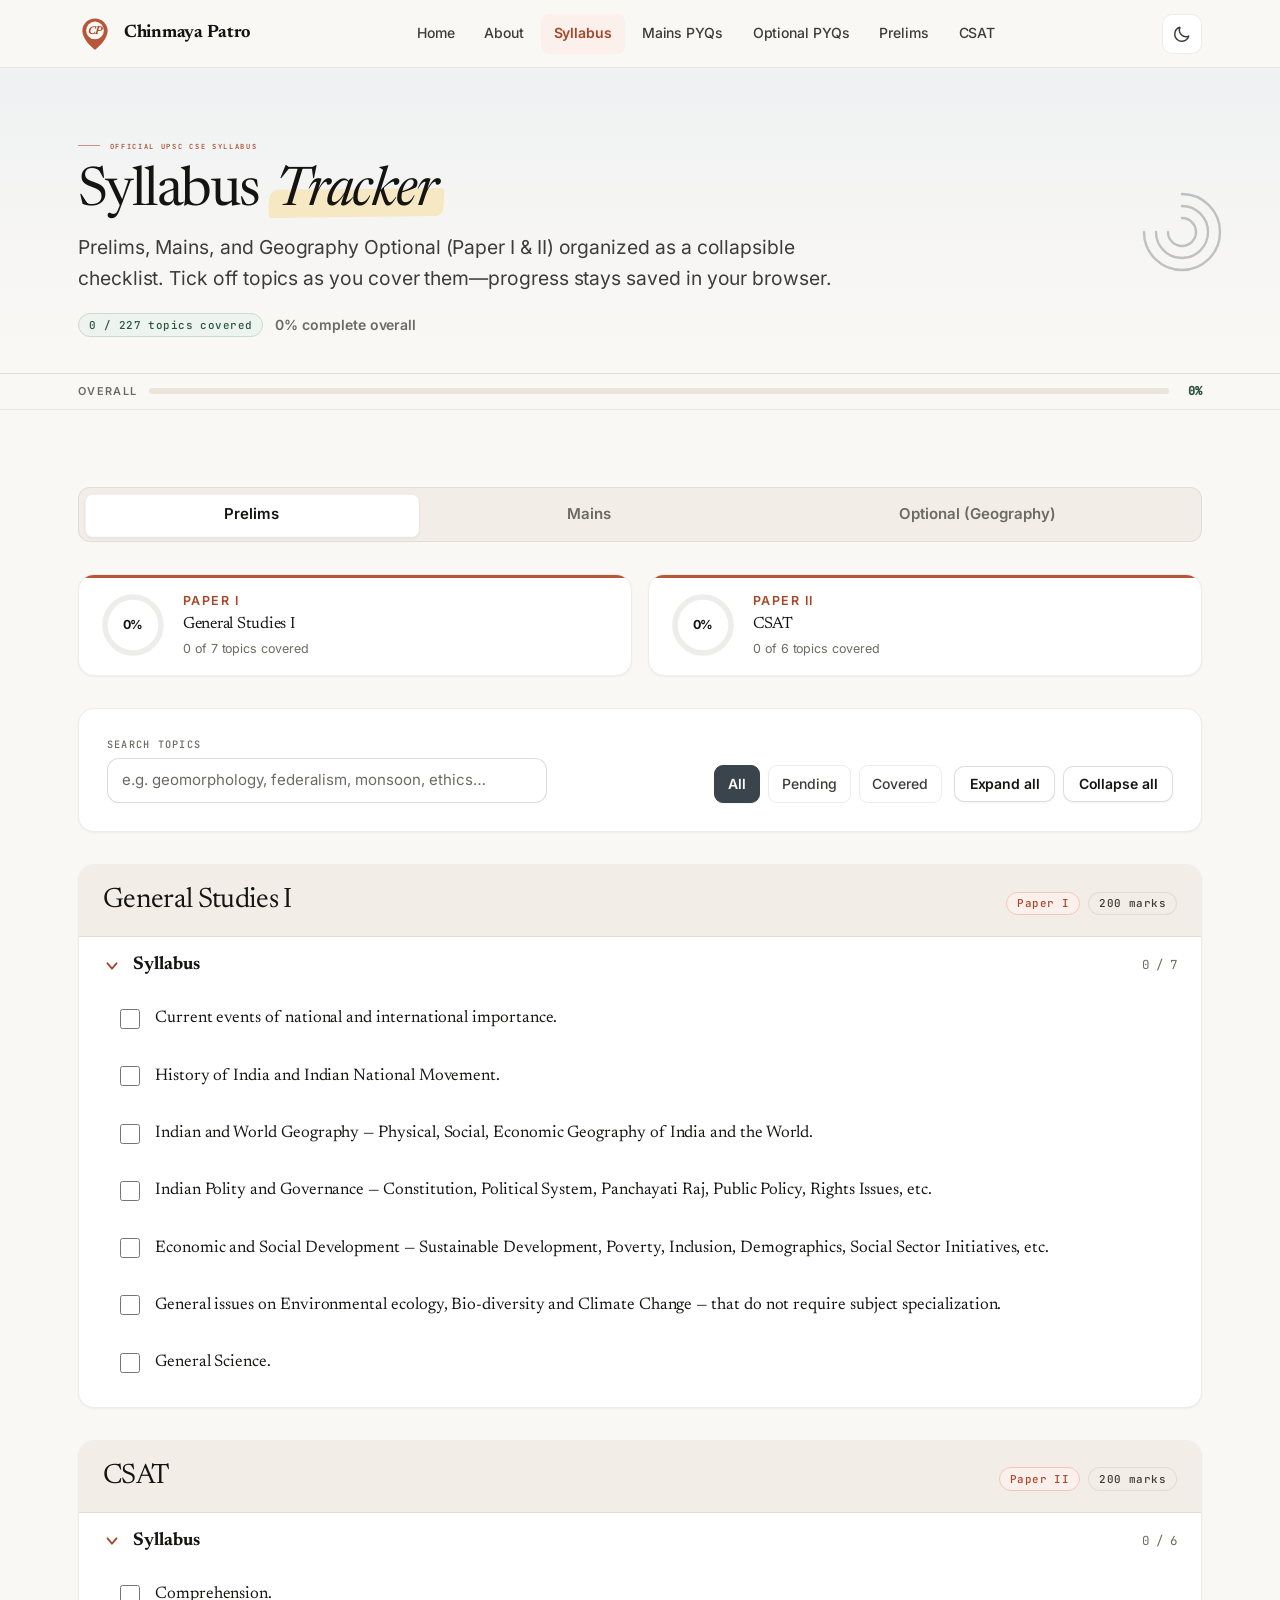
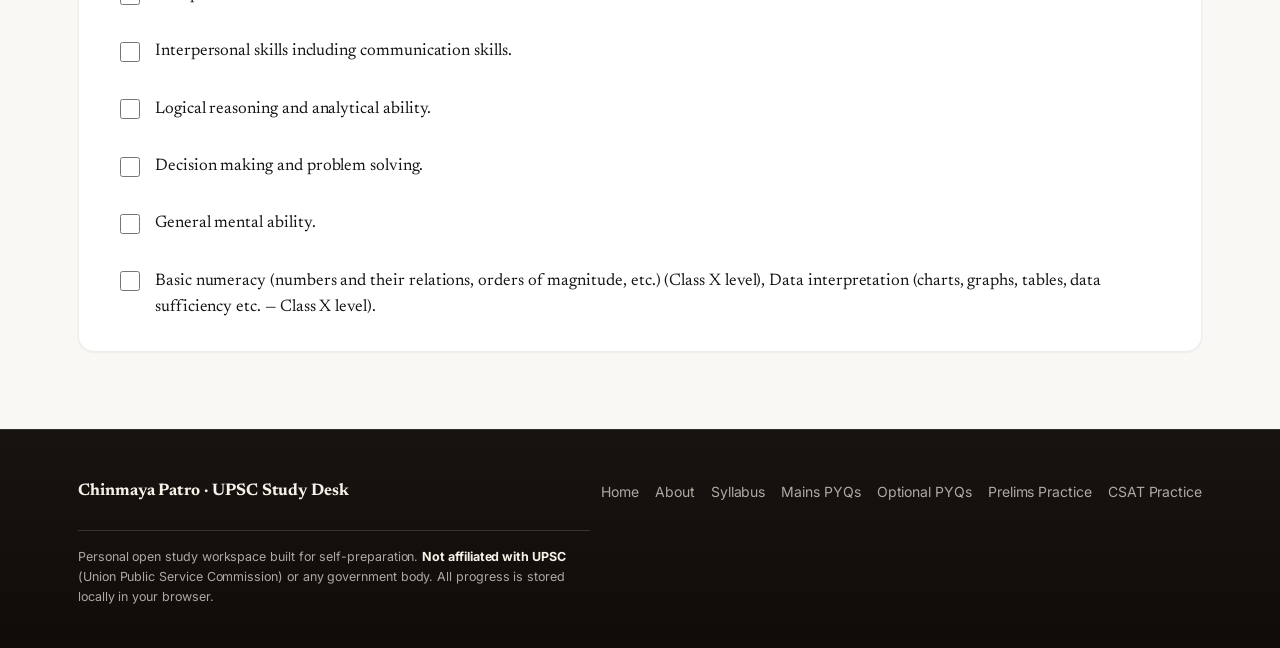
<file: syllabus/index.html>
<!DOCTYPE html>
<html lang="en">
<head>
  <meta charset="UTF-8">
  <meta name="viewport" content="width=device-width, initial-scale=1.0">
  <meta name="description" content="Interactive UPSC CSE Syllabus tracker for Prelims, Mains (GS I–IV & Essay), and Geography Optional Paper I & II.">
  <title>Syllabus Tracker — Chinmaya Patro UPSC Study Desk</title>
  <link rel="icon" type="image/svg+xml" href="../assets/img/favicon.svg">
  <link rel="canonical" href="https://chinmayapatro456.github.io/ias/syllabus/">
  <meta name="theme-color" content="#FAF8F5">
  <meta name="theme-color" content="#16130F" media="(prefers-color-scheme: dark)">
  <link rel="manifest" href="../manifest.json">
  <link rel="apple-touch-icon" href="../assets/img/icon-192.png">
  <meta property="og:type" content="website">
  <meta property="og:site_name" content="Chinmaya Patro · UPSC Study Desk">
  <meta property="og:title" content="Syllabus Tracker — Chinmaya Patro UPSC Study Desk">
  <meta property="og:description" content="Interactive UPSC CSE Syllabus tracker for Prelims, Mains (GS I–IV & Essay), and Geography Optional Paper I & II.">
  <meta property="og:url" content="https://chinmayapatro456.github.io/ias/syllabus/">
  <meta property="og:image" content="https://chinmayapatro456.github.io/ias/assets/img/banner-share.webp">
  <meta property="og:image:type" content="image/webp">
  <meta property="og:image:width" content="1200">
  <meta property="og:image:height" content="630">
  <meta property="og:image:alt" content="Chinmaya Patro — UPSC Civil Services Study Desk, Geography Optional">
  <meta name="twitter:card" content="summary_large_image">
  <meta name="twitter:title" content="Syllabus Tracker — Chinmaya Patro UPSC Study Desk">
  <meta name="twitter:description" content="Interactive UPSC CSE Syllabus tracker for Prelims, Mains (GS I–IV & Essay), and Geography Optional Paper I & II.">
  <meta name="twitter:image" content="https://chinmayapatro456.github.io/ias/assets/img/banner-share.webp">

  <link rel="preload" href="../assets/fonts/newsreader-normal-latin.woff2" as="font" type="font/woff2" crossorigin>
  <link rel="preload" href="../assets/fonts/inter-normal-latin.woff2" as="font" type="font/woff2" crossorigin>
  <script>
    /* Apply the saved theme before first paint. Light is the default. */
    try {
      if (localStorage.getItem('cp_theme') === 'dark') {
        document.documentElement.setAttribute('data-theme', 'dark');
        /* Keep the browser chrome dark from the first paint, not just after
           theme.js runs. Both metas are set, so the colour wins whatever the
           OS preference says. */
        var m = document.querySelectorAll('meta[name="theme-color"]');
        for (var i = 0; i < m.length; i++) m[i].setAttribute('content', '#16130F');
      }
    } catch (e) {}
  </script>
  <link rel="stylesheet" href="../assets/css/fonts.css?v=20261127z2">
  <link rel="stylesheet" href="../assets/css/tokens.css?v=20261127z2">
  <link rel="stylesheet" href="../assets/css/base.css?v=20261127z2">
  <link rel="stylesheet" href="../assets/css/syllabus.css?v=20261127z2">
  <link rel="stylesheet" href="../assets/css/print.css?v=20261127z2" media="print">
</head>
<body class="page-syllabus">
  <a class="skip-link" href="#main-content">Skip to main content</a>

  <header class="site-nav">
    <div class="container nav-inner">
      <a class="nav-brand" href="../index.html">
        <span class="nav-brand-mark" aria-hidden="true">
          <svg viewBox="0 0 40 40" focusable="false" aria-hidden="true">
            <path class="mark-pin" d="M20 1.8c-8.2 0-14.9 6.5-14.9 14.5 0 10.3 11.9 20 13.8 21.5a1.7 1.7 0 0 0 2.2 0C23 36.3 34.9 26.6 34.9 16.3 34.9 8.3 28.2 1.8 20 1.8Z"></path>
            <circle class="mark-disc" cx="20" cy="15.8" r="10.4"></circle>
            <text class="mark-text" x="20" y="20.2" text-anchor="middle">CP</text>
          </svg>
        </span>
        <span>Chinmaya Patro</span>
      </a>

      <nav aria-label="Primary navigation">
        <ul class="nav-links">
          <li><a class="nav-link" href="../index.html">Home</a></li><li><a class="nav-link" href="../about/index.html">About</a></li>
          <li><a class="nav-link" href="./index.html" aria-current="page">Syllabus</a></li>
          <li><a class="nav-link" href="../mains-pyqs/index.html">Mains PYQs</a></li>
          <li><a class="nav-link" href="../optional-pyqs/index.html">Optional PYQs</a></li>
          <li><a class="nav-link" href="../prelims-practice/index.html">Prelims</a></li>
          <li><a class="nav-link" href="../csat-practice/index.html">CSAT</a></li>
        </ul>
      </nav>

      <div class="nav-actions">
        <button
          type="button"
          class="theme-toggle"
          data-theme-toggle
          aria-pressed="false"
          aria-label="Switch to dark theme"
          title="Switch to dark theme"
        >
          <svg class="theme-icon theme-icon-moon" viewBox="0 0 24 24" fill="none" stroke="currentColor" stroke-width="1.8" stroke-linecap="round" stroke-linejoin="round" aria-hidden="true">
            <path d="M20 14.5A8 8 0 0 1 9.5 4a8.5 8.5 0 1 0 10.5 10.5z"></path>
          </svg>
          <svg class="theme-icon theme-icon-sun" viewBox="0 0 24 24" fill="none" stroke="currentColor" stroke-width="1.8" stroke-linecap="round" stroke-linejoin="round" aria-hidden="true">
            <circle cx="12" cy="12" r="4"></circle>
            <path d="M12 2v2.5M12 19.5V22M2 12h2.5M19.5 12H22M4.9 4.9l1.8 1.8M17.3 17.3l1.8 1.8M19.1 4.9l-1.8 1.8M6.7 17.3l-1.8 1.8"></path>
          </svg>
        </button>

        <button
          type="button"
          class="nav-toggle"
        data-nav-toggle
        aria-expanded="false"
        aria-controls="mobile-nav-drawer"
        aria-label="Open navigation menu"
      >
        <svg data-icon-menu viewBox="0 0 24 24" fill="none" stroke="currentColor" stroke-width="2" stroke-linecap="round" aria-hidden="true">
          <line x1="4" y1="7" x2="20" y2="7"></line>
          <line x1="4" y1="12" x2="20" y2="12"></line>
          <line x1="4" y1="17" x2="20" y2="17"></line>
        </svg>
        <svg data-icon-close style="display:none" viewBox="0 0 24 24" fill="none" stroke="currentColor" stroke-width="2" stroke-linecap="round" aria-hidden="true">
          <line x1="6" y1="6" x2="18" y2="18"></line>
          <line x1="18" y1="6" x2="6" y2="18"></line>
        </svg>
      </button>
    </div>
  </header>

  <div class="nav-backdrop" data-nav-backdrop></div>
  <nav id="mobile-nav-drawer" class="nav-drawer" data-nav-drawer aria-label="Mobile navigation" aria-hidden="true">
    <div class="nav-drawer-head">
      <span>Menu</span>
      <button type="button" class="nav-drawer-close" data-nav-close aria-label="Close navigation menu">
        <svg viewBox="0 0 24 24" width="20" height="20" fill="none" stroke="currentColor" stroke-width="2" stroke-linecap="round" aria-hidden="true">
          <line x1="6" y1="6" x2="18" y2="18"></line>
          <line x1="18" y1="6" x2="6" y2="18"></line>
        </svg>
      </button>
    </div>
    <ul class="nav-drawer-list">
      <li><a class="nav-link" href="../index.html">Home</a></li><li><a class="nav-link" href="../about/index.html">About</a></li>
      <li><a class="nav-link" href="./index.html" aria-current="page">Syllabus</a></li>
      <li><a class="nav-link" href="../mains-pyqs/index.html">Mains PYQs</a></li>
      <li><a class="nav-link" href="../optional-pyqs/index.html">Optional PYQs</a></li>
      <li><a class="nav-link" href="../prelims-practice/index.html">Prelims Practice</a></li>
      <li><a class="nav-link" href="../csat-practice/index.html">CSAT Practice</a></li>
    </ul>
  </nav>

  <main id="main-content">
    <section class="page-header">
      <div class="container">
        <span class="stage-emblem" aria-hidden="true">
          <svg viewBox="0 0 96 96" fill="none" stroke="currentColor" stroke-width="2.4"
               stroke-linecap="round" stroke-linejoin="round" data-draw-svg focusable="false">
            <path data-draw-path d="M48 10A38 38 0 1 1 10 48"></path>
            <path data-draw-path d="M48 22A26 26 0 1 1 22 48"></path>
            <path data-draw-path d="M48 34A14 14 0 1 1 34 48"></path>
          </svg>
        </span>
        <span class="eyebrow">Official UPSC CSE Syllabus</span>
        <h1>Syllabus <span class="accent">Tracker</span></h1>
        <p class="lead">
          Prelims, Mains, and Geography Optional (Paper I & II) organized as a collapsible checklist.
          Tick off topics as you cover them—progress stays saved in your browser.
        </p>

        <div class="syllabus-overall" id="syllabus-overall" aria-live="polite">
          <span class="tag tag--sage" id="overall-badge">0 / 0 topics covered</span>
          <span class="muted overall-pct" id="overall-pct">0% complete</span>
        </div>
      </div>
    </section>

    <!-- Sticky mini overall-progress bar — stays in view while you scroll the
         tree, so the page always answers "how far along am I?" -->
    <div class="mini-progress" data-mini-progress>
      <div class="container mini-progress-inner">
        <span class="mini-progress-label">Overall</span>
        <span class="meter mini-progress-meter" role="presentation">
          <span class="meter-fill" data-mini-fill></span>
        </span>
        <span class="mini-progress-pct" data-mini-pct>0%</span>
      </div>
    </div>

    <section class="section">
      <div class="container">
        <!-- Stage Tabs: Prelims · Mains · Optional -->
        <div class="tabs syllabus-tabs" role="tablist" aria-label="Exam stages" id="stage-tabs">
          <button type="button" class="tab-btn" role="tab" aria-selected="true" data-stage="prelims">Prelims</button>
          <button type="button" class="tab-btn" role="tab" aria-selected="false" data-stage="mains">Mains</button>
          <button type="button" class="tab-btn" role="tab" aria-selected="false" data-stage="optional">Optional (Geography)</button>
        </div>

        <!-- Per-Paper SVG Progress Rings -->
        <div class="rings-grid" id="syllabus-rings" aria-label="Progress per paper"></div>

        <!-- Search & Tree Controls -->
        <div class="syllabus-toolbar card">
          <div class="search-wrap">
            <label class="field-label" for="syllabus-search">Search topics</label>
            <input
              type="search"
              id="syllabus-search"
              class="input"
              placeholder="e.g. geomorphology, federalism, monsoon, ethics…"
              autocomplete="off"
            >
          </div>

          <div class="toolbar-actions">
            <div class="filter-group" role="group" aria-label="Filter by completion status">
              <button type="button" class="chip is-active" data-status-filter="all" aria-pressed="true">All</button>
              <button type="button" class="chip" data-status-filter="pending" aria-pressed="false">Pending</button>
              <button type="button" class="chip" data-status-filter="covered" aria-pressed="false">Covered</button>
            </div>

            <div class="tree-btns">
              <button type="button" class="btn btn-secondary btn-sm" id="btn-expand-all">Expand all</button>
              <button type="button" class="btn btn-secondary btn-sm" id="btn-collapse-all">Collapse all</button>
            </div>
          </div>
        </div>

        <!-- Collapsible Topic Tree -->
        <div id="syllabus-tree" class="syllabus-tree" aria-live="polite"></div>
      </div>
    </section>
  </main>

  <footer class="site-footer site-footer--band">
    <div class="container footer-inner">
      <div class="footer-top">
        <span class="footer-brand">Chinmaya Patro · UPSC Study Desk</span>
        <ul class="footer-links">
          <li><a href="../index.html">Home</a></li><li><a href="../about/index.html">About</a></li>
          <li><a href="./index.html">Syllabus</a></li>
          <li><a href="../mains-pyqs/index.html">Mains PYQs</a></li>
          <li><a href="../optional-pyqs/index.html">Optional PYQs</a></li>
          <li><a href="../prelims-practice/index.html">Prelims Practice</a></li>
          <li><a href="../csat-practice/index.html">CSAT Practice</a></li>
        </ul>
      </div>
      <p class="footer-disclaimer">
        Personal open study workspace built for self-preparation. <strong>Not affiliated with UPSC</strong> (Union Public Service Commission) or any government body. All progress is stored locally in your browser.
      </p>
    </div>
  </footer>

  <script src="../data/syllabus-data.js?v=20261127z2" defer></script>
  <script src="../assets/js/storage.js?v=20261127z2" defer></script>
  <script src="../assets/js/theme.js?v=20261127z2" defer></script>
  <script src="../assets/js/nav.js?v=20261127z2" defer></script>
  <script src="../assets/js/motion.js?v=20261127z2" defer></script>
  <script src="../assets/js/syllabus.js?v=20261127z2" defer></script>
</body>
</html>
</file>
<file: assets/css/fonts.css>
/* ==========================================================================
   Self-hosted typefaces — no external font requests, no layout shift.
   Newsreader (editorial serif) for display, Inter (grotesque) for UI text.
   Latin subsets only; both families are SIL Open Font License 1.1.
   ========================================================================== */

@font-face {
  font-family: 'Inter';
  font-style: normal;
  font-weight: 300 700;
  font-display: swap;
  src: url(../fonts/inter-normal-latin.woff2) format('woff2');
  unicode-range: U+0000-00FF, U+0131, U+0152-0153, U+02BB-02BC, U+02C6, U+02DA, U+02DC, U+0304, U+0308, U+0329, U+2000-206F, U+20AC, U+2122, U+2191, U+2193, U+2212, U+2215, U+FEFF, U+FFFD;
}

@font-face {
  font-family: 'Newsreader';
  font-style: italic;
  font-weight: 300 600;
  font-display: swap;
  src: url(../fonts/newsreader-italic-latin.woff2) format('woff2');
  unicode-range: U+0000-00FF, U+0131, U+0152-0153, U+02BB-02BC, U+02C6, U+02DA, U+02DC, U+0304, U+0308, U+0329, U+2000-206F, U+20AC, U+2122, U+2191, U+2193, U+2212, U+2215, U+FEFF, U+FFFD;
}

@font-face {
  font-family: 'Newsreader';
  font-style: normal;
  font-weight: 300 700;
  font-display: swap;
  src: url(../fonts/newsreader-normal-latin.woff2) format('woff2');
  unicode-range: U+0000-00FF, U+0131, U+0152-0153, U+02BB-02BC, U+02C6, U+02DA, U+02DC, U+0304, U+0308, U+0329, U+2000-206F, U+20AC, U+2122, U+2191, U+2193, U+2212, U+2215, U+FEFF, U+FFFD;
}

/* JetBrains Mono — data, coordinates, years, counters and quiz timers.
   400 + 500 only (the two weights actually used); Latin subset, OFL 1.1. */
@font-face {
  font-family: 'JetBrains Mono';
  font-style: normal;
  font-weight: 400;
  font-display: swap;
  src: url(../fonts/jetbrains-mono-normal-latin.woff2) format('woff2');
  unicode-range: U+0000-00FF, U+0131, U+0152-0153, U+02BB-02BC, U+02C6, U+02DA,
    U+02DC, U+0304, U+0308, U+0329, U+2000-206F, U+20AC, U+2122, U+2191, U+2193,
    U+2212, U+2215, U+FEFF, U+FFFD;
}

@font-face {
  font-family: 'JetBrains Mono';
  font-style: normal;
  font-weight: 500;
  font-display: swap;
  src: url(../fonts/jetbrains-mono-500-latin.woff2) format('woff2');
  unicode-range: U+0000-00FF, U+0131, U+0152-0153, U+02BB-02BC, U+02C6, U+02DA,
    U+02DC, U+0304, U+0308, U+0329, U+2000-206F, U+20AC, U+2122, U+2191, U+2193,
    U+2212, U+2215, U+FEFF, U+FFFD;
}
</file>
<file: assets/css/tokens.css>
/* ==========================================================================
   Design Tokens — Chinmaya Patro UPSC Study Desk
   Editorial light theme (warm ivory, ink, terracotta) with an opt-in dark
   theme. Every colour has exactly one job:

     terracotta  primary action, active state, Prelims stage
     sage        progress and success only
     sky         Geography / Optional stage only
     butter      the highlight swipe behind an italic word, nothing else
     slate/ink   Mains stage, body copy, data ink

   Each exam stage therefore owns a colour triplet (Prelims = terracotta,
   Mains = ink/slate, Optional = sky) that is reused for tags, ring strokes,
   card header bands and chart bars on every page. Components read the
   --stage-* aliases, which body.page-* swaps per page, so a stage colour can
   never drift between pages.

   Contrast: every ink-on-surface pair below was measured against WCAG 2.1 AA
   (>= 4.5:1 for body text, >= 3:1 for UI strokes) in both themes. The
   measurements live beside each value.
   ========================================================================== */

:root {
  color-scheme: light;

  /* Palette — Surfaces & Borders (3-tier light system)
     Tier 1: warm alabaster page canvas
     Tier 2: pure white elevated cards with hairline warm borders
     Tier 3: warm sand section bands                                  */
  --bg-page: #FAF8F5;
  --bg-subtle: #F2EDE6;
  --bg-card: #FFFFFF;
  --bg-card-hover: #FFFEFC;
  --bg-sand: #F2EDE6;
  --bg-sand-deep: #EBE4DA;
  /* Page canvas as an RGB triplet, for gradients that must fade into it */
  --page-rgb: 250, 248, 245;
  --border-subtle: rgba(28, 25, 23, 0.08);
  --border-strong: rgba(28, 25, 23, 0.16);
  --border-warm: rgba(120, 98, 82, 0.22);

  /* Palette — Ink & Typography (on ivory: 17.8:1 / 11.2:1 / 5.1:1) */
  --ink-primary: #141413;
  --ink-secondary: #3D3C38;
  --ink-muted: #6B6A64;
  --ink-on-accent: #FFFFFF;

  /* Palette — Single Primary Accent (Terracotta) */
  --accent: #D97757;
  --accent-hover: #C6613F;
  /* Solid-fill CTA terracotta: deepened so white label text clears WCAG AA
     (white on #B8563A = 4.7:1, on #A64728 = 5.9:1) */
  --accent-cta: #B8563A;
  --accent-cta-hover: #A64728;
  --accent-ink: #A64728;       /* >= 4.5:1 contrast for small text on ivory/white */
  --accent-soft: #FBF0EC;
  --accent-border: #EEC8BA;

  /* Palette — Editorial butter swipe (highlight job only) */
  --highlight: #F7E8C4;
  --highlight-soft: #FBF3DC;

  /* Palette — Progress & Success (sage job) */
  --sage-bg: #EDF3EE;
  --sage-border: #C9DCCD;
  --sage-ink: #2C5541;         /* >= 4.5:1 contrast on sage-bg and white */

  /* Data visualisation — muted slate so charts sit under the terracotta accent */
  --chart-ink: #46545f;
  --chart-ink-soft: #dfe6ea;

  /* Palette — Geography / Optional (sky job) */
  --sky-bg: #ECF2F8;
  --sky-border: #C5D8EA;
  --sky-ink: #2A5278;          /* >= 4.5:1 contrast on sky-bg and white */

  /* Palette — Semantic States (Quiz, Progress, Flags) */
  --success-bg: #EBF4EE;
  --success-border: #BBDAC5;
  --success-ink: #22543D;

  --danger-bg: #FCEEEB;
  --danger-border: #F0C2B9;
  --danger-ink: #9E2F23;

  --warning-bg: #FBF4E4;
  --warning-border: #E8D2A0;
  --warning-ink: #7C4F0B;

  /* --------------------------------------------------------------------
     Exam-stage colours — the fixed triplets
     Prelims = terracotta, Mains = ink/slate, Optional = sky.
     bg/border are tints for bands and tags; ink is the text-safe colour;
     solid is the fill for bars, dots and header bands; on-solid is the
     label colour that sits on solid.
     -------------------------------------------------------------------- */
  --st-prelims-bg: #FBF0EC;
  --st-prelims-border: #EEC8BA;
  --st-prelims-ink: #A64728;      /* 5.9:1 on #FBF0EC */
  --st-prelims-solid: #B8563A;
  --st-prelims-on-solid: #FFFFFF; /* 4.7:1 on #B8563A */

  --st-mains-bg: #EFF1F2;
  --st-mains-border: #D2D7DA;
  --st-mains-ink: #333B42;        /* 9.9:1 on #EFF1F2 */
  --st-mains-solid: #3A444C;
  --st-mains-on-solid: #FFFFFF;   /* 9.6:1 on #3A444C */

  --st-optional-bg: #ECF2F8;
  --st-optional-border: #C5D8EA;
  --st-optional-ink: #2A5278;     /* 7.6:1 on #ECF2F8 */
  --st-optional-solid: #2F5F8A;
  --st-optional-on-solid: #FFFFFF;/* 6.6:1 on #2F5F8A */

  /* The stage aliases a page picks up (default = Prelims) */
  --stage-bg: var(--st-prelims-bg);
  --stage-border: var(--st-prelims-border);
  --stage-ink: var(--st-prelims-ink);
  --stage-solid: var(--st-prelims-solid);
  --stage-on-solid: var(--st-prelims-on-solid);

  /* --------------------------------------------------------------------
     Contrast band — the deep ink section that breaks the ivory scroll
     -------------------------------------------------------------------- */
  --band-bg: #171310;
  --band-bg-deep: #0F0C0A;
  --band-ink: #F7F2E8;            /* 16.6:1 on #171310, 17.5:1 on #0F0C0A */
  --band-muted: rgba(247, 242, 232, 0.68); /* composites to #ADAAA3: 8.1:1 on #171310, 8.3:1 on #0F0C0A */
  --band-line: rgba(247, 242, 232, 0.16);  /* hairline only, decorative (no text sits on it) */
  --band-accent: #EDA98C;         /* 9.4:1 on #171310, 9.9:1 on #0F0C0A */
  --band-zone: rgba(178, 205, 233, 0.16);   /* faint Optional-zone tint */
  --band-zone-stroke: rgba(178, 205, 233, 0.38);
  --band-map-line: rgba(247, 242, 232, 0.5);

  /* Loading skeletons (shimmer is a background-position move: no layout cost) */
  --skeleton-base: #EFE9E1;
  --skeleton-shine: #FBF7F1;

  /* Thin progress meters */
  --meter-track: #EAE4DB;

  /* Typography — Families (self-hosted, see fonts.css; no external requests) */
  --font-serif: "Newsreader", "Iowan Old Style", "Palatino Linotype", Palatino,
    Georgia, serif;
  --font-sans: "Inter", system-ui, -apple-system, BlinkMacSystemFont, "Segoe UI",
    Roboto, "Helvetica Neue", Arial, sans-serif;
  --font-mono: "JetBrains Mono", ui-monospace, SFMono-Regular, Menlo, Monaco,
    Consolas, "Liberation Mono", monospace;

  /* Typography — Scale
     Refined so the three tiers of a section read in order at a glance:
     eyebrow (11px caps) -> heading (28–40px serif) -> lead (17–20px sans). */
  --text-hero: clamp(2.35rem, 4.2vw + 0.6rem, 3.85rem);
  --text-h2: clamp(1.9rem, 3.3vw + 0.35rem, 3.4rem);
  --text-h3: clamp(1.25rem, 0.75vw + 1.02rem, 1.75rem);
  --text-h4: 1.12rem;
  --text-lead: clamp(1.05rem, 0.35vw + 0.99rem, 1.2rem);
  --text-body: clamp(1.0625rem, 0.2vw + 1rem, 1.15rem);
  --text-ui: 0.9375rem;        /* 15px — buttons, inputs, nav */
  --text-sm: 0.875rem;         /* 14px — secondary UI labels */
  --text-xs: 0.78rem;          /* ~12.5px — tags, badges, meta */
  --text-eyebrow: 0.7rem;      /* small caps label */
  --measure: 64ch;             /* reading measure for body copy (58ch–65ch) */

  /* Typography — Leading & Tracking */
  --leading-tight: 1.04;
  --leading-heading: 1.1;
  --leading-snug: 1.4;
  --leading-body: 1.62;
  --tracking-tight: -0.022em;
  --tracking-wide: 0.12em;

  /* Layout & Spacing */
  --container-max: 1180px;
  --container-narrow: 760px;
  --nav-height: 68px;

  --space-1: 0.25rem;   /* 4px */
  --space-2: 0.5rem;    /* 8px */
  --space-3: 0.75rem;   /* 12px */
  --space-4: 1rem;      /* 16px */
  --space-5: 1.25rem;   /* 20px */
  --space-6: 1.5rem;    /* 24px */
  --space-8: 2rem;      /* 32px */
  --space-10: 2.5rem;   /* 40px */
  --space-12: 3rem;     /* 48px */
  --space-16: 4rem;     /* 64px */
  --space-20: 5rem;     /* 80px */
  --section-pad: clamp(3rem, 6vw, 5.25rem);
  --section-pad-tight: clamp(2rem, 3.5vw, 3rem);
  --gutter: clamp(1rem, 3vw, 1.75rem);

  /* Radii (editorial: soft but not bubbly) */
  --radius-sm: 8px;
  --radius-md: 12px;
  --radius-lg: 16px;
  --radius-xl: 22px;
  --radius-pill: 9999px;

  /* Shadows (soft, warm, diffuse — paper on a desk) */
  --shadow-xs: 0 1px 2px rgba(24, 22, 18, 0.05);
  --shadow-sm: 0 1px 2px rgba(24, 22, 18, 0.04), 0 3px 10px -4px rgba(24, 22, 18, 0.08);
  --shadow-md: 0 2px 4px rgba(24, 22, 18, 0.04), 0 12px 28px -12px rgba(24, 22, 18, 0.16);
  --shadow-lg: 0 4px 8px rgba(24, 22, 18, 0.04), 0 28px 60px -28px rgba(24, 22, 18, 0.28);
  --shadow-photo: 0 2px 6px rgba(24, 22, 18, 0.06), 0 30px 60px -30px rgba(24, 22, 18, 0.4);
  --shadow-warm: 0 1px 2px rgba(122, 78, 52, 0.06), 0 8px 18px -8px rgba(122, 78, 52, 0.22);
  --shadow-lift: 0 2px 4px rgba(122, 78, 52, 0.08), 0 14px 26px -12px rgba(122, 78, 52, 0.3);

  /* Component surfaces that need their own value in each theme */
  --nav-bg: rgba(250, 248, 245, 0.92);
  --backdrop: rgba(20, 20, 19, 0.35);
  --surface-hover: #FBF6F0;
  --callout-bg: #FDF7EA;
  --callout-hover: rgba(124, 79, 11, 0.1);
  --segmented-hover: rgba(255, 255, 255, 0.6);
  --hairline-shadow: 0 1px 2px rgba(28, 25, 23, 0.08);
  --hero-grid-line: rgba(20, 20, 19, 0.028);
  --hero-tint-warm: rgba(217, 119, 87, 0.1);
  --hero-tint-cool: rgba(44, 85, 65, 0.06);
  --card-grad-a: #FFFFFF;
  --card-grad-b: #FFFDFA;
  --zone-fill: #E4DBCC;
  --indicator-bg: #FFFFFF;
  --zone-border: rgba(28, 25, 23, 0.14);
  --sheet-bg: rgba(250, 248, 245, 0.94);
  --attempt-tint: rgba(237, 243, 238, 0.3);
  /* 3D cube — frosted ceramic */
  --ceramic-rim: rgba(120, 98, 82, 0.22);
  --ceramic-a: #FFFFFF;
  --ceramic-b: #F7F3EC;
  --ceramic-c: #EFE9DF;
  --ceramic-inset: rgba(255, 255, 255, 0.95);
  --ceramic-shade: rgba(120, 98, 82, 0.35);
  --ceramic-front-a: #FFFDFB;
  --ceramic-front-b: #FDF1EA;
  --ceramic-back-a: #FBFDFF;
  --ceramic-back-b: #EEF4FA;
  --ceramic-right-a: #FBFDFB;
  --ceramic-right-b: #EEF4EF;
  --ceramic-top-a: #FFFFFF;
  --ceramic-top-b: #F6F2EA;
  --ceramic-bottom-a: #F2EDE4;
  --ceramic-bottom-b: #E6DFD2;
  --ground-shadow: rgba(24, 22, 18, 0.22);

  /* Focus State */
  --focus-outline: 2px solid var(--accent-hover);
  --focus-ring: 0 0 0 4px rgba(217, 119, 87, 0.28);

  /* Motion */
  --ease-out: cubic-bezier(0.22, 1, 0.36, 1);
  --ease-in-out: cubic-bezier(0.4, 0, 0.2, 1);
  --ease-soft: cubic-bezier(0.16, 0.84, 0.44, 1);
  --dur-fast: 150ms;
  --dur-med: 260ms;
  --dur-slow: 420ms;
  --dur-reveal: 380ms;        /* scroll reveals: subtle and fast */
  --dur-hero: 280ms;          /* above-the-fold entrance */

  /* Z-Index Layers */
  --z-base: 1;
  --z-sticky: 20;
  --z-nav: 100;
  --z-drawer: 150;
  --z-modal: 200;
}

/* Stage aliases per page — the one place a page's stage colour is decided.
   Components then only ever speak --stage-*. */
body.page-prelims,
body.page-home {
  --stage-bg: var(--st-prelims-bg);
  --stage-border: var(--st-prelims-border);
  --stage-ink: var(--st-prelims-ink);
  --stage-solid: var(--st-prelims-solid);
  --stage-on-solid: var(--st-prelims-on-solid);
}

body.page-mains,
body.page-syllabus {
  --stage-bg: var(--st-mains-bg);
  --stage-border: var(--st-mains-border);
  --stage-ink: var(--st-mains-ink);
  --stage-solid: var(--st-mains-solid);
  --stage-on-solid: var(--st-mains-on-solid);
}

body.page-optional {
  --stage-bg: var(--st-optional-bg);
  --stage-border: var(--st-optional-border);
  --stage-ink: var(--st-optional-ink);
  --stage-solid: var(--st-optional-solid);
  --stage-on-solid: var(--st-optional-on-solid);
}

@media (prefers-reduced-motion: reduce) {
  :root {
    --dur-fast: 0.01ms;
    --dur-med: 0.01ms;
    --dur-slow: 0.01ms;
    --dur-reveal: 0.01ms;
  }
}

/* ==========================================================================
   Dark theme — opt-in only (light stays the default; see assets/js/theme.js)
   Warm charcoal surfaces, the same terracotta accent lifted a step for
   legibility, and every value below verified at >= 4.5:1 for body text.
   ========================================================================== */

:root[data-theme="dark"] {
  color-scheme: dark;

  /* Surfaces & borders */
  --bg-page: #16130F;
  --bg-subtle: #1E1A15;
  --bg-card: #201C17;
  --bg-card-hover: #26211B;
  --bg-sand: #1E1A15;
  --bg-sand-deep: #2A241D;
  --page-rgb: 22, 19, 15;
  --border-subtle: rgba(245, 241, 234, 0.10);
  --border-strong: rgba(245, 241, 234, 0.20);
  --border-warm: rgba(224, 139, 106, 0.30);

  /* Ink (on #16130F: 15.9:1 / 11.9:1 / 6.7:1) */
  --ink-primary: #F6F1E9;
  --ink-secondary: #D8D0C4;
  --ink-muted: #A79C8D;
  --ink-on-accent: #FFFFFF;

  /* Accent */
  --accent: #E08B6A;
  --accent-hover: #EDA184;
  --accent-ink: #F2AC90;       /* 9.6:1 on #16130F */
  --accent-soft: #2C221C;
  --accent-border: rgba(224, 139, 106, 0.34);
  --accent-cta: #B8563A;
  --accent-cta-hover: #A94D33;

  /* Editorial butter swipe behind the italic accent word */
  --highlight: rgba(247, 232, 196, 0.16);
  --highlight-soft: rgba(247, 232, 196, 0.10);

  /* Progress & success */
  --sage-bg: #1A2620;
  --sage-border: rgba(159, 208, 178, 0.28);
  --sage-ink: #A2D3B5;

  /* Geography / Optional */
  --sky-bg: #18222C;
  --sky-border: rgba(169, 199, 230, 0.26);
  --sky-ink: #B2CDE9;

  /* Data visualisation */
  --chart-ink: #9FB3C0;
  --chart-ink-soft: #2E3A42;

  /* Semantic states */
  --success-bg: #16241C;
  --success-border: rgba(162, 211, 181, 0.28);
  --success-ink: #A2D3B5;
  --danger-bg: #2A1A17;
  --danger-border: rgba(240, 160, 140, 0.30);
  --danger-ink: #F2A793;
  --warning-bg: #2A2114;
  --warning-border: rgba(232, 210, 160, 0.28);
  --warning-ink: #EFCE92;

  /* Exam-stage triplets — lifted for dark surfaces */
  --st-prelims-bg: #2C221C;
  --st-prelims-border: rgba(224, 139, 106, 0.34);
  --st-prelims-ink: #F2AC90;      /* 9.6:1 on #2C221C */
  /* Deepened from #C0613F so the white label clears AA: white on #B75C3D is
     4.55:1 (it was 4.18:1 before). The fill itself still reads as terracotta
     against the dark canvas: #B75C3D on #16130F = 4.07:1. */
  --st-prelims-solid: #B75C3D;
  --st-prelims-on-solid: #FFFFFF; /* 4.55:1 on #B75C3D */

  --st-mains-bg: #23262A;
  --st-mains-border: rgba(198, 210, 220, 0.24);
  --st-mains-ink: #C6D2DC;        /* 10.4:1 on #23262A */
  --st-mains-solid: #7C8B98;
  --st-mains-on-solid: #12161A;   /* 5.7:1 on #7C8B98 */

  --st-optional-bg: #18222C;
  --st-optional-border: rgba(169, 199, 230, 0.26);
  --st-optional-ink: #B2CDE9;     /* 10.9:1 on #18222C */
  --st-optional-solid: #6E9BC4;
  --st-optional-on-solid: #101820;/* 6.2:1 on #6E9BC4 */

  /* Contrast band — dark terracotta-brown, still a distinct step */
  --band-bg: #241812;
  --band-bg-deep: #1A110C;
  --band-ink: #FBF4EC;            /* 15.9:1 on #241812, 17.1:1 on #1A110C */
  --band-muted: rgba(251, 244, 236, 0.7);  /* composites to #BFB6AC: 8.3:1 on #241812, 8.7:1 on #1A110C */
  --band-line: rgba(251, 244, 236, 0.18);  /* hairline only, decorative */
  --band-accent: #F0B295;         /* 9.5:1 on #241812, 10.2:1 on #1A110C */
  --band-zone: rgba(169, 199, 230, 0.14);
  --band-zone-stroke: rgba(169, 199, 230, 0.34);
  --band-map-line: rgba(251, 244, 236, 0.55);

  /* Skeletons & meters */
  --skeleton-base: #292319;
  --skeleton-shine: #332C22;
  --meter-track: #2E2821;

  /* Shadows sit on dark surfaces: deeper, less diffuse */
  --shadow-xs: 0 1px 2px rgba(0, 0, 0, 0.4);
  --shadow-sm: 0 1px 2px rgba(0, 0, 0, 0.4), 0 3px 10px -4px rgba(0, 0, 0, 0.5);
  --shadow-md: 0 2px 4px rgba(0, 0, 0, 0.4), 0 12px 28px -12px rgba(0, 0, 0, 0.6);
  --shadow-lg: 0 4px 8px rgba(0, 0, 0, 0.45), 0 28px 60px -28px rgba(0, 0, 0, 0.8);
  --shadow-photo: 0 2px 6px rgba(0, 0, 0, 0.4), 0 30px 60px -30px rgba(0, 0, 0, 0.85);
  --shadow-warm: 0 1px 2px rgba(0, 0, 0, 0.4), 0 8px 18px -8px rgba(0, 0, 0, 0.6);
  --shadow-lift: 0 2px 4px rgba(0, 0, 0, 0.45), 0 14px 26px -12px rgba(0, 0, 0, 0.7);

  /* Component surfaces */
  --nav-bg: rgba(22, 19, 15, 0.92);
  --backdrop: rgba(0, 0, 0, 0.62);
  --surface-hover: #2A231C;
  --callout-bg: #2A2118;
  --callout-hover: rgba(255, 214, 140, 0.12);
  --segmented-hover: rgba(255, 255, 255, 0.06);
  --hairline-shadow: 0 1px 2px rgba(0, 0, 0, 0.5);
  --hero-grid-line: rgba(246, 241, 233, 0.05);
  --hero-tint-warm: rgba(224, 139, 106, 0.10);
  --hero-tint-cool: rgba(159, 208, 178, 0.05);
  --card-grad-a: #221E19;
  --card-grad-b: #1E1A16;
  --zone-fill: #2A241D;
  --indicator-bg: #2F2822;
  --zone-border: rgba(246, 241, 233, 0.16);
  --sheet-bg: rgba(32, 28, 23, 0.94);
  --attempt-tint: rgba(162, 211, 181, 0.08);

  /* 3D cube — dark ceramic */
  --ceramic-rim: rgba(246, 241, 233, 0.18);
  --ceramic-a: #362F28;
  --ceramic-b: #302A23;
  --ceramic-c: #292319;
  --ceramic-inset: rgba(255, 255, 255, 0.07);
  --ceramic-shade: rgba(0, 0, 0, 0.55);
  --ceramic-front-a: #402E24;
  --ceramic-front-b: #37271F;
  --ceramic-back-a: #26313C;
  --ceramic-back-b: #212B34;
  --ceramic-right-a: #26312B;
  --ceramic-right-b: #212A25;
  --ceramic-top-a: #3A332B;
  --ceramic-top-b: #332C23;
  --ceramic-bottom-a: #1B1712;
  --ceramic-bottom-b: #15120E;
  --ground-shadow: rgba(0, 0, 0, 0.6);

  --focus-ring: 0 0 0 4px rgba(224, 139, 106, 0.38);
}
</file>
<file: assets/css/base.css>
/* ==========================================================================
   Base Styles — Layout, Typography, Navigation, Shared Components, Footer
   Depends on: assets/css/tokens.css
   ========================================================================== */

*,
*::before,
*::after {
  box-sizing: border-box;
}

html {
  font-size: 16px;
  scroll-behavior: smooth;
  -webkit-text-size-adjust: 100%;
}

body {
  margin: 0;
  min-height: 100vh;
  /* Theme swap eases rather than snapping */
  transition: background-color 200ms var(--ease-out), color 200ms var(--ease-out);
  display: flex;
  flex-direction: column;
  background-color: var(--bg-page);
  color: var(--ink-primary);
  font-family: var(--font-sans);
  font-size: 1rem;
  line-height: 1.62;
  font-optical-sizing: auto;
  font-variant-numeric: proportional-nums;
  letter-spacing: -0.004em;
  overflow-x: clip;
  -webkit-font-smoothing: antialiased;
  -moz-osx-font-smoothing: grayscale;
  text-rendering: optimizeLegibility;
}

::selection {
  background-color: var(--accent-soft);
  color: var(--accent-ink);
}

main {
  flex: 1 0 auto;
}

img,
picture,
svg,
canvas {
  display: block;
  max-width: 100%;
}

img {
  height: auto;
}

button,
input,
select,
textarea {
  font: inherit;
  color: inherit;
}

button {
  cursor: pointer;
}

a {
  color: var(--accent-ink);
  text-decoration-thickness: 1px;
  text-underline-offset: 3px;
  transition: color var(--dur-fast) var(--ease-out);
}

a:hover {
  color: var(--accent-hover);
}

/* Accessibility: Skip Link, SR-Only, Focus States
   ========================================================================== */

.skip-link {
  position: absolute;
  top: -120px;
  left: var(--space-4);
  z-index: var(--z-modal);
  padding: var(--space-3) var(--space-5);
  background: var(--ink-primary);
  color: var(--bg-card);
  font-family: var(--font-sans);
  font-size: var(--text-ui);
  font-weight: 600;
  border-radius: var(--radius-sm);
  text-decoration: none;
  transition: transform var(--dur-fast) var(--ease-out);
}

.skip-link:focus {
  top: var(--space-4);
  outline: var(--focus-outline);
  box-shadow: var(--focus-ring);
}

/* The [hidden] attribute must win over component display rules (.btn, .tag…) */
[hidden] {
  display: none !important;
}

.sr-only {
  position: absolute;
  width: 1px;
  height: 1px;
  padding: 0;
  margin: -1px;
  overflow: hidden;
  clip: rect(0, 0, 0, 0);
  white-space: nowrap;
  border: 0;
}

:focus-visible {
  outline: var(--focus-outline);
  outline-offset: 2px;
  box-shadow: var(--focus-ring);
}

/* Typography
   ========================================================================== */

h1,
h2,
h3,
h4 {
  margin: 0 0 var(--space-4);
  font-family: var(--font-serif);
  font-weight: 400;
  color: var(--ink-primary);
  letter-spacing: var(--tracking-tight);
  text-wrap: balance;
  font-optical-sizing: auto;
}

h1 {
  font-size: var(--text-hero);
  line-height: var(--leading-tight);
  letter-spacing: -0.028em;
}

h2 {
  font-size: var(--text-h2);
  line-height: var(--leading-heading);
  letter-spacing: -0.024em;
}

h3 {
  font-size: var(--text-h3);
  line-height: var(--leading-snug);
  letter-spacing: -0.016em;
}

h4 {
  font-size: var(--text-h4);
  line-height: var(--leading-snug);
  letter-spacing: -0.01em;
}

/* Editorial accent — one italic word per display heading, ink with a soft
   butter swipe behind its lower half (the "Ideas worth *thinking* about"
   treatment). CHANGED: the word is no longer sage, because sage now means
   progress/success only; butter is the one colour allowed to swipe.
   Keep it to h1/h2 and only on Home and Syllabus: one per heading, never two. */
.accent {
  position: relative;
  display: inline;
  font-style: italic;
  color: var(--ink-primary);
  white-space: nowrap;
  padding-inline: 0.1em;
  margin-inline: -0.02em;
  isolation: isolate;
}

.accent::before {
  content: "";
  position: absolute;
  z-index: -1;
  left: -0.02em;
  right: -0.03em;
  bottom: 0.01em;
  height: 0.52em;
  border-radius: 0.16em 0.06em 0.14em 0.08em;
  background: var(--highlight);
  transform: rotate(-0.7deg) skewX(-4deg);
  transform-origin: left bottom;
}

p {
  margin: 0 0 var(--space-4);
  /* Body copy sits inside a 58ch–65ch measure so lines stay readable on
     wide desktop screens. Opt out with .no-measure where a paragraph must
     fill its container (chart captions, flex rows). */
  max-width: var(--measure);
}

.no-measure {
  max-width: none;
}

p:last-child {
  margin-bottom: 0;
}

.lead {
  font-size: var(--text-lead);
  color: var(--ink-secondary);
  line-height: 1.58;
  text-wrap: pretty;
}

.muted {
  color: var(--ink-muted);
}

/* Section eyebrow: the smallest tier — mono, 11px caps, wide tracking, a rule
   and (on numbered sections) the section index. Fixed 12px gap to the heading. */
.eyebrow {
  display: inline-flex;
  align-items: center;
  gap: 0.6rem;
  margin-bottom: 0.75rem;
  font-family: var(--font-mono);
  font-size: 0.66rem;
  font-weight: 500;
  line-height: 1.2;
  letter-spacing: 0.16em;
  text-transform: uppercase;
  color: var(--accent-ink);
}

.eyebrow::before {
  content: "";
  width: 22px;
  height: 1px;
  background: currentColor;
  opacity: 0.55;
}

/* Numbered section kickers: the eyebrow swaps its rule for an auto index
   (01 / 02 / 03) so the page reads as a sequence of chapters on desktop. */
body {
  counter-reset: section-index;
}

.section-head {
  counter-increment: section-index;
}

.section-head .eyebrow::before {
  content: counter(section-index, decimal-leading-zero) " /";
  width: auto;
  height: auto;
  background: none;
  font-variant-numeric: tabular-nums;
  letter-spacing: 0.08em;
  opacity: 0.8;
}

/* True small caps where the engine can synthesise them from Inter's caps:
   lowercase becomes small caps instead of being flattened to uppercase, so
   the label keeps a typographic hierarchy at 11px. The letter-spacing stays
   either way; browsers without font-variant-caps keep the uppercase form.
   Colour is unchanged: --accent-ink is 5.9:1 on ivory / 9.6:1 in dark. */
@supports (font-variant-caps: all-small-caps) {
  .eyebrow {
    font-variant-caps: all-small-caps;
    text-transform: none;
  }
}

/* Layout Containers
   ========================================================================== */

.container {
  width: 100%;
  max-width: var(--container-max);
  margin-inline: auto;
  padding-inline: var(--gutter);
}

.container--narrow {
  max-width: var(--container-narrow);
}

.section {
  padding-block: var(--section-pad);
}

.section--subtle {
  background-color: var(--bg-subtle);
  border-top: 1px solid var(--border-subtle);
  border-bottom: 1px solid var(--border-subtle);
}

/* Page header — each inner page washes in its own stage tint (terracotta /
   slate / sky) so you can tell at a glance which stage you are looking at. */
.page-header {
  padding-block: clamp(2.25rem, 5vw, 3.75rem) clamp(1.5rem, 3vw, 2.25rem);
  border-bottom: 1px solid var(--border-subtle);
  background:
    linear-gradient(180deg, var(--stage-bg) 0%, var(--bg-page) 92%);
}

.page-header h1 {
  font-size: clamp(2.1rem, 5vw, 3.4rem);
  margin-bottom: var(--space-3);
}

.page-header .lead {
  max-width: 65ch;
}

/* Stage emblem — a small right-aligned mark that says which stage you are on
   without another colour. Inline SVG only (no raster assets), stroked in
   --stage-ink at reduced opacity so it reads as a watermark beside the title
   and never competes with it. Hidden below 900px, where the header has no
   spare column; if the <svg> is removed the wrapper renders nothing at all.
   Decorative, so it is aria-hidden and carries no contrast obligation — at
   0.28 opacity --stage-ink composites to roughly 1.6:1 against --stage-bg. */
.page-header .container {
  position: relative;
}

.stage-emblem {
  display: none;
  position: absolute;
  top: 50%;
  right: 0;
  width: clamp(64px, 8vw, 96px);
  transform: translateY(-50%);
  color: var(--stage-ink);
  opacity: 0.28;
  pointer-events: none;
  user-select: none;
}

@media (min-width: 900px) {
  .stage-emblem {
    display: block;
  }
}

.stage-emblem svg {
  width: 100%;
  height: auto;
  overflow: visible;
}

/* One-time draw-in, driven by the existing [data-draw-svg] observer in
   assets/js/motion.js (it sets stroke-dasharray/offset, then .is-drawn and
   offset 0 on intersection). Gated on .js-motion, so a no-JS page shows the
   finished emblem, and fully off under prefers-reduced-motion. */
.js-motion .stage-emblem svg path[data-draw-path] {
  transition: stroke-dashoffset 1200ms var(--ease-out);
}

@media (prefers-reduced-motion: reduce) {
  .js-motion .stage-emblem svg path[data-draw-path] {
    transition: none;
  }
}

/* Sticky Top Navigation & Mobile Drawer
   ========================================================================== */

.site-nav {
  position: sticky;
  top: 0;
  z-index: var(--z-nav);
  height: var(--nav-height);
  background-color: var(--nav-bg);
  backdrop-filter: blur(10px);
  -webkit-backdrop-filter: blur(10px);
  border-bottom: 1px solid var(--border-subtle);
}

.nav-inner {
  height: 100%;
  display: flex;
  align-items: center;
  justify-content: space-between;
  gap: var(--space-4);
}

.nav-brand {
  display: inline-flex;
  align-items: center;
  gap: var(--space-3);
  text-decoration: none;
  color: var(--ink-primary);
  font-family: var(--font-serif);
  font-size: 1.125rem;
  font-weight: 700;
  letter-spacing: -0.015em;
  white-space: nowrap;
}

.nav-brand:hover {
  color: var(--accent-ink);
}

/* Nav monogram — an italic serif "CP" set inside a map-pin / compass ring.
   The mark is inline SVG (see index.html) so the letters use Newsreader and
   the pin keeps its shape at any size. Falls back to a plain terracotta
   roundel if the SVG is ever removed. */
.nav-brand-mark {
  width: 34px;
  height: 34px;
  flex-shrink: 0;
  display: inline-flex;
  align-items: center;
  justify-content: center;
  border-radius: 50%;
  background: var(--accent-cta);
  color: var(--ink-on-accent);
  font-family: var(--font-serif);
  font-size: 0.95rem;
  font-weight: 700;
  transition: transform var(--dur-med) var(--ease-out);
}

.nav-brand:hover .nav-brand-mark {
  transform: rotate(-6deg) scale(1.04);
}

.nav-brand-mark svg {
  width: 100%;
  height: 100%;
  overflow: visible;
}

.nav-links {
  display: none;
  align-items: center;
  gap: var(--space-1);
  list-style: none;
  margin: 0;
  padding: 0;
}

.nav-link {
  display: inline-flex;
  align-items: center;
  min-height: 40px;
  padding: 0.45rem 0.8rem;
  border-radius: var(--radius-sm);
  font-family: var(--font-sans);
  font-size: var(--text-sm);
  font-weight: 500;
  color: var(--ink-secondary);
  text-decoration: none;
  transition: background-color var(--dur-fast) var(--ease-out),
    color var(--dur-fast) var(--ease-out);
}

.nav-link:hover {
  background-color: var(--bg-subtle);
  color: var(--ink-primary);
}

.nav-link[aria-current="page"] {
  background-color: var(--accent-soft);
  color: var(--accent-ink);
  font-weight: 600;
}

.nav-actions {
  display: flex;
  align-items: center;
  gap: var(--space-2);
}

/* Light/dark switch — moon shows in light mode, sun in dark */
.theme-toggle {
  display: inline-flex;
  align-items: center;
  justify-content: center;
  width: 40px;
  height: 40px;
  padding: 0;
  border: 1px solid var(--border-subtle);
  border-radius: 10px;
  background: var(--bg-card);
  color: var(--ink-secondary);
  transition: background-color var(--dur-fast) var(--ease-out),
    border-color var(--dur-fast) var(--ease-out),
    color var(--dur-fast) var(--ease-out);
}

.theme-toggle:hover {
  background: var(--bg-sand);
  border-color: var(--border-warm);
  color: var(--ink-primary);
}

.theme-icon {
  width: 20px;
  height: 20px;
}

.theme-icon-sun {
  display: none;
}

:root[data-theme="dark"] .theme-icon-moon {
  display: none;
}

:root[data-theme="dark"] .theme-icon-sun {
  display: block;
}

.nav-toggle {
  display: inline-flex;
  align-items: center;
  justify-content: center;
  width: 44px;
  height: 44px;
  padding: 0;
  border: 1px solid var(--border-subtle);
  border-radius: var(--radius-sm);
  background: var(--bg-card);
  color: var(--ink-primary);
  transition: background-color var(--dur-fast) var(--ease-out),
    border-color var(--dur-fast) var(--ease-out);
}

.nav-toggle:hover {
  background: var(--bg-subtle);
  border-color: var(--border-strong);
}

.nav-toggle svg {
  width: 22px;
  height: 22px;
}

/* Mobile Navigation Drawer */
.nav-backdrop {
  position: fixed;
  inset: 0;
  z-index: calc(var(--z-drawer) - 1);
  background: var(--backdrop);
  opacity: 0;
  pointer-events: none;
  transition: opacity var(--dur-med) var(--ease-out);
}

.nav-backdrop.is-open {
  opacity: 1;
  pointer-events: auto;
}

.nav-drawer {
  position: fixed;
  top: 0;
  right: 0;
  bottom: 0;
  z-index: var(--z-drawer);
  width: min(340px, 86vw);
  display: flex;
  flex-direction: column;
  gap: var(--space-2);
  overflow-y: auto;
  overscroll-behavior: contain;
  background: var(--bg-card);
  border-left: 1px solid var(--border-subtle);
  box-shadow: var(--shadow-lg);
  padding: var(--space-5) var(--space-5)
    calc(var(--space-8) + env(safe-area-inset-bottom, 0px));
  transform: translateX(100%);
  opacity: 0;
  pointer-events: none;
  visibility: hidden;
  /* visibility is toggled instantly (not transitioned) so focus() lands on
     the close button the moment the drawer opens */
  transition: transform var(--dur-med) var(--ease-out),
    opacity var(--dur-med) var(--ease-out);
}

.nav-drawer.is-open {
  transform: translateX(0);
  opacity: 1;
  pointer-events: auto;
  visibility: visible;
}

.nav-drawer-head {
  display: flex;
  align-items: center;
  justify-content: space-between;
  gap: var(--space-3);
  padding-bottom: var(--space-3);
  margin-bottom: var(--space-2);
  border-bottom: 1px solid var(--border-subtle);
  font-family: var(--font-sans);
  font-size: var(--text-xs);
  font-weight: 600;
  letter-spacing: 0.12em;
  text-transform: uppercase;
  color: var(--ink-muted);
}

.nav-drawer-list {
  list-style: none;
  margin: 0;
  padding: 0;
  display: flex;
  flex-direction: column;
  gap: var(--space-2);
}

.nav-drawer .nav-link {
  display: flex;
  width: 100%;
  min-height: 48px;
  padding: 0.75rem 1rem;
  font-size: 1rem;
  border-radius: var(--radius-sm);
  border: 1px solid transparent;
}

.nav-drawer .nav-link[aria-current="page"] {
  border-color: var(--accent-border);
}

.nav-drawer-close {
  display: inline-flex;
  align-items: center;
  justify-content: center;
  width: 44px;
  height: 44px;
  margin: -6px -6px -6px 0;
  padding: 0;
  border: 1px solid var(--border-subtle);
  border-radius: var(--radius-sm);
  background: var(--bg-page);
  color: var(--ink-primary);
}

.nav-drawer-close:hover {
  background: var(--bg-sand);
}

/* The desktop link strip needs room for seven items, so it starts at 860px
   rather than 768px — below that the drawer carries the same links and every
   target stays 44px. (Raised when CSAT Practice joined the nav.) */
@media (min-width: 860px) {
  .nav-links {
    display: flex;
  }

  .nav-toggle,
  .nav-drawer,
  .nav-backdrop {
    display: none;
  }
}

/* Cards
   ========================================================================== */

.card {
  background-color: var(--bg-card);
  border: 1px solid var(--border-subtle);
  border-radius: var(--radius-lg);
  padding: clamp(1.25rem, 2.5vw, 1.75rem);
  box-shadow: var(--shadow-xs);
  transition: transform var(--dur-med) var(--ease-out),
    box-shadow var(--dur-med) var(--ease-out),
    border-color var(--dur-fast) var(--ease-out);
}

.card--interactive:hover {
  border-color: var(--border-strong);
  box-shadow: var(--shadow-md);
  transform: translateY(-3px);
}

.card--sage {
  background-color: var(--sage-bg);
  border-color: var(--sage-border);
}

.card--sky {
  background-color: var(--sky-bg);
  border-color: var(--sky-border);
}

.card--accent {
  background-color: var(--accent-soft);
  border-color: var(--accent-border);
}

/* Buttons (System Sans)
   ========================================================================== */

.btn {
  display: inline-flex;
  align-items: center;
  justify-content: center;
  gap: 0.55rem;
  min-height: 46px;
  padding: 0.72rem 1.35rem;
  border-radius: 10px;
  border: 1px solid transparent;
  font-family: var(--font-sans);
  font-size: var(--text-ui);
  font-weight: 600;
  letter-spacing: -0.006em;
  line-height: 1.2;
  text-decoration: none;
  white-space: nowrap;
  -webkit-tap-highlight-color: transparent;
  transition: transform var(--dur-fast) var(--ease-out),
    background-color var(--dur-fast) var(--ease-out),
    border-color var(--dur-fast) var(--ease-out),
    color var(--dur-fast) var(--ease-out),
    box-shadow var(--dur-fast) var(--ease-out);
}

/* Press feedback: the control settles rather than shrinking away */
.btn:active:not(:disabled) {
  transform: translateY(0) scale(0.99);
  transition-duration: 60ms;
}

.btn:focus-visible {
  outline: 2px solid var(--accent-hover);
  outline-offset: 2px;
  box-shadow: var(--focus-ring);
}

/* Directional icon for secondary CTAs (arrow nudges on hover) */
.btn-arrow::after {
  content: "\2192";
  font-size: 0.95em;
  line-height: 1;
  opacity: 0.55;
  transition: transform var(--dur-fast) var(--ease-out),
    opacity var(--dur-fast) var(--ease-out);
}

.btn-arrow:hover::after,
.btn-arrow:focus-visible::after {
  transform: translateX(3px);
  opacity: 1;
}

.btn:disabled {
  opacity: 0.5;
  cursor: not-allowed;
  transform: none;
}

.btn-primary {
  background-color: var(--accent-cta);
  /* Subtle top inner highlight — a pressed-ceramic, not a flat pill */
  background-image: linear-gradient(180deg, rgba(255, 255, 255, 0.2) 0%,
    rgba(255, 255, 255, 0) 58%);
  color: var(--ink-on-accent);
  border-color: var(--accent-cta-hover);
  box-shadow: inset 0 1px 0 rgba(255, 255, 255, 0.32),
    0 1px 2px rgba(122, 78, 52, 0.2);
}

.btn-primary:hover:not(:disabled) {
  background-color: var(--accent-cta-hover);
  border-color: var(--accent-cta-hover);
  color: var(--ink-on-accent);
  transform: translateY(-1px);
  box-shadow: inset 0 1px 0 rgba(255, 255, 255, 0.28), var(--shadow-warm);
}

.btn-secondary {
  background-color: var(--bg-card);
  color: var(--ink-primary);
  border-color: var(--border-warm);
  box-shadow: inset 0 1px 0 rgba(255, 255, 255, 0.9), var(--shadow-xs);
}

.btn-secondary:hover:not(:disabled) {
  background-color: var(--surface-hover);
  color: var(--ink-primary);
  border-color: var(--accent-border);
  transform: translateY(-1px);
  box-shadow: inset 0 1px 0 rgba(255, 255, 255, 0.9), var(--shadow-warm);
}

/* Large CTA — the hero action and other primary page-level buttons */
.btn-lg {
  min-height: 54px;
  padding: 0.9rem 1.6rem;
  border-radius: 12px;
  font-size: 1rem;
}

.btn-ghost {
  background-color: transparent;
  color: var(--ink-secondary);
  border-color: transparent;
}

.btn-ghost:hover:not(:disabled) {
  background-color: var(--bg-subtle);
  color: var(--ink-primary);
}

.btn-sm {
  min-height: 36px;
  padding: 0.4rem 0.9rem;
  font-size: var(--text-sm);
}

/* Tags, Badges & Filter Chips (System Sans)
   ========================================================================== */

.tag {
  display: inline-flex;
  align-items: center;
  gap: 0.35rem;
  padding: 0.24rem 0.62rem;
  border-radius: var(--radius-pill);
  font-family: var(--font-mono);
  font-size: 0.68rem;
  font-weight: 500;
  letter-spacing: 0.04em;
  line-height: 1.3;
  background-color: var(--bg-subtle);
  color: var(--ink-secondary);
  border: 1px solid var(--border-subtle);
}

.tag--accent {
  background-color: var(--accent-soft);
  color: var(--accent-ink);
  border-color: var(--accent-border);
}

.tag--sage {
  background-color: var(--sage-bg);
  color: var(--sage-ink);
  border-color: var(--sage-border);
}

.tag--sky {
  background-color: var(--sky-bg);
  color: var(--sky-ink);
  border-color: var(--sky-border);
}

.tag--success {
  background-color: var(--success-bg);
  color: var(--success-ink);
  border-color: var(--success-border);
}

.tag--danger {
  background-color: var(--danger-bg);
  color: var(--danger-ink);
  border-color: var(--danger-border);
}

.tag--warning {
  background-color: var(--warning-bg);
  color: var(--warning-ink);
  border-color: var(--warning-border);
}

.chip {
  display: inline-flex;
  align-items: center;
  gap: 0.4rem;
  min-height: 38px;
  padding: 0.35rem 0.8rem;
  border-radius: 9px;
  border: 1px solid var(--border-subtle);
  background-color: var(--bg-card);
  color: var(--ink-secondary);
  font-family: var(--font-sans);
  font-size: var(--text-sm);
  font-weight: 500;
  transition: background-color var(--dur-fast) var(--ease-out),
    border-color var(--dur-fast) var(--ease-out),
    color var(--dur-fast) var(--ease-out);
}

.chip:hover {
  border-color: var(--border-strong);
  background-color: var(--bg-subtle);
  color: var(--ink-primary);
}

/* An active chip is a filled stage chip, not an ink chip: the page's own
   stage colour carries the selection, so Prelims reads terracotta, Mains
   slate and Optional sky in the same component. Label contrast on the fill:
   light 4.74:1 / 9.95:1 / 6.72:1, dark 4.55:1 / 5.20:1 / 6.09:1 (all AA).
   The segmented controls below override this with their own pill treatment. */
.chip.is-active,
.chip[aria-pressed="true"] {
  background-color: var(--stage-solid);
  border-color: var(--stage-solid);
  color: var(--stage-on-solid);
  font-weight: 600;
  box-shadow: var(--shadow-xs);
}

/* Filter chip row — one shared component for Mains and Optional, which used
   to carry their own (slightly different) row rules. */
.chip-row,
.topic-chips {
  display: flex;
  flex-wrap: wrap;
  align-items: center;
  gap: var(--space-2);
}

.chip:focus-visible {
  outline: 2px solid var(--accent-hover);
  outline-offset: 2px;
  box-shadow: var(--focus-ring);
}

/* Segmented control (GROUP BY: Topic | Year) — sand track, white active pill */
.group-switch {
  display: inline-flex;
  align-items: center;
  gap: 2px;
  padding: 3px;
  border-radius: 11px;
  background-color: var(--bg-sand);
  border: 1px solid var(--border-subtle);
}

.group-label {
  padding-inline: 0.5rem 0.35rem;
  font-family: var(--font-mono);
  font-size: 0.64rem;
  font-weight: 500;
  letter-spacing: 0.12em;
  text-transform: uppercase;
  color: var(--ink-muted);
}

.group-switch .chip {
  min-height: 32px;
  padding: 0.2rem 0.8rem;
  border-radius: 8px;
  background-color: transparent;
  border-color: transparent;
  font-size: var(--text-sm);
  font-weight: 600;
  color: var(--ink-secondary);
}

.group-switch .chip:hover {
  background-color: var(--segmented-hover);
  color: var(--ink-primary);
}

.group-switch .chip.is-active,
.group-switch .chip[aria-pressed="true"] {
  background-color: var(--bg-card);
  border-color: var(--border-subtle);
  color: var(--ink-primary);
  box-shadow: var(--hairline-shadow);
}

/* Tabs
   ========================================================================== */

.tabs {
  position: relative;
  display: flex;
  flex-wrap: wrap;
  gap: var(--space-2);
  padding: 0.3rem;
  background-color: var(--bg-sand);
  border: 1px solid var(--border-subtle);
  border-radius: var(--radius-md);
}

/* Sliding active-tab indicator (positioned by assets/js/nav.js) */
.tab-indicator {
  position: absolute;
  top: 0;
  left: 0;
  width: 0;
  height: 0;
  border-radius: calc(var(--radius-md) - 4px);
  background-color: var(--indicator-bg);
  box-shadow: var(--shadow-xs);
  border: 1px solid var(--border-subtle);
  pointer-events: none;
  opacity: 0;
  transform: translateX(0);
  transition: transform var(--dur-med) var(--ease-out),
    width var(--dur-med) var(--ease-out), opacity var(--dur-fast) var(--ease-out);
}

.tabs.has-indicator .tab-indicator {
  opacity: 1;
}

.tabs.has-indicator .tab-btn[aria-selected="true"],
.tabs.has-indicator .tab-btn.is-active {
  background-color: transparent;
  box-shadow: none;
}

/* Below 768px the tab strip scrolls horizontally instead of wrapping onto a
   second row, so the active-tab indicator always sits on the right tab. */
@media (max-width: 767px) {
  .tabs {
    flex-wrap: nowrap;
    overflow-x: auto;
    overscroll-behavior-x: contain;
    scrollbar-width: none;
    -ms-overflow-style: none;
  }

  .tabs::-webkit-scrollbar {
    display: none;
  }

  .tab-btn {
    flex: 1 0 auto;
    white-space: nowrap;
  }
}

.tab-btn {
  position: relative;
  z-index: 1;
  flex: 1 1 auto;
  min-height: 42px;
  padding: 0.55rem 1.1rem;
  border: 1px solid transparent;
  border-radius: calc(var(--radius-md) - 4px);
  background: transparent;
  color: var(--ink-muted);
  font-family: var(--font-sans);
  font-size: var(--text-ui);
  font-weight: 600;
  transition: background-color var(--dur-fast) var(--ease-out),
    color var(--dur-fast) var(--ease-out),
    box-shadow var(--dur-fast) var(--ease-out);
}

.tab-btn:hover {
  color: var(--ink-primary);
}

.tab-btn[aria-selected="true"],
.tab-btn.is-active {
  background-color: var(--bg-card);
  color: var(--ink-primary);
  box-shadow: var(--shadow-xs);
}

/* Form Inputs
   ========================================================================== */

.input,
.select {
  width: 100%;
  min-height: 44px;
  padding: 0.6rem 0.9rem;
  background-color: var(--bg-card);
  border: 1px solid var(--border-strong);
  border-radius: var(--radius-md);
  font-family: var(--font-sans);
  font-size: var(--text-ui);
  color: var(--ink-primary);
  transition: border-color var(--dur-fast) var(--ease-out),
    box-shadow var(--dur-fast) var(--ease-out);
}

.input::placeholder {
  color: var(--ink-muted);
}

.input:focus,
.select:focus {
  outline: none;
  border-color: var(--accent);
  box-shadow: var(--focus-ring);
}

.field-label {
  display: block;
  margin-bottom: var(--space-1);
  font-family: var(--font-mono);
  font-size: 0.64rem;
  font-weight: 500;
  color: var(--ink-muted);
  letter-spacing: 0.12em;
  text-transform: uppercase;
}

/* Notices, Empty States & Toast
   ========================================================================== */

.notice {
  padding: var(--space-4) var(--space-5);
  border-radius: var(--radius-md);
  border: 1px solid var(--border-subtle);
  background-color: var(--bg-subtle);
  font-family: var(--font-sans);
  font-size: var(--text-sm);
  color: var(--ink-secondary);
  line-height: 1.5;
}

.notice--warning {
  background-color: var(--warning-bg);
  border-color: var(--warning-border);
  color: var(--warning-ink);
}

/* Contextual callout bar: 3px left accent, soft tint, compact padding.
   Used for the "Answer Key Note" inside the Prelims page hero. */
.notice--callout {
  display: flex;
  align-items: flex-start;
  gap: var(--space-3);
  margin: var(--space-5) 0 0;
  padding: 0.7rem 0.85rem 0.7rem 0.95rem;
  border: 1px solid var(--warning-border);
  border-left: 3px solid var(--accent);
  border-radius: 0 var(--radius-sm) var(--radius-sm) 0;
  background-color: var(--callout-bg);
  color: var(--warning-ink);
  font-size: var(--text-sm);
  line-height: 1.5;
  /* Measured in em, not ch: a ch here is the width of "0" in whatever font is
     loaded, so the box grew ~77px when Inter arrived and the text re-wrapped,
     pushing everything below it down (CLS 0.19 on the CSAT page). 50em at
     --text-sm is the same ~700px the Inter-measured 78ch gave. */
  max-width: 50em;
}

.notice--callout strong {
  font-weight: 700;
}

.notice--callout .notice-body {
  flex: 1 1 auto;
  min-width: 0;
}

.notice-dismiss {
  flex-shrink: 0;
  display: none;
  align-items: center;
  justify-content: center;
  width: 32px;
  height: 32px;
  margin: -4px -4px 0 0;
  padding: 0;
  border: 1px solid transparent;
  border-radius: 8px;
  background: transparent;
  color: inherit;
  font-size: 1rem;
  line-height: 1;
}

.notice-dismiss:hover {
  background: var(--callout-hover);
}

@media (max-width: 767px) {
  .notice-dismiss {
    display: inline-flex;
  }
}

.notice.is-dismissed {
  display: none;
}

.notice--sage {
  background-color: var(--sage-bg);
  border-color: var(--sage-border);
  color: var(--sage-ink);
}

/* Empty state — a quiet compass rose, a serif line and one clear next step. */
.empty-state {
  display: flex;
  flex-direction: column;
  align-items: center;
  gap: var(--space-2);
  text-align: center;
  padding: var(--space-12) var(--space-6);
  background: var(--bg-card);
  border: 1px dashed var(--border-strong);
  border-radius: var(--radius-lg);
  color: var(--ink-muted);
}

.empty-state h3 {
  margin: 0;
  font-size: 1.2rem;
  color: var(--ink-primary);
}

.empty-state p {
  margin: 0;
  max-width: 46ch;
  font-family: var(--font-sans);
  font-size: var(--text-sm);
}

.empty-state::before {
  content: "";
  width: 40px;
  height: 40px;
  margin-bottom: var(--space-2);
  border-radius: 50%;
  border: 1px dashed var(--stage-border);
  background:
    radial-gradient(circle at 50% 50%, var(--stage-solid) 0 2px, transparent 3px);
}

.toast {
  position: fixed;
  bottom: var(--space-6);
  left: 50%;
  z-index: var(--z-modal);
  transform: translate(-50%, 16px);
  opacity: 0;
  pointer-events: none;
  padding: 0.7rem 1.25rem;
  border-radius: var(--radius-pill);
  background-color: var(--ink-primary);
  color: var(--bg-card);
  font-family: var(--font-sans);
  font-size: var(--text-sm);
  font-weight: 500;
  box-shadow: var(--shadow-lg);
  transition: transform var(--dur-med) var(--ease-out),
    opacity var(--dur-med) var(--ease-out);
}

.toast.is-visible {
  transform: translate(-50%, 0);
  opacity: 1;
}

/* Progressive Motion (Safe by default when JS fails or is disabled)
   ========================================================================== */

/* Subtle, fast, transform/opacity-only reveals (no blur filters — they are
   expensive on low-end Android). Triggered once by IntersectionObserver. */
.js-motion .reveal {
  opacity: 0;
  transform: translateY(18px);
  transition: opacity var(--dur-reveal) var(--ease-out),
    transform var(--dur-reveal) var(--ease-out);
}

.js-motion .reveal.is-visible {
  opacity: 1;
  transform: translateY(0);
}

.tilt-card {
  will-change: transform;
  transform-style: preserve-3d;
}

@media (max-width: 767px) {
  .tilt-card {
    will-change: auto;
    transform: none !important;
  }
}

@media (prefers-reduced-motion: reduce) {
  html {
    scroll-behavior: auto;
  }

  body {
    transition: none;
  }

  .js-motion .reveal {
    opacity: 1;
    transform: none;
    transition: none;
  }

  .tilt-card {
    transform: none !important;
  }
}

/* Shared Footer
   ========================================================================== */

.site-footer {
  margin-top: auto;
  background-color: var(--bg-subtle);
  border-top: 1px solid var(--border-subtle);
  padding-block: var(--space-10);
  font-family: var(--font-sans);
  font-size: var(--text-sm);
  color: var(--ink-muted);
}

.footer-inner {
  display: flex;
  flex-direction: column;
  gap: var(--space-4);
}

.footer-top {
  display: flex;
  flex-wrap: wrap;
  align-items: center;
  justify-content: space-between;
  gap: var(--space-4);
}

.footer-brand {
  font-family: var(--font-serif);
  font-size: 1.05rem;
  font-weight: 700;
  color: var(--ink-primary);
}

.footer-links {
  display: flex;
  flex-wrap: wrap;
  gap: var(--space-4);
  list-style: none;
  margin: 0;
  padding: 0;
}

.footer-links a {
  display: inline-flex;
  align-items: center;
  min-height: 44px;
  color: var(--ink-secondary);
  text-decoration: none;
}

.footer-links a:hover {
  color: var(--accent-ink);
  text-decoration: underline;
}

.footer-disclaimer {
  padding-top: var(--space-4);
  border-top: 1px solid var(--border-subtle);
  font-size: var(--text-xs);
  color: var(--ink-muted);
}

.footer-credit {
  font-size: var(--text-xs);
  line-height: 1.55;
  color: var(--ink-muted);
}

/* Footer as a visual bookend — the same deep-ink band treatment that closes
   the home page, applied through one token-driven modifier so every page
   ends on the same note. Everything below reads --band-*; no raw colour.
   Measured (WCAG 2.1 AA, normal text >= 4.5:1):
     brand  --band-ink   on --band-bg   16.6:1 light / 15.9:1 dark
     body   --band-muted on --band-bg    8.1:1 light /  8.3:1 dark
     hover  --band-accent on --band-bg   9.4:1 light /  9.5:1 dark
   The brand stays serif, so the bookend keeps the editorial voice. */
.site-footer--band {
  background-color: var(--band-bg);
  background-image: linear-gradient(180deg, var(--band-bg) 0%, var(--band-bg-deep) 100%);
  border-top: 1px solid var(--band-line);
  color: var(--band-muted);
}

.site-footer--band .footer-brand {
  font-family: var(--font-serif);
  color: var(--band-ink);
}

.site-footer--band .footer-links a {
  color: var(--band-muted);
  text-decoration: none;
}

.site-footer--band .footer-links a:hover,
.site-footer--band .footer-links a:focus-visible {
  color: var(--band-accent);
  text-decoration: underline;
}

.site-footer--band .footer-links a:focus-visible {
  outline: 2px solid var(--band-accent);
  outline-offset: 2px;
  box-shadow: none;
}

.site-footer--band .footer-disclaimer {
  border-top-color: var(--band-line);
  color: var(--band-muted);
}

.site-footer--band .footer-disclaimer strong {
  color: var(--band-ink);
}

.site-footer--band .footer-credit {
  color: var(--band-muted);
}

.site-footer--band a {
  color: var(--band-accent);
}

/* Collapsible filter drawer (Mains PYQs & Optional PYQs on Android)
   ========================================================================== */

.filters-toggle {
  display: none;
  width: 100%;
  align-items: center;
  justify-content: space-between;
  gap: var(--space-3);
  min-height: 48px;
  padding: 0.7rem 1rem;
  border: 1px solid var(--border-warm);
  border-radius: 11px;
  background-color: var(--bg-card);
  font-family: var(--font-sans);
  font-size: var(--text-ui);
  font-weight: 600;
  color: var(--ink-primary);
  box-shadow: var(--shadow-xs);
}

.filters-toggle .filters-toggle-meta {
  font-family: var(--font-mono);
  font-size: var(--text-xs);
  font-weight: 500;
  color: var(--ink-muted);
}

.filters-toggle-icon {
  width: 18px;
  height: 18px;
  flex-shrink: 0;
  transition: transform var(--dur-fast) var(--ease-out);
}

.filters-toggle[aria-expanded="true"] .filters-toggle-icon {
  transform: rotate(180deg);
}

@media (max-width: 767px) {
  .filters-toggle {
    display: flex;
  }

  /* Panels stay in the DOM (filters still apply) but collapse visually */
  .filters-panel {
    display: none;
    margin-top: var(--space-3);
  }

  .filters-panel.is-open {
    display: block;
  }
}

/* Touch targets: every control is at least 44x44px on a phone (Android) */
@media (max-width: 767px) {
  .btn,
  .btn-sm,
  .chip,
  .action-toggle,
  .check-pill,
  .tab-btn,
  .palette-btn,
  .legend-btn,
  .cube-chip,
  .freq-row,
  .filters-toggle,
  .notice-dismiss,
  .nav-brand,
  .nav-toggle,
  .density-toggle .chip,
  .filterbar .filters-toggle {
    min-height: 44px;
  }

  .notice-dismiss {
    width: 44px;
    height: 44px;
    margin: -6px -6px 0 0;
  }

  .theme-toggle {
    width: 44px;
    height: 44px;
  }
}

/* Touch-friendly form controls
   16px keeps mobile browsers from zooming the page when a field is focused
   and keeps dropdowns readable on a phone. */
@media (max-width: 767px) {
  .input,
  .select,
  select,
  textarea,
  input[type="search"],
  input[type="text"] {
    font-size: 16px;
  }
}

/* ==========================================================================
   NEW (2026-11 redesign) — shared components
   Everything below is reused by at least two pages: stage tags, thin meters,
   loading skeletons, the sticky filter bar, density toggles, keyboard
   navigation focus, the deep ink band and the celebration pulse.
   ========================================================================== */

/* Tags — neutral by default (see .tag above). Only the year tag and the
   status tags carry colour, and the year tag takes the page's stage colour. */
.tag--year {
  background-color: var(--stage-bg);
  border-color: var(--stage-border);
  color: var(--stage-ink);
  font-family: var(--font-mono);
  font-size: 0.72rem;
  letter-spacing: 0.01em;
}

.tag--stage {
  background-color: var(--stage-bg);
  border-color: var(--stage-border);
  color: var(--stage-ink);
}

/* Thin progress meter — sage is the progress colour, so the fill is sage on
   every page; only the track changes with the theme. */
.meter {
  position: relative;
  display: block;
  height: 5px;
  width: 100%;
  border-radius: var(--radius-pill);
  background-color: var(--meter-track);
  overflow: hidden;
}

.meter-fill {
  display: block;
  height: 100%;
  width: 0;
  border-radius: var(--radius-pill);
  background-color: var(--sage-ink);
  transform-origin: left center;
  transition: width var(--dur-slow) var(--ease-out);
}

.meter--stage .meter-fill {
  background-color: var(--stage-solid);
}

/* Loading skeleton — a moving sheen, no filters, no layout thrash. */
.skeleton {
  position: relative;
  display: block;
  border-radius: 6px;
  background-color: var(--skeleton-base);
  background-image: linear-gradient(
    90deg,
    var(--skeleton-base) 0%,
    var(--skeleton-shine) 50%,
    var(--skeleton-base) 100%
  );
  background-size: 220% 100%;
  background-position: 140% 0;
  animation: skeleton-sweep 1.25s linear infinite;
}

@keyframes skeleton-sweep {
  from { background-position: 140% 0; }
  to { background-position: -40% 0; }
}

.skeleton--line { height: 0.7rem; }
.skeleton--value { height: 2.1rem; width: 62%; border-radius: 8px; }
.skeleton--meta { height: 0.6rem; width: 78%; }

@media (prefers-reduced-motion: reduce) {
  .skeleton {
    animation: none;
    background-image: none;
  }
}

/* Sticky filter bar (Mains PYQs, Optional PYQs)
   Sits directly under the nav, holds the live result count and the density
   toggle, and keeps the full filter panel one tap away on every width. */
.filterbar {
  position: sticky;
  top: var(--nav-height);
  z-index: var(--z-sticky);
  margin-bottom: var(--space-5);
  padding: var(--space-3) var(--space-4);
  border: 1px solid var(--border-subtle);
  border-radius: var(--radius-lg);
  background: var(--sheet-bg);
  backdrop-filter: blur(10px);
  -webkit-backdrop-filter: blur(10px);
  /* Flat while it sits in the flow; it lifts only once it is actually stuck
     (see .is-stuck below), so the page does not look like it has a raised
     panel floating in the middle of the list. */
  box-shadow: none;
  transition: box-shadow var(--dur-fast) var(--ease-out),
    border-color var(--dur-fast) var(--ease-out);
}

/* .is-stuck is toggled by the IntersectionObserver in assets/js/motion.js
   (a 1px sentinel is inserted above the bar). The hairline is the stage
   border, which is decorative — no text sits on it. */
.filterbar.is-stuck {
  border-bottom-color: var(--stage-border);
  box-shadow: var(--shadow-xs);
}

/* Sentinel for the sticky observer: 1px tall, cancelled by a -1px margin so
   it adds no space to the layout. */
.sticky-sentinel {
  height: 1px;
  margin-bottom: -1px;
  pointer-events: none;
}

.filterbar-row {
  display: flex;
  flex-wrap: wrap;
  align-items: center;
  gap: var(--space-2) var(--space-3);
}

.filterbar-spacer {
  flex: 1 1 auto;
}

/* The live count: monospace digits so it never jitters while filtering */
.filterbar-count {
  margin: 0;
  font-family: var(--font-mono);
  font-size: var(--text-xs);
  font-weight: 500;
  font-variant-numeric: tabular-nums;
  color: var(--ink-secondary);
  white-space: nowrap;
}

.filterbar-count strong {
  font-weight: 700;
  color: var(--ink-primary);
}

.filterbar .filters-toggle {
  display: inline-flex;
  width: auto;
  min-height: 40px;
  padding: 0.35rem 0.8rem;
  box-shadow: none;
  background: transparent;
  border-color: var(--border-subtle);
}

.filterbar .filters-panel {
  display: none;
  margin-top: var(--space-3);
  padding-top: var(--space-3);
  border-top: 1px solid var(--border-subtle);
}

.filterbar .filters-panel.is-open {
  display: block;
}

/* The open panel sits in the flow, never on top of the questions, and the page
   scripts collapse it again as soon as the list is scrolled (mains.js /
   optional.js), so it can never hold the reader hostage. */
.filters-panel-foot {
  display: flex;
  justify-content: flex-end;
  margin-top: var(--space-4);
  padding-top: var(--space-3);
  border-top: 1px solid var(--border-subtle);
}

/* Short windows and phones: the panel scrolls inside the bar rather than
   pushing the list off the page, so "Hide filters" at its foot stays reachable
   (scrolling inside the panel does not collapse it). */
.filterbar .filters-panel.is-open {
  max-height: calc(100vh - var(--nav-height) - 180px);
  max-height: calc(100dvh - var(--nav-height) - 180px);
  overflow-y: auto;
  overscroll-behavior: contain;
}

/* Density toggle — two-state segmented control, comfortable | compact */
.density-toggle {
  display: inline-flex;
  align-items: center;
  gap: 2px;
  padding: 3px;
  border-radius: 9px;
  background-color: var(--bg-sand);
  border: 1px solid var(--border-subtle);
}

.density-toggle .chip {
  min-height: 30px;
  padding: 0.15rem 0.65rem;
  border-radius: 7px;
  background: transparent;
  border-color: transparent;
  font-size: var(--text-xs);
  font-weight: 600;
  color: var(--ink-muted);
}

.density-toggle .chip.is-active,
.density-toggle .chip[aria-pressed="true"] {
  background-color: var(--bg-card);
  border-color: var(--border-subtle);
  color: var(--ink-primary);
  box-shadow: var(--hairline-shadow);
}

/* Keyboard navigation (j / k) — the focused row gets a stage-coloured rail
   so it is obvious which question Enter or Space will act on. */
.keynav-target:focus-visible,
.pyq-item:focus-visible,
.opt-card:focus-visible {
  outline: 2px solid var(--stage-solid);
  outline-offset: -2px;
  border-radius: var(--radius-sm);
}

/* Deep ink band — the one strong-contrast section on the home page. */
.band {
  position: relative;
  isolation: isolate;
  overflow: hidden;
  background-color: var(--band-bg);
  background-image: linear-gradient(180deg, var(--band-bg) 0%, var(--band-bg-deep) 100%);
  color: var(--band-ink);
}

.band h2,
.band h3 {
  color: var(--band-ink);
}

.band .eyebrow {
  color: var(--band-accent);
}

.band .lead,
.band p {
  color: var(--band-muted);
}

.band a {
  color: var(--band-accent);
}

/* Celebration pulse — one short ring pulse when a unit hits 100% */
@keyframes ring-pulse {
  0% { transform: scale(1); }
  45% { transform: scale(1.07); }
  100% { transform: scale(1); }
}

.is-celebrating {
  animation: ring-pulse 620ms var(--ease-out) 2;
}

@media (prefers-reduced-motion: reduce) {
  .is-celebrating { animation: none; }
}

/* Toast with a tick — used for "unit complete" and "topic covered" moments */
.toast--tick {
  display: inline-flex;
  align-items: center;
  gap: 0.5rem;
  background-color: var(--sage-ink);
  color: #fff;
}

.toast--tick::before {
  content: "";
  width: 14px;
  height: 14px;
  flex-shrink: 0;
  border-radius: 50%;
  background: currentColor;
  box-shadow: inset 0 0 0 3px var(--sage-ink);
}

/* Press feedback on touch: cards settle instead of shrinking away */
@media (hover: none) {
  .pressable:active {
    transform: scale(0.985);
    transition-duration: 90ms;
  }
}

@media (prefers-reduced-motion: reduce) {
  .pressable:active { transform: none; }
}

/* Screen-reader-only live region for filter counts */
.live-region {
  position: absolute;
  width: 1px;
  height: 1px;
  overflow: hidden;
  clip: rect(0, 0, 0, 0);
  white-space: nowrap;
}

/* Monogram artwork — italic serif "CP" inside a map-pin / compass head.
   Colours come from tokens so the mark follows the theme. */
.nav-brand-mark:has(svg) {
  background: transparent;
}

.nav-brand-mark .mark-pin {
  fill: var(--accent-cta);
}

.nav-brand-mark .mark-disc {
  fill: var(--bg-page);
}

.nav-brand-mark .mark-text {
  font-family: var(--font-serif);
  font-style: italic;
  font-weight: 700;
  font-size: 13px;
  letter-spacing: -0.03em;
  fill: var(--accent-ink);
}

/* Touch targets — declared last so they win over the component defaults
   above (density chips, filter bar toggle, Today strip link). */
@media (max-width: 767px) {
  .filterbar .filters-toggle,
  .density-toggle .chip {
    min-height: 44px;
  }

  .today-continue {
    display: inline-flex;
    align-items: center;
    min-height: 44px;
  }
}

/* Scroll anchoring: sticky bars must not swallow the row you just focused
   (j / k navigation, skip links, in-page anchors). */
.pyq-item,
.opt-card,
.mains-group,
.unit-details,
.question-stage,
.paper-block {
  scroll-margin-top: calc(var(--nav-height) + 104px);
}

/* ==========================================================================
   NEW (2026-11-27 polish pass) — micro-typography and the 404 shell
   ========================================================================== */

/* Keyboard hints. One definition for every <kbd> on the site: JetBrains Mono
   so a key never shifts width, a hairline border, and a 2px radius that reads
   as a physical key rather than a pill. Label ink is --ink-primary on
   --bg-subtle: 17.8:1 on ivory, 15.9:1 in dark. */
kbd {
  display: inline-block;
  min-width: 1.5em;
  padding: 0.06em 0.34em;
  border: 1px solid var(--border-subtle);
  border-bottom-color: var(--border-strong);
  border-radius: 2px;
  background-color: var(--bg-subtle);
  font-family: var(--font-mono);
  font-size: 0.72rem;
  font-weight: 500;
  line-height: 1.4;
  text-align: center;
  color: var(--ink-primary);
}

/* Digits that must not jitter: counters, timers, dates and chart axes all
   reserve the same advance width per numeral, so a counter rolling from 1 to
   7 does not shift the line around it. */
.stat-value,
.stat-figure,
.today-value,
.today-date,
.quiz-timer,
.quiz-progress-text,
.quick-value,
.funnel-value,
.stage-total,
.marks-seg,
.chart-axis-label,
.chart-value,
.chart-point,
.score-ring-value,
.freq-count,
.about-table td.num,
.about-table th.num {
  font-variant-numeric: tabular-nums;
  font-feature-settings: "tnum" 1;
}

/* 404 shell — these live here now instead of in a page-local <style> block,
   so the page follows the design system. Only the map motif keeps an inline
   rule (it is a one-off watermark and must survive even if a nested GitHub
   Pages 404 URL is served without the stylesheet). */
.not-found {
  position: relative;
  isolation: isolate;
  flex: 1 0 auto;
  display: flex;
  align-items: center;
  justify-content: center;
  padding: clamp(2.5rem, 6vw, 4.5rem) var(--gutter);
  /* The map watermark is meant to bleed off the right edge; clipping here
     keeps that bleed from ever adding horizontal scroll to the document. */
  overflow: clip;
}

.not-found-card {
  position: relative;
  width: 100%;
  max-width: 600px;
  padding: clamp(1.75rem, 4vw, 2.75rem);
  border: 1px solid var(--border-subtle);
  border-radius: var(--radius-xl);
  background: var(--bg-card);
  box-shadow: var(--shadow-md);
  text-align: center;
}

.not-found-code {
  display: inline-block;
  margin-bottom: 0.85rem;
  padding: 0.25rem 0.75rem;
  border: 1px solid var(--accent-border);
  border-radius: var(--radius-pill);
  background: var(--accent-soft);
  color: var(--accent-ink);      /* 5.9:1 on --accent-soft (light), 9.6:1 dark */
  font-family: var(--font-sans);
  font-size: var(--text-eyebrow);
  font-weight: 600;
  letter-spacing: 0.12em;
  text-transform: uppercase;
}

.not-found-card h1 {
  margin: 0 0 0.75rem;
  font-family: var(--font-serif);
  font-size: clamp(2rem, 5vw, 2.8rem);
  font-weight: 400;
  line-height: 1.12;
  letter-spacing: -0.025em;
}

.not-found-card p {
  margin: 0 auto 1.75rem;
  max-width: 42ch;
  color: var(--ink-secondary);
  font-size: 1.02rem;
}

.not-found-actions {
  display: flex;
  flex-wrap: wrap;
  justify-content: center;
  gap: var(--space-2);
}

.nf-btn {
  display: inline-flex;
  align-items: center;
  justify-content: center;
  min-height: 44px;
  padding: 0.6rem 1.1rem;
  border-radius: 11px;
  font-family: var(--font-sans);
  font-size: var(--text-ui);
  font-weight: 600;
  text-decoration: none;
  transition: background-color var(--dur-fast) var(--ease-out),
    border-color var(--dur-fast) var(--ease-out),
    transform var(--dur-fast) var(--ease-out);
}

.nf-btn:active {
  transform: scale(0.99);
}

.nf-btn--primary {
  border: 1px solid var(--accent-cta-hover);
  background: var(--accent-cta);
  color: var(--ink-on-accent);   /* white on #B8563A = 4.7:1 */
}

.nf-btn--primary:hover {
  background: var(--accent-cta-hover);
  color: var(--ink-on-accent);
}

.nf-btn--secondary {
  border: 1px solid var(--border-warm);
  background: var(--bg-card);
  color: var(--ink-primary);
}

.nf-btn--secondary:hover {
  background: var(--surface-hover);
  color: var(--ink-primary);
}

.nf-footer {
  padding: var(--space-5) var(--gutter);
  border-top: 1px solid var(--border-subtle);
  background: var(--bg-subtle);
  font-family: var(--font-sans);
  font-size: var(--text-xs);
  color: var(--ink-muted);       /* 5.1:1 on --bg-subtle */
  text-align: center;
}

/* The 404 footer takes the same bookend treatment as every other page. It is
   declared here (after .nf-footer) so the band wins without !important.
   --band-muted on --band-bg is 8.1:1 light / 8.3:1 dark. */
.nf-footer.site-footer--band {
  border-top: 1px solid var(--band-line);
  background-color: var(--band-bg);
  background-image: linear-gradient(180deg, var(--band-bg) 0%, var(--band-bg-deep) 100%);
  color: var(--band-muted);
}

.nf-footer.site-footer--band strong {
  color: var(--band-ink);
}

@media (prefers-reduced-motion: reduce) {
  .nf-btn {
    transition: none;
  }
}
</file>
<file: assets/css/home.css>
/* ==========================================================================
   Home Page Styles — Chinmaya Patro UPSC Study Desk
   REDESIGN (2026-11): the name is the H1, the role moved into an eyebrow, one
   dominant Prelims CTA, a localStorage "Today" strip, stage-coloured inventory
   cards with meters and skeletons, shorter stage cards, an exam-timeline
   anchor and a deep ink map band.
   ========================================================================== */

/* Hero — full-bleed gate photograph, then the editorial opening
   ========================================================================== */

.hero {
  position: relative;
  /* No `isolation: isolate` here: inside an isolated stacking context Chrome
     drops the masked photo layer in .hero-band and the band renders as blur
     only. Nothing in the hero uses blend modes, so the isolation bought us
     nothing. */
  isolation: auto;
  padding-bottom: clamp(2.5rem, 5vw, 4rem);
  border-bottom: 1px solid var(--border-subtle);
  background: var(--bg-page);
}

/* Photograph band: full width, fading into the page so the name and the copy
   sit on clean ivory (and on --bg-page in the dark theme).
   DESKTOP (>= 960px): the band is tall enough to show the full figure down to
   the thighs, so the frame reads as a portrait rather than a cropped face. */
.hero-band {
  position: relative;
  height: clamp(210px, 30vh, 340px);
  overflow: hidden;
  background: var(--bg-sand-deep);
}

.hero-band picture,
.hero-band img {
  display: block;
  width: 100%;
  height: 100%;
}

.hero-band img {
  object-fit: cover;
  /* Keeps the gate sign and the face in frame however wide the band gets */
  object-position: 58% 30%;
}

/* Bottom fade — the photograph dissolves into the page canvas, so the portrait
   ring, the eyebrow and the name sit on clean ivory (and on --bg-page in dark). */
.hero-band::after {
  content: "";
  position: absolute;
  inset: 0;
  pointer-events: none;
  z-index: 2;
  background: linear-gradient(
    to bottom,
    rgba(var(--page-rgb), 0) 0%,
    rgba(var(--page-rgb), 0) 30%,
    rgba(var(--page-rgb), 0.45) 62%,
    rgba(var(--page-rgb), 0.85) 85%,
    var(--bg-page) 100%
  );
}

/* Desktop: one clean, full-bleed frame — no blurred duplicate behind it. The
   photograph is cropped from the bottom only (anchored to the top edge), so the
   gate sign and the figure stay whole, and the band is tall enough to read as a
   portrait rather than a strip. */
@media (min-width: 768px) {
  .hero-band {
    --band-h: clamp(380px, 62vh, 620px);
    height: var(--band-h);
  }

  .hero-band img {
    object-fit: cover;
    object-position: 50% 30%;
  }

  /* Long, late fade: the gate sign and the figure stay legible for most of the
     band and only the foot of the frame dissolves into the page. */
  .hero-band::after {
    background: linear-gradient(
      to bottom,
      rgba(var(--page-rgb), 0) 0%,
      rgba(var(--page-rgb), 0) 55%,
      rgba(var(--page-rgb), 0.35) 76%,
      rgba(var(--page-rgb), 0.85) 92%,
      var(--bg-page) 100%
    );
  }

  @media (min-width: 1500px) {
    .hero-band {
      --band-h: clamp(460px, 66vh, 700px);
    }
  }
}

.hero-band-tag {
  position: absolute;
  top: var(--space-4);
  right: clamp(1rem, 3vw, 1.75rem);
  z-index: 3;
  padding: 0.42rem 0.85rem;
  border: 1px solid var(--border-subtle);
  border-radius: var(--radius-pill);
  background: var(--bg-card);
  color: var(--ink-primary);
  font-family: var(--font-sans);
  font-size: 0.78rem;
  letter-spacing: 0.01em;
  box-shadow: var(--shadow-sm);
}

/* Opening copy + the cube panel beside it
   ========================================================================== */

.hero-grid {
  display: grid;
  grid-template-columns: 1fr;
  gap: clamp(2rem, 4vw, 2.5rem);
  align-items: start;
  padding-top: clamp(1.25rem, 2.4vw, 1.75rem);
}

@media (min-width: 768px) {
  /* The portrait ring and the role line ride up over the faded foot of the
     photograph, the way the reference banner reads. */
  .hero-grid {
    padding-top: 0;
  }

  .hero-identity {
    margin-top: calc(-1 * clamp(2.5rem, 5vw, 4rem));
    margin-bottom: var(--space-5);
  }
}

@media (min-width: 960px) {
  .hero-grid {
    grid-template-columns: minmax(0, 1fr) 320px;
    gap: clamp(2.5rem, 4.5vw, 3.5rem);
  }
}

.hero-text {
  max-width: 42rem;
  min-width: 0;
}

.hero-identity {
  position: relative;
  z-index: 2;
  display: flex;
  align-items: center;
  gap: var(--space-4);
  margin-bottom: var(--space-5);
}

.hero-identity-text {
  min-width: 0;
}

.profile-ring {
  width: 84px;
  height: 84px;
  padding: 4px;
  border-radius: 50%;
  border: 2px solid var(--accent);
  background-color: var(--bg-card);
  box-shadow: var(--shadow-sm);
  flex-shrink: 0;
}

@media (min-width: 768px) {
  .profile-ring {
    width: 116px;
    height: 116px;
    padding: 5px;
    border-width: 3px;
  }
}

.profile-ring img {
  width: 100%;
  height: 100%;
  border-radius: 50%;
  object-fit: cover;
  object-position: center 18%;
  background-color: var(--bg-subtle);
}

.hero-eyebrow {
  margin-bottom: 0.35rem;
  font-size: 0.72rem;
}

.hero-eyebrow::before {
  display: none;
}

/* The role line — moved out of the H1 so the heading stays one or two lines */
.hero-subtitle {
  margin: 0;
  font-family: var(--font-sans);
  font-size: clamp(0.95rem, 1.1vw, 1.06rem);
  line-height: 1.35;
  color: var(--ink-secondary);
}

/* The name is the only H1 on the page. It carries the editorial em dash that
   the lead paragraph continues; 2.35rem at 360px keeps it on one line. */
.hero h1 {
  margin-bottom: var(--space-5);
  font-size: clamp(2.35rem, 7vw, 5.4rem);
  line-height: 0.98;
  letter-spacing: -0.035em;
  text-wrap: balance;
}

.hero-h1-dash {
  margin-left: 0.06em;
}

/* The role line under the name — serif, set tight under the H1 so it reads as
   a continuation of the em dash, with the last word in the site's butter-swipe
   accent: the same roman-plus-italic treatment as the inner page titles
   ("Syllabus Tracker"). */
.hero-role {
  margin: calc(-1 * var(--space-3)) 0 var(--space-5);
  font-family: var(--font-serif);
  font-weight: 300;
  font-size: clamp(1.15rem, 2.2vw, 1.6rem);
  line-height: 1.3;
  letter-spacing: 0.005em;
  color: var(--ink-primary);
}

.hero-intro {
  max-width: 52ch;
  margin-bottom: var(--space-6);
}

/* One dominant CTA plus a quiet secondary, then three text links underneath */
.hero-actions {
  display: flex;
  flex-direction: column;
  gap: var(--space-3);
  max-width: 36rem;
}

.hero-cta-row {
  display: flex;
  flex-wrap: wrap;
  gap: 0.75rem;
}

.hero-cta--primary {
  min-height: 54px;
  padding-inline: 1.5rem;
  font-size: 1rem;
}

.hero-links {
  display: flex;
  flex-wrap: wrap;
  align-items: center;
  gap: var(--space-1) var(--space-4);
  margin: 0;
  padding: 0;
  list-style: none;
}

.hero-link {
  display: inline-flex;
  align-items: center;
  min-height: 44px;
  font-family: var(--font-sans);
  font-size: var(--text-sm);
  font-weight: 500;
  color: var(--ink-secondary);
  text-decoration: none;
  border-bottom: 1px solid transparent;
  transition: color var(--dur-fast) var(--ease-out),
    border-color var(--dur-fast) var(--ease-out);
}

.hero-link:hover {
  color: var(--accent-ink);
  border-bottom-color: var(--accent-border);
}

.btn-icon {
  width: 18px;
  height: 18px;
  flex-shrink: 0;
}

/* Today strip — three cells fed from localStorage
   ========================================================================== */

.today-strip {
  margin-top: var(--space-8);
  padding: var(--space-4) var(--space-5);
  border: 1px solid var(--border-subtle);
  border-radius: var(--radius-lg);
  background: linear-gradient(180deg, var(--card-grad-a) 0%, var(--card-grad-b) 100%);
  box-shadow: var(--shadow-xs);
}

.today-head {
  display: flex;
  align-items: baseline;
  justify-content: space-between;
  gap: var(--space-3);
  margin-bottom: var(--space-3);
}

.today-title {
  margin: 0;
  font-family: var(--font-sans);
  font-size: var(--text-eyebrow);
  font-weight: 600;
  letter-spacing: 0.14em;
  text-transform: uppercase;
  color: var(--ink-muted);
}

.today-date {
  font-family: var(--font-mono);
  font-size: 0.7rem;
  color: var(--ink-muted);
}

.today-grid {
  display: grid;
  grid-template-columns: repeat(3, minmax(0, 1fr));
  gap: var(--space-3);
  margin: 0;
}

.today-cell {
  min-width: 0;
  padding-left: var(--space-3);
  border-left: 2px solid var(--stage-border);
}

.today-cell--continue {
  border-left-color: var(--sage-border);
}

.today-label {
  font-family: var(--font-mono);
  font-size: 0.64rem;
  font-weight: 500;
  letter-spacing: 0.12em;
  text-transform: uppercase;
  color: var(--ink-muted);
}

.today-value {
  margin: 2px 0 0;
  font-family: var(--font-serif);
  font-size: clamp(1.05rem, 2.4vw, 1.35rem);
  line-height: 1.2;
  color: var(--ink-primary);
  font-variant-numeric: tabular-nums;
}

.today-value--link {
  font-family: var(--font-sans);
  font-size: var(--text-xs);
  line-height: 1.3;
}

.today-continue {
  color: var(--accent-ink);
  font-weight: 600;
  text-decoration: none;
  border-bottom: 1px solid var(--accent-border);
}

.today-continue:hover {
  color: var(--accent-hover);
}

.today-value .today-unit {
  font-family: var(--font-sans);
  font-size: 0.7rem;
  font-weight: 500;
  color: var(--ink-muted);
}

/* Exam-timeline strip
   ========================================================================== */

.timeline-strip {
  border-bottom: 1px solid var(--border-subtle);
  background: var(--bg-subtle);
  padding-block: var(--space-4);
}

.timeline {
  position: relative;
  display: grid;
  grid-template-columns: repeat(3, minmax(0, 1fr));
  gap: var(--space-2);
  margin: 0;
  padding: 0;
  list-style: none;
}

/* The connecting rule sits behind the dots */
.timeline::before {
  content: "";
  position: absolute;
  top: 7px;
  left: 8%;
  right: 8%;
  height: 1px;
  background: var(--border-strong);
}

.timeline-step {
  position: relative;
  display: grid;
  grid-template-columns: 15px minmax(0, 1fr);
  grid-template-areas:
    "dot name"
    "dot meta";
  column-gap: var(--space-2);
  align-items: center;
  padding: 0 var(--space-1);
}

.timeline-dot {
  grid-area: dot;
  width: 11px;
  height: 11px;
  margin-top: 2px;
  border-radius: 50%;
  background: var(--bg-subtle);
  border: 2px solid var(--timeline-colour, var(--stage-solid));
  box-shadow: 0 0 0 3px var(--bg-subtle);
  align-self: start;
}

.timeline-step--prelims {
  --timeline-colour: var(--st-prelims-solid);
}

.timeline-step--mains {
  --timeline-colour: var(--st-mains-solid);
}

.timeline-step--interview {
  --timeline-colour: var(--st-optional-solid);
}

.timeline-name {
  grid-area: name;
  font-family: var(--font-serif);
  font-size: 1.12rem;
  font-weight: 500;
  letter-spacing: -0.015em;
  color: var(--ink-primary);
}

.timeline-meta {
  grid-area: meta;
  font-family: var(--font-mono);
  font-size: 0.64rem;
  letter-spacing: 0.06em;
  text-transform: uppercase;
  color: var(--ink-muted);
}

/* The cube panel
   ========================================================================== */

.hero-aside {
  display: flex;
  flex-direction: column;
  gap: var(--space-3);
  min-width: 0;
}

.cube-panel {
  padding: var(--space-4);
  border: 1px solid var(--border-subtle);
  border-radius: var(--radius-xl);
  background:
    radial-gradient(120% 80% at 50% 0%, var(--hero-tint-warm) 0%, transparent 60%),
    linear-gradient(180deg, var(--card-grad-a) 0%, var(--card-grad-b) 100%);
  box-shadow: var(--shadow-sm);
  align-items: stretch;
}

.cube-panel-head {
  display: flex;
  align-items: baseline;
  justify-content: space-between;
  gap: var(--space-2);
}

.cube-panel-title {
  margin: 0;
  font-family: var(--font-serif);
  font-size: 1.05rem;
  font-weight: 600;
  color: var(--ink-primary);
}

.cube-panel-meta {
  font-family: var(--font-mono);
  font-size: 0.68rem;
  color: var(--ink-muted);
}

.cube-caption {
  margin: 0;
  text-align: center;
  font-family: var(--font-sans);
  font-size: var(--text-xs);
  letter-spacing: 0.01em;
  color: var(--ink-muted);
}

/* Interactive 3D subject cube — larger now that it has its own panel.
   Rotation, drag, hover-pause and off-screen pause live in home.js.
   The stage is the cube's *swept* box, not the cube's own box: spun at the
   resting X tilt a cube of side s covers about 1.42s across and 1.39s down,
   so the stage reserves 1.45s and the cube is centred inside it. Nothing the
   cube does while spinning can then reach the panel's padding. */
.cube-pedestal {
  --cube-size: 180px;
  --cube-half: calc(var(--cube-size) / 2);
  --cube-sweep: calc(var(--cube-size) * 1.45);
  position: relative;
  display: flex;
  flex-direction: column;
  align-items: center;
  gap: 6px;
  padding-block: var(--space-2) var(--space-1);
  touch-action: pan-y;
  user-select: none;
  -webkit-user-select: none;
}

/* Soft ground shadow under the cube */
.cube-pedestal::after {
  content: "";
  position: absolute;
  top: calc(var(--cube-sweep) * 0.955);
  left: 50%;
  width: 54%;
  height: 14px;
  transform: translateX(-50%);
  border-radius: 50%;
  background: radial-gradient(50% 50% at 50% 50%, rgba(24, 22, 18, 0.16),
    rgba(24, 22, 18, 0) 70%);
  pointer-events: none;
  z-index: -1;
}

.cube-stage {
  width: var(--cube-sweep);
  height: var(--cube-sweep);
  display: grid;
  place-items: center;
  perspective: 1000px;
  cursor: grab;
}

.cube-stage.is-dragging {
  cursor: grabbing;
}

.cube {
  position: relative;
  width: var(--cube-size);
  height: var(--cube-size);
  transform-style: preserve-3d;
  /* Default pose: also the no-JS fallback */
  transform: rotateX(-18deg) rotateY(-28deg);
  will-change: transform;
}

.cube-face {
  position: absolute;
  inset: 0;
  display: flex;
  flex-direction: column;
  align-items: center;
  justify-content: center;
  gap: 5px;
  padding: 0.55rem 0.5rem;
  margin: 0;
  border-radius: 16px;
  border: 1px solid var(--ceramic-rim);
  /* Frosted ceramic: bright top edge, warm base, crisp 1px rim */
  background: linear-gradient(158deg, var(--ceramic-a) 0%, var(--ceramic-b) 62%, var(--ceramic-c) 100%);
  box-shadow: inset 0 1px 0 var(--ceramic-inset),
    inset 0 -8px 14px -10px var(--ceramic-shade);
  color: var(--ink-primary);
  font-family: var(--font-sans);
  font-size: 0.72rem;
  font-weight: 600;
  letter-spacing: -0.005em;
  text-align: center;
  cursor: pointer;
  backface-visibility: visible;
  transition: box-shadow var(--dur-fast) var(--ease-out),
    border-color var(--dur-fast) var(--ease-out);
}

.cube-face svg {
  width: 22px;
  height: 22px;
  opacity: 0.72;
}

.cube-face:hover {
  border-color: var(--accent-border);
}

.cube-face:focus-visible {
  outline: 2px solid var(--accent-hover);
  outline-offset: 2px;
  box-shadow: var(--focus-ring);
}

.cube-face--front {
  transform: translateZ(var(--cube-half));
  border-color: var(--accent-border);
  background: linear-gradient(158deg, var(--ceramic-front-a) 0%, var(--ceramic-front-b) 100%);
  color: var(--accent-ink);
}

.cube-face--back {
  transform: rotateY(180deg) translateZ(var(--cube-half));
  background: linear-gradient(158deg, var(--ceramic-back-a) 0%, var(--ceramic-back-b) 100%);
  color: var(--sky-ink);
}

.cube-face--right {
  transform: rotateY(90deg) translateZ(var(--cube-half));
  background: linear-gradient(158deg, var(--ceramic-right-a) 0%, var(--ceramic-right-b) 100%);
  color: var(--sage-ink);
}

.cube-face--left {
  transform: rotateY(-90deg) translateZ(var(--cube-half));
}

.cube-face--top {
  transform: rotateX(90deg) translateZ(var(--cube-half));
  background: linear-gradient(158deg, var(--ceramic-top-a) 0%, var(--ceramic-top-b) 100%);
}

.cube-face--bottom {
  transform: rotateX(-90deg) translateZ(var(--cube-half));
  background: linear-gradient(158deg, var(--ceramic-bottom-a) 0%, var(--ceramic-bottom-b) 100%);
}

/* Every face carries the same entry — number, name, rule and the italic line —
   so the cube in the hero is the whole cube, not a teaser for one. */
.cube-face-num {
  position: absolute;
  top: 8px;
  left: 10px;
  font-family: var(--font-mono);
  font-size: 0.58rem;
  letter-spacing: 0.16em;
  color: var(--ink-muted);
}

.cube-face-name {
  font-family: var(--font-serif);
  font-size: 1.05rem;
  font-weight: 600;
  letter-spacing: -0.01em;
  line-height: 1;
}

.cube-face-rule {
  display: block;
  width: 42%;
  height: 1px;
  background: currentColor;
  opacity: 0.35;
}

.cube-face-line {
  font-family: var(--font-serif);
  font-style: italic;
  font-size: 0.66rem;
  line-height: 1.25;
  font-weight: 400;
  color: var(--ink-muted);
  max-width: 15ch;
  text-wrap: balance;
}


/* Always visible, at every breakpoint — this is the only affordance that
   tells a first-time visitor the cube can be spun. */
.cube-hint {
  margin: 4px 0 0;
  font-family: var(--font-mono);
  font-size: 0.64rem;
  letter-spacing: 0.02em;
  color: var(--ink-muted);
  text-align: center;
  max-width: none;
}

/* Tap-friendly subject shortcuts — shown beside the cube on phones and
   tablets, where a 3D drag is the least discoverable interaction. */
.cube-chips {
  display: grid;
  grid-template-columns: repeat(3, minmax(0, 1fr));
  gap: var(--space-2);
}

.cube-chip {
  display: inline-flex;
  align-items: center;
  justify-content: center;
  min-height: 44px;
  padding: 0.5rem 0.4rem;
  border: 1px solid var(--border-warm);
  border-radius: 10px;
  background: var(--bg-card);
  color: var(--ink-primary);
  font-family: var(--font-sans);
  font-size: var(--text-sm);
  font-weight: 600;
  text-decoration: none;
  box-shadow: var(--shadow-xs);
  transition: background-color var(--dur-fast) var(--ease-out),
    border-color var(--dur-fast) var(--ease-out),
    color var(--dur-fast) var(--ease-out);
}

.cube-chip:hover {
  background: var(--surface-hover);
  border-color: var(--accent-border);
  color: var(--accent-ink);
}

@media (max-width: 959px) {
  .cube-pedestal {
    --cube-size: 200px;
  }

  .cube-panel {
    max-width: 34rem;
    margin-inline: auto;
  }
}

/* Size the cube from the panel it lives in, so the spin envelope always fits
   whatever the column ends up being. 68cqw keeps 1.42 x size inside 100cqw. */
@supports (container-type: inline-size) {
  .cube-panel {
    container-type: inline-size;
    /* a size container stops stretching on its own; keep the panel full-width */
    width: 100%;
  }

  .cube-pedestal {
    --cube-size: min(240px, 68cqw);
  }
}

@media (max-width: 767px) {
  .hero-band {
    height: clamp(180px, 26vh, 260px);
  }

  .hero-band img {
    /* Mobile crop: keep the face and the UPSC gate both visible */
    object-position: 62% 34%;
  }

  .cube-pedestal {
    --cube-size: 190px;
  }

  .today-grid {
    gap: var(--space-2);
  }

  .today-cell {
    padding-left: var(--space-2);
  }

  .timeline-meta {
    display: none;
  }

  .timeline-step {
    grid-template-areas: "dot name";
  }
}

@media (prefers-reduced-motion: reduce) {
  .cube,
  .hero-identity,
  .hero-text h1,
  .hero-intro,
  .hero-actions,
  .hero-aside,
  .cube-pedestal {
    animation: none;
  }

  .cube {
    transition: none;
  }
}

/* Section headers — eyebrow, heading, lead in a fixed hierarchy
   ========================================================================== */

/* The dark map band carries the same standfirst treatment as a section head,
   so the page keeps one type hierarchy from top to bottom. */
.band .lead {
  font-family: var(--font-serif);
  font-style: italic;
  font-size: clamp(1.15rem, 1vw + 0.9rem, 1.5rem);
  line-height: 1.42;
  letter-spacing: -0.005em;
}

.section-head {
  position: relative;
  max-width: none;
  margin-bottom: clamp(2rem, 3.4vw, 3rem);
  padding-top: clamp(0.9rem, 1.4vw, 1.35rem);
  border-top: 1px solid transparent;
}

/* The rule above a section draws in from the left as the head reveals — the
   one piece of motion the desktop page needed to feel edited rather than flat. */
.section-head::before {
  content: "";
  position: absolute;
  top: 0;
  left: 0;
  right: 0;
  height: 1px;
  background: var(--border-strong);
  transform-origin: left center;
}

.js-motion .section-head.reveal::before {
  transform: scaleX(0);
  transition: transform 700ms var(--ease-out) 60ms;
}

.js-motion .section-head.reveal.is-visible::before {
  transform: scaleX(1);
}

@media (prefers-reduced-motion: reduce) {
  .js-motion .section-head.reveal::before {
    transform: none;
    transition: none;
  }
}

.section-head h2 {
  margin-bottom: var(--space-3);
  max-width: 22ch;
  letter-spacing: -0.03em;
  font-size: clamp(2rem, 3.6vw, 3.6rem);
}

/* Standfirst — serif italic, the tier between the display heading and body
   copy: the one line of a section a reader should be able to quote. */
.section-head .lead {
  margin-bottom: 0;
  max-width: 44ch;
  font-family: var(--font-serif);
  font-style: italic;
  font-size: clamp(1.12rem, 0.9vw + 0.9rem, 1.42rem);
  line-height: 1.42;
  letter-spacing: -0.005em;
  color: var(--ink-secondary);
}

/* Desk inventory — stage-coloured cards with a meter and a skeleton state
   ========================================================================== */

/* Desktop: the totals lift off the page on hover, so the grid has depth */
@media (hover: hover) and (min-width: 768px) {
  .stat-card {
    transition: transform var(--dur-med) var(--ease-out),
      box-shadow var(--dur-med) var(--ease-out),
      border-color var(--dur-med) var(--ease-out);
  }

  .stat-card:hover {
    transform: translateY(-3px);
    box-shadow: var(--shadow-warm);
    border-color: var(--border-warm);
  }
}

.stats-grid {
  display: grid;
  grid-template-columns: repeat(2, minmax(0, 1fr));
  gap: var(--space-4);
}

@media (min-width: 768px) {
  .stats-grid {
    grid-template-columns: repeat(4, minmax(0, 1fr));
    gap: var(--space-5);
  }
}

.stat-card {
  --card-stage: var(--stage-solid);
  --card-stage-ink: var(--stage-ink);
  --card-stage-bg: var(--stage-bg);
  --card-stage-border: var(--stage-border);
  position: relative;
  display: flex;
  flex-direction: column;
  gap: var(--space-2);
  overflow: hidden;
  padding-top: calc(clamp(1.25rem, 2.5vw, 1.75rem) + 4px);
  background: linear-gradient(180deg, var(--card-grad-a) 0%, var(--card-grad-b) 100%);
}

/* The stage band along the top edge of the card */
.stat-band {
  position: absolute;
  top: 0;
  left: 0;
  right: 0;
  height: 4px;
  background: var(--card-stage);
}

.stat-card--syllabus {
  --card-stage-ink: var(--st-mains-ink);
  --card-stage-bg: var(--st-mains-bg);
  --card-stage-border: var(--st-mains-border);
}

/* The syllabus card spans all three stages, so its band is the trio */
.stat-card--syllabus .stat-band {
  background: linear-gradient(
    90deg,
    var(--st-prelims-solid) 0 33.3%,
    var(--st-mains-solid) 33.3% 66.6%,
    var(--st-optional-solid) 66.6% 100%
  );
}

.stat-card--mains {
  --card-stage: var(--st-mains-solid);
  --card-stage-ink: var(--st-mains-ink);
  --card-stage-bg: var(--st-mains-bg);
  --card-stage-border: var(--st-mains-border);
}

.stat-card--optional {
  --card-stage: var(--st-optional-solid);
  --card-stage-ink: var(--st-optional-ink);
  --card-stage-bg: var(--st-optional-bg);
  --card-stage-border: var(--st-optional-border);
}

.stat-card--prelims {
  --card-stage: var(--st-prelims-solid);
  --card-stage-ink: var(--st-prelims-ink);
  --card-stage-bg: var(--st-prelims-bg);
  --card-stage-border: var(--st-prelims-border);
}

.stat-head {
  display: flex;
  align-items: center;
  gap: var(--space-2);
  min-width: 0;
}

.stat-icon {
  display: inline-flex;
  align-items: center;
  justify-content: center;
  width: 30px;
  height: 30px;
  flex-shrink: 0;
  border-radius: 9px;
  border: 1px solid var(--card-stage-border);
  background: var(--card-stage-bg);
  color: var(--card-stage-ink);
}

.stat-icon svg {
  width: 16px;
  height: 16px;
}

.stat-label {
  font-family: var(--font-mono);
  font-size: 0.66rem;
  font-weight: 500;
  text-transform: uppercase;
  letter-spacing: 0.12em;
  color: var(--ink-muted);
  line-height: 1.25;
}

.stat-value {
  margin: 0;
  font-family: var(--font-serif);
  font-size: clamp(2.1rem, 3.2vw, 2.95rem);
  font-variant-numeric: tabular-nums;
  letter-spacing: -0.03em;
  line-height: 1.02;
  color: var(--ink-primary);
}

.stat-meta {
  margin: 0;
  font-family: var(--font-sans);
  font-size: var(--text-xs);
  color: var(--ink-muted);
  line-height: 1.4;
  min-height: 2.6em;
}

.stat-meter {
  display: flex;
  flex-direction: column;
  gap: 5px;
  margin-top: auto;
  padding-top: var(--space-2);
}

.stat-meter-label {
  font-family: var(--font-mono);
  font-size: 0.66rem;
  color: var(--ink-muted);
  font-variant-numeric: tabular-nums;
}

/* Loading state: shimmer blocks stand in for the number and the meta line,
   so the card never shows a stuck "Loading…" or a bare dash. */
.stat-skeleton {
  display: none;
  flex-direction: column;
  gap: 9px;
  padding-block: 2px;
}

.stat-card[data-state="loading"] .stat-skeleton {
  display: flex;
}

.stat-card[data-state="loading"] .stat-value,
.stat-card[data-state="loading"] .stat-meta,
.stat-card[data-state="loading"] .stat-meter {
  display: none;
}

/* Missing data file: a plain sentence, no meter, no dash */
.stat-card[data-state="missing"] .stat-value {
  color: var(--ink-muted);
  font-size: 1.5rem;
}

.stat-card[data-state="missing"] .stat-meta {
  color: var(--danger-ink);
}

.stat-card[data-state="missing"] .stat-meter {
  display: none;
}

/* Three stages — header band, faint numeral, one sentence, three micro-stats
   ========================================================================== */

.trio-grid {
  display: grid;
  grid-template-columns: 1fr;
  gap: var(--space-5);
}

@media (min-width: 768px) {
  .trio-grid {
    grid-template-columns: repeat(3, minmax(0, 1fr));
    gap: var(--space-6);
  }
}

.prep-card {
  --card-stage: var(--st-prelims-solid);
  --card-stage-ink: var(--st-prelims-ink);
  --card-stage-bg: var(--st-prelims-bg);
  --card-stage-border: var(--st-prelims-border);
  position: relative;
  display: flex;
  flex-direction: column;
  gap: var(--space-3);
  overflow: hidden;
  padding-top: calc(clamp(1.25rem, 2.5vw, 1.75rem) + 6px);
}

.prep-card--mains {
  --card-stage: var(--st-mains-solid);
  --card-stage-ink: var(--st-mains-ink);
  --card-stage-bg: var(--st-mains-bg);
  --card-stage-border: var(--st-mains-border);
}

.prep-card--optional {
  --card-stage: var(--st-optional-solid);
  --card-stage-ink: var(--st-optional-ink);
  --card-stage-bg: var(--st-optional-bg);
  --card-stage-border: var(--st-optional-border);
}

/* Stage-coloured header band */
.prep-band {
  position: absolute;
  top: 0;
  left: 0;
  right: 0;
  height: 5px;
  background: var(--card-stage);
}

/* Large faint numeral, bottom-right, behind the content */
.prep-num {
  position: absolute;
  top: 6px;
  right: 14px;
  font-family: var(--font-serif);
  font-size: 4.4rem;
  line-height: 1;
  font-style: italic;
  color: var(--card-stage-ink);
  opacity: 0.1;
  pointer-events: none;
  user-select: none;
}

.prep-top {
  display: flex;
  flex-direction: column;
  align-items: flex-start;
  gap: var(--space-2);
}

.prep-card h3 {
  margin: 0;
  font-size: 1.45rem;
}

.prep-card p {
  margin: 0;
  font-size: 1rem;
  line-height: 1.55;
  color: var(--ink-secondary);
}

/* Micro-stats: one row each, value left and label right, so long values like
   "+2 / −0.66" never truncate inside a narrow three-column card. */
.prep-stats {
  display: flex;
  flex-direction: column;
  gap: 6px;
  margin: var(--space-1) 0 0;
  padding: var(--space-3) 0 0;
  list-style: none;
  border-top: 1px solid var(--border-subtle);
}

.prep-stats li {
  display: flex;
  align-items: baseline;
  justify-content: space-between;
  gap: var(--space-2);
  min-width: 0;
}

.prep-stat-value {
  font-family: var(--font-mono);
  font-size: 0.78rem;
  font-weight: 600;
  color: var(--ink-primary);
  white-space: nowrap;
}

.prep-stat-label {
  font-family: var(--font-mono);
  font-size: 0.6rem;
  letter-spacing: 0.12em;
  text-transform: uppercase;
  color: var(--ink-muted);
}

.prep-card-foot {
  margin-top: auto;
  padding-top: var(--space-2);
}

.prep-link {
  display: inline-flex;
  align-items: center;
  gap: 0.4rem;
  min-height: 44px;
  font-family: var(--font-sans);
  font-size: var(--text-ui);
  font-weight: 600;
  color: var(--card-stage-ink);
  text-decoration: none;
  border-bottom: 1px solid transparent;
  transition: color var(--dur-fast) var(--ease-out),
    border-color var(--dur-fast) var(--ease-out);
}

.prep-link span {
  transition: transform var(--dur-fast) var(--ease-out);
}

.prep-link:hover {
  color: var(--accent-hover);
  border-bottom-color: currentColor;
  text-decoration: none;
}

.prep-link:hover span {
  transform: translateX(3px);
}

/* Touch: the card presses in instead of tilting (tilt is desktop-only) */
@media (hover: none) {
  .prep-card:active {
    transform: scale(0.985);
    transition-duration: 90ms;
  }
}

/* Contrast band with the India map
   ========================================================================== */

.band--map {
  padding-block: clamp(2.75rem, 6vw, 5rem);
}

.band-grid {
  display: grid;
  grid-template-columns: 1fr;
  gap: clamp(2rem, 4vw, 3rem);
  align-items: center;
}

@media (min-width: 900px) {
  .band-grid {
    grid-template-columns: minmax(0, 0.85fr) minmax(0, 1.15fr);
    gap: clamp(2.5rem, 5vw, 4rem);
  }
}

.band-copy h2 {
  margin-bottom: var(--space-3);
}

.band-copy .lead {
  margin-bottom: var(--space-6);
  max-width: 40ch;
}

.band-facts {
  display: grid;
  grid-template-columns: repeat(3, minmax(0, 1fr));
  gap: var(--space-3);
  margin: 0 0 var(--space-6);
  padding: 0;
  list-style: none;
  border-top: 1px solid var(--band-line);
  padding-top: var(--space-4);
}

.band-facts li {
  display: flex;
  flex-direction: column;
  gap: 2px;
}

.band-fact-value {
  font-family: var(--font-mono);
  font-size: 0.74rem;
  font-weight: 500;
  color: var(--band-ink);
  white-space: nowrap;
}

.band-fact-label {
  font-family: var(--font-sans);
  font-size: 0.6rem;
  letter-spacing: 0.1em;
  text-transform: uppercase;
  color: var(--band-muted);
}

.band-link {
  display: inline-flex;
  align-items: center;
  gap: 0.4rem;
  min-height: 44px;
  font-family: var(--font-sans);
  font-size: var(--text-sm);
  font-weight: 600;
  color: var(--band-accent);
  text-decoration: none;
  border-bottom: 1px solid transparent;
}

.band-link:hover {
  border-bottom-color: var(--band-accent);
}

.band-map {
  margin: 0;
  min-width: 0;
}

.band-caption {
  margin: var(--space-3) 0 0;
  padding-top: var(--space-3);
  border-top: 1px solid var(--band-line);
  font-family: var(--font-sans);
  font-size: 0.68rem;
  line-height: 1.5;
  color: var(--band-muted);
}

/* Map drawing — light strokes on the ink band */
.india-svg {
  width: 100%;
  max-width: 100%;
  margin-inline: auto;
  /* Clip to the viewBox: graticule lines run past the frame by design */
  overflow: hidden;
}

/* Font sizes below are SVG user units: the map renders at roughly 0.6× the
   viewBox width inside the band, so 15–17 units ≈ 9–11px on screen. */
.india-grid {
  stroke: var(--band-line);
  stroke-width: 1.2;
  stroke-dasharray: 4 7;
  fill: none;
}

.india-tropic {
  stroke: var(--band-accent);
  stroke-opacity: 0.5;
  stroke-width: 1.6;
  stroke-dasharray: 7 5;
  fill: none;
}

.india-leader {
  stroke: var(--band-accent);
  stroke-opacity: 0.7;
  stroke-width: 1;
}

.india-tropic-label {
  font-family: var(--font-sans);
  font-size: 15px;
  font-weight: 600;
  letter-spacing: 0.01em;
  fill: var(--band-ink);
  paint-order: stroke;
  stroke: var(--band-bg);
  stroke-width: 4px;
  stroke-linejoin: round;
}

.india-tropic-label--value {
  font-family: var(--font-mono);
  font-size: 14px;
  font-weight: 500;
  fill: var(--band-accent);
}

.india-zone-wash {
  fill: url(#india-zone-wash);
  stroke: none;
  pointer-events: none;
}

.india-outline {
  fill: rgba(247, 242, 232, 0.04);
  stroke: var(--band-map-line);
  stroke-width: 2.6;
  stroke-linecap: round;
  stroke-linejoin: round;
  transition: stroke-dashoffset 1.2s var(--ease-out);
}

.india-island {
  fill: rgba(247, 242, 232, 0.05);
  stroke: var(--band-map-line);
  stroke-width: 1.8;
  stroke-linejoin: round;
}

.india-marker circle {
  fill: var(--band-accent);
}

.india-marker .india-marker-halo {
  fill: none;
  stroke: var(--band-accent);
  stroke-opacity: 0.35;
  stroke-width: 1.5;
}

.india-marker text {
  font-family: var(--font-sans);
  font-size: 15px;
  font-weight: 600;
  fill: var(--band-ink);
  paint-order: stroke;
  stroke: var(--band-bg);
  stroke-width: 4px;
  stroke-linejoin: round;
}

.india-marker--south circle {
  fill: var(--band-zone-stroke);
}

.india-marker--south text {
  font-weight: 500;
  fill: var(--band-muted);
  font-size: 13px;
}

.india-marker-city {
  font-family: var(--font-sans);
  font-size: 12px;
  font-weight: 500;
  fill: var(--band-muted);
  paint-order: stroke;
  stroke: var(--band-bg);
  stroke-width: 3.5px;
  stroke-linejoin: round;
}

/* Pulsing study points — transform/opacity only */
.india-pulse-ring {
  fill: none;
  stroke: var(--band-zone-stroke);
  stroke-width: 1.4;
  transform-box: fill-box;
  transform-origin: center;
  animation: india-pulse 3.2s var(--ease-out) infinite;
}

.india-pulse-core {
  fill: var(--band-zone-stroke);
}

@keyframes india-pulse {
  0% { transform: scale(0.6); opacity: 0.9; }
  70% { transform: scale(2.1); opacity: 0; }
  100% { transform: scale(2.1); opacity: 0; }
}

@media (prefers-reduced-motion: reduce) {
  .india-outline {
    transition: none;
  }

  .india-pulse-ring {
    animation: none;
    opacity: 0.6;
  }
}

/* Working notes / principles
   ========================================================================== */

.principles-list {
  list-style: none;
  margin: 0;
  padding: 0;
  display: grid;
  grid-template-columns: 1fr;
  gap: var(--space-5);
}

@media (min-width: 900px) {
  .principles-list {
    grid-template-columns: repeat(3, minmax(0, 1fr));
    gap: var(--space-6);
  }
}

.principle-item {
  display: grid;
  grid-template-columns: 40px minmax(0, 1fr);
  gap: var(--space-3);
  align-items: start;
  padding: var(--space-5) 0 0;
  border-top: 1px solid var(--border-subtle);
}

.principle-index {
  display: inline-flex;
  align-items: center;
  justify-content: center;
  width: 34px;
  height: 34px;
  border-radius: 50%;
  background-color: var(--bg-card);
  border: 1px solid var(--border-strong);
  font-family: var(--font-mono);
  font-size: 0.72rem;
  font-weight: 600;
  color: var(--ink-secondary);
}

.principle-item h3 {
  font-size: 1.2rem;
  margin-bottom: var(--space-2);
}

.principle-item p {
  margin: 0;
  font-size: 1rem;
  color: var(--ink-secondary);
}
</file>
<file: assets/css/print.css>
/* ==========================================================================
   Print Stylesheet — Chinmaya Patro UPSC Study Desk
   Depends on: assets/css/tokens.css, assets/css/base.css
   Loaded with media="print" from every page, so it costs nothing on screen.

   Two jobs:
     1. Force the light palette, in black ink on white paper, whatever theme
        the reader has chosen on screen. This is done by re-declaring the same
        custom properties the components already read — no component is
        re-styled here, so print can never drift from the design system.
     2. Remove everything that only makes sense on a screen (navigation,
        controls, sticky bars, skeletons) and keep the things a student would
        actually print: the syllabus tree, the PYQ lists and the About charts.

   Contrast: the pairs below are measured on white, and every one clears
   WCAG 2.1 AA (>= 4.5:1 for body text) — see the comment beside each value.
   ========================================================================== */

@media print {
  :root,
  :root[data-theme="dark"] {
    color-scheme: light;

    /* Surfaces — white paper, one faint sand for inset panels */
    --bg-page: #FFFFFF;
    --bg-subtle: #F4F4F4;
    --bg-card: #FFFFFF;
    --bg-card-hover: #FFFFFF;
    --bg-sand: #F4F4F4;
    --bg-sand-deep: #EDEDED;
    --page-rgb: 255, 255, 255;
    --border-subtle: #C4C4C4;
    --border-strong: #808080;
    --border-warm: #B4B4B4;

    /* Ink — pure black for body copy: 21:1 on white */
    --ink-primary: #000000;
    --ink-secondary: #1A1A1A;      /* 17.4:1 */
    --ink-muted: #3D3D3D;          /* 10.9:1 */
    --ink-on-accent: #FFFFFF;

    /* Accent — darkened terracotta so links stay legible in ink */
    --accent: #A64728;
    --accent-hover: #8A3A20;
    --accent-cta: #8A3A20;
    --accent-cta-hover: #73301A;
    --accent-ink: #7A3A22;         /* 8.6:1 on white */
    --accent-soft: #F7F1EE;
    --accent-border: #C9B4AB;

    /* Stage triplets flatten to grey: a colour printer keeps the tints, a
       mono printer still separates the stages by tone. */
    --st-prelims-bg: #F7F1EE;
    --st-prelims-border: #C9B4AB;
    --st-prelims-ink: #7A3A22;     /* 8.6:1 */
    --st-prelims-solid: #8A3A20;
    --st-prelims-on-solid: #FFFFFF;/* 7.8:1 */

    --st-mains-bg: #F2F2F2;
    --st-mains-border: #B8B8B8;
    --st-mains-ink: #222222;       /* 15.9:1 */
    --st-mains-solid: #3A3A3A;
    --st-mains-on-solid: #FFFFFF;  /* 11.4:1 */

    --st-optional-bg: #F1F4F7;
    --st-optional-border: #B6C6D6;
    --st-optional-ink: #1F3E5C;    /* 11.0:1 */
    --st-optional-solid: #33526E;
    --st-optional-on-solid: #FFFFFF;/* 8.2:1 */

    --stage-bg: var(--st-mains-bg);
    --stage-border: var(--st-mains-border);
    --stage-ink: var(--st-mains-ink);
    --stage-solid: var(--st-mains-solid);
    --stage-on-solid: var(--st-mains-on-solid);

    /* Progress / success */
    --sage-bg: #F0F0F0;
    --sage-border: #B0B0B0;
    --sage-ink: #1E3D2C;           /* 11.9:1 */

    /* Charts */
    --chart-ink: #333333;          /* 12.6:1 on white */
    --chart-ink-soft: #D6D6D6;

    /* The deep band becomes a ruled light band */
    --band-bg: #FFFFFF;
    --band-bg-deep: #FFFFFF;
    --band-ink: #000000;
    --band-muted: #333333;         /* 12.6:1 on white */
    --band-line: #C4C4C4;
    --band-accent: #7A3A22;

    /* Surfaces that must stop being translucent */
    --nav-bg: #FFFFFF;
    --sheet-bg: #FFFFFF;
    --indicator-bg: #FFFFFF;
    --meter-track: #D6D6D6;
    --highlight: #F1E4C6;
    --shadow-xs: none;
    --shadow-sm: none;
    --shadow-md: none;
    --shadow-lg: none;
    --shadow-warm: none;
    --shadow-lift: none;
    --shadow-photo: none;
  }

  @page {
    margin: 14mm 12mm;
  }

  html {
    font-size: 11pt;
    scroll-behavior: auto;
  }

  body {
    background: #FFFFFF !important;
    color: #000000;
    overflow: visible;
    transition: none;
  }

  /* ---- 1. Strip the screen-only chrome -------------------------------- */

  .site-nav,
  .nav-drawer,
  .nav-backdrop,
  .nav-toggle,
  .theme-toggle,
  .skip-link,
  .mini-progress,
  .today-strip,
  .filterbar,
  .filters-toggle,
  .quiz-progressbar,
  .quiz-timer-track,
  .palette-panel,
  .site-footer .footer-links,
  .toast,
  .skeleton,
  .live-region,
  .stage-emblem,
  .chart-tabs,
  .tab-indicator,
  .notice-dismiss {
    display: none !important;
  }

  /* Buttons and chips are controls; their labels still matter in a few
     places, so they keep their text but lose the control affordance. */
  .btn,
  .btn-sm,
  .chip,
  .tab-btn,
  .action-toggle,
  .check-pill,
  .palette-btn,
  .legend-btn,
  .density-toggle,
  .freq-row,
  .kbd-hint,
  .q-tools-row,
  .q-nav-row,
  .backup-bar,
  .import-label,
  /* Practice setup: a printed form of checkboxes and dropdowns is noise */
  .setup-card,
  .setup-footer,
  .setup-options,
  .neg-toggle,
  .start-row,
  .mode-desc,
  .lobby-lower,
  .palette-panel,
  .quiz-timer-track,
  /* Form controls and their labels: an empty search box on paper is noise */
  .input,
  .select,
  .search-wrap,
  .syllabus-toolbar,
  .field-label {
    display: none !important;
  }

  .tabs {
    display: none !important;
  }

  /* ---- 2. Keep the content, on paper --------------------------------- */

  a {
    color: #000000;
    text-decoration: none;
  }

  /* Show the destination of a link only where it is not on this site. */
  a[href^="http"]::after {
    content: " (" attr(href) ")";
    font-family: var(--font-mono);
    font-size: 0.72em;
    color: #3D3D3D;
    word-break: break-all;
  }

  /* Cards and panels: hairline instead of shadow, never split across pages */
  .card,
  .chart-card,
  .status-card,
  .stage-card,
  .mains-group,
  .pyq-item,
  .opt-card,
  .question-stage,
  .paper-block,
  .about-table tr,
  .funnel-row,
  .quick-fact,
  .fact-card,
  .data-details,
  .table-wrap,
  .marks-bar,
  .cat-row,
  .service-bar,
  .unit-details,
  .syllabus-unit {
    break-inside: avoid;
    page-break-inside: avoid;
    box-shadow: none !important;
  }

  .card,
  .chart-card,
  .mains-group,
  .table-wrap {
    border: 1px solid var(--border-subtle);
    background: #FFFFFF;
  }

  /* The stage wash behind a page header costs ink and says nothing on paper */
  .page-header {
    background: none !important;
    border-bottom: 1px solid var(--border-subtle);
  }

  .section--subtle,
  .status-card,
  .score-hero {
    background: #FFFFFF !important;
  }

  /* Headings should not be orphaned at the foot of a page */
  h1,
  h2,
  h3,
  h4 {
    break-after: avoid;
    page-break-after: avoid;
  }

  /* ---- 3. Expand every <details>, so nothing is hidden on paper ------- */

  details,
  details[open] {
    display: block;
  }

  details > summary {
    display: none;
  }

  details > *:not(summary),
  details > summary + * {
    display: block !important;
  }

  /* Chrome/Safari 131+ hide non-open content on the ::details-content box
     rather than on the children; force it visible as well. */
  details::details-content {
    content-visibility: visible !important;
    display: block !important;
    height: auto !important;
  }

  /* ---- 4. Charts stay readable in ink -------------------------------- */

  .chart-canvas svg {
    width: 100%;
    height: auto;
    overflow: visible;
  }

  .chart-grid-line {
    stroke: #C4C4C4 !important;
  }

  .chart-axis-line {
    stroke: #808080 !important;
  }

  .chart-tooltip {
    display: none !important;
  }

  /* Animations are meaningless on paper: land everything on its end state. */
  .reveal,
  .js-motion .reveal {
    opacity: 1 !important;
    transform: none !important;
    transition: none !important;
  }

  [data-draw-svg] path[data-draw-path] {
    stroke-dasharray: none !important;
    stroke-dashoffset: 0 !important;
    transition: none !important;
  }

  .meter-fill,
  .funnel-fill,
  .cat-fill,
  .marks-seg,
  .service-seg,
  .quiz-progressbar-fill {
    transition: none !important;
  }

  /* ---- 5. Footer: the bookend still closes the sheet ----------------- */

  .site-footer {
    border-top: 1px solid var(--border-subtle);
    background: #FFFFFF !important;
    background-image: none !important;
    color: #3D3D3D !important;
    padding-block: 12pt 0;
    font-size: 8.5pt;
  }

  .site-footer .footer-brand,
  .site-footer .footer-disclaimer strong {
    color: #000000 !important;
  }

  .site-footer .footer-disclaimer,
  .site-footer .footer-credit {
    color: #3D3D3D !important;
    border-top-color: var(--border-subtle) !important;
  }

  /* ---- 6. The 404 shell --------------------------------------------- */

  .not-found {
    padding: 0;
  }

  .not-found-card {
    border: 1px solid var(--border-subtle);
    box-shadow: none;
  }

  .nf-map {
    display: none !important;
  }

  .nf-btn {
    display: none !important;
  }
}
</file>
<file: assets/css/about.css>
/* ==========================================================================
   About — the examination, explained
   Depends on: tokens.css, base.css
   Charts are drawn by assets/js/about.js into .chart-canvas; every colour
   below comes from a token so the dark theme follows for free.
   ========================================================================== */

body.page-about {
  /* The About page is not an exam stage, so it takes the neutral sand tint
     rather than borrowing the terracotta / slate / sky stage triplets. */
  --stage-bg: var(--bg-subtle);
  --stage-border: var(--border-subtle);
  --stage-ink: var(--ink-primary);
  --stage-solid: var(--ink-primary);
  --stage-on-solid: var(--bg-card);
}

/* Quick facts under the page header
   ========================================================================== */

.about-quick {
  display: grid;
  grid-template-columns: repeat(2, minmax(0, 1fr));
  gap: var(--space-3);
  margin-top: var(--space-8);
  max-width: 780px;
}

@media (min-width: 700px) {
  .about-quick {
    grid-template-columns: repeat(4, minmax(0, 1fr));
  }
}

.quick-fact {
  padding: var(--space-3) var(--space-4);
  border: 1px solid var(--border-subtle);
  border-radius: var(--radius-md);
  background: var(--bg-card);
  box-shadow: var(--shadow-xs);
}

.quick-value {
  display: block;
  font-family: var(--font-serif);
  font-size: clamp(1.35rem, 2vw, 1.7rem);
  line-height: 1.1;
  color: var(--ink-primary);
  font-variant-numeric: lining-nums;
}

.quick-label {
  display: block;
  margin-top: 0.3rem;
  font-size: var(--text-xs);
  line-height: 1.35;
  letter-spacing: 0.02em;
  color: var(--ink-muted);
}

/* Section heads shared by this page
   ========================================================================== */

.section-head {
  margin-bottom: var(--space-8);
}

.section-head .lead {
  max-width: 62ch;
}

/* Status ribbon — where the cycle stands right now
   ========================================================================== */

.status-card {
  display: grid;
  gap: var(--space-5);
  padding: clamp(1.25rem, 2.6vw, 1.9rem);
  border: 1px solid var(--accent-border);
  border-radius: var(--radius-lg);
  background: var(--accent-soft);
}

@media (min-width: 860px) {
  .status-card {
    grid-template-columns: 1.1fr 1fr;
    align-items: center;
  }
}

.status-card h3 {
  margin-bottom: var(--space-2);
}

.status-card p {
  color: var(--ink-secondary);
}

.status-facts {
  display: grid;
  grid-template-columns: repeat(2, minmax(0, 1fr));
  gap: var(--space-3);
  margin: 0;
  padding: 0;
  list-style: none;
}

.status-facts li {
  padding: var(--space-3);
  border-radius: var(--radius-sm);
  background: var(--bg-card);
  border: 1px solid var(--border-subtle);
}

.status-facts .fact-value {
  display: block;
  font-family: var(--font-mono);
  font-size: 1.05rem;
  font-weight: 500;
  color: var(--ink-primary);
}

.status-facts .fact-label {
  display: block;
  margin-top: 0.2rem;
  font-size: var(--text-xs);
  color: var(--ink-muted);
  line-height: 1.3;
}

/* The selection funnel
   ========================================================================== */

.funnel {
  display: grid;
  gap: var(--space-4);
  margin: 0;
  padding: 0;
  list-style: none;
}

.funnel-row {
  display: grid;
  grid-template-columns: minmax(0, 1fr);
  gap: 0.35rem;
}

.funnel-head {
  display: flex;
  align-items: baseline;
  justify-content: space-between;
  gap: var(--space-3);
}

.funnel-name {
  font-size: var(--text-sm);
  font-weight: 600;
  color: var(--ink-primary);
}

.funnel-value {
  font-family: var(--font-mono);
  font-size: 0.95rem;
  font-weight: 500;
  color: var(--accent-ink);
  font-variant-numeric: tabular-nums;
}

.funnel-track {
  height: 34px;
  border-radius: var(--radius-sm);
  background: var(--bg-subtle);
  overflow: hidden;
}

.funnel-fill {
  height: 100%;
  border-radius: var(--radius-sm);
  background: linear-gradient(90deg, var(--accent-cta), var(--accent));
  transform-origin: left center;
}

.funnel-row:last-child .funnel-fill {
  background: linear-gradient(90deg, var(--sage-ink), #4C7A5F);
}

.funnel-note {
  font-size: var(--text-xs);
  color: var(--ink-muted);
}

.funnel-caption {
  margin-top: var(--space-5);
  font-size: var(--text-sm);
  color: var(--ink-muted);
}

/* Stage cards — Prelims / Mains / Interview
   ========================================================================== */

.stage-grid {
  display: grid;
  gap: var(--space-4);
  grid-template-columns: minmax(0, 1fr);
}

@media (min-width: 900px) {
  .stage-grid {
    grid-template-columns: repeat(3, minmax(0, 1fr));
  }
}

.stage-card {
  position: relative;
  display: flex;
  flex-direction: column;
  gap: var(--space-3);
  padding: clamp(1.15rem, 2.2vw, 1.6rem);
  border: 1px solid var(--border-subtle);
  border-radius: var(--radius-lg);
  background: var(--bg-card);
  box-shadow: var(--shadow-xs);
  overflow: hidden;
}

.stage-card::before {
  content: "";
  position: absolute;
  inset: 0 0 auto 0;
  height: 3px;
  background: var(--card-band, var(--accent-cta));
}

.stage-card--prelims { --card-band: var(--st-prelims-solid); }
.stage-card--mains   { --card-band: var(--st-mains-solid); }
.stage-card--interview { --card-band: var(--st-optional-solid); }

.stage-card h3 {
  margin-bottom: 0;
}

.stage-card p {
  font-size: var(--text-sm);
  color: var(--ink-secondary);
}

.stage-meta {
  display: flex;
  flex-wrap: wrap;
  gap: 0.4rem;
  margin: 0;
  padding: 0;
  list-style: none;
}

.stage-meta li {
  padding: 0.18rem 0.55rem;
  border-radius: var(--radius-pill);
  background: var(--bg-subtle);
  border: 1px solid var(--border-subtle);
  font-size: var(--text-xs);
  color: var(--ink-secondary);
  font-variant-numeric: tabular-nums;
}

.stage-total {
  margin-top: auto;
  padding-top: var(--space-3);
  border-top: 1px dashed var(--border-subtle);
  font-size: var(--text-xs);
  color: var(--ink-muted);
}

.stage-total strong {
  color: var(--ink-primary);
  font-family: var(--font-mono);
  font-weight: 500;
}

/* Marks architecture bar
   ========================================================================== */

.marks-bar {
  display: flex;
  height: 54px;
  border-radius: var(--radius-md);
  overflow: hidden;
  border: 1px solid var(--border-subtle);
  background: var(--bg-subtle);
}

.marks-seg {
  flex: var(--fg, 1) 0 0;
  display: flex;
  align-items: center;
  justify-content: center;
  min-width: 0;
  font-family: var(--font-mono);
  font-size: var(--text-xs);
  color: #fff;
  white-space: nowrap;
  overflow: hidden;
  transition: flex-grow 300ms var(--ease-out);
}

.marks-seg--mains { background: var(--st-mains-solid); }
.marks-seg--interview { background: var(--st-optional-solid); }

.marks-legend {
  display: flex;
  flex-wrap: wrap;
  gap: var(--space-5);
  margin: var(--space-3) 0 0;
  padding: 0;
  list-style: none;
  font-size: var(--text-sm);
  color: var(--ink-secondary);
}

.marks-legend li {
  display: inline-flex;
  align-items: center;
  gap: 0.45rem;
}

.swatch {
  width: 11px;
  height: 11px;
  border-radius: 3px;
  flex-shrink: 0;
}

.swatch--mains { background: var(--st-mains-solid); }
.swatch--interview { background: var(--st-optional-solid); }
.swatch--prelims { background: var(--st-prelims-solid); }
.swatch--sage { background: var(--sage-ink); }
.swatch--soft { background: var(--accent-border); }
.swatch--a { background: var(--st-mains-solid); }
.swatch--b { background: var(--st-optional-solid); }
.swatch--c { background: var(--accent-cta); }
.swatch--d { background: var(--sage-ink); }
.swatch--e { background: var(--ink-muted); }

/* Data tables
   ========================================================================== */

.table-wrap {
  width: 100%;
  overflow-x: auto;
  border: 1px solid var(--border-subtle);
  border-radius: var(--radius-md);
  background: var(--bg-card);
  -webkit-overflow-scrolling: touch;
}

.about-table {
  width: 100%;
  border-collapse: collapse;
  font-size: var(--text-sm);
  min-width: 460px;
}

.about-table caption {
  padding: var(--space-3) var(--space-4);
  text-align: left;
  font-size: var(--text-xs);
  letter-spacing: 0.04em;
  text-transform: uppercase;
  color: var(--ink-muted);
  border-bottom: 1px solid var(--border-subtle);
}

.about-table th,
.about-table td {
  padding: 0.62rem var(--space-4);
  text-align: left;
  border-bottom: 1px solid var(--border-subtle);
  vertical-align: middle;
}

.about-table thead th {
  font-size: var(--text-xs);
  font-weight: 600;
  letter-spacing: 0.06em;
  text-transform: uppercase;
  color: var(--ink-muted);
  background: var(--bg-subtle);
  white-space: nowrap;
}

.about-table tbody tr:last-child td,
.about-table tbody tr:last-child th {
  border-bottom: 0;
}

.about-table tbody th {
  font-weight: 600;
  color: var(--ink-primary);
}

.about-table td.num,
.about-table th.num {
  text-align: right;
  font-family: var(--font-mono);
  font-variant-numeric: tabular-nums;
  white-space: nowrap;
}

.about-table tbody tr:hover {
  background: var(--bg-card-hover);
}

.table-total td,
.table-total th {
  background: var(--bg-subtle);
  font-weight: 600;
}

.qual-tag {
  display: inline-block;
  padding: 0.05rem 0.45rem;
  border-radius: var(--radius-pill);
  font-size: 0.68rem;
  letter-spacing: 0.05em;
  text-transform: uppercase;
  border: 1px solid var(--warning-border);
  background: var(--warning-bg);
  color: var(--warning-ink);
  white-space: nowrap;
}

.merit-tag {
  display: inline-block;
  padding: 0.05rem 0.45rem;
  border-radius: var(--radius-pill);
  font-size: 0.68rem;
  letter-spacing: 0.05em;
  text-transform: uppercase;
  border: 1px solid var(--border-strong);
  background: var(--bg-subtle);
  color: var(--ink-secondary);
  white-space: nowrap;
}

/* Chart cards, tabs and canvas
   ========================================================================== */

/* .chart-card is a modifier used together with .card: it adds the frame and
   the small-caps title row, and leaves the card surface to the base card.
   Every hand-built SVG chart on the page sits in one of these, so the chrome
   is identical from the cut-off line to the vacancy bars. */
.chart-card {
  padding: clamp(1.1rem, 2.4vw, 1.75rem);
  border: 1px solid var(--border-subtle);
  border-radius: var(--radius-lg);
  background: var(--bg-card);
  box-shadow: var(--shadow-xs);
}

.chart-card .chart-head {
  padding-bottom: var(--space-3);
  border-bottom: 1px solid var(--border-subtle);
  margin-bottom: var(--space-4);
}

.chart-head {
  display: flex;
  flex-wrap: wrap;
  align-items: flex-end;
  justify-content: space-between;
  gap: var(--space-3);
  margin-bottom: var(--space-4);
}

/* The title row is a small-caps label rather than a headline: it names the
   chart and then gets out of the way of the data. Ink stays --ink-secondary
   (11.2:1 on ivory, 11.9:1 on the dark canvas). */
.chart-card .chart-title,
.chart-card > .chart-title {
  margin: 0;
  font-family: var(--font-sans);
  font-size: var(--text-xs);
  font-weight: 700;
  letter-spacing: 0.13em;
  text-transform: uppercase;
  color: var(--ink-secondary);
}

@supports (font-variant-caps: all-small-caps) {
  .chart-card .chart-title,
  .chart-card > .chart-title {
    font-variant-caps: all-small-caps;
    text-transform: none;
    letter-spacing: 0.11em;
  }
}

.chart-title {
  margin: 0;
  font-family: var(--font-serif);
  font-size: var(--text-h4);
  letter-spacing: -0.01em;
}

.chart-sub {
  margin: 0.2rem 0 0;
  font-size: var(--text-xs);
  color: var(--ink-muted);
}

.chart-tabs {
  display: inline-flex;
  gap: 0.25rem;
  padding: 0.25rem;
  border-radius: var(--radius-pill);
  background: var(--bg-subtle);
  border: 1px solid var(--border-subtle);
}

.chart-tab {
  min-height: 34px;
  padding: 0.3rem 0.85rem;
  border: 0;
  border-radius: var(--radius-pill);
  background: transparent;
  color: var(--ink-secondary);
  font-family: var(--font-sans);
  font-size: var(--text-xs);
  font-weight: 600;
  letter-spacing: 0.02em;
}

.chart-tab:hover {
  color: var(--ink-primary);
  background: var(--bg-card);
}

.chart-tab[aria-selected="true"] {
  background: var(--bg-card);
  color: var(--accent-ink);
  box-shadow: var(--shadow-xs);
}

.chart-canvas {
  position: relative;
  width: 100%;
}

.chart-canvas svg {
  display: block;
  width: 100%;
  height: auto;
  overflow: visible;
}

.chart-axis-label {
  font-family: var(--font-sans);
  font-size: 10px;
  fill: var(--ink-muted);
  letter-spacing: 0.02em;
}

.chart-axis-label--strong {
  font-weight: 600;
  fill: var(--ink-secondary);
}

.chart-value {
  font-family: var(--font-mono);
  font-size: 11px;
  fill: var(--ink-secondary);
  font-variant-numeric: tabular-nums;
}

.chart-grid-line {
  stroke: var(--border-subtle);
  stroke-width: 1;
}

.chart-axis-line {
  stroke: var(--border-strong);
  stroke-width: 1;
}

.chart-point {
  transform-box: fill-box;
  transform-origin: center;
  transition: r 120ms var(--ease-out);
}

.chart-hit {
  cursor: pointer;
}

.chart-hit:hover + .chart-point,
.chart-hit:focus + .chart-point {
  r: 6;
}

.chart-tooltip {
  position: absolute;
  z-index: 5;
  transform: translate(-50%, -120%);
  padding: 0.4rem 0.6rem;
  border-radius: var(--radius-sm);
  background: var(--ink-primary);
  color: var(--bg-card);
  font-family: var(--font-sans);
  font-size: 0.72rem;
  line-height: 1.35;
  white-space: nowrap;
  pointer-events: none;
  opacity: 0;
  transition: opacity 120ms var(--ease-out);
  box-shadow: var(--shadow-sm);
}

.chart-tooltip.is-on {
  opacity: 1;
}

.chart-tooltip strong {
  font-family: var(--font-mono);
  font-weight: 500;
}

.chart-foot {
  display: flex;
  flex-wrap: wrap;
  align-items: center;
  justify-content: space-between;
  gap: var(--space-3);
  margin-top: var(--space-3);
  font-size: var(--text-xs);
  color: var(--ink-muted);
}

.chart-legend {
  display: flex;
  flex-wrap: wrap;
  gap: var(--space-4);
  margin: 0;
  padding: 0;
  list-style: none;
}

.chart-legend li {
  display: inline-flex;
  align-items: center;
  gap: 0.4rem;
}

/* The numbers behind each chart, for copy/paste and screen readers */
.data-details {
  margin-top: var(--space-3);
  border-top: 1px dashed var(--border-subtle);
  padding-top: var(--space-2);
}

.data-details summary {
  cursor: pointer;
  font-size: var(--text-xs);
  color: var(--ink-muted);
  letter-spacing: 0.02em;
  padding: 0.3rem 0;
}

.data-details summary:hover {
  color: var(--accent-ink);
}

.data-details[open] summary {
  margin-bottom: var(--space-3);
}

/* Inside a chart card the numbers table is an inset panel: recessed onto the
   sand surface with a hairline, so it reads as the data behind the picture
   rather than a second card. Header cells drop their own tint so the panel
   has one continuous surface. */
.chart-card .data-details .table-wrap {
  background: var(--bg-subtle);
  border: 1px solid var(--border-subtle);
  border-radius: var(--radius-sm);
  box-shadow: inset 0 1px 2px rgba(28, 25, 23, 0.04);
}

.chart-card .data-details .about-table thead th {
  background: transparent;
  border-bottom: 1px solid var(--border-strong);
}

.chart-card .data-details .about-table caption {
  background: transparent;
}

/* Category bars
   ========================================================================== */

.cat-bars {
  display: grid;
  gap: var(--space-3);
  margin: 0;
  padding: 0;
  list-style: none;
}

.cat-row {
  display: grid;
  grid-template-columns: 4.6rem minmax(0, 1fr) 3.6rem;
  align-items: center;
  gap: var(--space-3);
}

.cat-name {
  font-size: var(--text-sm);
  color: var(--ink-secondary);
}

.cat-track {
  height: 22px;
  border-radius: var(--radius-pill);
  background: var(--bg-subtle);
  overflow: hidden;
}

.cat-fill {
  height: 100%;
  width: var(--w, 0%);
  border-radius: var(--radius-pill);
  background: var(--accent);
}

.cat-row:first-child .cat-fill {
  background: var(--accent-cta);
}

.cat-value {
  font-family: var(--font-mono);
  font-size: var(--text-sm);
  text-align: right;
  color: var(--ink-primary);
  font-variant-numeric: tabular-nums;
}

/* Two-up layout used by the cut-off and vacancy sections
   ========================================================================== */

.split {
  display: grid;
  gap: var(--space-4);
  grid-template-columns: minmax(0, 1fr);
}

@media (min-width: 960px) {
  .split {
    grid-template-columns: minmax(0, 1.55fr) minmax(0, 1fr);
    align-items: start;
  }
}

/* Service split
   ========================================================================== */

.service-bar {
  display: flex;
  height: 40px;
  border-radius: var(--radius-sm);
  overflow: hidden;
  border: 1px solid var(--border-subtle);
}

.service-seg {
  flex: var(--g, 1) 0 0;
  display: flex;
  align-items: center;
  justify-content: center;
  font-family: var(--font-mono);
  font-size: 0.7rem;
  color: #fff;
  overflow: hidden;
  white-space: nowrap;
}

.service-list {
  margin: var(--space-4) 0 0;
  padding: 0;
  list-style: none;
  display: grid;
  gap: 0.45rem;
  font-size: var(--text-sm);
}

.service-list li {
  display: flex;
  align-items: center;
  gap: 0.5rem;
  color: var(--ink-secondary);
}

.service-list .service-count {
  margin-left: auto;
  font-family: var(--font-mono);
  color: var(--ink-primary);
  font-variant-numeric: tabular-nums;
}

/* Eligibility cards
   ========================================================================== */

.facts-grid {
  display: grid;
  gap: var(--space-4);
  grid-template-columns: minmax(0, 1fr);
}

@media (min-width: 700px) {
  .facts-grid {
    grid-template-columns: repeat(2, minmax(0, 1fr));
  }
}

@media (min-width: 1000px) {
  .facts-grid--three {
    grid-template-columns: repeat(3, minmax(0, 1fr));
  }
}

.fact-card {
  padding: clamp(1.1rem, 2.2vw, 1.5rem);
  border: 1px solid var(--border-subtle);
  border-radius: var(--radius-lg);
  background: var(--bg-card);
}

.fact-card h3 {
  margin-bottom: var(--space-2);
  font-size: var(--text-h4);
}

.fact-card p,
.fact-card li {
  font-size: var(--text-sm);
  color: var(--ink-secondary);
}

.fact-card ul {
  margin: 0;
  padding-left: 1.1rem;
  display: grid;
  gap: 0.35rem;
}

.fact-card .fact-em {
  font-family: var(--font-mono);
  color: var(--ink-primary);
  font-weight: 500;
}

/* Optional subject chips
   ========================================================================== */

.chips-wrap {
  display: flex;
  flex-wrap: wrap;
  gap: 0.4rem;
  margin: 0;
  padding: 0;
  list-style: none;
}

.chips-wrap li {
  padding: 0.25rem 0.65rem;
  border-radius: var(--radius-pill);
  border: 1px solid var(--border-subtle);
  background: var(--bg-card);
  font-size: var(--text-xs);
  color: var(--ink-secondary);
}

.chips-wrap li.is-mine {
  border-color: var(--sky-border);
  background: var(--sky-bg);
  color: var(--sky-ink);
  font-weight: 600;
}

/* Cycle timeline
   ========================================================================== */

.cycle {
  position: relative;
  margin: 0;
  padding: 0 0 0 1.6rem;
  list-style: none;
  display: grid;
  gap: var(--space-5);
}

.cycle::before {
  content: "";
  position: absolute;
  left: 6px;
  top: 6px;
  bottom: 6px;
  width: 2px;
  background: linear-gradient(180deg, var(--accent-border), var(--border-subtle));
}

.cycle-step {
  position: relative;
}

.cycle-step::before {
  content: "";
  position: absolute;
  left: -1.6rem;
  top: 0.45rem;
  width: 14px;
  height: 14px;
  border-radius: 50%;
  background: var(--bg-card);
  border: 2px solid var(--accent-cta);
  box-shadow: 0 0 0 4px var(--bg-page);
}

.cycle-date {
  display: block;
  font-family: var(--font-mono);
  font-size: var(--text-xs);
  letter-spacing: 0.02em;
  color: var(--accent-ink);
}

.cycle-title {
  display: block;
  font-family: var(--font-serif);
  font-size: 1.12rem;
  color: var(--ink-primary);
  line-height: 1.3;
}

.cycle-detail {
  display: block;
  font-size: var(--text-sm);
  color: var(--ink-muted);
  margin-top: 0.15rem;
}

/* Nitty-gritty notes
   ========================================================================== */

.notes {
  display: grid;
  gap: var(--space-4);
  grid-template-columns: minmax(0, 1fr);
  counter-reset: note;
}

@media (min-width: 760px) {
  .notes {
    grid-template-columns: repeat(2, minmax(0, 1fr));
  }
}

.note {
  position: relative;
  padding: var(--space-4) var(--space-4) var(--space-4) 3.2rem;
  border: 1px solid var(--border-subtle);
  border-radius: var(--radius-md);
  background: var(--bg-card);
  counter-increment: note;
}

.note::before {
  content: counter(note, decimal-leading-zero);
  position: absolute;
  left: var(--space-4);
  top: var(--space-4);
  font-family: var(--font-mono);
  font-size: 0.75rem;
  color: var(--accent-ink);
  letter-spacing: 0.02em;
}

.note h3 {
  margin: 0 0 0.35rem;
  font-family: var(--font-sans);
  font-size: var(--text-sm);
  font-weight: 600;
  letter-spacing: 0;
  color: var(--ink-primary);
}

.note p {
  margin: 0;
  font-size: var(--text-sm);
  color: var(--ink-secondary);
  max-width: none;
}

/* Source note
   ========================================================================== */

.source-note {
  font-size: var(--text-xs);
  line-height: 1.6;
  color: var(--ink-muted);
  max-width: 78ch;
}

.source-note a {
  color: var(--ink-secondary);
}

/* Utility
   ========================================================================== */

.stack {
  display: grid;
  gap: var(--space-4);
}

.mt-5 { margin-top: var(--space-5); }
.mt-8 { margin-top: var(--space-8); }

/* Phones: the tables scroll sideways rather than crushing their columns */
@media (max-width: 640px) {
  .about-table {
    min-width: 560px;
    font-size: 0.82rem;
  }

  .about-table th,
  .about-table td {
    padding: 0.5rem 0.7rem;
  }

  .chart-tab {
    padding: 0.3rem 0.65rem;
    min-height: 44px;
  }

  .status-facts {
    grid-template-columns: minmax(0, 1fr);
  }
}

/* ==========================================================================
   Motion layer
   Static blocks ride the site-wide .reveal observer (assets/js/motion.js);
   the figures built by about.js animate when their own container scrolls in.
   Every "before" state is gated on .js-motion, which motion.js adds — so with
   JavaScript off, or prefers-reduced-motion set, the page renders complete and
   still.
   ========================================================================== */

.js-motion .reveal {
  transition-delay: var(--rd, 0ms);
}

/* Stagger inside grids so a row of cards arrives one after another */
.stage-grid > .stage-card:nth-child(2),
.facts-grid > .fact-card:nth-child(2) { --rd: 90ms; }

.stage-grid > .stage-card:nth-child(3),
.facts-grid > .fact-card:nth-child(3) { --rd: 180ms; }

.notes > .note:nth-child(even) { --rd: 80ms; }
.notes > .note:nth-child(3n) { --rd: 150ms; }

.chips-wrap li:nth-child(3n + 2) { --rd: 60ms; }
.chips-wrap li:nth-child(3n) { --rd: 120ms; }

/* Above the fold: the header rises in on load, no observer needed */
@keyframes rise-in {
  from { opacity: 0; transform: translateY(16px); }
  to   { opacity: 1; transform: none; }
}

@media (prefers-reduced-motion: no-preference) {
  .intro > * {
    animation: rise-in 620ms var(--ease-out) both;
  }
  .intro > *:nth-child(2) { animation-delay: 70ms; }
  .intro > *:nth-child(3) { animation-delay: 140ms; }
  .intro > *:nth-child(4) { animation-delay: 220ms; }
}

/* The "Right now" pulse */
.live-dot {
  position: relative;
  display: inline-block;
  width: 7px;
  height: 7px;
  margin-right: 0.45rem;
  border-radius: 50%;
  background: var(--accent-cta);
}

.live-dot::after {
  content: "";
  position: absolute;
  inset: -4px;
  border-radius: 50%;
  border: 1px solid var(--accent-cta);
  opacity: 0;
  animation: live-pulse 2.6s var(--ease-out) infinite;
}

@keyframes live-pulse {
  0%        { transform: scale(0.6); opacity: 0.7; }
  70%, 100% { transform: scale(1.7); opacity: 0; }
}

/* Funnel — each row lifts in, then its bar wipes out from the left */
.js-motion .funnel-row {
  opacity: 0;
  transform: translateY(10px);
  transition: opacity 420ms var(--ease-out) var(--rd, 0ms),
    transform 420ms var(--ease-out) var(--rd, 0ms);
}

.js-motion .funnel-row.is-in {
  opacity: 1;
  transform: none;
}

.js-motion .funnel-fill {
  transform: scaleX(0);
  transition: transform 820ms var(--ease-out) calc(var(--rd, 0ms) + 120ms);
}

.js-motion .funnel-row.is-in .funnel-fill {
  transform: scaleX(1);
}

/* Cut-off line chart — the stroke draws itself, then the points pop */
.js-motion .trend-line {
  stroke-dasharray: var(--len, 0);
  stroke-dashoffset: var(--len, 0);
  transition: stroke-dashoffset 1200ms var(--ease-out);
}

.js-motion svg.is-in .trend-line {
  stroke-dashoffset: 0;
}

.js-motion .trend-area {
  opacity: 0;
  transition: opacity 760ms var(--ease-out) 420ms;
}

.js-motion svg.is-in .trend-area {
  opacity: 1;
}

.js-motion .chart-point {
  transform: scale(0);
  transition: transform 420ms var(--ease-out) var(--rd, 0ms),
    r 120ms var(--ease-out);
}

.js-motion svg.is-in .chart-point {
  transform: scale(1);
}

.js-motion .chart-value--last {
  opacity: 0;
  transition: opacity 420ms var(--ease-out) 900ms;
}

.js-motion svg.is-in .chart-value--last {
  opacity: 1;
}

/* Category bars — grow to the right, one after another */
.js-motion .cat-fill {
  width: 0;
  transition: width 780ms var(--ease-out) calc(var(--rd, 0ms) + 120ms);
}

.js-motion .cat-bars.is-in .cat-fill {
  width: var(--w, 0%);
}

.js-motion .cat-row {
  opacity: 0;
  transform: translateX(-6px);
  transition: opacity 400ms var(--ease-out) var(--rd, 0ms),
    transform 400ms var(--ease-out) var(--rd, 0ms);
}

.js-motion .cat-bars.is-in .cat-row {
  opacity: 1;
  transform: none;
}

/* Vacancy bars — grow up from the axis, 2026 last */
.js-motion .vac-bar {
  transform: scaleY(0);
  transform-box: fill-box;
  transform-origin: bottom;
  transition: transform 700ms var(--ease-out) var(--rd, 0ms);
}

.js-motion svg.is-in .vac-bar {
  transform: scaleY(1);
}

.js-motion .vac-label {
  opacity: 0;
  transition: opacity 380ms var(--ease-out) calc(var(--rd, 0ms) + 520ms);
}

.js-motion svg.is-in .vac-label {
  opacity: 1;
}

/* Service split — the bar wipes in from the left, then the list follows.
   A clip-path wipe (not a width change) keeps every band at its true width
   the whole time, so the numbers inside are never squeezed or clipped. */
.js-motion .service-bar {
  clip-path: inset(0 100% 0 0);
  transition: clip-path 900ms var(--ease-out) 120ms;
}

.js-motion #service-split.is-in .service-bar {
  clip-path: inset(0 0 0 0);
}

.js-motion .service-list li {
  opacity: 0;
  transform: translateX(-6px);
  transition: opacity 400ms var(--ease-out) calc(var(--rd, 0ms) + 260ms),
    transform 400ms var(--ease-out) calc(var(--rd, 0ms) + 260ms);
}

.js-motion #service-split.is-in .service-list li {
  opacity: 1;
  transform: none;
}

/* Marks architecture — one wipe across 1,750 + 275, so the labels keep
   their full width while the bar fills */
.js-motion .marks-bar {
  clip-path: inset(0 100% 0 0);
  transition: clip-path 1000ms var(--ease-out) 140ms;
}

.js-motion .reveal.is-visible .marks-bar {
  clip-path: inset(0 0 0 0);
}

/* CSE 2027 timeline — the rule draws down, the dots pop as it passes */
.js-motion .cycle::before {
  transform: scaleY(0);
  transform-origin: top;
  transition: transform 1100ms var(--ease-out) 120ms;
}

.js-motion .reveal.is-visible .cycle::before {
  transform: scaleY(1);
}

.js-motion .cycle-step::before {
  transform: scale(0);
  transition: transform 380ms var(--ease-soft);
}

.js-motion .reveal.is-visible .cycle-step::before {
  transform: scale(1);
}

.js-motion .reveal.is-visible .cycle-step:nth-child(2)::before { transition-delay: 180ms; }
.js-motion .reveal.is-visible .cycle-step:nth-child(3)::before { transition-delay: 360ms; }
.js-motion .reveal.is-visible .cycle-step:nth-child(4)::before { transition-delay: 540ms; }
.js-motion .reveal.is-visible .cycle-step:nth-child(5)::before { transition-delay: 720ms; }
.js-motion .reveal.is-visible .cycle-step:nth-child(6)::before { transition-delay: 900ms; }

/* Hover — cards and chips lift a hair; nothing moves unless you point at it */
.stage-card,
.fact-card,
.note,
.quick-fact {
  transition: transform 240ms var(--ease-out),
    box-shadow 240ms var(--ease-out),
    border-color 160ms var(--ease-out);
}

.stage-card:hover,
.fact-card:hover,
.note:hover {
  transform: translateY(-3px);
  box-shadow: var(--shadow-sm);
  border-color: var(--border-strong);
}

.quick-fact:hover {
  transform: translateY(-2px);
  box-shadow: var(--shadow-sm);
}

.chips-wrap li {
  transition: transform 180ms var(--ease-out),
    border-color 180ms var(--ease-out),
    background-color 180ms var(--ease-out);
}

.chips-wrap li:hover {
  transform: translateY(-2px);
  border-color: var(--border-strong);
  background: var(--bg-card-hover);
}

/* Reduced motion: nothing travels, nothing loops */
@media (prefers-reduced-motion: reduce) {
  .js-motion .funnel-row,
  .js-motion .funnel-fill,
  .js-motion .cat-row,
  .js-motion .cat-fill,
  .js-motion .vac-bar,
  .js-motion .chart-point,
  .js-motion .trend-line,
  .js-motion .trend-area,
  .js-motion .chart-value--last,
  .js-motion .vac-label,
  .js-motion .service-bar,
  .js-motion .service-list li,
  .js-motion .marks-bar,
  .js-motion .cycle::before,
  .js-motion .cycle-step::before,
  .intro > * {
    transition: none !important;
    animation: none !important;
    transform: none !important;
    opacity: 1 !important;
  }

  .live-dot::after {
    display: none;
  }

  .stage-card:hover,
  .fact-card:hover,
  .note:hover,
  .quick-fact:hover,
  .chips-wrap li:hover {
    transform: none;
  }
}
</file>
<file: assets/css/prelims.css>
/* ==========================================================================
   Prelims Practice Engine Styles — Chinmaya Patro UPSC Study Desk
   Lobby setup, keyboard-operable quiz stage, question palette, and results.
   ========================================================================== */

.prelims-badges {
  display: flex;
  flex-wrap: wrap;
  gap: var(--space-2);
  margin-top: var(--space-5);
}

.key-disclaimer {
  margin-top: var(--space-5);
  max-width: 78ch;
}

/* Lobby / Setup View
   ========================================================================== */

.mode-tabs {
  margin-bottom: var(--space-6);
}

.setup-card {
  display: flex;
  flex-direction: column;
  gap: var(--space-5);
  margin-bottom: var(--space-8);
}

.mode-desc {
  font-family: var(--font-sans);
  font-size: var(--text-sm);
  color: var(--ink-secondary);
  line-height: 1.5;
}

.setup-grid {
  display: grid;
  grid-template-columns: 1fr;
  gap: var(--space-4);
}

@media (min-width: 640px) {
  .setup-grid {
    grid-template-columns: repeat(2, minmax(0, 1fr));
  }
}

@media (min-width: 960px) {
  .setup-grid {
    grid-template-columns: repeat(auto-fit, minmax(200px, 1fr));
  }
}

/* Custom Quiz — multi-year checkbox filter
   ========================================================================== */

/* The year block needs the full grid width once it holds the checkbox list,
   so the three remaining fields share one row evenly. */
[data-field="year"].is-wide {
  grid-column: 1 / -1;
}

@media (min-width: 960px) {
  .setup-grid.is-custom {
    grid-template-columns: repeat(3, minmax(0, 1fr));
  }
}

.year-select-wrap[hidden],
.year-checks[hidden] {
  display: none;
}

.year-checks {
  min-width: 0;
  margin: 0;
  padding: 0;
  border: 0;
}

.year-checks > .field-label {
  display: flex;
  flex-wrap: wrap;
  align-items: baseline;
  gap: 0.4rem;
  margin-bottom: var(--space-2);
}

.year-checks-summary {
  font-family: var(--font-sans);
  font-size: var(--text-xs);
  font-weight: 500;
  letter-spacing: 0;
  text-transform: none;
  color: var(--ink-secondary);
}

.year-checks-tools {
  display: flex;
  flex-wrap: wrap;
  gap: var(--space-2);
  margin-bottom: var(--space-3);
}

.year-checks-tools .btn-sm {
  min-height: 32px;
  padding: 0.15rem 0.6rem;
  border: 1px solid var(--border-subtle);
  font-size: var(--text-xs);
}

.year-checks-list {
  display: grid;
  grid-template-columns: repeat(auto-fill, minmax(94px, 1fr));
  gap: var(--space-2);
}

.year-check {
  display: flex;
  align-items: center;
  gap: 0.4rem;
  min-height: 40px;
  padding: 0.25rem 0.5rem;
  border: 1px solid var(--border-strong);
  border-radius: var(--radius-md);
  background-color: var(--bg-card);
  font-family: var(--font-sans);
  font-size: var(--text-sm);
  color: var(--ink-secondary);
  cursor: pointer;
  user-select: none;
  transition: background-color var(--dur-fast) var(--ease-out),
    border-color var(--dur-fast) var(--ease-out);
}

.year-check:hover {
  border-color: var(--accent-border);
  background-color: var(--bg-subtle);
}

.year-check input {
  width: 16px;
  height: 16px;
  accent-color: var(--accent);
  flex-shrink: 0;
  cursor: pointer;
}

.year-check-year {
  font-weight: 600;
  font-variant-numeric: tabular-nums;
}

.year-check-count {
  margin-left: auto;
  font-family: var(--font-mono);
  font-size: 0.66rem;
  color: var(--ink-muted);
}

/* Phone: the pills are the tap target, so give them the same 44px floor as
   the other controls. */
@media (max-width: 767px) {
  .year-check {
    min-height: 44px;
  }
}

.year-check.is-on {
  border-color: var(--accent);
  background-color: var(--accent-soft);
  color: var(--ink-primary);
}

.year-check.is-empty .year-check-count {
  opacity: 0.6;
}

.setup-footer {
  display: flex;
  flex-direction: column;
  gap: var(--space-4);
  padding-top: var(--space-4);
  border-top: 1px solid var(--border-subtle);
}

@media (min-width: 768px) {
  .setup-footer {
    flex-direction: row;
    align-items: center;
    justify-content: space-between;
  }
}

.neg-toggle {
  display: inline-flex;
  align-items: center;
  gap: var(--space-2);
  font-family: var(--font-sans);
  font-size: var(--text-sm);
  color: var(--ink-secondary);
  cursor: pointer;
}

.neg-toggle input {
  width: 18px;
  height: 18px;
  accent-color: var(--accent);
  flex-shrink: 0;
}

.start-row {
  display: flex;
  flex-wrap: wrap;
  align-items: center;
  gap: var(--space-4);
}

.match-count {
  font-family: var(--font-sans);
  font-size: var(--text-sm);
  font-weight: 600;
}

.lobby-lower {
  display: grid;
  grid-template-columns: 1fr;
  gap: var(--space-6);
}

@media (min-width: 820px) {
  .lobby-lower {
    grid-template-columns: repeat(2, minmax(0, 1fr));
  }
}

.card-head-row {
  display: flex;
  align-items: baseline;
  justify-content: space-between;
  gap: var(--space-2);
  margin-bottom: var(--space-4);
}

.sub-heading {
  margin: 0;
  font-size: 1.35rem;
}

.small-meta {
  font-family: var(--font-sans);
  font-size: var(--text-xs);
}

.accuracy-list,
.attempts-list {
  display: flex;
  flex-direction: column;
  gap: var(--space-3);
}

.accuracy-row,
.attempt-row {
  display: flex;
  align-items: center;
  justify-content: space-between;
  gap: var(--space-3);
  padding-bottom: var(--space-2);
  border-bottom: 1px solid var(--border-subtle);
  font-family: var(--font-sans);
  font-size: var(--text-sm);
}

.accuracy-row:last-child,
.attempt-row:last-child {
  border-bottom: 0;
  padding-bottom: 0;
}

.backup-bar {
  display: flex;
  flex-wrap: wrap;
  gap: var(--space-2);
  margin-top: var(--space-5);
  padding-top: var(--space-4);
  border-top: 1px solid var(--border-subtle);
}

.import-label {
  cursor: pointer;
}

/* Active Quiz View
   ========================================================================== */

.quiz-topbar {
  display: flex;
  flex-wrap: wrap;
  align-items: center;
  justify-content: space-between;
  gap: var(--space-3);
  padding: var(--space-3) var(--space-5);
  margin-bottom: var(--space-6);
}

.quiz-top-left,
.quiz-top-right {
  display: flex;
  flex-wrap: wrap;
  align-items: center;
  gap: var(--space-3);
}

.quiz-progress-text {
  font-family: var(--font-sans);
  font-size: var(--text-sm);
  font-weight: 600;
  color: var(--ink-primary);
}

.quiz-timer {
  font-family: var(--font-mono);
  font-size: var(--text-ui);
  font-weight: 700;
  padding: 0.3rem 0.75rem;
  border-radius: var(--radius-pill);
  background: var(--bg-subtle);
  border: 1px solid var(--border-subtle);
  color: var(--ink-primary);
}

.quiz-timer.is-urgent {
  background: var(--danger-bg);
  border-color: var(--danger-border);
  color: var(--danger-ink);
}

.quiz-layout {
  display: grid;
  grid-template-columns: 1fr;
  gap: var(--space-6);
  align-items: start;
}

@media (min-width: 920px) {
  .quiz-layout {
    grid-template-columns: minmax(0, 1fr) 280px;
  }
}

.question-stage {
  display: flex;
  flex-direction: column;
  gap: var(--space-5);
}

.q-meta-row {
  display: flex;
  flex-wrap: wrap;
  gap: var(--space-2);
}

.q-stem {
  font-family: var(--font-serif);
  font-size: var(--text-body);
  line-height: var(--leading-body);
  color: var(--ink-primary);
  white-space: pre-line;
}

/* Question presentation — lead line, statement list, pairs / Match-List
   tables, the ask line and the "Select the answer using the code given
   below :" footer. Built by assets/js/prelims-format.js. */
.q-stem > *:first-child {
  margin-top: 0;
}

.q-stem > *:last-child {
  margin-bottom: 0;
}

.q-para,
.q-line {
  margin: 0 0 0.85rem;
  color: var(--ink-primary);
}

.q-line {
  margin-bottom: 0.55rem;
}

.q-line-label {
  font-family: var(--font-sans);
  font-size: 0.9em;
  font-weight: 600;
}

.q-list {
  margin: 0 0 0.95rem;
  padding: 0;
  list-style: none;
  display: grid;
  gap: 0.5rem;
}

.q-list li {
  display: grid;
  grid-template-columns: 2.1rem minmax(0, 1fr);
  gap: 0 0.5rem;
}

.q-marker {
  font-family: var(--font-sans);
  font-size: 0.8em;
  font-weight: 600;
  line-height: 1.7;
  color: var(--accent-ink);
  white-space: nowrap;
}

.q-item-text {
  min-width: 0;
}

.q-ask {
  margin: 1.05rem 0 0.6rem;
  font-weight: 600;
  color: var(--ink-primary);
}

.q-foot {
  margin: 0.8rem 0 0;
  font-family: var(--font-sans);
  font-size: var(--text-sm);
  color: var(--ink-muted);
}

.q-code {
  font-family: var(--font-mono);
  letter-spacing: 0.05em;
}

/* Tables inside a question (pairs, Match List I/II, "|" tables) */
.q-table-wrap {
  margin: 0.55rem 0 1rem;
  overflow-x: auto;
  -webkit-overflow-scrolling: touch;
}

.q-table {
  width: 100%;
  border-collapse: collapse;
  font-family: var(--font-sans);
  font-size: var(--text-sm);
  line-height: 1.45;
  background-color: var(--bg-card);
}

.q-table th,
.q-table td {
  border: 1px solid var(--border-strong);
  padding: 0.5rem 0.65rem;
  text-align: left;
  vertical-align: top;
}

.q-table th {
  background-color: var(--bg-subtle);
  font-weight: 600;
  color: var(--ink-primary);
}

.q-table td {
  color: var(--ink-secondary);
}

.q-table--pairs td:first-child,
.q-table--match td:first-child {
  width: 45%;
}

.q-cell-num {
  width: 3.4rem;
  text-align: center;
  color: var(--ink-muted);
  font-variant-numeric: tabular-nums;
}

@media (max-width: 767px) {
  .q-table {
    font-size: var(--text-xs);
  }

  .q-table th,
  .q-table td {
    padding: 0.4rem 0.45rem;
  }

  .q-table--pairs td:first-child,
  .q-table--match td:first-child {
    width: 42%;
  }

  .q-list li {
    grid-template-columns: 1.8rem minmax(0, 1fr);
  }
}

/* Answer code printed as lettered columns: A B C D over 3 1 2 4 */
.option-code {
  display: inline-flex;
  gap: 0.6rem;
}

.option-code-cell {
  display: inline-flex;
  flex-direction: column;
  align-items: center;
  min-width: 1.5rem;
}

.option-code-head {
  font-family: var(--font-sans);
  font-size: 0.7rem;
  font-weight: 600;
  letter-spacing: 0.04em;
  color: var(--ink-muted);
}

.option-code-num {
  font-family: var(--font-mono);
  font-size: 1.05rem;
  color: var(--ink-primary);
}

.options-list {
  display: flex;
  flex-direction: column;
  gap: var(--space-3);
}

.option-btn {
  display: grid;
  grid-template-columns: 36px minmax(0, 1fr);
  align-items: start;
  gap: var(--space-3);
  width: 100%;
  min-height: 52px;
  padding: 0.85rem 1rem;
  text-align: left;
  background-color: var(--bg-page);
  border: 1.5px solid var(--border-subtle);
  border-radius: var(--radius-md);
  transition: border-color var(--dur-fast) var(--ease-out),
    background-color var(--dur-fast) var(--ease-out);
}

.option-btn:hover {
  border-color: var(--border-strong);
  background-color: var(--bg-card);
}

.option-btn.is-selected {
  border-color: var(--accent);
  background-color: var(--accent-soft);
}

.option-key {
  display: inline-flex;
  align-items: center;
  justify-content: center;
  width: 30px;
  height: 30px;
  border-radius: 50%;
  border: 1px solid var(--border-strong);
  background-color: var(--bg-card);
  font-family: var(--font-sans);
  font-size: var(--text-sm);
  font-weight: 700;
  color: var(--ink-secondary);
  flex-shrink: 0;
}

.option-btn.is-selected .option-key {
  background-color: var(--accent);
  border-color: var(--accent);
  color: var(--ink-on-accent);
}

.option-text {
  font-family: var(--font-serif);
  font-size: 1.05rem;
  line-height: 1.55;
  color: var(--ink-primary);
  padding-top: 2px;
}

.q-tools-row {
  display: flex;
  flex-wrap: wrap;
  gap: var(--space-2);
  padding-top: var(--space-3);
  border-top: 1px solid var(--border-subtle);
}

.q-tools-row .is-flagged-on {
  background-color: var(--warning-bg);
  border-color: var(--warning-border);
  color: var(--warning-ink);
}

.q-tools-row .is-bm-on {
  background-color: var(--accent-soft);
  border-color: var(--accent-border);
  color: var(--accent-ink);
}

.q-nav-row {
  display: flex;
  flex-wrap: wrap;
  align-items: center;
  justify-content: space-between;
  gap: var(--space-3);
}

.kbd-hint {
  display: none;
  font-family: var(--font-sans);
  font-size: var(--text-xs);
  color: var(--ink-muted);
}
@media (min-width: 680px) {
  .kbd-hint {
    display: inline-flex;
    align-items: center;
    gap: 4px;
  }
}

.kbd-hint kbd {
  /* The key itself is styled once, in base.css, so every keyboard hint on the
     site looks the same. Nothing to override here. */
  margin-inline: 1px;
}

/* Question Palette */
.palette-head {
  display: flex;
  align-items: baseline;
  justify-content: space-between;
  margin-bottom: var(--space-4);
}

.palette-title {
  margin: 0;
  font-size: 1.15rem;
}

.palette-grid {
  display: grid;
  grid-template-columns: repeat(auto-fill, minmax(38px, 1fr));
  gap: 6px;
  max-height: 360px;
  overflow-y: auto;
  padding: 4px;
}

.palette-btn {
  position: relative;
  height: 38px;
  border-radius: var(--radius-sm);
  border: 1px solid var(--border-strong);
  background-color: var(--bg-page);
  font-family: var(--font-mono);
  font-size: var(--text-xs);
  font-weight: 600;
  font-variant-numeric: tabular-nums;
  color: var(--ink-secondary);
}

/* Three states, three shapes — all in the page's stage colour, so the palette
   reads as part of the paper rather than a traffic light:
     current  = outline (2px stage ring)
     flagged  = tint + stage dot in the corner
     answered = filled stage chip
   Label contrast: --stage-ink on --stage-bg is 5.28:1 (prelims light) and
   8.19:1 (prelims dark); --stage-on-solid on --stage-solid is 4.74:1 / 4.55:1.
   Declared in this order so a cell that is both answered and current keeps
   the fill and gains the ring. */
.palette-btn.is-current {
  border: 2px solid var(--stage-solid);
  background-color: var(--stage-bg);
  color: var(--stage-ink);
  /* A 1px canvas-coloured gap, then a 3px stage ring: visible whether the
     cell underneath is an outline or a filled chip. The grid's 4px padding
     keeps the ring from being clipped by its own scroll box. */
  box-shadow: 0 0 0 1px var(--bg-card), 0 0 0 3px var(--stage-solid);
}

.palette-btn.is-flagged {
  background-color: var(--stage-bg);
  border-color: var(--stage-border);
  color: var(--stage-ink);
}

.palette-btn.is-flagged::after {
  content: "";
  position: absolute;
  top: 3px;
  right: 3px;
  width: 5px;
  height: 5px;
  border-radius: 50%;
  background: var(--stage-solid);
}

.palette-btn.is-answered {
  background-color: var(--stage-solid);
  border-color: var(--stage-solid);
  color: var(--stage-on-solid);
  font-weight: 700;
}

.palette-legend {
  display: flex;
  flex-wrap: wrap;
  gap: var(--space-3);
  margin-top: var(--space-4);
  padding-top: var(--space-3);
  border-top: 1px solid var(--border-subtle);
  font-family: var(--font-sans);
  font-size: var(--text-xs);
  color: var(--ink-muted);
}

.palette-legend span {
  display: inline-flex;
  align-items: center;
  gap: 5px;
}

.dot {
  display: inline-block;
  width: 12px;
  height: 12px;
  border-radius: 3px;
  box-sizing: border-box;
}

/* Legend swatches mirror the three palette shapes exactly: filled, outline,
   dot. Stage-coloured, like the cells they explain. */
.dot--answered {
  background: var(--stage-solid);
  border: 1px solid var(--stage-solid);
}

.dot--current {
  background: transparent;
  border: 2px solid var(--stage-solid);
}

.dot--flagged {
  position: relative;
  background: transparent;
  border: 1px solid var(--stage-border);
}

.dot--flagged::after {
  content: "";
  position: absolute;
  top: 50%;
  left: 50%;
  width: 5px;
  height: 5px;
  margin: -2.5px 0 0 -2.5px;
  border-radius: 50%;
  background: var(--stage-solid);
}

/* Results View
   ========================================================================== */

.results-header {
  display: flex;
  flex-wrap: wrap;
  align-items: flex-end;
  justify-content: space-between;
  gap: var(--space-4);
  margin-bottom: var(--space-6);
}

.results-header h2 {
  margin-bottom: 0;
}

.results-actions {
  display: flex;
  flex-wrap: wrap;
  gap: var(--space-2);
}

.results-kpis {
  display: grid;
  grid-template-columns: repeat(2, minmax(0, 1fr));
  gap: var(--space-4);
  margin-bottom: var(--space-6);
}

@media (min-width: 768px) {
  .results-kpis {
    grid-template-columns: repeat(4, minmax(0, 1fr));
  }
}

.kpi-card {
  display: flex;
  flex-direction: column;
  gap: 4px;
}

.kpi-label {
  font-family: var(--font-sans);
  font-size: var(--text-xs);
  font-weight: 600;
  text-transform: uppercase;
  letter-spacing: var(--tracking-wide);
  color: var(--ink-muted);
}

.kpi-value {
  font-family: var(--font-serif);
  font-size: clamp(1.7rem, 3.5vw, 2.35rem);
  line-height: 1.15;
  color: var(--ink-primary);
}

.kpi-sub {
  font-family: var(--font-sans);
  font-size: var(--text-xs);
  color: var(--ink-muted);
}

/* Animated Subject Breakdown */
.results-breakdown {
  margin-bottom: var(--space-8);
}

.subject-bars {
  display: flex;
  flex-direction: column;
  gap: var(--space-4);
  margin-top: var(--space-4);
}

.subject-bar-row {
  display: flex;
  flex-direction: column;
  gap: 6px;
}

.subject-bar-head {
  display: flex;
  justify-content: space-between;
  gap: var(--space-2);
  font-family: var(--font-sans);
  font-size: var(--text-sm);
}

.subject-bar-track {
  height: 12px;
  border-radius: var(--radius-pill);
  background: var(--bg-subtle);
  overflow: hidden;
}

.subject-bar-fill {
  height: 100%;
  border-radius: var(--radius-pill);
  background: var(--accent);
  transform-origin: left center;
  transform: scaleX(1);
  transition: transform var(--dur-slow) var(--ease-out);
}

.subject-bar-fill.is-entering {
  transform: scaleX(0);
}

@media (prefers-reduced-motion: reduce) {
  .subject-bar-fill {
    transition: none;
    transform: scaleX(1) !important;
  }
}

/* Question Review List */
.review-head {
  display: flex;
  flex-wrap: wrap;
  align-items: center;
  justify-content: space-between;
  gap: var(--space-3);
  margin-bottom: var(--space-4);
}

.review-head h3 {
  margin-bottom: 0;
}

.review-filters {
  display: flex;
  flex-wrap: wrap;
  gap: var(--space-2);
}

.review-list {
  display: flex;
  flex-direction: column;
  gap: var(--space-4);
}

.review-card {
  border-left: 4px solid var(--border-strong);
}

.review-card.is-correct { border-left-color: var(--success-ink); }
.review-card.is-wrong { border-left-color: var(--danger-ink); }
.review-card.is-unscored { border-left-color: var(--warning-ink); }

.review-options {
  list-style: none;
  margin: var(--space-3) 0 0;
  padding: 0;
  display: flex;
  flex-direction: column;
  gap: var(--space-2);
}

.review-opt {
  padding: 0.5rem 0.75rem;
  border-radius: var(--radius-sm);
  border: 1px solid var(--border-subtle);
  font-family: var(--font-serif);
  font-size: 0.98rem;
  line-height: 1.45;
}

.review-opt.is-right-key {
  background: var(--success-bg);
  border-color: var(--success-border);
  color: var(--success-ink);
  font-weight: 700;
}

.review-opt.is-user-wrong {
  background: var(--danger-bg);
  border-color: var(--danger-border);
  color: var(--danger-ink);
}
/* Question palette — sticky sidebar on desktop, sticky scrolling strip on Android
   ========================================================================== */

@media (min-width: 920px) {
  .palette-panel {
    position: sticky;
    top: calc(var(--nav-height) + var(--space-4));
    max-height: calc(100vh - var(--nav-height) - var(--space-8));
    overflow-y: auto;
  }
}

@media (max-width: 919px) {
  .quiz-layout {
    display: flex;
    flex-direction: column;
  }

  /* Palette first, stuck under the header while the question scrolls */
  .palette-panel {
    order: -1;
    position: sticky;
    top: var(--nav-height);
    z-index: var(--z-sticky);
    padding: var(--space-3) var(--space-4);
    background: var(--sheet-bg);
    backdrop-filter: blur(8px);
    -webkit-backdrop-filter: blur(8px);
    border-radius: var(--radius-md);
  }

  .palette-head {
    margin-bottom: var(--space-2);
  }

  .palette-title {
    font-size: 0.95rem;
  }

  /* Horizontal strip: one row, 44x44px targets, scrolls sideways */
  .palette-grid {
    display: flex;
    flex-wrap: nowrap;
    gap: 6px;
    max-height: none;
    overflow-x: auto;
    overflow-y: hidden;
    padding: 4px 4px 8px;
    scroll-snap-type: x proximity;
    scrollbar-width: none;
  }

  .palette-grid::-webkit-scrollbar {
    display: none;
  }

  .palette-btn {
    flex: 0 0 auto;
    width: 44px;
    height: 44px;
    min-width: 44px;
    min-height: 44px;
    scroll-snap-align: center;
  }

  .palette-legend {
    /* Kept on the phone layout too: the three cell states changed shape, so
       the legend is the only thing that explains them. One compact row. */
    display: flex;
    gap: var(--space-2) var(--space-3);
    margin-top: var(--space-2);
    padding-top: var(--space-2);
    font-size: 0.7rem;
  }
}

/* Question stem keeps the editorial serif for long-form reading, at the same
   size as a lead paragraph so an exam question reads like a question paper
   rather than UI copy. Measure stays at the 64ch reading token. */
.q-stem {
  font-family: var(--font-serif);
  font-size: var(--text-lead);
  line-height: 1.6;
  max-width: var(--measure);
}

/* ==========================================================================
   NEW (2026-11 redesign) — progress bar, timer pulse, bigger options,
   instant feedback, and the score ring that opens the results screen.
   ========================================================================== */

/* Thin progress bar pinned under the nav while a paper is open */
.quiz-progressbar {
  position: sticky;
  top: var(--nav-height);
  z-index: var(--z-sticky);
  height: 4px;
  margin-bottom: var(--space-4);
  border-radius: var(--radius-pill);
  background: var(--meter-track);
  overflow: hidden;
}

.quiz-progressbar-fill {
  display: block;
  height: 100%;
  width: 0;
  border-radius: var(--radius-pill);
  background: var(--stage-solid);
  transition: width var(--dur-med) var(--ease-out);
}

/* Timer pulses in the last five minutes (transform + opacity only) */
@keyframes timer-pulse {
  0%, 100% { transform: scale(1); opacity: 1; }
  50% { transform: scale(1.045); opacity: 0.82; }
}

.quiz-timer.is-urgent {
  animation: timer-pulse 1.4s var(--ease-in-out) infinite;
}

/* Countdown depletion bar — sits directly above the quiz layout so the paper
   always shows how much clock is left. Transform-only (scaleX), so it never
   triggers layout; the fill is the page's stage colour until the last five
   minutes, when it takes the danger ink. */
.quiz-timer-track {
  position: relative;
  height: 3px;
  margin: 0 0 var(--space-4);
  border-radius: var(--radius-pill);
  background: var(--meter-track);
  overflow: hidden;
}

.quiz-timer-fill {
  display: block;
  height: 100%;
  width: 100%;
  border-radius: var(--radius-pill);
  background: var(--stage-solid);
  transform-origin: left center;
  transform: scaleX(1);
  transition: transform 1s linear, background-color var(--dur-med) var(--ease-out);
}

.quiz-timer-track.is-urgent .quiz-timer-fill {
  background: var(--danger-ink);
}

/* The urgent state pulses the progress text too, not just the clock, so the
   warning is visible in peripheral vision. Transform + opacity only. */
.quiz-progress-text.is-urgent {
  color: var(--danger-ink);
  animation: timer-pulse 1.4s var(--ease-in-out) infinite;
}

@media (prefers-reduced-motion: reduce) {
  .quiz-timer.is-urgent {
    animation: none;
  }

  .quiz-progress-text.is-urgent {
    animation: none;
  }

  .quiz-timer-fill {
    transition: none;
  }
}

/* Larger option cards with a smooth selection motion */
.options-list {
  gap: var(--space-3);
}

.option-btn {
  grid-template-columns: 40px minmax(0, 1fr);
  gap: var(--space-3);
  min-height: 60px;
  padding: 1rem 1.05rem;
  border-width: 1.5px;
  border-radius: 14px;
  background-color: var(--bg-card);
  box-shadow: var(--shadow-xs);
  transition: border-color var(--dur-fast) var(--ease-out),
    background-color var(--dur-fast) var(--ease-out),
    box-shadow var(--dur-med) var(--ease-out),
    transform var(--dur-fast) var(--ease-out);
}

.option-btn:hover {
  border-color: var(--border-strong);
  background-color: var(--bg-card);
  transform: translateY(-1px);
}

.option-btn:active {
  transform: scale(0.995);
}

.option-btn.is-selected {
  /* 2px inset ring in the stage colour, so the selected card reads as pressed
     even when the tint is faint. Text stays --ink-primary on --stage-bg:
     5.28:1 (prelims light), 8.19:1 (prelims dark). */
  border-color: var(--stage-solid);
  background-color: var(--stage-bg);
  box-shadow: inset 0 0 0 2px var(--stage-solid), var(--shadow-sm);
}

.option-key {
  width: 34px;
  height: 34px;
  font-size: var(--text-ui);
  transition: transform var(--dur-med) var(--ease-out),
    background-color var(--dur-fast) var(--ease-out),
    color var(--dur-fast) var(--ease-out);
}

.option-btn.is-selected .option-key {
  background-color: var(--stage-solid);
  border-color: var(--stage-solid);
  color: var(--stage-on-solid);   /* 4.74:1 light / 4.55:1 dark */
  transform: scale(1.06);
  /* The key reads as a pressed key, not a dot that changed colour. */
  box-shadow: inset 0 1px 2px rgba(0, 0, 0, 0.28), 0 0 0 1px var(--stage-solid);
}

.option-text {
  font-size: 1.06rem;
  line-height: 1.5;
}

/* Instant feedback states */
.option-btn.is-correct {
  border-color: var(--success-ink);
  background-color: var(--success-bg);
  box-shadow: 0 0 0 1px var(--success-ink), var(--shadow-sm);
}

.option-btn.is-correct .option-key {
  background-color: var(--success-ink);
  border-color: var(--success-ink);
  color: #fff;
}

.option-btn.is-wrong {
  border-color: var(--danger-ink);
  background-color: var(--danger-bg);
}

.option-btn.is-wrong .option-key {
  background-color: var(--danger-ink);
  border-color: var(--danger-ink);
  color: #fff;
}

.q-feedback {
  margin: 0;
  padding: 0.6rem 0.85rem;
  border-radius: var(--radius-sm);
  border-left: 3px solid var(--border-strong);
  background: var(--bg-subtle);
  font-family: var(--font-sans);
  font-size: var(--text-sm);
  font-weight: 600;
  color: var(--ink-secondary);
}

.q-feedback.is-correct {
  border-left-color: var(--success-ink);
  background: var(--success-bg);
  color: var(--success-ink);
}

.q-feedback.is-wrong {
  border-left-color: var(--danger-ink);
  background: var(--danger-bg);
  color: var(--danger-ink);
}

/* Setup options stack the two checkboxes */
.setup-options {
  display: flex;
  flex-direction: column;
  gap: var(--space-2);
}

/* Results: large score ring opens the screen */
.score-hero {
  display: flex;
  flex-wrap: wrap;
  align-items: center;
  gap: clamp(1.25rem, 3vw, 2.25rem);
  margin-bottom: var(--space-6);
  padding: clamp(1.25rem, 3vw, 1.75rem);
  border: 1px solid var(--border-subtle);
  border-radius: var(--radius-lg);
  background: linear-gradient(180deg, var(--card-grad-a) 0%, var(--card-grad-b) 100%);
  box-shadow: var(--shadow-xs);
}

.score-hero:empty {
  display: none;
}

.score-ring {
  position: relative;
  width: 132px;
  height: 132px;
  flex-shrink: 0;
}

.score-ring svg {
  width: 100%;
  height: 100%;
  transform: rotate(-90deg);
}

.score-ring-track {
  fill: none;
  stroke: var(--meter-track);
  stroke-width: 8;
}

.score-ring-fill {
  fill: none;
  stroke: var(--stage-solid);
  stroke-width: 8;
  stroke-linecap: round;
  transition: stroke-dashoffset 900ms var(--ease-out);
}

.score-ring-fill.is-set {
  transition: none;
}

.score-ring-value {
  position: absolute;
  inset: 0;
  display: flex;
  align-items: center;
  justify-content: center;
  font-family: var(--font-serif);
  font-size: 1.9rem;
  font-variant-numeric: tabular-nums;
  letter-spacing: -0.02em;
  color: var(--ink-primary);
}

.score-copy {
  min-width: 0;
}

.score-copy .eyebrow {
  margin-bottom: 0.35rem;
}

.score-figure {
  margin: 0 0 0.25rem;
  font-family: var(--font-serif);
  font-size: clamp(1.5rem, 3vw, 2rem);
  color: var(--ink-primary);
}

.score-figure strong {
  font-weight: 600;
}

.score-sub {
  margin: 0;
  font-family: var(--font-sans);
  font-size: var(--text-sm);
  color: var(--ink-muted);
}

@media (prefers-reduced-motion: reduce) {
  .option-btn,
  .option-key,
  .score-ring-fill {
    transition: none;
  }
}
</file>
<file: assets/css/csat.css>
/* ==========================================================================
   CSAT Practice — page-specific styles
   Depends on: tokens.css, base.css, prelims.css

   The quiz furniture (option cards, question palette, timer, score ring,
   review cards) is shared with Prelims Practice and lives in prelims.css —
   both pages run the same components. Only the passage block and the review
   extras are new here, and every value reads a token.
   ========================================================================== */

/* Reading passage / data-sufficiency instructions above the question stem.
   Long passages scroll inside their own box so the stem and the options stay
   on screen — the same reasoning as the palette strip on a phone. */
.q-passage {
  max-height: 34vh;
  overflow-y: auto;
  overscroll-behavior: contain;
  padding: var(--space-4) var(--space-5);
  border: 1px solid var(--border-subtle);
  border-left: 3px solid var(--stage-border);
  border-radius: 0 var(--radius-md) var(--radius-md) 0;
  background-color: var(--bg-subtle);
  font-family: var(--font-serif);
  font-size: 1.02rem;
  line-height: 1.6;
  color: var(--ink-secondary);   /* 11.2:1 on --bg-subtle (light), 11.9:1 (dark) */
  white-space: pre-line;
}

@media (max-width: 767px) {
  .q-passage {
    max-height: 28vh;
    padding: var(--space-3) var(--space-4);
    font-size: 0.98rem;
  }
}

/* The same passage inside a review card, quieter and unbounded */
.review-passage {
  margin: var(--space-3) 0 0;
  padding-left: var(--space-3);
  border-left: 2px solid var(--stage-border);
  font-family: var(--font-serif);
  font-size: 0.95rem;
  line-height: 1.55;
  color: var(--ink-muted);
  max-width: 68ch;
}

/* Explanation line under a reviewed question */
.review-explanation {
  margin: var(--space-3) 0 0;
  padding-top: var(--space-3);
  border-top: 1px solid var(--border-subtle);
  font-family: var(--font-sans);
  font-size: var(--text-sm);
  line-height: 1.55;
  color: var(--ink-secondary);
  max-width: 72ch;
}

.review-explanation strong {
  color: var(--ink-primary);
}

/* Charts, tables and figure matrices lifted out of the source PDF. They keep
   their own white ground (a chart on a dark card is unreadable), so the image
   sits on a paper-coloured plate with a hairline. */
.q-figure,
.review-figure {
  display: flex;
  flex-wrap: wrap;
  align-items: flex-start;
  gap: var(--space-3);
}

.q-figure img,
.review-figure img {
  display: block;
  max-width: min(100%, 420px);
  height: auto;
  padding: 6px;
  border: 1px solid var(--border-subtle);
  border-radius: var(--radius-sm);
  background: #FFFFFF;
}

.review-figure {
  margin-top: var(--space-3);
}

.review-figure img {
  max-width: min(100%, 300px);
  padding: 4px;
}

/* The two practice modes read as a pair of equal choices */
#csat-mode-tabs .tab-btn {
  flex: 1 1 0;
}

/* Starting a paper scrolls to the top of it, not the top of the page, and the
   sticky nav must not cover the topbar when it does. */
.quiz-topbar,
.results-header,
#csat-mode-tabs {
  scroll-margin-top: calc(var(--nav-height) + var(--space-3));
}

/* Year options in the full-length select are long ("2018 paper · 48 Qs") */
#csat-year {
  min-width: 0;
}

/* Qualifying verdict line in the score card */
.score-copy .eyebrow {
  margin-bottom: 0.35rem;
}
</file>
<file: assets/css/mains.css>
/* ==========================================================================
   Mains PYQs Page Styles — Chinmaya Patro UPSC Study Desk
   Filter bar, grouped question cards, written/bookmark toggles, Ethics links.
   ========================================================================== */

.mains-stats {
  display: flex;
  flex-wrap: wrap;
  gap: var(--space-2);
  margin-top: var(--space-5);
}

/* Filter Panel
   REDESIGN: the panel now lives inside the shared sticky .filterbar (base.css),
   which carries the live count and the density toggle. */

.filterbar .controls-grid {
  margin-bottom: var(--space-4);
}

.controls-grid {
  display: grid;
  grid-template-columns: 1fr;
  gap: var(--space-4);
}

@media (min-width: 640px) {
  .controls-grid {
    grid-template-columns: repeat(2, minmax(0, 1fr));
  }
}

@media (min-width: 980px) {
  .controls-grid {
    grid-template-columns: 1fr 1.1fr 0.9fr 1.2fr;
  }
}

.year-pair {
  display: grid;
  grid-template-columns: repeat(2, minmax(0, 1fr));
  gap: var(--space-2);
}

.controls-bar {
  display: flex;
  flex-direction: column;
  gap: var(--space-3);
  padding-top: var(--space-4);
  border-top: 1px solid var(--border-subtle);
}

@media (min-width: 820px) {
  .controls-bar {
    flex-direction: row;
    align-items: center;
    justify-content: space-between;
  }
}

/* .chip-row is now the shared component in base.css (same one Optional uses);
   only the Mains-specific groups are declared here. */
.bar-right,
.group-switch {
  display: flex;
  flex-wrap: wrap;
  align-items: center;
  gap: var(--space-2);
}

.group-label {
  font-family: var(--font-sans);
  font-size: var(--text-xs);
  font-weight: 600;
  text-transform: uppercase;
  letter-spacing: 0.04em;
  color: var(--ink-muted);
  margin-right: var(--space-1);
}

.results-meta {
  margin-bottom: var(--space-5);
  font-family: var(--font-sans);
  font-size: var(--text-sm);
  color: var(--ink-muted);
}

/* Inside the sticky bar the count is a single compact line */
.filterbar .results-meta {
  margin: 0;
}

/* Grouped Question List
   ========================================================================== */

.mains-list {
  display: flex;
  flex-direction: column;
  gap: var(--space-6);
}

/* Content reserve: the list is built by mains.js after the first paint, and
   while it is empty the footer used to sit in the first screen and then jump
   ~30,000px down when the questions arrived (CLS 0.69). Holding one screen
   here keeps the footer below the fold, so nothing the reader can see moves.
   :empty stops matching the moment the list or the empty state is rendered. */
.mains-list:empty {
  min-height: 70vh;
}

.mains-group {
  background-color: var(--bg-card);
  border: 1px solid var(--border-subtle);
  border-radius: var(--radius-lg);
  overflow: hidden;
  box-shadow: var(--shadow-xs);
}

.mains-group-head {
  display: flex;
  flex-wrap: wrap;
  align-items: center;
  justify-content: space-between;
  gap: var(--space-3);
  padding: var(--space-4) var(--space-6);
  background-color: var(--bg-subtle);
  border-bottom: 1px solid var(--border-subtle);
}

.mains-group-title {
  margin: 0;
  font-family: var(--font-serif);
  font-size: clamp(1.25rem, 2vw, 1.55rem);
  line-height: 1.25;
  color: var(--ink-primary);
}

.mains-group-meta {
  display: flex;
  flex-wrap: wrap;
  align-items: center;
  gap: var(--space-2);
}

.mains-group-items {
  display: flex;
  flex-direction: column;
}

/* Individual Question Row
   ========================================================================== */

.pyq-item {
  padding: var(--space-5) var(--space-6);
  border-bottom: 1px solid var(--border-subtle);
  border-left: 3px solid transparent;
  transition: background-color var(--dur-fast) var(--ease-out),
    border-color var(--dur-fast) var(--ease-out);
}

.pyq-item:last-child {
  border-bottom: 0;
}

.pyq-item:hover {
  background-color: var(--bg-card-hover);
}

.pyq-item.is-written {
  border-left-color: var(--sage-ink);
  background-color: var(--attempt-tint);
}

.pyq-top {
  display: flex;
  flex-wrap: wrap;
  align-items: center;
  gap: var(--space-2);
  margin-bottom: var(--space-3);
}

.pyq-text {
  margin: 0 0 var(--space-4);
  font-family: var(--font-serif);
  font-size: 1.08rem;
  line-height: 1.65;
  color: var(--ink-primary);
  white-space: pre-line;
}

.pyq-text mark {
  background-color: var(--warning-bg);
  color: var(--ink-primary);
  padding: 0 2px;
  border-radius: 3px;
}

.pyq-actions {
  display: flex;
  flex-wrap: wrap;
  align-items: center;
  gap: var(--space-2);
}

.action-toggle {
  display: inline-flex;
  align-items: center;
  gap: 0.4rem;
  min-height: 36px;
  padding: 0.35rem 0.8rem;
  border-radius: var(--radius-pill);
  border: 1px solid var(--border-strong);
  background-color: var(--bg-card);
  color: var(--ink-secondary);
  font-family: var(--font-sans);
  font-size: var(--text-xs);
  font-weight: 600;
  transition: background-color var(--dur-fast) var(--ease-out),
    border-color var(--dur-fast) var(--ease-out),
    color var(--dur-fast) var(--ease-out);
}

.action-toggle:hover {
  background-color: var(--bg-subtle);
  color: var(--ink-primary);
}

.action-toggle.is-written-on {
  background-color: var(--sage-bg);
  border-color: var(--sage-border);
  color: var(--sage-ink);
}

.action-toggle.is-bookmark-on {
  background-color: var(--accent-soft);
  border-color: var(--accent-border);
  color: var(--accent-ink);
}

.load-more-wrap {
  display: flex;
  justify-content: center;
  padding-top: var(--space-4);
}

@media (max-width: 599px) {
  .mains-group-head,
  .pyq-item {
    padding-inline: var(--space-4);
  }
}
/* Android: card action toggles are 44px touch targets */
@media (max-width: 767px) {
  .action-toggle,
  .prep-link,
  .opt-card-actions .btn {
    min-height: 44px;
  }
}

/* ==========================================================================
   NEW (2026-11 redesign) — collapsible groups, per-group progress, density
   ========================================================================== */

/* The group header is a button so the whole title row toggles */
.group-toggle {
  display: flex;
  align-items: center;
  gap: var(--space-3);
  flex: 1 1 auto;
  min-width: 0;
  min-height: 44px;
  padding: 0;
  border: 0;
  background: none;
  text-align: left;
  color: inherit;
}

.group-chevron {
  width: 16px;
  height: 16px;
  flex-shrink: 0;
  color: var(--ink-muted);
  transform: rotate(90deg);
  transition: transform var(--dur-fast) var(--ease-out);
}

.mains-group.is-collapsed .group-chevron {
  transform: rotate(0deg);
}

.mains-group.is-collapsed .mains-group-items {
  display: none;
}

.mains-group.is-collapsed .mains-group-head {
  border-bottom-color: transparent;
}

.mains-group-meta {
  display: flex;
  align-items: center;
  gap: var(--space-3);
  flex-shrink: 0;
}

/* Per-group progress: "12/48 written" plus a thin sage meter */
.group-progress {
  font-family: var(--font-mono);
  font-size: 0.7rem;
  font-variant-numeric: tabular-nums;
  color: var(--ink-muted);
  white-space: nowrap;
}

.group-progress strong {
  color: var(--sage-ink);
  font-weight: 700;
}

.group-meter {
  width: 56px;
}

@media (max-width: 599px) {
  .group-meter {
    display: none;
  }
}

/* Density toggle: compact rows keep the text but halve the air */
.mains-list.is-compact .pyq-item {
  padding-block: var(--space-3);
}

.mains-list.is-compact .pyq-top {
  margin-bottom: var(--space-2);
}

.mains-list.is-compact .pyq-text {
  font-size: 0.98rem;
  line-height: 1.5;
  margin-bottom: var(--space-2);
}

.mains-list.is-compact .pyq-actions {
  gap: var(--space-1);
}

.mains-list.is-compact .action-toggle {
  min-height: 32px;
  padding: 0.2rem 0.6rem;
  font-size: 0.7rem;
}

.mains-list.is-compact .mains-group-items .pyq-item + .pyq-item {
  border-top: 1px solid var(--border-subtle);
}

/* Keyboard hint in the filter bar */
.keynav-hint {
  display: none;
  align-items: center;
  gap: 4px;
  font-family: var(--font-sans);
  font-size: 0.68rem;
  color: var(--ink-muted);
  white-space: nowrap;
}

.keynav-hint kbd {
  padding: 1px 5px;
  border-radius: 4px;
  border: 1px solid var(--border-strong);
  background: var(--bg-card);
  font-family: var(--font-mono);
  font-size: 0.66rem;
}

@media (min-width: 900px) {
  .keynav-hint {
    display: inline-flex;
  }
}
</file>
<file: assets/css/optional.css>
/* ==========================================================================
   Geography Optional PYQs Styles — Chinmaya Patro UPSC Study Desk
   Paper tabs, animated SVG topic-frequency chart, year slider, topic chips.
   ========================================================================== */

.opt-stats {
  display: flex;
  flex-wrap: wrap;
  gap: var(--space-2);
  margin-top: var(--space-5);
}

.opt-tabs {
  margin-bottom: var(--space-6);
}

/* Animated SVG Topic-Frequency Chart
   ========================================================================== */

.chart-card {
  margin-bottom: var(--space-6);
}

.chart-head {
  display: flex;
  flex-wrap: wrap;
  align-items: flex-start;
  justify-content: space-between;
  gap: var(--space-3);
  margin-bottom: var(--space-4);
}

.chart-title {
  margin: 0 0 2px;
  font-size: clamp(1.3rem, 2.2vw, 1.65rem);
}

.chart-sub {
  margin: 0;
  font-family: var(--font-sans);
  font-size: var(--text-xs);
}

.chart-wrap {
  width: 100%;
  overflow-x: auto;
}

.chart-wrap.is-collapsed {
  display: none;
}

/* Ranked horizontal bars (REDESIGN): rank + topic name, bar, count, and a
   tiny sparkline of the years that topic was asked. The whole row stays a
   button so click-to-filter works exactly as before. */
.freq-list {
  display: flex;
  flex-direction: column;
  gap: 2px;
}

.freq-row {
  display: grid;
  grid-template-columns: minmax(0, 1fr) auto;
  grid-template-areas:
    "label count"
    "bar   spark";
  align-items: center;
  gap: 6px 10px;
  width: 100%;
  padding: 8px 8px;
  border: 1px solid transparent;
  border-radius: 9px;
  background: none;
  text-align: left;
  transition: background-color var(--dur-fast) var(--ease-out),
    border-color var(--dur-fast) var(--ease-out);
}

@media (min-width: 720px) {
  .freq-row {
    grid-template-columns: minmax(0, 1fr) minmax(0, 1.45fr) 38px 56px;
    grid-template-areas: "label bar count spark";
    gap: 12px;
  }
}

.freq-row:hover {
  background-color: var(--bg-page);
  border-color: var(--border-subtle);
}

.freq-row:focus-visible {
  outline: 2px solid var(--accent-hover);
  outline-offset: 1px;
}

.freq-label {
  grid-area: label;
  min-width: 0;
  font-family: var(--font-sans);
  font-size: 0.83rem;
  font-weight: 500;
  line-height: 1.35;
  color: var(--ink-secondary);
  overflow-wrap: anywhere;
}

/* Rank number — a quiet mono figure before the topic name */
.freq-rank {
  display: inline-block;
  min-width: 1.6em;
  font-family: var(--font-mono);
  font-size: 0.68rem;
  font-weight: 500;
  color: var(--ink-muted);
  font-variant-numeric: tabular-nums;
}

.freq-count {
  grid-area: count;
  flex-shrink: 0;
  text-align: right;
  font-family: var(--font-mono);
  font-size: 0.78rem;
  font-weight: 600;
  font-variant-numeric: tabular-nums;
  color: var(--ink-secondary);
}

.freq-bar-track {
  grid-area: bar;
  display: block;
  height: 9px;
  border-radius: 999px;
  background-color: var(--meter-track);
  overflow: hidden;
}

/* Bars take the page's stage colour (sky on Optional) */
.freq-bar-fill {
  display: block;
  height: 100%;
  border-radius: 999px;
  background-color: var(--stage-solid);
  transform-origin: left center;
  transition: width var(--dur-slow) var(--ease-out),
    background-color var(--dur-fast) var(--ease-out);
}

.freq-spark-wrap {
  grid-area: spark;
  display: flex;
  align-items: center;
  justify-content: flex-end;
  min-width: 0;
}

.freq-spark {
  display: block;
  overflow: visible;
}

.freq-spark polyline {
  fill: none;
  stroke: var(--stage-ink);
  stroke-width: 1.3;
  stroke-linecap: round;
  stroke-linejoin: round;
  opacity: 0.75;
}

.freq-row.is-active .freq-label {
  font-weight: 700;
  color: var(--accent-ink);
}

.freq-row.is-active .freq-rank,
.freq-row.is-active .freq-count {
  color: var(--accent-ink);
}

.freq-row.is-active .freq-bar-fill {
  background-color: var(--accent);
}

.freq-row.is-active .freq-spark polyline {
  stroke: var(--accent);
  opacity: 1;
}

.freq-legend {
  margin: var(--space-3) 0 0;
  font-family: var(--font-sans);
  font-size: 0.68rem;
  color: var(--ink-muted);
}

@media (prefers-reduced-motion: reduce) {
  .freq-bar-fill {
    transition: none;
  }
}

/* Filters: Search, Year Slider, Toggles & Topic Chips
   ========================================================================== */

.filterbar .opt-top-controls {
  margin-bottom: var(--space-4);
}

.opt-top-controls {
  display: grid;
  grid-template-columns: 1fr;
  gap: var(--space-5);
}

@media (min-width: 768px) {
  .opt-top-controls {
    grid-template-columns: 1.25fr 1fr;
    align-items: end;
  }
}

.slider-box {
  display: flex;
  flex-direction: column;
  gap: var(--space-2);
}

.slider-head {
  display: flex;
  align-items: center;
  justify-content: space-between;
  gap: var(--space-2);
}

.slider-head .field-label {
  margin-bottom: 0;
}

.slider-readout {
  font-family: var(--font-mono);
  font-size: var(--text-xs);
  font-weight: 600;
  color: var(--accent-ink);
  background: var(--accent-soft);
  border: 1px solid var(--accent-border);
  padding: 0.15rem 0.55rem;
  border-radius: var(--radius-pill);
}

.year-slider {
  width: 100%;
  height: 32px;
  accent-color: var(--accent);
  cursor: pointer;
}

.slider-scale {
  display: flex;
  justify-content: space-between;
  font-family: var(--font-mono);
  font-size: 0.72rem;
  color: var(--ink-muted);
}

.opt-toggle-row {
  display: flex;
  flex-wrap: wrap;
  align-items: center;
  gap: var(--space-3);
  padding-top: var(--space-4);
  border-top: 1px solid var(--border-subtle);
}

.check-pill {
  display: inline-flex;
  align-items: center;
  gap: 0.5rem;
  min-height: 38px;
  padding: 0.35rem 0.9rem;
  border-radius: var(--radius-pill);
  border: 1px solid var(--border-strong);
  background: var(--bg-page);
  font-family: var(--font-sans);
  font-size: var(--text-sm);
  font-weight: 500;
  color: var(--ink-secondary);
  cursor: pointer;
  user-select: none;
}

.check-pill input {
  width: 16px;
  height: 16px;
  accent-color: var(--accent);
  cursor: pointer;
}

.topic-chips-section {
  padding-top: var(--space-4);
  border-top: 1px solid var(--border-subtle);
}

.topic-chips {
  /* Row layout comes from the shared .chip-row/.topic-chips component in
     base.css; only the offset above the chips is page-specific. */
  margin-top: var(--space-2);
}

.results-meta {
  margin-bottom: var(--space-5);
  font-family: var(--font-sans);
  font-size: var(--text-sm);
  color: var(--ink-muted);
}

.filterbar .results-meta {
  margin: 0;
}

/* Question Cards
   ========================================================================== */

.opt-list {
  display: flex;
  flex-direction: column;
  gap: var(--space-4);
}

/* Same content reserve as the Mains list (see mains.css): hold a screen while
   optional.js builds the cards, so the footer never appears and then jumps. */
.opt-list:empty {
  min-height: 70vh;
}

/* The header counts go from "0 questions" to "1,372 questions" on load. Below
   400px that extra text takes the badge row from one line to two, which pushed
   the whole section down by 32px (CLS 0.14). Reserving the two-line height at
   the widths where it always ends up there removes the jump; from 412px up the
   badges stay on one line and need no reserve. */
@media (max-width: 400px) {
  .opt-stats {
    min-height: 3.5rem;
  }
}

.opt-card {
  border-left: 3px solid transparent;
}

.opt-card.is-attempted {
  border-left-color: var(--sage-ink);
  background-color: var(--attempt-tint);
}

.opt-card-top {
  display: flex;
  flex-wrap: wrap;
  align-items: center;
  gap: var(--space-2);
  margin-bottom: var(--space-3);
}

.opt-card-text {
  margin: 0 0 var(--space-4);
  font-family: var(--font-serif);
  font-size: 1.08rem;
  line-height: 1.65;
  color: var(--ink-primary);
  white-space: pre-line;
}

.opt-card-text mark {
  background-color: var(--warning-bg);
  color: var(--ink-primary);
  padding: 0 2px;
  border-radius: 3px;
}

/* Mapping rows — every one carries the same directive and differs only by the
   place, so the directive is demoted to a muted brief and the place name is
   set as the card's display line with a pin. A place can never be read as
   question text at a glance. */
.opt-card--map {
  border-left-color: var(--accent-border);
}

.tag--map {
  background-color: var(--accent-soft);
  border-color: var(--accent-border);
  color: var(--accent-ink);
  letter-spacing: 0.1em;
  text-transform: uppercase;
}

.opt-map-task {
  max-width: 62ch;
  margin: 0 0 var(--space-2);
  padding-left: var(--space-3);
  border-left: 2px solid var(--accent-border);
  font-family: var(--font-sans);
  font-size: 0.84rem;
  line-height: 1.5;
  color: var(--ink-muted);
}

.opt-place {
  display: flex;
  align-items: center;
  gap: 0.55rem;
  margin: 0 0 var(--space-4);
  font-family: var(--font-serif);
  font-size: clamp(1.4rem, 1.4vw + 0.95rem, 1.9rem);
  font-weight: 500;
  line-height: 1.15;
  letter-spacing: -0.02em;
  color: var(--ink-primary);
}

.opt-place-pin {
  width: 0.66em;
  height: 0.66em;
  flex: none;
  color: var(--accent);
}

.opt-place mark {
  background-color: var(--warning-bg);
  color: var(--ink-primary);
  padding: 0 2px;
  border-radius: 3px;
}

.opt-card-actions {
  display: flex;
  flex-wrap: wrap;
  align-items: center;
  gap: var(--space-2);
}

.action-toggle {
  display: inline-flex;
  align-items: center;
  gap: 0.4rem;
  min-height: 36px;
  padding: 0.35rem 0.85rem;
  border-radius: var(--radius-pill);
  border: 1px solid var(--border-strong);
  background-color: var(--bg-card);
  color: var(--ink-secondary);
  font-family: var(--font-sans);
  font-size: var(--text-xs);
  font-weight: 600;
  transition: background-color var(--dur-fast) var(--ease-out),
    border-color var(--dur-fast) var(--ease-out),
    color var(--dur-fast) var(--ease-out);
}

.action-toggle:hover {
  background-color: var(--bg-subtle);
  color: var(--ink-primary);
}

.action-toggle.is-attempted-on {
  background-color: var(--sage-bg);
  border-color: var(--sage-border);
  color: var(--sage-ink);
}

.action-toggle.is-bookmark-on {
  background-color: var(--accent-soft);
  border-color: var(--accent-border);
  color: var(--accent-ink);
}

.load-more-wrap {
  display: flex;
  justify-content: center;
  padding-top: var(--space-4);
}
/* Interactive region map (Paper II · India & Mapping)
   ========================================================================== */

.opt-map-card {
  margin-bottom: var(--space-6);
}

.opt-map-head {
  display: flex;
  flex-wrap: wrap;
  align-items: flex-start;
  justify-content: space-between;
  gap: var(--space-3);
  margin-bottom: var(--space-4);
}

.opt-map-head .chart-sub {
  max-width: 58ch;
}

.opt-map-body {
  display: grid;
  grid-template-columns: minmax(0, 1fr);
  gap: var(--space-4);
  align-items: start;
}

@media (min-width: 768px) {
  .opt-map-body {
    grid-template-columns: minmax(0, 1fr) 210px;
    gap: var(--space-5);
  }
}

.opt-map-figure {
  position: relative;
}

.india-zones {
  width: 100%;
  max-width: 520px;
  height: auto;
  margin-inline: auto;
}

.zone {
  fill: var(--zone-fill);
  stroke: var(--bg-card);
  stroke-width: 1.5;
  cursor: pointer;
  transition: fill var(--dur-fast) var(--ease-out);
}

.zone:hover {
  fill: var(--accent-soft);
}

.zone[aria-pressed="true"] {
  fill: var(--accent);
  fill-opacity: 0.65;
  stroke: var(--accent-ink);
  stroke-width: 2;
}

.zone:focus-visible {
  outline: 2px solid var(--accent-hover);
  outline-offset: 2px;
}

.zone-borders {
  fill: none;
  stroke: var(--zone-border);
  stroke-width: 0.8;
  pointer-events: none;
}

.opt-map-tooltip {
  position: absolute;
  top: 0;
  left: 0;
  z-index: 3;
  padding: 0.25rem 0.5rem;
  border-radius: 6px;
  background: var(--ink-primary);
  color: #fff;
  font-family: var(--font-sans);
  font-size: 0.72rem;
  font-weight: 600;
  white-space: nowrap;
  transform: translate(-50%, -130%);
  opacity: 0;
  pointer-events: none;
  transition: opacity var(--dur-fast) var(--ease-out);
}

.opt-map-tooltip.is-visible {
  opacity: 1;
}

.opt-map-legend {
  display: grid;
  grid-template-columns: repeat(2, minmax(0, 1fr));
  gap: 6px;
}

@media (min-width: 768px) {
  .opt-map-legend {
    grid-template-columns: 1fr;
  }
}

.legend-btn {
  display: flex;
  align-items: center;
  justify-content: space-between;
  gap: var(--space-2);
  min-height: 44px;
  padding: 0.4rem 0.65rem;
  border: 1px solid var(--border-subtle);
  border-radius: 9px;
  background: var(--bg-card);
  font-family: var(--font-sans);
  font-size: 0.8rem;
  font-weight: 500;
  color: var(--ink-secondary);
  text-align: left;
}

.legend-btn:hover {
  border-color: var(--border-warm);
  background: var(--bg-page);
  color: var(--ink-primary);
}

.legend-btn.is-active {
  background: var(--accent-soft);
  border-color: var(--accent-border);
  color: var(--accent-ink);
  font-weight: 600;
}

.legend-btn-count {
  font-family: var(--font-mono);
  font-size: 0.72rem;
  font-variant-numeric: tabular-nums;
  color: var(--ink-muted);
}

.legend-btn.is-active .legend-btn-count {
  color: var(--accent-ink);
}

/* Android: card action toggles are 44px touch targets */
@media (max-width: 767px) {
  .action-toggle,
  .prep-link,
  .opt-card-actions .btn {
    min-height: 44px;
  }
}

/* ==========================================================================
   NEW (2026-11 redesign) — compact density for the question cards
   ========================================================================== */

.opt-list.is-compact {
  gap: var(--space-2);
}

.opt-list.is-compact .opt-card {
  padding: var(--space-3) var(--space-4);
}

.opt-list.is-compact .opt-card-top {
  margin-bottom: var(--space-2);
}

.opt-list.is-compact .opt-card-text {
  font-size: 0.98rem;
  line-height: 1.5;
  margin-bottom: var(--space-2);
}

.opt-list.is-compact .action-toggle {
  min-height: 32px;
  padding: 0.2rem 0.6rem;
  font-size: 0.7rem;
}
</file>
<file: assets/css/syllabus.css>
/* ==========================================================================
   Syllabus Tracker Styles — Chinmaya Patro UPSC Study Desk
   Per-paper SVG progress rings, search toolbar, and collapsible topic tree.
   ========================================================================== */

.syllabus-overall {
  display: flex;
  flex-wrap: wrap;
  align-items: center;
  gap: var(--space-3);
  margin-top: var(--space-5);
}

.overall-pct {
  font-family: var(--font-sans);
  font-size: var(--text-sm);
  font-weight: 600;
}

.syllabus-tabs {
  margin-bottom: var(--space-8);
}

/* Sticky mini overall-progress bar (NEW) — pinned under the nav so the
   overall figure is visible at any scroll depth. */
.mini-progress {
  position: sticky;
  top: var(--nav-height);
  z-index: var(--z-sticky);
  padding-block: 8px;
  background: var(--sheet-bg);
  backdrop-filter: blur(10px);
  -webkit-backdrop-filter: blur(10px);
  border-bottom: 1px solid var(--border-subtle);
}

.mini-progress-inner {
  display: flex;
  align-items: center;
  gap: var(--space-3);
}

.mini-progress-label {
  font-family: var(--font-sans);
  font-size: 0.68rem;
  font-weight: 600;
  letter-spacing: 0.12em;
  text-transform: uppercase;
  color: var(--ink-muted);
  white-space: nowrap;
}

.mini-progress-meter {
  flex: 1 1 auto;
  height: 6px;
}

.mini-progress-pct {
  font-family: var(--font-mono);
  font-size: 0.74rem;
  font-weight: 600;
  font-variant-numeric: tabular-nums;
  color: var(--sage-ink);
  min-width: 3ch;
  text-align: right;
}

/* Per-Paper SVG Progress Rings
   ========================================================================== */

.rings-grid {
  display: grid;
  grid-template-columns: 1fr;
  gap: var(--space-4);
  margin-bottom: var(--space-8);
}

/* Content reserve: syllabus.js fills this grid after the first paint. Holding
   one row of ring cards (two on a phone, where the grid is a single column)
   stops the toolbar and the tree below it from sliding down on load. */
.rings-grid:empty {
  min-height: 6.75rem;
}

@media (max-width: 599px) {
  .rings-grid:empty {
    min-height: 14rem;
  }
}

@media (min-width: 600px) {
  .rings-grid {
    grid-template-columns: repeat(2, minmax(0, 1fr));
  }
}

@media (min-width: 960px) {
  .rings-grid {
    grid-template-columns: repeat(auto-fit, minmax(220px, 1fr));
  }
}

.ring-card {
  display: flex;
  align-items: center;
  gap: var(--space-4);
  padding: var(--space-4) var(--space-5);
}

.ring-wrap {
  position: relative;
  width: 68px;
  height: 68px;
  flex-shrink: 0;
}

.ring-svg {
  width: 68px;
  height: 68px;
  transform: rotate(-90deg);
}

.ring-track {
  fill: none;
  stroke: var(--border-subtle);
  stroke-width: 5.5;
}

/* Rings take the stage colour of the tab you are on: Prelims terracotta,
   Mains slate, Optional sky. Same triplet as the tags and header bands. */
.ring-fill {
  fill: none;
  stroke: var(--st-prelims-solid);
  stroke-width: 5.5;
  stroke-linecap: round;
  transition: stroke-dashoffset var(--dur-slow) var(--ease-out);
}

.rings-grid[data-stage="mains"] .ring-fill {
  stroke: var(--st-mains-solid);
}

.rings-grid[data-stage="optional"] .ring-fill {
  stroke: var(--st-optional-solid);
}

.ring-card {
  position: relative;
  overflow: hidden;
}

.ring-card::before {
  content: "";
  position: absolute;
  top: 0;
  left: 0;
  right: 0;
  height: 3px;
  background: var(--st-prelims-solid);
}

.rings-grid[data-stage="mains"] .ring-card::before {
  background: var(--st-mains-solid);
}

.rings-grid[data-stage="optional"] .ring-card::before {
  background: var(--st-optional-solid);
}

.ring-card.is-complete .ring-fill {
  stroke: var(--sage-ink);
}

.ring-card.is-complete::before {
  background: var(--sage-ink);
}

.ring-pct {
  position: absolute;
  inset: 0;
  display: flex;
  align-items: center;
  justify-content: center;
  font-family: var(--font-sans);
  font-size: var(--text-xs);
  font-weight: 700;
  color: var(--ink-primary);
}

.ring-info {
  min-width: 0;
}

.ring-code {
  display: block;
  font-family: var(--font-sans);
  font-size: var(--text-xs);
  font-weight: 600;
  text-transform: uppercase;
  letter-spacing: var(--tracking-wide);
  color: var(--st-prelims-ink);
  margin-bottom: 2px;
}

.rings-grid[data-stage="mains"] .ring-code {
  color: var(--st-mains-ink);
}

.rings-grid[data-stage="optional"] .ring-code {
  color: var(--st-optional-ink);
}

.ring-title {
  margin: 0 0 4px;
  font-family: var(--font-serif);
  font-size: 1.02rem;
  line-height: 1.3;
  color: var(--ink-primary);
}

.ring-count {
  margin: 0;
  font-family: var(--font-sans);
  font-size: var(--text-xs);
  color: var(--ink-muted);
}

/* Search & Filter Toolbar
   ========================================================================== */

.syllabus-toolbar {
  display: flex;
  flex-direction: column;
  gap: var(--space-4);
  margin-bottom: var(--space-8);
}

@media (min-width: 820px) {
  .syllabus-toolbar {
    flex-direction: row;
    align-items: flex-end;
    justify-content: space-between;
  }

  .search-wrap {
    flex: 1 1 320px;
    max-width: 440px;
  }
}

.toolbar-actions {
  display: flex;
  flex-wrap: wrap;
  align-items: center;
  justify-content: space-between;
  gap: var(--space-3);
}

.filter-group,
.tree-btns {
  display: flex;
  flex-wrap: wrap;
  gap: var(--space-2);
}

/* Collapsible Topic Tree
   ========================================================================== */

.syllabus-tree {
  display: flex;
  flex-direction: column;
  gap: var(--space-8);
}

.paper-block {
  padding: 0;
  overflow: hidden;
}

.paper-head {
  display: flex;
  flex-wrap: wrap;
  align-items: baseline;
  justify-content: space-between;
  gap: var(--space-3);
  padding: var(--space-5) var(--space-6);
  background-color: var(--bg-subtle);
  border-bottom: 1px solid var(--border-subtle);
}

.paper-head h2 {
  font-size: clamp(1.35rem, 2.5vw, 1.75rem);
  margin: 0;
}

.paper-meta {
  display: flex;
  flex-wrap: wrap;
  align-items: center;
  gap: var(--space-2);
}

.unit-details {
  border-bottom: 1px solid var(--border-subtle);
}

.unit-details:last-child {
  border-bottom: 0;
}

.unit-summary {
  list-style: none;
  display: flex;
  align-items: center;
  justify-content: space-between;
  gap: var(--space-4);
  padding: var(--space-4) var(--space-6);
  cursor: pointer;
  user-select: none;
  transition: background-color var(--dur-fast) var(--ease-out);
}

.unit-summary::-webkit-details-marker {
  display: none;
}

.unit-summary:hover {
  background-color: var(--bg-page);
}

.unit-summary-left {
  display: flex;
  align-items: center;
  gap: var(--space-3);
  min-width: 0;
}

.unit-chevron {
  width: 18px;
  height: 18px;
  flex-shrink: 0;
  color: var(--ink-muted);
  transition: transform var(--dur-fast) var(--ease-out);
}

.unit-details[open] .unit-chevron {
  transform: rotate(90deg);
  color: var(--accent-ink);
}

.unit-title {
  font-family: var(--font-serif);
  font-size: 1.15rem;
  font-weight: 700;
  color: var(--ink-primary);
  line-height: 1.35;
}

.unit-count {
  flex-shrink: 0;
  font-family: var(--font-mono);
  font-size: var(--text-xs);
  color: var(--ink-muted);
}

.topic-list {
  list-style: none;
  margin: 0;
  padding: 0 var(--space-6) var(--space-5);
  display: flex;
  flex-direction: column;
  gap: var(--space-2);
}

.topic-row {
  border-radius: var(--radius-sm);
  border: 1px solid transparent;
  transition: background-color var(--dur-fast) var(--ease-out),
    border-color var(--dur-fast) var(--ease-out);
}

.topic-row:hover {
  background-color: var(--bg-page);
  border-color: var(--border-subtle);
}

.topic-label {
  display: flex;
  align-items: flex-start;
  gap: var(--space-3);
  padding: 0.65rem 0.75rem;
  cursor: pointer;
  min-height: 44px;
}

.topic-checkbox {
  width: 20px;
  height: 20px;
  margin-top: 0.22rem;
  flex-shrink: 0;
  accent-color: var(--accent);
  cursor: pointer;
}

.topic-text {
  font-family: var(--font-serif);
  font-size: 1.05rem;
  line-height: 1.55;
  color: var(--ink-primary);
}

.topic-row.is-covered .topic-text {
  color: var(--ink-muted);
  text-decoration: line-through;
  text-decoration-color: var(--border-strong);
}

.topic-text mark {
  background-color: var(--warning-bg);
  color: var(--ink-primary);
  padding: 0 2px;
  border-radius: 3px;
}

@media (max-width: 599px) {
  .paper-head,
  .unit-summary {
    padding-inline: var(--space-4);
  }

  .topic-list {
    padding-inline: var(--space-3);
  }
}

@media (prefers-reduced-motion: reduce) {
  .ring-fill,
  .unit-chevron {
    transition: none;
  }
}
</file>
